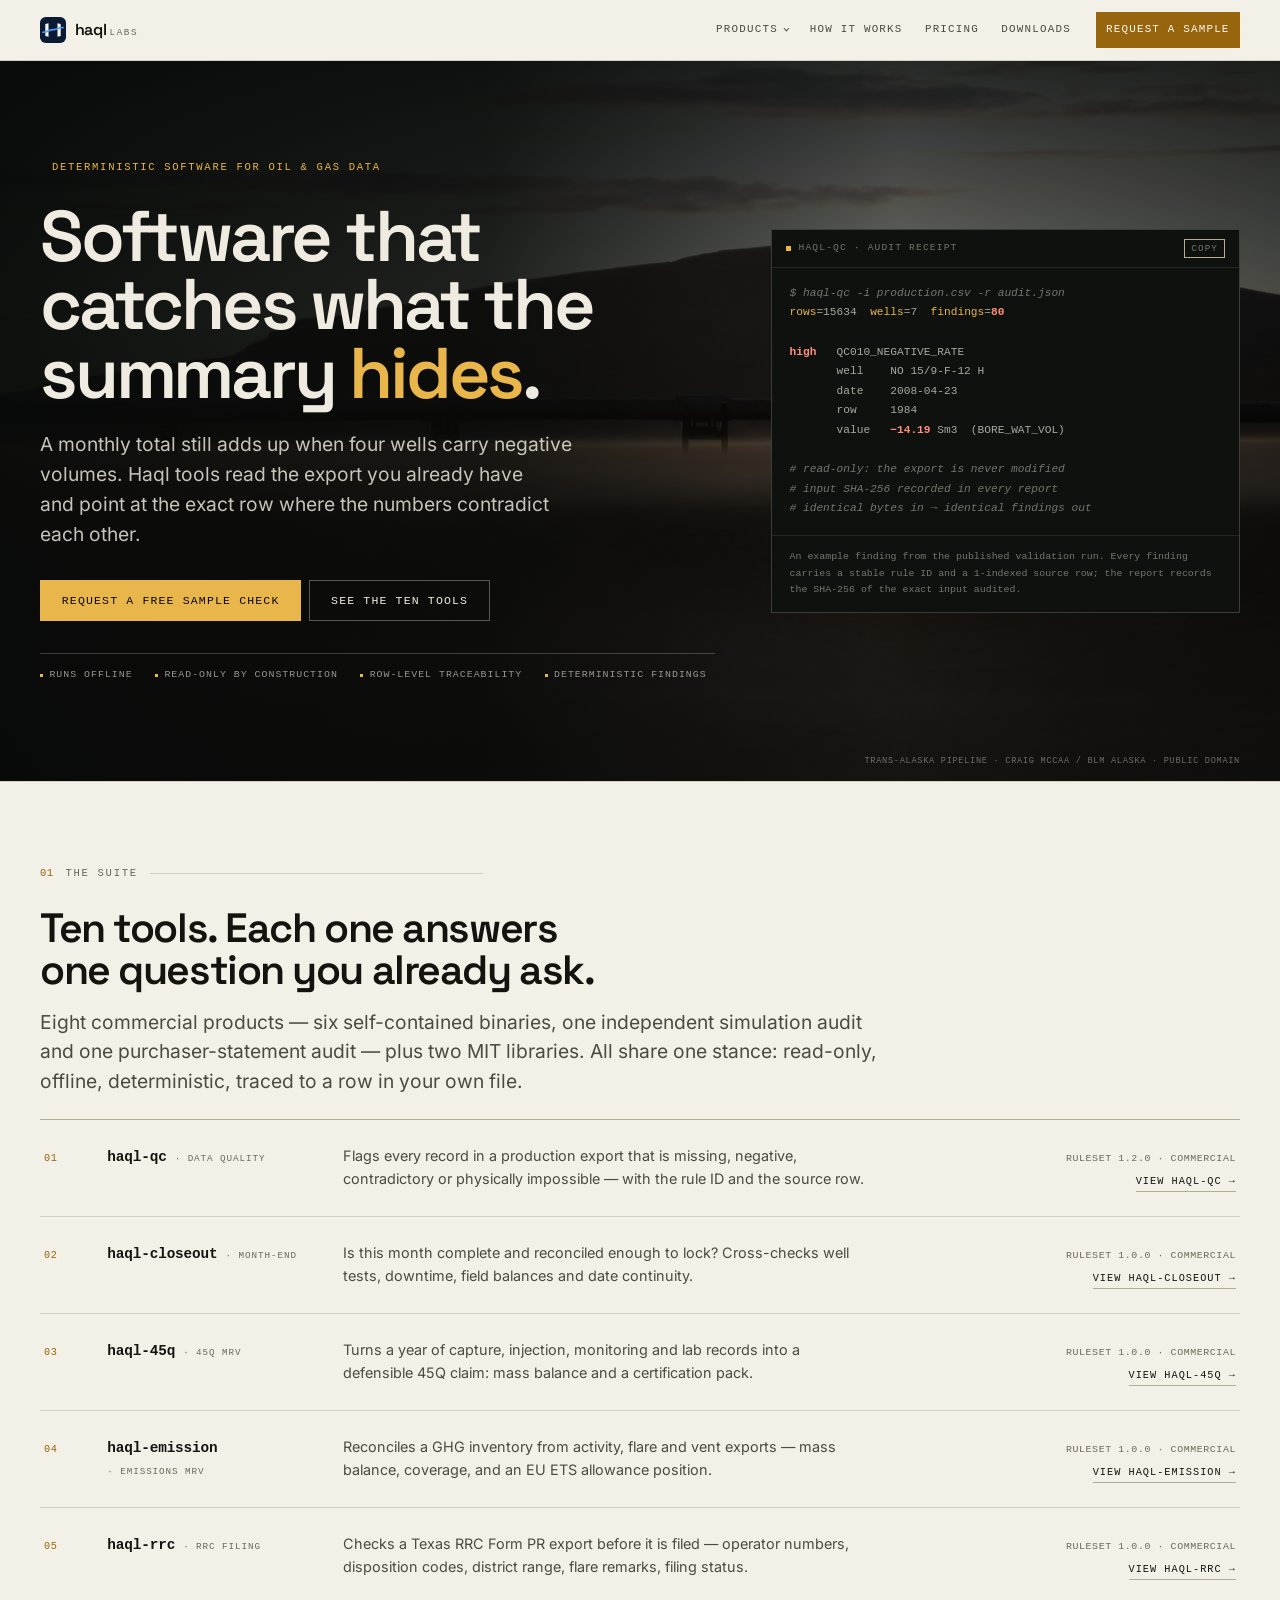
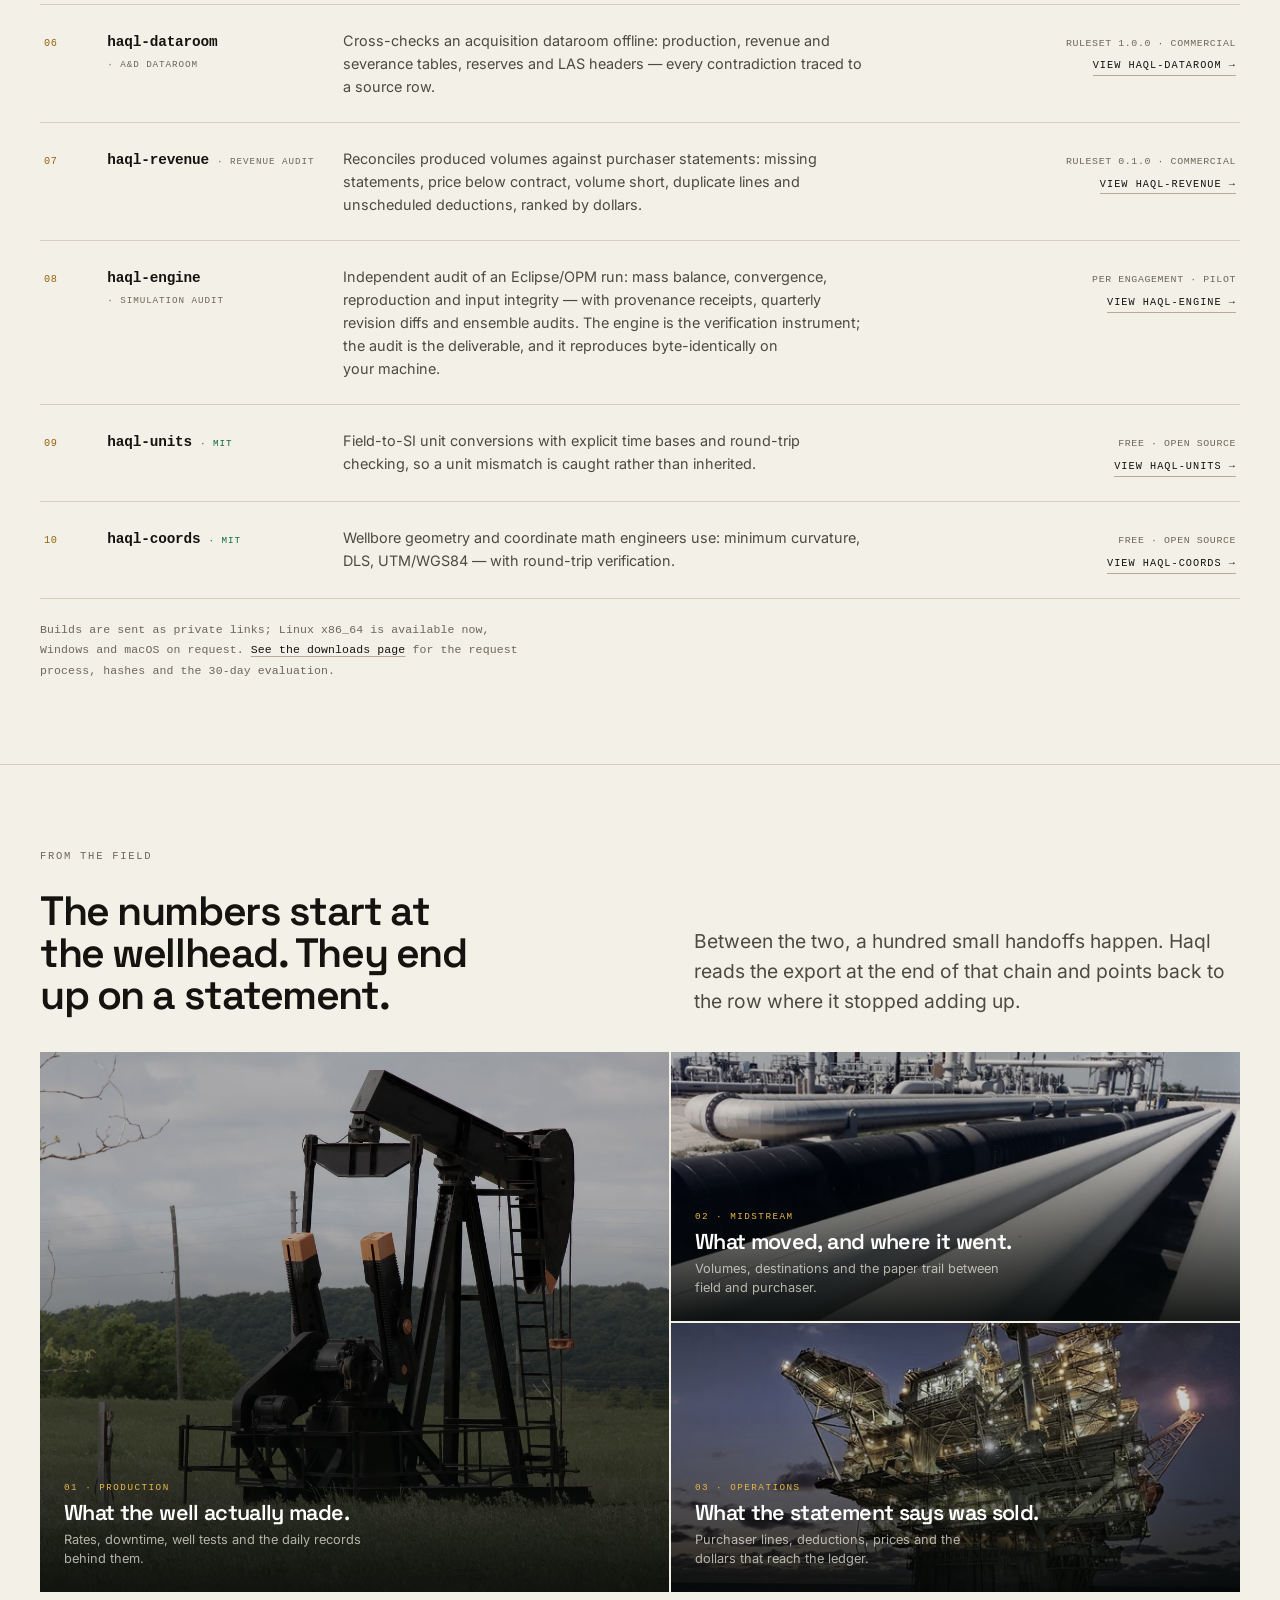
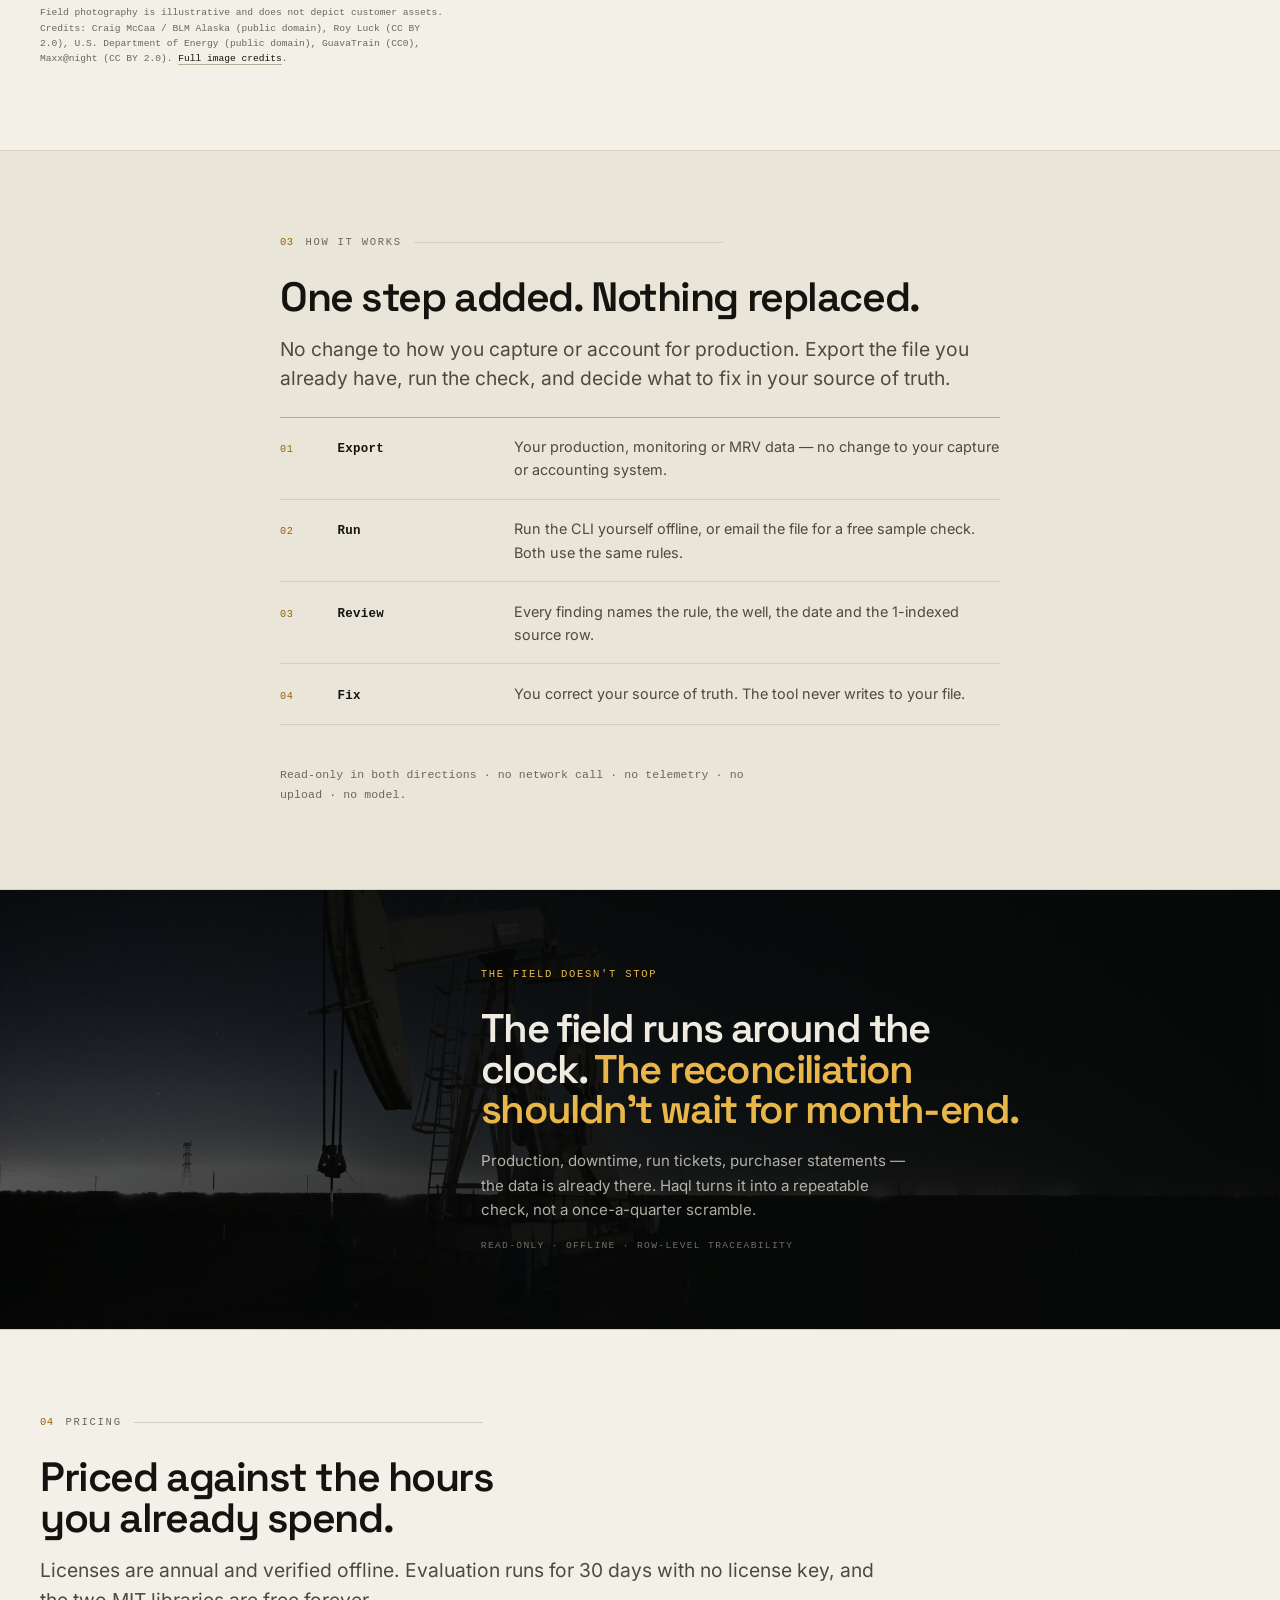
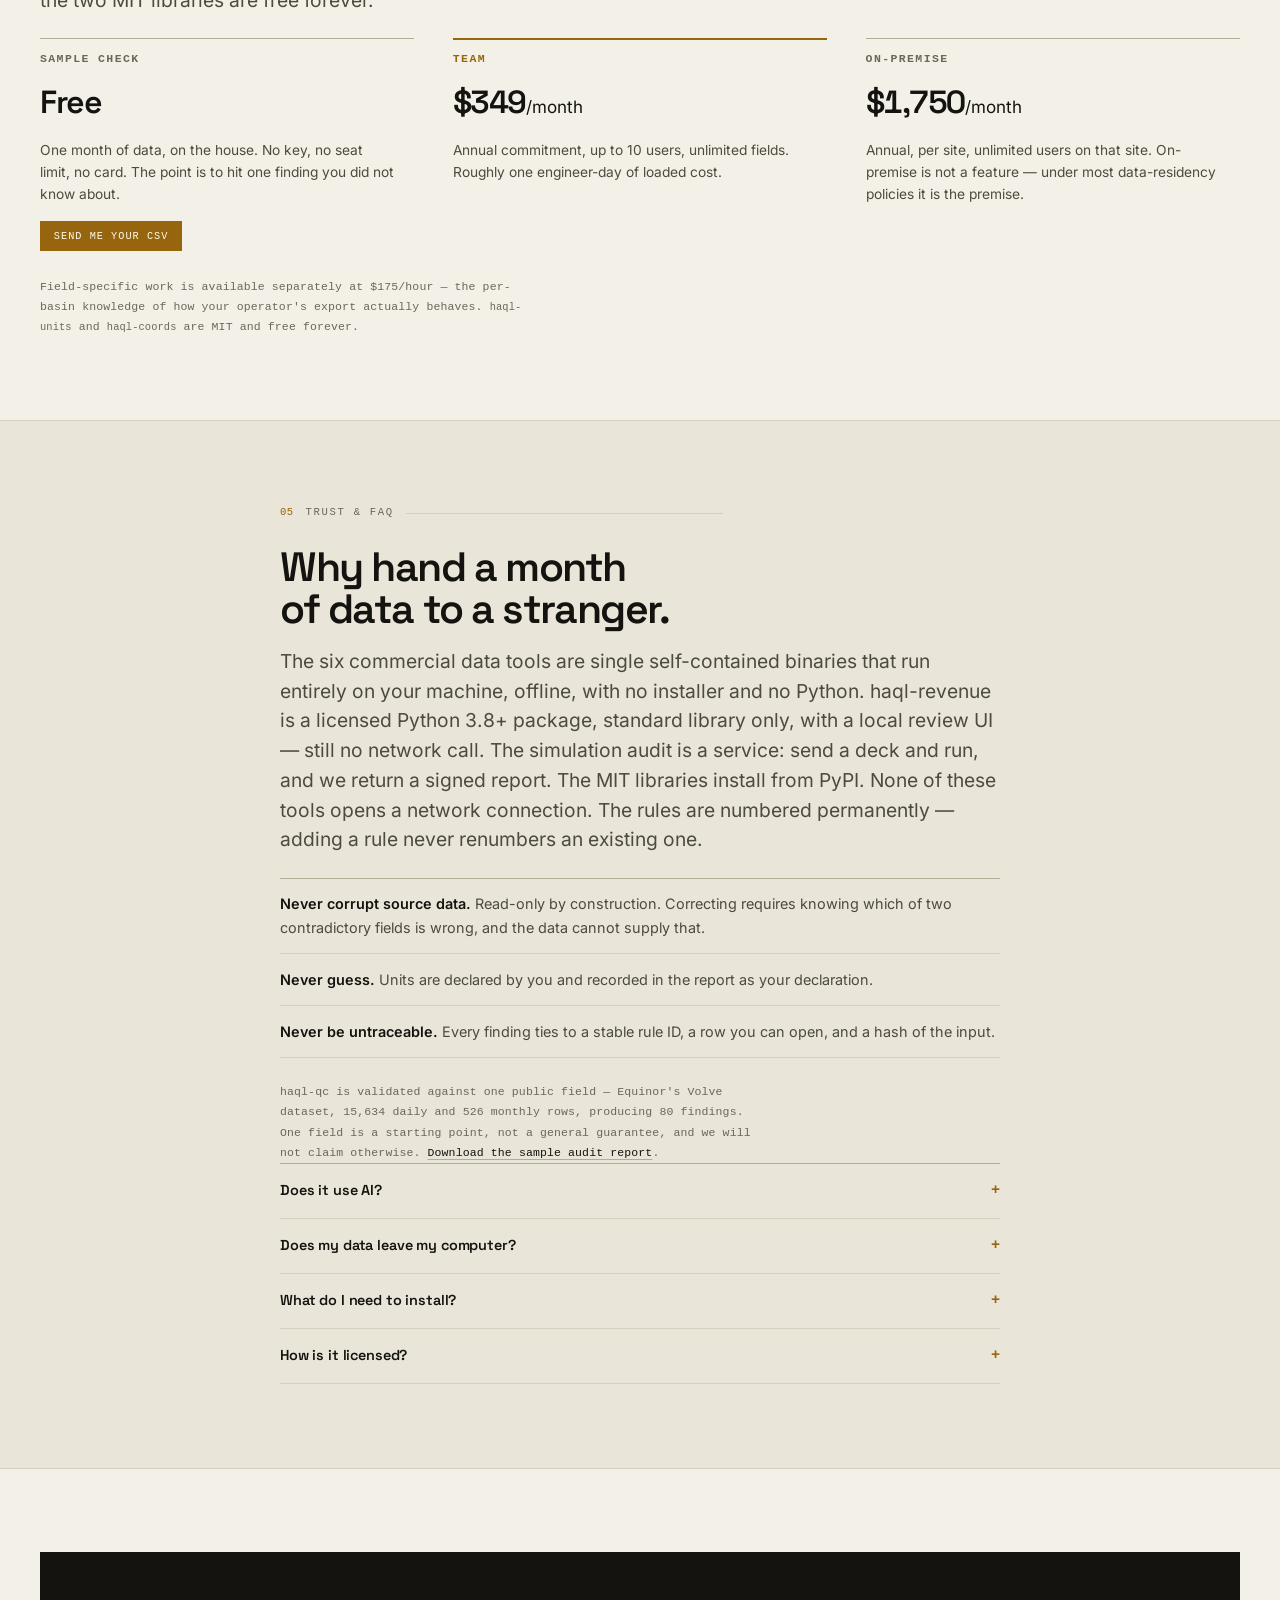
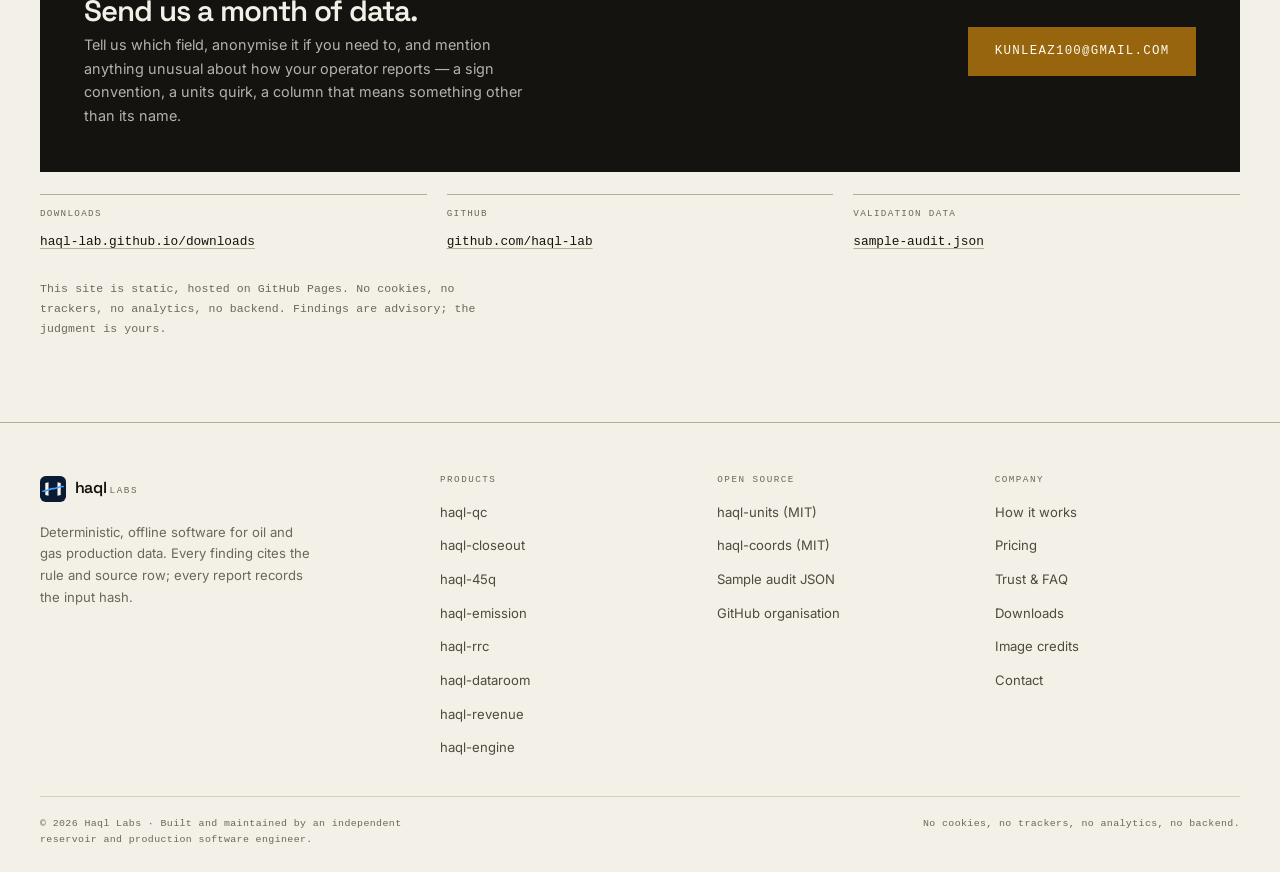
<file: index.html>
<!DOCTYPE html>
<html lang="en">
<head>
<meta charset="UTF-8">
<meta name="viewport" content="width=device-width, initial-scale=1">
<title>Haql Labs — Deterministic software for oil & gas data</title>
<meta name="description" content="Deterministic, offline software for oil and gas data: production QC, month-end closeout, 45Q carbon credit MRV, emissions/GHG inventory MRV, Texas RRC filing QC, A&amp;D dataroom QC, simulation audit, units and coordinates. No AI, no cloud uploads.">
<link rel="canonical" href="https://haql-lab.github.io/">
<meta property="og:type" content="website">
<meta property="og:site_name" content="Haql Labs">
<meta property="og:title" content="Haql Labs — Catch what the summary hides">
<meta property="og:description" content="Deterministic, offline tools for oil and gas data: production QC, closeout, 45Q, emissions MRV, RRC filing QC, A&amp;D dataroom QC, simulation audit, units, coordinates. Every finding cites a row and rule ID.">
<meta property="og:url" content="https://haql-lab.github.io/">
<meta property="og:image" content="https://haql-lab.github.io/assets/img/og-cover.png">
<meta property="og:image:width" content="1200">
<meta property="og:image:height" content="630">
<meta property="og:image:alt" content="Haql Labs — catch what the summary hides, over a sunset view of the Trans-Alaska Pipeline">
<meta name="twitter:card" content="summary_large_image">
<meta name="twitter:title" content="Haql Labs — Catch what the summary hides">
<meta name="twitter:description" content="Deterministic, offline tools for oil and gas data: production QC, closeout, 45Q, emissions MRV, RRC filing QC, A&amp;D dataroom QC, simulation audit, units, coordinates. Offline, traceable, and transparent.">
<meta name="twitter:image" content="https://haql-lab.github.io/assets/img/og-cover.png">
<meta name="twitter:image:alt" content="Haql Labs — catch what the summary hides, over a sunset view of the Trans-Alaska Pipeline">
<meta name="theme-color" content="#faf9f5" media="(prefers-color-scheme: light)">
<meta name="theme-color" content="#0c100f" media="(prefers-color-scheme: dark)">
<link rel="icon" href="favicon.ico" sizes="32x32">
<link rel="icon" href="favicon.svg" type="image/svg+xml">
<link rel="apple-touch-icon" href="assets/img/apple-touch-icon.png">
<link rel="manifest" href="site.webmanifest">
<link rel="preload" href="assets/fonts/inter-latin-var.woff2" as="font" type="font/woff2" crossorigin>
<link rel="preload" href="assets/fonts/space-grotesk-latin-var.woff2" as="font" type="font/woff2" crossorigin>
<link rel="preload" as="image" href="assets/img/field/pipeline-2000.webp" type="image/webp" imagesrcset="assets/img/field/pipeline-1000.webp 1000w, assets/img/field/pipeline-2000.webp 2000w" imagesizes="100vw" fetchpriority="high">
<link rel="stylesheet" href="assets/css/style.css">
<script type="application/ld+json">
{
  "@context": "https://schema.org",
  "@type": "Organization",
  "name": "Haql Labs",
  "url": "https://haql-lab.github.io/",
  "logo": "https://haql-lab.github.io/assets/img/icon-512.png",
  "email": "kunleaz100@gmail.com",
  "description": "Haql Labs builds deterministic, offline software for oil and gas production data: production QC, month-end closeout, 45Q and emissions MRV, Texas RRC filing QC, A&D dataroom QC and simulation audit.",
  "sameAs": ["https://github.com/haql-lab"]
}
</script>
</head>
<body>
<a class="skip" href="#main">Skip to content</a>

<header class="hdr">
  <div class="wrap hdr__in">
    <a class="brand" href="index.html" aria-label="Haql Labs — home">
      <span class="brand__mark" aria-hidden="true"><svg viewBox="0 0 32 32" width="26" height="26" focusable="false"><rect width="32" height="32" rx="7" fill="#0B1B33"/><path fill="#F6F4EE" d="M6.5 8.6 L10.5 7.75 L10.5 24.25 L6.5 23.4 Z"/><path fill="#F6F4EE" d="M21.5 7.75 L25.5 8.6 L25.5 23.4 L21.5 24.25 Z"/><path d="M3.6 18.75 C 9.9 18.75, 11.4 15.6, 16 15.6 C 20.6 15.6, 22.1 12.9, 28.4 12.9" fill="none" stroke="#4F9BFF" stroke-width="2.1" stroke-linecap="round"/></svg></span>
      <span class="brand__word">haql<span class="brand__lab">Labs</span></span>
    </a>
    <button class="burger" type="button" aria-expanded="false" aria-controls="nav" aria-label="Open menu">
      <span></span><span></span><span></span>
    </button>
    <nav class="nav" id="nav" aria-label="Main">
      <details class="menu">
        <summary>Products</summary>
        <div class="menu__panel">
          <a class="menu__item" href="haql-qc.html"><b>haql-qc</b><span>Production data quality</span></a>
          <a class="menu__item" href="haql-closeout.html"><b>haql-closeout</b><span>Month-end closeout</span></a>
          <a class="menu__item" href="haql-45q.html"><b>haql-45q</b><span>45Q credit claims</span></a>
          <a class="menu__item" href="haql-emission.html"><b>haql-emission</b><span>GHG &amp; EU ETS MRV</span></a>
          <a class="menu__item" href="haql-rrc.html"><b>haql-rrc</b><span>Texas RRC Form PR</span></a>
          <a class="menu__item" href="haql-dataroom.html"><b>haql-dataroom</b><span>A&amp;D dataroom QC</span></a>
          <a class="menu__item" href="haql-revenue.html"><b>haql-revenue</b><span>Purchaser statements</span></a>
          <a class="menu__item" href="haql-engine.html"><b>haql-engine</b><span>Simulation audit</span></a>
          <a class="menu__item" href="haql-units.html"><b>haql-units</b><span>Unit conversions · MIT</span></a>
          <a class="menu__item" href="haql-coords.html"><b>haql-coords</b><span>Wellbore math · MIT</span></a>
          <a class="menu__all" href="index.html#tools">All ten tools →</a>
        </div>
      </details>
      <a href="index.html#how">How it works</a>
      <a href="index.html#pricing">Pricing</a>
      <a href="downloads.html">Downloads</a>
      <a class="nav__cta" href="mailto:kunleaz100@gmail.com?subject=Free%20sample%20check%20request">Request a sample</a>
    </nav>
  </div>
</header>

<main id="main">

<!-- ============ HERO ============ -->
<section class="hero hero--field" id="top">
  <div class="hero__media" aria-hidden="true">
    <picture>
      <source type="image/webp" srcset="assets/img/field/pipeline-1000.webp 1000w, assets/img/field/pipeline-2000.webp 2000w" sizes="100vw">
      <img src="assets/img/field/pipeline-2000.jpg" srcset="assets/img/field/pipeline-1000.jpg 1000w, assets/img/field/pipeline-2000.jpg 2000w" sizes="100vw" alt="" width="2000" height="1100" fetchpriority="high" decoding="async">
    </picture>
  </div>
  <div class="hero__veil" aria-hidden="true"></div>
  <div class="wrap hero__in">
    <div class="hero__copy">
      <p class="eyebrow">Deterministic software for oil &amp; gas data</p>
      <h1>Software that catches what the summary <em>hides</em>.</h1>
      <p class="lede">A monthly total still adds up when four wells carry negative volumes. Haql tools read the export you already have and point at the exact row where the numbers contradict each other.</p>
      <div class="cta">
        <a class="btn btn--p" href="mailto:kunleaz100@gmail.com?subject=Free%20sample%20check%20request">Request a free sample check</a>
        <a class="btn btn--s" href="#tools">See the ten tools</a>
      </div>
      <ul class="proof">
        <li>Runs offline</li>
        <li>Read-only by construction</li>
        <li>Row-level traceability</li>
        <li>Deterministic findings</li>
      </ul>
    </div>

    <div class="hero__panel">
      <div class="panel__bar"><span class="dot"></span>haql-qc · audit receipt</div>
      <pre class="panel__body" tabindex="0" aria-label="Example report output"><span class="c">$ haql-qc -i production.csv -r audit.json</span>
<span class="k">rows</span>=15634  <span class="k">wells</span>=7  <span class="k">findings</span>=<span class="w">80</span>

<span class="r">high</span>   QC010_NEGATIVE_RATE
       well    NO 15/9-F-12 H
       date    2008-04-23
       row     1984
       value   <span class="r">−14.19</span> Sm3  (BORE_WAT_VOL)

<span class="c"># read-only: the export is never modified</span>
<span class="c"># input SHA-256 recorded in every report</span>
<span class="c"># identical bytes in → identical findings out</span></pre>
      <p class="panel__cap">An example finding from the published validation run. Every finding carries a stable rule ID and a 1-indexed source row; the report records the SHA-256 of the exact input audited.</p>
    </div>
  </div>
  <p class="hero__credit">Trans-Alaska Pipeline · Craig McCaa / BLM Alaska · Public domain</p>
</section>

<!-- ============ TOOLS ============ -->
<section class="sec" id="tools">
  <div class="wrap">
    <p class="eyebrow">The suite</p>
    <h2>Ten tools. Each one answers one question you already ask.</h2>
    <p class="lede lede--c">Eight commercial products — six self-contained binaries, one independent simulation audit and one purchaser-statement audit — plus two MIT libraries. All share one stance: read-only, offline, deterministic, traced to a row in your own file.</p>

    <div class="suite">
      <article class="product">
        <div class="product__hd"><h3>haql-qc</h3><span class="pill">Data quality</span></div>
        <p>Flags every record in a production export that is missing, negative, contradictory or physically impossible — with the rule ID and the source row.</p>
        <div class="product__meta"><span>ruleset 1.2.0 · commercial</span><a class="product__link" href="haql-qc.html">View haql-qc</a></div>
      </article>

      <article class="product">
        <div class="product__hd"><h3>haql-closeout</h3><span class="pill">Month-end</span></div>
        <p>Is this month complete and reconciled enough to lock? Cross-checks well tests, downtime, field balances and date continuity.</p>
        <div class="product__meta"><span>ruleset 1.0.0 · commercial</span><a class="product__link" href="haql-closeout.html">View haql-closeout</a></div>
      </article>

      <article class="product">
        <div class="product__hd"><h3>haql-45q</h3><span class="pill">45Q MRV</span></div>
        <p>Turns a year of capture, injection, monitoring and lab records into a defensible 45Q claim: mass balance and a certification pack.</p>
        <div class="product__meta"><span>ruleset 1.0.0 · commercial</span><a class="product__link" href="haql-45q.html">View haql-45q</a></div>
      </article>

      <article class="product">
        <div class="product__hd"><h3>haql-emission</h3><span class="pill">Emissions MRV</span></div>
        <p>Reconciles a GHG inventory from activity, flare and vent exports — mass balance, coverage, and an EU ETS allowance position.</p>
        <div class="product__meta"><span>ruleset 1.0.0 · commercial</span><a class="product__link" href="haql-emission.html">View haql-emission</a></div>
      </article>

      <article class="product">
        <div class="product__hd"><h3>haql-rrc</h3><span class="pill">RRC filing</span></div>
        <p>Checks a Texas RRC Form PR export before it is filed — operator numbers, disposition codes, district range, flare remarks, filing status.</p>
        <div class="product__meta"><span>ruleset 1.0.0 · commercial</span><a class="product__link" href="haql-rrc.html">View haql-rrc</a></div>
      </article>

      <article class="product">
        <div class="product__hd"><h3>haql-dataroom</h3><span class="pill">A&amp;D dataroom</span></div>
        <p>Cross-checks an acquisition dataroom offline: production, revenue and severance tables, reserves and LAS headers — every contradiction traced to a source row.</p>
        <div class="product__meta"><span>ruleset 1.0.0 · commercial</span><a class="product__link" href="haql-dataroom.html">View haql-dataroom</a></div>
      </article>

      <article class="product">
        <div class="product__hd"><h3>haql-revenue</h3><span class="pill">Revenue audit</span></div>
        <p>Reconciles produced volumes against purchaser statements: missing statements, price below contract, volume short, duplicate lines and unscheduled deductions, ranked by dollars.</p>
        <div class="product__meta"><span>ruleset 0.1.0 · commercial</span><a class="product__link" href="haql-revenue.html">View haql-revenue</a></div>
      </article>

      <article class="product">
        <div class="product__hd"><h3>haql-engine</h3><span class="pill">Simulation audit</span></div>
        <p>Independent audit of an Eclipse/OPM run: mass balance, convergence, reproduction and input integrity — with provenance receipts, quarterly revision diffs and ensemble audits. The engine is the verification instrument; the audit is the deliverable, and it reproduces byte-identically on your machine.</p>
        <div class="product__meta"><span>per engagement · pilot</span><a class="product__link" href="haql-engine.html">View haql-engine</a></div>
      </article>

      <article class="product">
        <div class="product__hd"><h3>haql-units</h3><span class="pill pill--open">MIT</span></div>
        <p>Field-to-SI unit conversions with explicit time bases and round-trip checking, so a unit mismatch is caught rather than inherited.</p>
        <div class="product__meta"><span>free · open source</span><a class="product__link" href="haql-units.html">View haql-units</a></div>
      </article>

      <article class="product">
        <div class="product__hd"><h3>haql-coords</h3><span class="pill pill--open">MIT</span></div>
        <p>Wellbore geometry and coordinate math engineers use: minimum curvature, DLS, UTM/WGS84 — with round-trip verification.</p>
        <div class="product__meta"><span>free · open source</span><a class="product__link" href="haql-coords.html">View haql-coords</a></div>
      </article>
    </div>

    <p class="fine mt-4">Builds are sent as private links; Linux x86_64 is available now, Windows and macOS on request. <a href="downloads.html">See the downloads page</a> for the request process, hashes and the 30-day evaluation.</p>
  </div>
</section>

<!-- ============ FROM THE FIELD ============ -->
<section class="sec field" id="field">
  <div class="wrap">
    <div class="field__hd">
      <div>
        <p class="eyebrow">From the field</p>
        <h2>The numbers start at the wellhead. They end up on a statement.</h2>
      </div>
      <p class="lede">Between the two, a hundred small handoffs happen. Haql reads the export at the end of that chain and points back to the row where it stopped adding up.</p>
    </div>

    <div class="field__grid">
      <figure class="field__card field__card--lg">
        <picture>
          <source type="image/webp" srcset="assets/img/field/pumpjack-600.webp 600w, assets/img/field/pumpjack-1200.webp 1200w" sizes="(max-width: 860px) 100vw, 55vw">
          <img src="assets/img/field/pumpjack-1200.jpg" srcset="assets/img/field/pumpjack-600.jpg 600w, assets/img/field/pumpjack-1200.jpg 1200w" sizes="(max-width: 860px) 100vw, 55vw" alt="A pumpjack operating in a grass field at Glenn Pool, Oklahoma" width="1200" height="1000" loading="lazy" decoding="async">
        </picture>
        <figcaption class="field__cap">
          <span class="field__num">01 · Production</span>
          <b>What the well actually made.</b>
          <p>Rates, downtime, well tests and the daily records behind them.</p>
        </figcaption>
      </figure>

      <figure class="field__card">
        <picture>
          <source type="image/webp" srcset="assets/img/field/pipes-600.webp 600w, assets/img/field/pipes-1200.webp 1200w" sizes="(max-width: 860px) 100vw, 45vw">
          <img src="assets/img/field/pipes-1200.jpg" srcset="assets/img/field/pipes-600.jpg 600w, assets/img/field/pipes-1200.jpg 1200w" sizes="(max-width: 860px) 100vw, 45vw" alt="Large crude oil pipes at the Bryan Mound Strategic Petroleum Reserve site in Texas" width="1200" height="600" loading="lazy" decoding="async">
        </picture>
        <figcaption class="field__cap">
          <span class="field__num">02 · Midstream</span>
          <b>What moved, and where it went.</b>
          <p>Volumes, destinations and the paper trail between field and purchaser.</p>
        </figcaption>
      </figure>

      <figure class="field__card">
        <picture>
          <source type="image/webp" srcset="assets/img/field/holstein-600.webp 600w, assets/img/field/holstein-1200.webp 1200w" sizes="(max-width: 860px) 100vw, 45vw">
          <img src="assets/img/field/holstein-1200.jpg" srcset="assets/img/field/holstein-600.jpg 600w, assets/img/field/holstein-1200.jpg 1200w" sizes="(max-width: 860px) 100vw, 45vw" alt="The Holstein offshore oil platform lit at dusk in the Gulf of Mexico" width="1200" height="600" loading="lazy" decoding="async">
        </picture>
        <figcaption class="field__cap">
          <span class="field__num">03 · Operations</span>
          <b>What the statement says was sold.</b>
          <p>Purchaser lines, deductions, prices and the dollars that reach the ledger.</p>
        </figcaption>
      </figure>
    </div>

    <p class="field__note">Field photography is illustrative and does not depict customer assets. Credits: Craig McCaa / BLM Alaska (public domain), Roy Luck (CC BY 2.0), U.S. Department of Energy (public domain), GuavaTrain (CC0), Maxx@night (CC BY 2.0). <a href="credits.html">Full image credits</a>.</p>
  </div>
</section>

<!-- ============ HOW IT WORKS ============ -->
<section class="sec sec--alt" id="how">
  <div class="wrap wrap--narrow">
    <p class="eyebrow">How it works</p>
    <h2>One step added. Nothing replaced.</h2>
    <p class="lede">No change to how you capture or account for production. Export the file you already have, run the check, and decide what to fix in your source of truth.</p>

    <ol class="flow">
      <li><b>Export</b><span>Your production, monitoring or MRV data — no change to your capture or accounting system.</span></li>
      <li><b>Run</b><span>Run the CLI yourself offline, or email the file for a free sample check. Both use the same rules.</span></li>
      <li><b>Review</b><span>Every finding names the rule, the well, the date and the 1-indexed source row.</span></li>
      <li><b>Fix</b><span>You correct your source of truth. The tool never writes to your file.</span></li>
    </ol>

    <p class="fine mt-4">Read-only in both directions · no network call · no telemetry · no upload · no model.</p>
  </div>
</section>

<!-- ============ FIELD BAND ============ -->
<section class="field-band" aria-label="Field perspective">
  <div class="field-band__media" aria-hidden="true">
    <picture>
      <source type="image/webp" srcset="assets/img/field/horsehead-1000.webp 1000w, assets/img/field/horsehead-2000.webp 2000w" sizes="100vw">
      <img src="assets/img/field/horsehead-2000.jpg" srcset="assets/img/field/horsehead-1000.jpg 1000w, assets/img/field/horsehead-2000.jpg 2000w" sizes="100vw" alt="" width="2000" height="900" loading="lazy" decoding="async">
    </picture>
  </div>
  <div class="wrap field-band__in">
    <div class="field-band__copy">
      <p class="eyebrow">The field doesn't stop</p>
      <blockquote>The field runs around the clock. <em>The reconciliation shouldn't wait for month-end.</em></blockquote>
      <p>Production, downtime, run tickets, purchaser statements — the data is already there. Haql turns it into a repeatable check, not a once-a-quarter scramble.</p>
      <p class="field-band__meta">Read-only · Offline · Row-level traceability</p>
    </div>
  </div>
</section>

<!-- ============ PRICING ============ -->
<section class="sec" id="pricing">
  <div class="wrap">
    <p class="eyebrow">Pricing</p>
    <h2>Priced against the hours you already spend.</h2>
    <p class="lede lede--c">Licenses are annual and verified offline. Evaluation runs for 30 days with no license key, and the two MIT libraries are free forever.</p>

    <div class="tiers">
      <div class="tier">
        <h3>Sample check</h3>
        <p class="tier__p"><b>Free</b></p>
        <p>One month of data, on the house. No key, no seat limit, no card. The point is to hit one finding you did not know about.</p>
        <a class="btn btn--p btn--sm" href="mailto:kunleaz100@gmail.com?subject=Free%20sample%20check%20request">Send me your CSV</a>
      </div>
      <div class="tier tier--mid">
        <h3>Team</h3>
        <p class="tier__p"><b>$349</b>/month</p>
        <p>Annual commitment, up to 10 users, unlimited fields. Roughly one engineer-day of loaded cost.</p>
      </div>
      <div class="tier">
        <h3>On-premise</h3>
        <p class="tier__p"><b>$1,750</b>/month</p>
        <p>Annual, per site, unlimited users on that site. On-premise is not a feature — under most data-residency policies it is the premise.</p>
      </div>
    </div>

    <p class="fine">Field-specific work is available separately at $175/hour — the per-basin knowledge of how your operator's export actually behaves. <span class="mono">haql-units</span> and <span class="mono">haql-coords</span> are MIT and free forever.</p>
  </div>
</section>

<!-- ============ TRUST / FAQ ============ -->
<section class="sec sec--alt" id="faq">
  <div class="wrap wrap--narrow">
    <p class="eyebrow">Trust &amp; FAQ</p>
    <h2>Why hand a month of data to a stranger.</h2>
    <p class="lede">The six commercial data tools are single self-contained binaries that run entirely on your machine, offline, with no installer and no Python. haql-revenue is a licensed Python 3.8+ package, standard library only, with a local review UI — still no network call. The simulation audit is a service: send a deck and run, and we return a signed report. The MIT libraries install from PyPI. None of these tools opens a network connection. The rules are numbered permanently — adding a rule never renumbers an existing one.</p>
    <ul class="plain">
      <li><b>Never corrupt source data.</b> Read-only by construction. Correcting requires knowing which of two contradictory fields is wrong, and the data cannot supply that.</li>
      <li><b>Never guess.</b> Units are declared by you and recorded in the report as your declaration.</li>
      <li><b>Never be untraceable.</b> Every finding ties to a stable rule ID, a row you can open, and a hash of the input.</li>
    </ul>
    <p class="fine">haql-qc is validated against one public field — Equinor's Volve dataset, 15,634 daily and 526 monthly rows, producing 80 findings. One field is a starting point, not a general guarantee, and we will not claim otherwise. <a href="sample-audit.json" download>Download the sample audit report</a>.</p>

    <details><summary>Does it use AI?</summary><p>No. Every rule is deterministic arithmetic on your data — comparisons, monotonicity checks, medians. No model, no network call. Running the same file twice gives the same answer.</p></details>
    <details><summary>Does my data leave my computer?</summary><p>Run locally, nothing leaves your machine — the code makes no outbound calls. If you use the free sample check, you choose to email us the file, and you can ask for it back anonymised or deleted.</p></details>
    <details><summary>What do I need to install?</summary><p>Nothing, if you use the free sample check. To run the tools yourself, request a private build link from the <a href="downloads.html">downloads page</a> — no Python, nothing else to configure. <span class="mono">haql-revenue</span> is the exception: it runs from Python 3.8+ with no third-party packages. Linux x86_64 is available now; Windows and macOS builds are made on request.</p></details>
    <details><summary>How is it licensed?</summary><p>The commercial tools are proprietary: running them requires a signed Ed25519 token carrying company, tier, seats and expiry, verified entirely offline. No activation server. <span class="mono">haql-units</span> and <span class="mono">haql-coords</span> are MIT and need no license.</p></details>
  </div>
</section>

<!-- ============ CONTACT ============ -->
<section class="sec" id="contact">
  <div class="wrap">
    <div class="band">
      <div>
        <h2>Send us a month of data.</h2>
        <p>Tell us which field, anonymise it if you need to, and mention anything unusual about how your operator reports — a sign convention, a units quirk, a column that means something other than its name.</p>
      </div>
      <div>
        <a class="btn btn--p btn--lg" href="mailto:kunleaz100@gmail.com?subject=Free%20sample%20check%20request">kunleaz100@gmail.com</a>
      </div>
    </div>
    <div class="links mt-4">
      <div><b>Downloads</b><a href="downloads.html">haql-lab.github.io/downloads</a></div>
      <div><b>GitHub</b><a href="https://github.com/haql-lab" rel="noopener">github.com/haql-lab</a></div>
      <div><b>Validation data</b><a href="sample-audit.json" download>sample-audit.json</a></div>
    </div>
    <p class="fine">This site is static, hosted on GitHub Pages. No cookies, no trackers, no analytics, no backend. Findings are advisory; the judgment is yours.</p>
  </div>
</section>

</main>

<footer class="ftr">
  <div class="wrap">
    <div class="ftr__top">
      <div class="ftr__brand">
        <a class="brand" href="index.html" aria-label="Haql Labs — home">
          <span class="brand__mark" aria-hidden="true"><svg viewBox="0 0 32 32" width="26" height="26" focusable="false"><rect width="32" height="32" rx="7" fill="#0B1B33"/><path fill="#F6F4EE" d="M6.5 8.6 L10.5 7.75 L10.5 24.25 L6.5 23.4 Z"/><path fill="#F6F4EE" d="M21.5 7.75 L25.5 8.6 L25.5 23.4 L21.5 24.25 Z"/><path d="M3.6 18.75 C 9.9 18.75, 11.4 15.6, 16 15.6 C 20.6 15.6, 22.1 12.9, 28.4 12.9" fill="none" stroke="#4F9BFF" stroke-width="2.1" stroke-linecap="round"/></svg></span>
          <span class="brand__word">haql<span class="brand__lab">Labs</span></span>
        </a>
        <p>Deterministic, offline software for oil and gas production data. Every finding cites the rule and source row; every report records the input hash.</p>
      </div>
      <div class="ftr__col">
        <h2>Products</h2>
        <ul>
          <li><a href="haql-qc.html">haql-qc</a></li>
          <li><a href="haql-closeout.html">haql-closeout</a></li>
          <li><a href="haql-45q.html">haql-45q</a></li>
          <li><a href="haql-emission.html">haql-emission</a></li>
          <li><a href="haql-rrc.html">haql-rrc</a></li>
          <li><a href="haql-dataroom.html">haql-dataroom</a></li>
          <li><a href="haql-revenue.html">haql-revenue</a></li>
          <li><a href="haql-engine.html">haql-engine</a></li>
        </ul>
      </div>
      <div class="ftr__col">
        <h2>Open source</h2>
        <ul>
          <li><a href="haql-units.html">haql-units (MIT)</a></li>
          <li><a href="haql-coords.html">haql-coords (MIT)</a></li>
          <li><a href="sample-audit.json" download>Sample audit JSON</a></li>
          <li><a href="https://github.com/haql-lab" rel="noopener">GitHub organisation</a></li>
        </ul>
      </div>
      <div class="ftr__col">
        <h2>Company</h2>
        <ul>
          <li><a href="index.html#how">How it works</a></li>
          <li><a href="index.html#pricing">Pricing</a></li>
          <li><a href="index.html#faq">Trust &amp; FAQ</a></li>
          <li><a href="downloads.html">Downloads</a></li>
          <li><a href="credits.html">Image credits</a></li>
          <li><a href="mailto:kunleaz100@gmail.com">Contact</a></li>
        </ul>
      </div>
    </div>
    <div class="ftr__bottom">
      <p>© <span id="yr">2026</span> Haql Labs · Built and maintained by an independent reservoir and production software engineer.</p>
      <p>No cookies, no trackers, no analytics, no backend.</p>
    </div>
  </div>
</footer>

<script src="assets/js/main.js" defer></script>
</body>
</html>
</file>
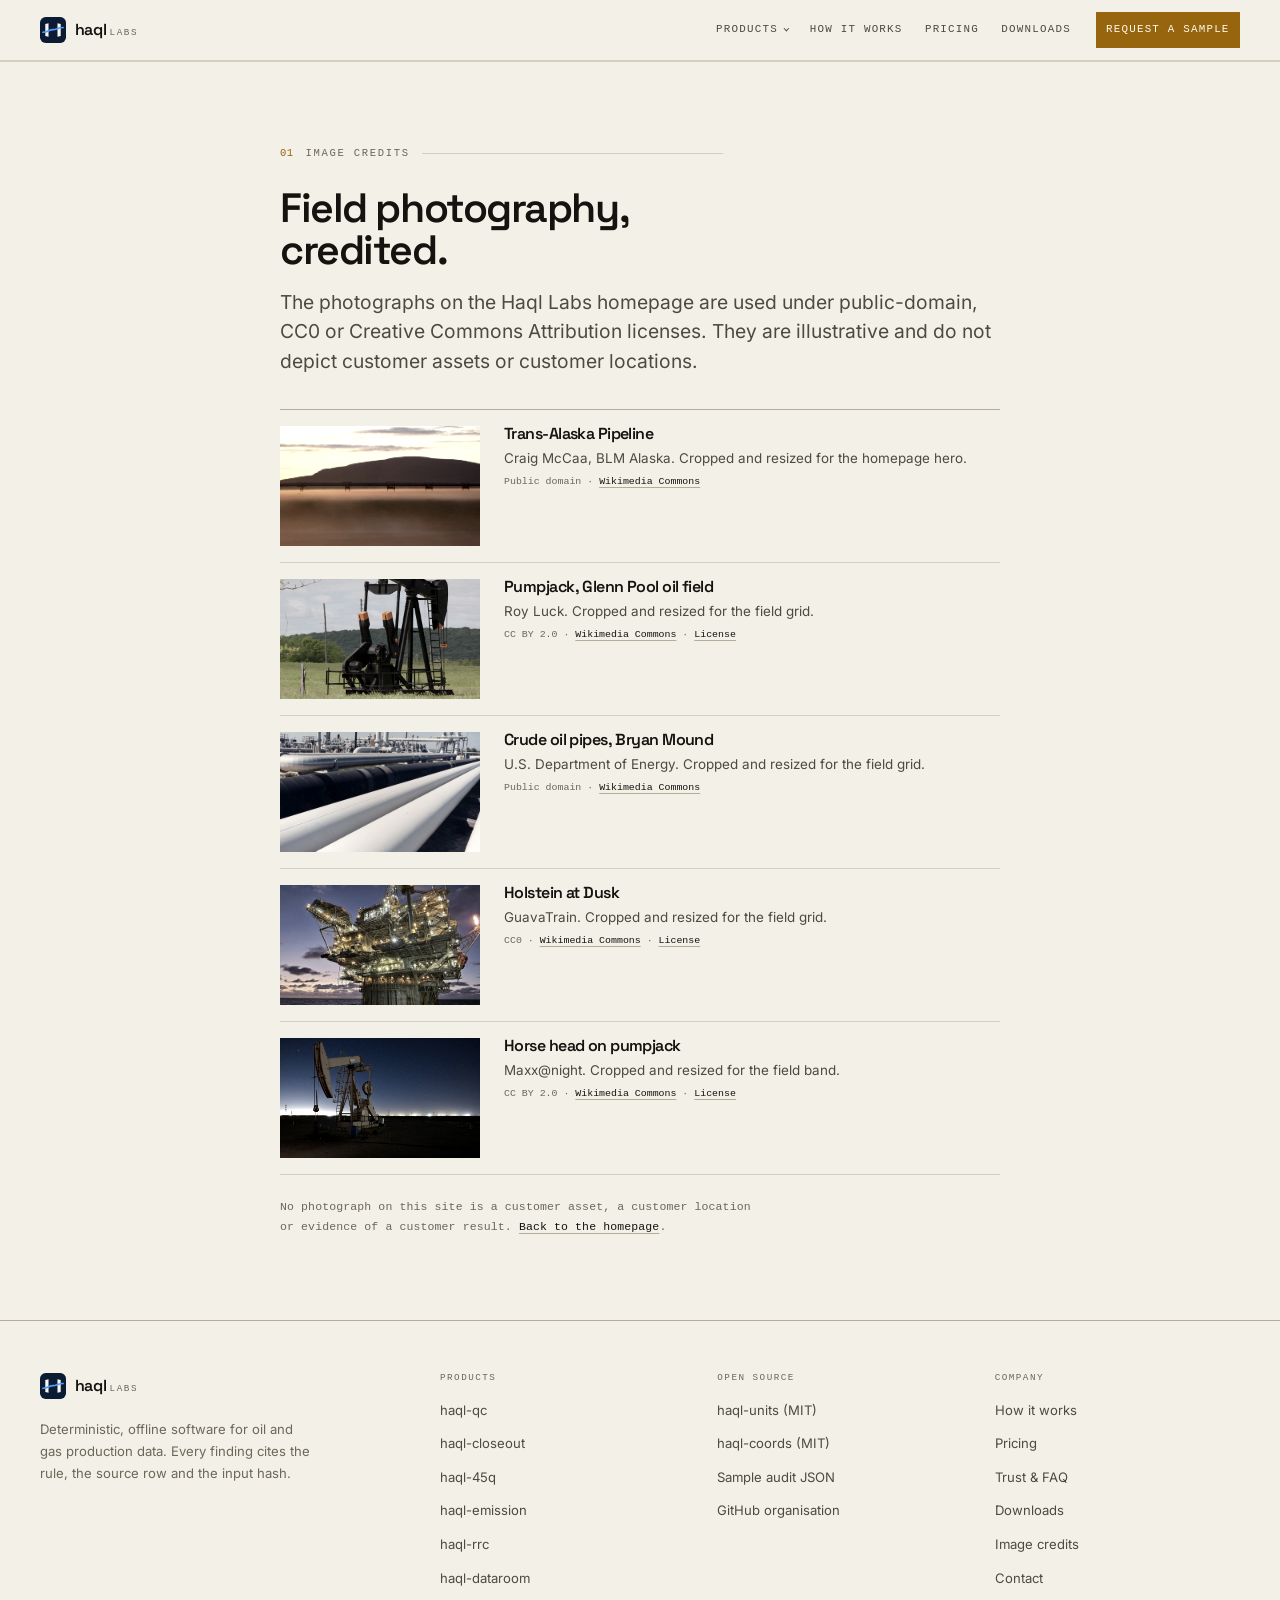
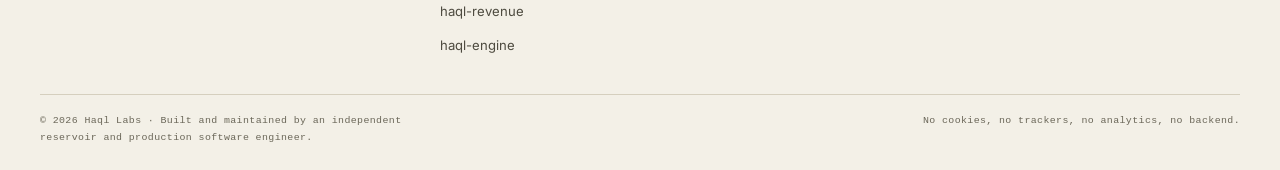
<file: credits.html>
<!DOCTYPE html>
<html lang="en">
<head>
<meta charset="UTF-8">
<meta name="viewport" content="width=device-width, initial-scale=1">
<title>Image credits — Haql Labs</title>
<meta name="description" content="Photography credits and licenses for the Haql Labs website.">
<link rel="canonical" href="https://haql-lab.github.io/credits.html">
<meta name="theme-color" content="#faf9f5" media="(prefers-color-scheme: light)">
<meta name="theme-color" content="#0c100f" media="(prefers-color-scheme: dark)">
<link rel="icon" href="favicon.ico" sizes="32x32">
<link rel="icon" href="favicon.svg" type="image/svg+xml">
<link rel="apple-touch-icon" href="assets/img/apple-touch-icon.png">
<link rel="manifest" href="site.webmanifest">
<link rel="preload" href="assets/fonts/inter-latin-var.woff2" as="font" type="font/woff2" crossorigin>
<link rel="preload" href="assets/fonts/space-grotesk-latin-var.woff2" as="font" type="font/woff2" crossorigin>
<link rel="stylesheet" href="assets/css/style.css">
</head>
<body>
<a class="skip" href="#main">Skip to content</a>

<header class="hdr">
  <div class="wrap hdr__in">
    <a class="brand" href="index.html" aria-label="Haql Labs — home">
      <span class="brand__mark" aria-hidden="true"><svg viewBox="0 0 32 32" width="26" height="26" focusable="false"><rect width="32" height="32" rx="7" fill="#0B1B33"/><path fill="#F6F4EE" d="M6.5 8.6 L10.5 7.75 L10.5 24.25 L6.5 23.4 Z"/><path fill="#F6F4EE" d="M21.5 7.75 L25.5 8.6 L25.5 23.4 L21.5 24.25 Z"/><path d="M3.6 18.75 C 9.9 18.75, 11.4 15.6, 16 15.6 C 20.6 15.6, 22.1 12.9, 28.4 12.9" fill="none" stroke="#4F9BFF" stroke-width="2.1" stroke-linecap="round"/></svg></span>
      <span class="brand__word">haql<span class="brand__lab">Labs</span></span>
    </a>
    <button class="burger" type="button" aria-expanded="false" aria-controls="nav" aria-label="Open menu">
      <span></span><span></span><span></span>
    </button>
    <nav class="nav" id="nav" aria-label="Main">
      <details class="menu">
        <summary>Products</summary>
        <div class="menu__panel">
          <a class="menu__item" href="haql-qc.html"><b>haql-qc</b><span>Production data quality</span></a>
          <a class="menu__item" href="haql-closeout.html"><b>haql-closeout</b><span>Month-end closeout</span></a>
          <a class="menu__item" href="haql-45q.html"><b>haql-45q</b><span>45Q credit claims</span></a>
          <a class="menu__item" href="haql-emission.html"><b>haql-emission</b><span>GHG &amp; EU ETS MRV</span></a>
          <a class="menu__item" href="haql-rrc.html"><b>haql-rrc</b><span>Texas RRC Form PR</span></a>
          <a class="menu__item" href="haql-dataroom.html"><b>haql-dataroom</b><span>A&amp;D dataroom QC</span></a>
          <a class="menu__item" href="haql-revenue.html"><b>haql-revenue</b><span>Purchaser statements</span></a>
          <a class="menu__item" href="haql-engine.html"><b>haql-engine</b><span>Simulation audit</span></a>
          <a class="menu__item" href="haql-units.html"><b>haql-units</b><span>Unit conversions · MIT</span></a>
          <a class="menu__item" href="haql-coords.html"><b>haql-coords</b><span>Wellbore math · MIT</span></a>
          <a class="menu__all" href="index.html#tools">All ten tools →</a>
        </div>
      </details>
      <a href="index.html#how">How it works</a>
      <a href="index.html#pricing">Pricing</a>
      <a href="downloads.html">Downloads</a>
      <a class="nav__cta" href="mailto:kunleaz100@gmail.com?subject=Free%20sample%20check%20request">Request a sample</a>
    </nav>
  </div>
</header>

<main id="main">
  <section class="sec credits-page">
    <div class="wrap wrap--narrow">
      <p class="eyebrow">Image credits</p>
      <h1>Field photography, credited.</h1>
      <p class="lede">The photographs on the Haql Labs homepage are used under public-domain, CC0 or Creative Commons Attribution licenses. They are illustrative and do not depict customer assets or customer locations.</p>

      <div class="credits">
        <article class="credit">
          <img src="assets/img/field/pipeline-1000.jpg" alt="The Trans-Alaska Pipeline suspended above ground fog at sunset" width="1000" height="550" loading="lazy">
          <div>
            <h2>Trans-Alaska Pipeline</h2>
            <p>Craig McCaa, BLM Alaska. Cropped and resized for the homepage hero.</p>
            <p class="credit__meta">Public domain · <a href="https://commons.wikimedia.org/wiki/File:Trans-Alaska_Pipeline_(50833330231).jpg" rel="noopener">Wikimedia Commons</a></p>
          </div>
        </article>

        <article class="credit">
          <img src="assets/img/field/pumpjack-600.jpg" alt="A pumpjack in a grass field at Glenn Pool, Oklahoma" width="600" height="500" loading="lazy">
          <div>
            <h2>Pumpjack, Glenn Pool oil field</h2>
            <p>Roy Luck. Cropped and resized for the field grid.</p>
            <p class="credit__meta">CC BY 2.0 · <a href="https://commons.wikimedia.org/wiki/File:Pumpjack,_Glenn_Pool_oil_field_OK.jpg" rel="noopener">Wikimedia Commons</a> · <a href="https://creativecommons.org/licenses/by/2.0/" rel="noopener">License</a></p>
          </div>
        </article>

        <article class="credit">
          <img src="assets/img/field/pipes-600.jpg" alt="Large crude oil pipes at the Bryan Mound Strategic Petroleum Reserve site in Texas" width="600" height="300" loading="lazy">
          <div>
            <h2>Crude oil pipes, Bryan Mound</h2>
            <p>U.S. Department of Energy. Cropped and resized for the field grid.</p>
            <p class="credit__meta">Public domain · <a href="https://commons.wikimedia.org/wiki/File:Crude_oil_pipes_at_SPR_Bryan_Mound_site_near_Freeport,_TX.jpg" rel="noopener">Wikimedia Commons</a></p>
          </div>
        </article>

        <article class="credit">
          <img src="assets/img/field/holstein-600.jpg" alt="The Holstein offshore oil platform lit at dusk in the Gulf of Mexico" width="600" height="300" loading="lazy">
          <div>
            <h2>Holstein at Dusk</h2>
            <p>GuavaTrain. Cropped and resized for the field grid.</p>
            <p class="credit__meta">CC0 · <a href="https://commons.wikimedia.org/wiki/File:Holstein_at_Dusk.jpg" rel="noopener">Wikimedia Commons</a> · <a href="https://creativecommons.org/publicdomain/zero/1.0/" rel="noopener">License</a></p>
          </div>
        </article>

        <article class="credit">
          <img src="assets/img/field/horsehead-1000.jpg" alt="A pumpjack under a starry night sky in Texas" width="1000" height="450" loading="lazy">
          <div>
            <h2>Horse head on pumpjack</h2>
            <p>Maxx@night. Cropped and resized for the field band.</p>
            <p class="credit__meta">CC BY 2.0 · <a href="https://commons.wikimedia.org/wiki/File:Face._Horse_head_on_pumpjack._-_Flickr_-_Night_Photo.jpg" rel="noopener">Wikimedia Commons</a> · <a href="https://creativecommons.org/licenses/by/2.0/" rel="noopener">License</a></p>
          </div>
        </article>
      </div>

      <p class="fine mt-4">No photograph on this site is a customer asset, a customer location or evidence of a customer result. <a href="index.html">Back to the homepage</a>.</p>
    </div>
  </section>
</main>

<footer class="ftr">
  <div class="wrap">
    <div class="ftr__top">
      <div class="ftr__brand">
        <a class="brand" href="index.html" aria-label="Haql Labs — home">
          <span class="brand__mark" aria-hidden="true"><svg viewBox="0 0 32 32" width="26" height="26" focusable="false"><rect width="32" height="32" rx="7" fill="#0B1B33"/><path fill="#F6F4EE" d="M6.5 8.6 L10.5 7.75 L10.5 24.25 L6.5 23.4 Z"/><path fill="#F6F4EE" d="M21.5 7.75 L25.5 8.6 L25.5 23.4 L21.5 24.25 Z"/><path d="M3.6 18.75 C 9.9 18.75, 11.4 15.6, 16 15.6 C 20.6 15.6, 22.1 12.9, 28.4 12.9" fill="none" stroke="#4F9BFF" stroke-width="2.1" stroke-linecap="round"/></svg></span>
          <span class="brand__word">haql<span class="brand__lab">Labs</span></span>
        </a>
        <p>Deterministic, offline software for oil and gas production data. Every finding cites the rule, the source row and the input hash.</p>
      </div>
      <div class="ftr__col">
        <h2>Products</h2>
        <ul>
          <li><a href="haql-qc.html">haql-qc</a></li>
          <li><a href="haql-closeout.html">haql-closeout</a></li>
          <li><a href="haql-45q.html">haql-45q</a></li>
          <li><a href="haql-emission.html">haql-emission</a></li>
          <li><a href="haql-rrc.html">haql-rrc</a></li>
          <li><a href="haql-dataroom.html">haql-dataroom</a></li>
          <li><a href="haql-revenue.html">haql-revenue</a></li>
          <li><a href="haql-engine.html">haql-engine</a></li>
        </ul>
      </div>
      <div class="ftr__col">
        <h2>Open source</h2>
        <ul>
          <li><a href="haql-units.html">haql-units (MIT)</a></li>
          <li><a href="haql-coords.html">haql-coords (MIT)</a></li>
          <li><a href="sample-audit.json" download>Sample audit JSON</a></li>
          <li><a href="https://github.com/haql-lab" rel="noopener">GitHub organisation</a></li>
        </ul>
      </div>
      <div class="ftr__col">
        <h2>Company</h2>
        <ul>
          <li><a href="index.html#how">How it works</a></li>
          <li><a href="index.html#pricing">Pricing</a></li>
          <li><a href="index.html#faq">Trust &amp; FAQ</a></li>
          <li><a href="downloads.html">Downloads</a></li>
          <li><a href="credits.html">Image credits</a></li>
          <li><a href="mailto:kunleaz100@gmail.com">Contact</a></li>
        </ul>
      </div>
    </div>
    <div class="ftr__bottom">
      <p>© <span id="yr">2026</span> Haql Labs · Built and maintained by an independent reservoir and production software engineer.</p>
      <p>No cookies, no trackers, no analytics, no backend.</p>
    </div>
  </div>
</footer>

<script src="assets/js/main.js" defer></script>
</body>
</html>
</file>
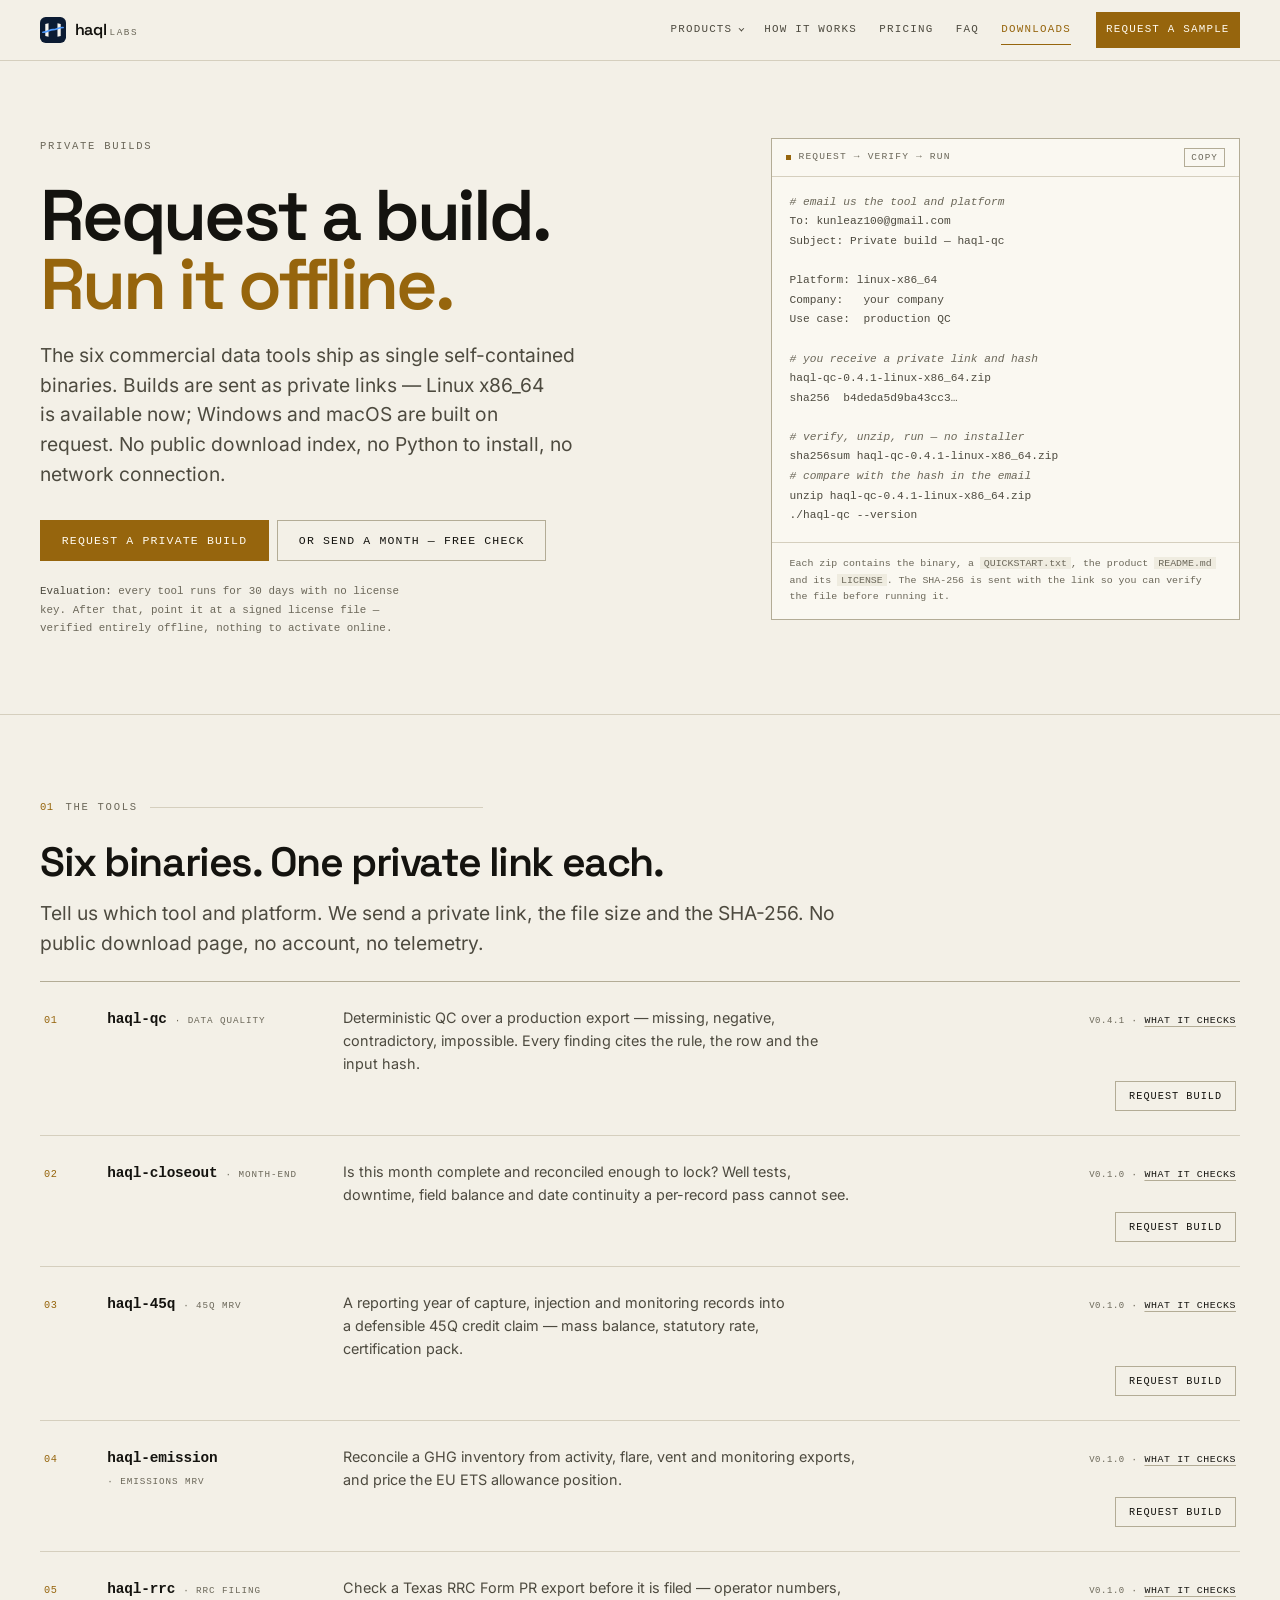
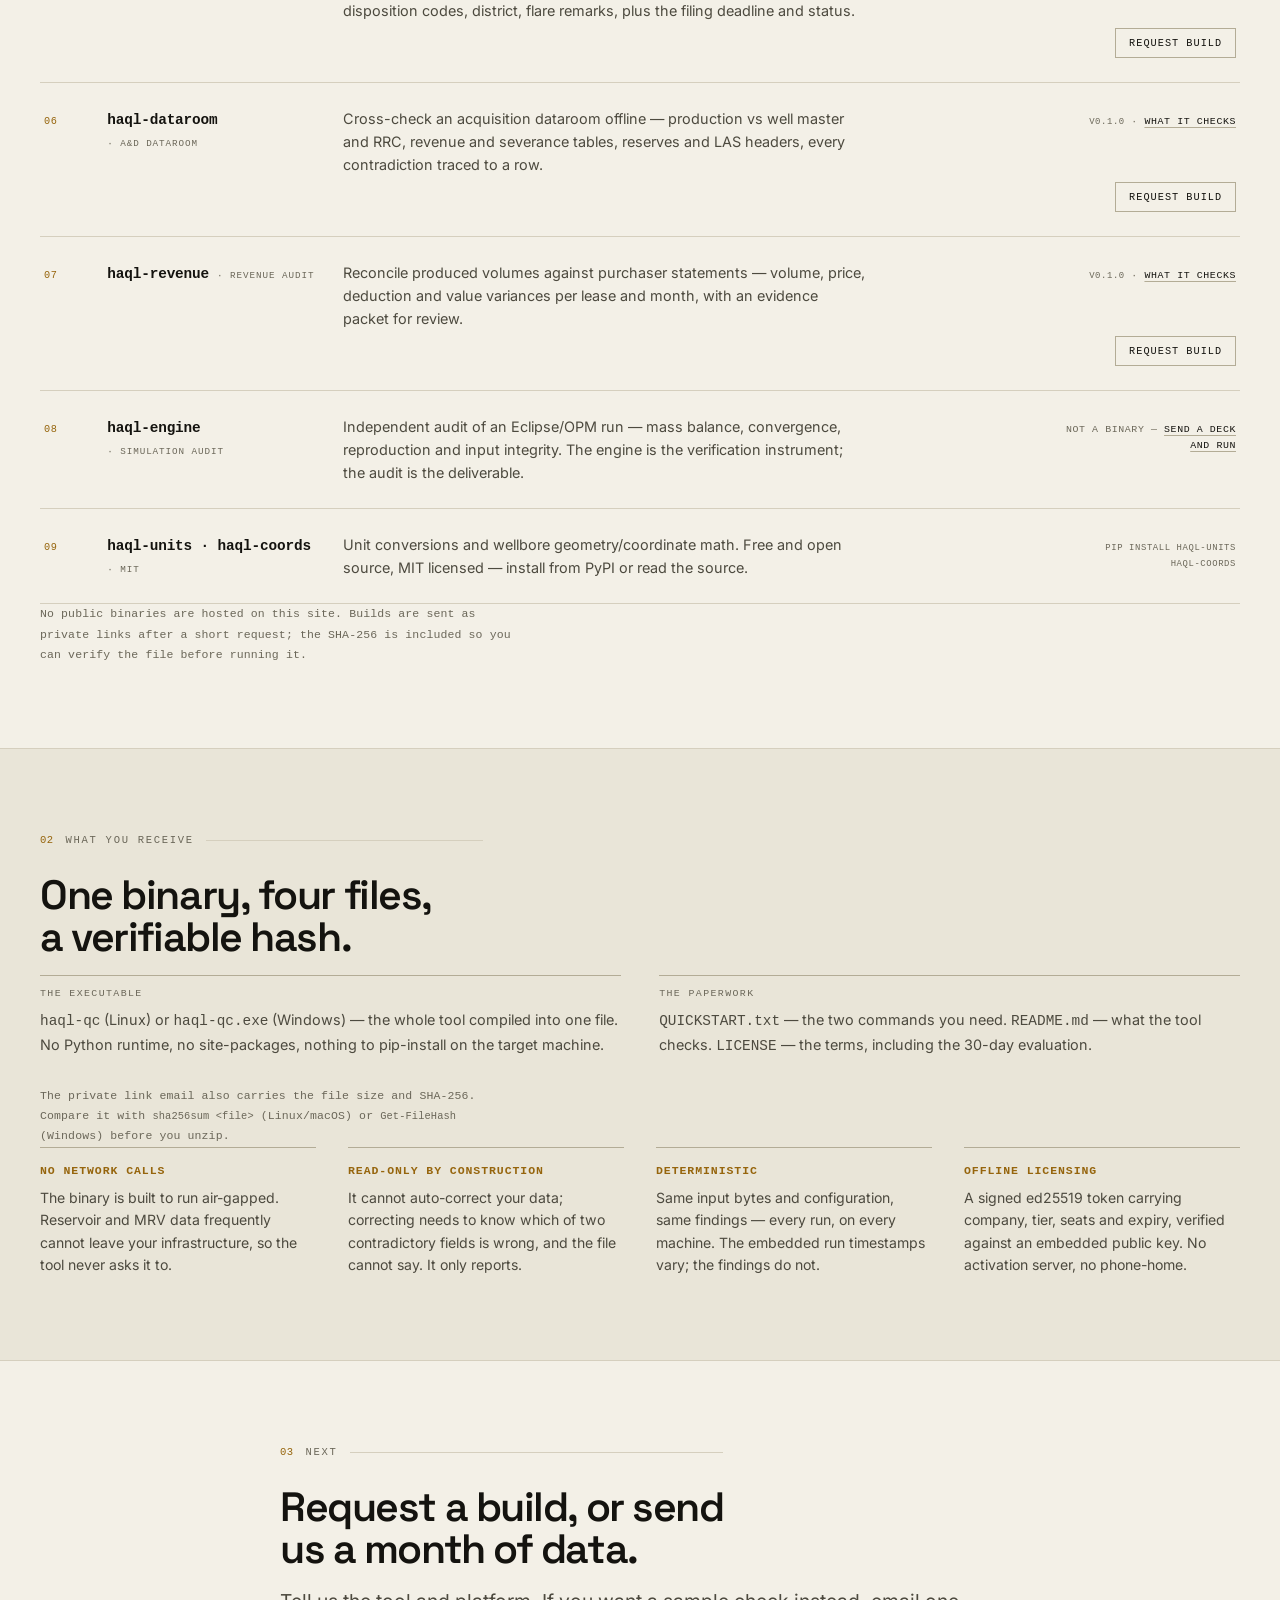
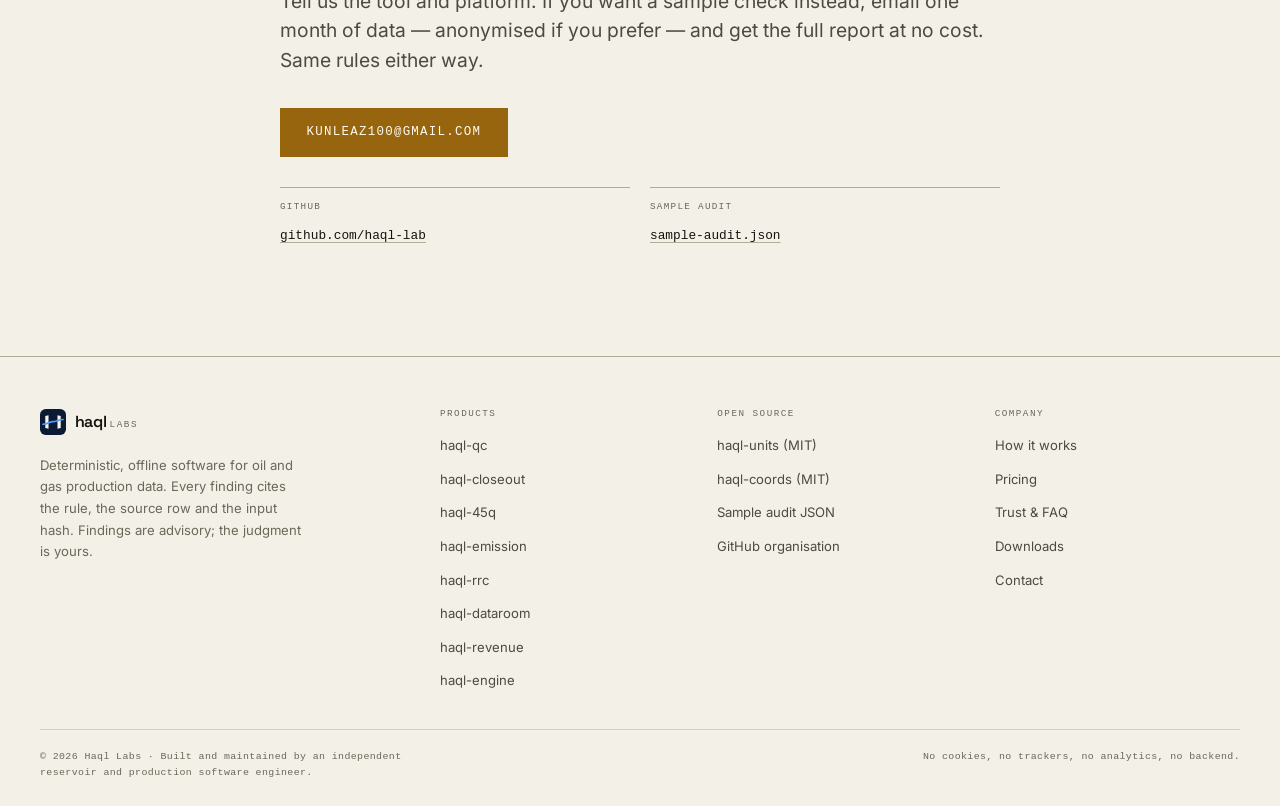
<file: downloads.html>
<!DOCTYPE html>
<html lang="en">
<head>
<meta charset="UTF-8">
<meta name="viewport" content="width=device-width, initial-scale=1">
<title>Private builds — Haql Labs</title>
<meta name="description" content="Request a private build of Haql Labs tools. Linux x86_64 builds are available now; Windows and macOS are built on request. Single self-contained binaries, offline, 30-day evaluation.">
<link rel="canonical" href="https://haql-lab.github.io/downloads.html">
<meta property="og:type" content="website">
<meta property="og:title" content="Private builds — Haql Labs tools">
<meta property="og:description" content="Single self-contained binaries, sent as private links. Linux x86_64 now; Windows and macOS on request. No Python, no installer, fully offline.">
<meta property="og:url" content="https://haql-lab.github.io/downloads.html">
<meta name="theme-color" content="#0c100f" media="(prefers-color-scheme: dark)">
<meta name="theme-color" content="#faf9f5" media="(prefers-color-scheme: light)">
<link rel="icon" href="favicon.ico" sizes="32x32">
<link rel="icon" href="favicon.svg" type="image/svg+xml">
<link rel="apple-touch-icon" href="assets/img/apple-touch-icon.png">
<link rel="manifest" href="site.webmanifest">
<link rel="preload" href="assets/fonts/inter-latin-var.woff2" as="font" type="font/woff2" crossorigin>
<link rel="preload" href="assets/fonts/space-grotesk-latin-var.woff2" as="font" type="font/woff2" crossorigin>
<meta property="og:site_name" content="Haql Labs">
<meta property="og:image" content="https://haql-lab.github.io/assets/img/og-cover.png">
<meta property="og:image:width" content="1200">
<meta property="og:image:height" content="630">
<meta property="og:image:alt" content="Haql Labs — deterministic, offline software for oil and gas data">
<meta name="twitter:card" content="summary_large_image">
<meta name="twitter:title" content="Private builds — Haql Labs tools">
<meta name="twitter:description" content="Single self-contained binaries, sent as private links. Linux x86_64 now; Windows and macOS on request. No Python, no installer, fully offline.">
<meta name="twitter:image" content="https://haql-lab.github.io/assets/img/og-cover.png">
<script type="application/ld+json">
{
  "@context": "https://schema.org",
  "@type": "Organization",
  "name": "Haql Labs",
  "url": "https://haql-lab.github.io/",
  "logo": "https://haql-lab.github.io/assets/img/icon-512.png",
  "email": "kunleaz100@gmail.com",
  "description": "Haql Labs builds deterministic, offline software for oil and gas production data.",
  "sameAs": ["https://github.com/haql-lab"]
}
</script>
<link rel="stylesheet" href="assets/css/style.css">
</head>
<body>
<a class="skip" href="#main">Skip to content</a>

<header class="hdr">
  <div class="wrap hdr__in">
    <a class="brand" href="index.html" aria-label="Haql Labs — home">
      <span class="brand__mark" aria-hidden="true"><svg viewBox="0 0 32 32" width="26" height="26" focusable="false"><rect width="32" height="32" rx="7" fill="#0B1B33"/><path fill="#F6F4EE" d="M6.5 8.6 L10.5 7.75 L10.5 24.25 L6.5 23.4 Z"/><path fill="#F6F4EE" d="M21.5 7.75 L25.5 8.6 L25.5 23.4 L21.5 24.25 Z"/><path d="M3.6 18.75 C 9.9 18.75, 11.4 15.6, 16 15.6 C 20.6 15.6, 22.1 12.9, 28.4 12.9" fill="none" stroke="#4F9BFF" stroke-width="2.1" stroke-linecap="round"/></svg></span>
      <span class="brand__word">haql<span class="brand__lab">Labs</span></span>
    </a>
    <button class="burger" type="button" aria-expanded="false" aria-controls="nav" aria-label="Open menu">
      <span></span><span></span><span></span>
    </button>
    <nav class="nav" id="nav" aria-label="Main">
      <details class="menu">
        <summary>Products</summary>
        <div class="menu__panel">
          <a class="menu__item" href="haql-qc.html"><b>haql-qc</b><span>Production data quality</span></a>
          <a class="menu__item" href="haql-closeout.html"><b>haql-closeout</b><span>Month-end closeout</span></a>
          <a class="menu__item" href="haql-45q.html"><b>haql-45q</b><span>45Q credit claims</span></a>
          <a class="menu__item" href="haql-emission.html"><b>haql-emission</b><span>GHG &amp; EU ETS MRV</span></a>
          <a class="menu__item" href="haql-rrc.html"><b>haql-rrc</b><span>Texas RRC Form PR</span></a>
          <a class="menu__item" href="haql-dataroom.html"><b>haql-dataroom</b><span>A&amp;D dataroom QC</span></a>
          <a class="menu__item" href="haql-revenue.html"><b>haql-revenue</b><span>Purchaser statements</span></a>
          <a class="menu__item" href="haql-engine.html"><b>haql-engine</b><span>Simulation audit</span></a>
          <a class="menu__item" href="haql-units.html"><b>haql-units</b><span>Unit conversions · MIT</span></a>
          <a class="menu__item" href="haql-coords.html"><b>haql-coords</b><span>Wellbore math · MIT</span></a>
          <a class="menu__all" href="index.html#tools">All ten tools →</a>
        </div>
      </details>
      <a href="index.html#how">How it works</a>
      <a href="index.html#pricing">Pricing</a>
      <a href="index.html#faq">FAQ</a>
      <a href="downloads.html">Downloads</a>
      <a class="nav__cta" href="mailto:kunleaz100@gmail.com?subject=Free%20sample%20check%20request">Request a sample</a>
    </nav>
  </div>
</header>

<main id="main">

<!-- ============ HERO ============ -->
<section class="hero" id="top">
  <div class="wrap hero__in">
    <div class="hero__copy">
      <p class="eyebrow">Private builds</p>
      <h1>Request a build. <em>Run it offline.</em></h1>
      <p class="lede">The six commercial data tools ship as single self-contained binaries. Builds are sent as private links — Linux x86_64 is available now; Windows and macOS are built on request. No public download index, no Python to install, no network connection.</p>
      <div class="cta">
        <a class="btn btn--p" href="mailto:kunleaz100@gmail.com?subject=Private%20build%20request">Request a private build</a>
        <a class="btn btn--s" href="mailto:kunleaz100@gmail.com?subject=Free%20sample%20check%20request">Or send a month — free check</a>
      </div>
      <p class="reassure"><b>Evaluation:</b> every tool runs for 30 days with no license key. After that, point it at a signed license file — verified entirely offline, nothing to activate online.</p>
    </div>

    <div class="hero__panel">
      <div class="panel__bar"><span class="dot"></span>request → verify → run</div>
      <pre class="panel__body" tabindex="0" aria-label="Example build request"><span class="c"># email us the tool and platform</span>
To: kunleaz100@gmail.com
Subject: Private build — haql-qc

Platform: linux-x86_64
Company:   your company
Use case:  production QC

<span class="c"># you receive a private link and hash</span>
haql-qc-0.4.1-linux-x86_64.zip
sha256  b4deda5d9ba43cc3…

<span class="c"># verify, unzip, run — no installer</span>
sha256sum haql-qc-0.4.1-linux-x86_64.zip
<span class="c"># compare with the hash in the email</span>
unzip haql-qc-0.4.1-linux-x86_64.zip
./haql-qc --version</pre>
      <p class="panel__cap">Each zip contains the binary, a <code>QUICKSTART.txt</code>, the product <code>README.md</code> and its <code>LICENSE</code>. The SHA-256 is sent with the link so you can verify the file before running it.</p>
    </div>
  </div>
</section>

<!-- ============ TOOLS ============ -->
<section class="sec" id="tools">
  <div class="wrap">
    <p class="eyebrow">The tools</p>
    <h2>Six binaries. One private link each.</h2>
    <p class="lede lede--c">Tell us which tool and platform. We send a private link, the file size and the SHA-256. No public download page, no account, no telemetry.</p>

    <div class="tools">
      <article class="tool">
        <div class="tool__hd"><h3>haql-qc</h3><span class="pill">Data quality</span></div>
        <p>Deterministic QC over a production export — missing, negative, contradictory, impossible. Every finding cites the rule, the row and the input hash.</p>
        <p class="fine"><span class="mono">v0.4.1</span> · <a href="haql-qc.html">what it checks</a></p>
        <p class="fine"><a class="btn btn--s btn--sm" href="mailto:kunleaz100@gmail.com?subject=Private%20build%20request%20%E2%80%94%20haql-qc">Request build</a></p>
      </article>

      <article class="tool">
        <div class="tool__hd"><h3>haql-closeout</h3><span class="pill">Month-end</span></div>
        <p>Is this month complete and reconciled enough to lock? Well tests, downtime, field balance and date continuity a per-record pass cannot see.</p>
        <p class="fine"><span class="mono">v0.1.0</span> · <a href="haql-closeout.html">what it checks</a></p>
        <p class="fine"><a class="btn btn--s btn--sm" href="mailto:kunleaz100@gmail.com?subject=Private%20build%20request%20%E2%80%94%20haql-closeout">Request build</a></p>
      </article>

      <article class="tool">
        <div class="tool__hd"><h3>haql-45q</h3><span class="pill">45Q MRV</span></div>
        <p>A reporting year of capture, injection and monitoring records into a defensible 45Q credit claim — mass balance, statutory rate, certification pack.</p>
        <p class="fine"><span class="mono">v0.1.0</span> · <a href="haql-45q.html">what it checks</a></p>
        <p class="fine"><a class="btn btn--s btn--sm" href="mailto:kunleaz100@gmail.com?subject=Private%20build%20request%20%E2%80%94%20haql-45q">Request build</a></p>
      </article>

      <article class="tool">
        <div class="tool__hd"><h3>haql-emission</h3><span class="pill">Emissions MRV</span></div>
        <p>Reconcile a GHG inventory from activity, flare, vent and monitoring exports, and price the EU ETS allowance position.</p>
        <p class="fine"><span class="mono">v0.1.0</span> · <a href="haql-emission.html">what it checks</a></p>
        <p class="fine"><a class="btn btn--s btn--sm" href="mailto:kunleaz100@gmail.com?subject=Private%20build%20request%20%E2%80%94%20haql-emission">Request build</a></p>
      </article>

      <article class="tool">
        <div class="tool__hd"><h3>haql-rrc</h3><span class="pill">RRC filing</span></div>
        <p>Check a Texas RRC Form PR export before it is filed — operator numbers, disposition codes, district, flare remarks, plus the filing deadline and status.</p>
        <p class="fine"><span class="mono">v0.1.0</span> · <a href="haql-rrc.html">what it checks</a></p>
        <p class="fine"><a class="btn btn--s btn--sm" href="mailto:kunleaz100@gmail.com?subject=Private%20build%20request%20%E2%80%94%20haql-rrc">Request build</a></p>
      </article>

      <article class="tool">
        <div class="tool__hd"><h3>haql-dataroom</h3><span class="pill">A&amp;D dataroom</span></div>
        <p>Cross-check an acquisition dataroom offline — production vs well master and RRC, revenue and severance tables, reserves and LAS headers, every contradiction traced to a row.</p>
        <p class="fine"><span class="mono">v0.1.0</span> · <a href="haql-dataroom.html">what it checks</a></p>
        <p class="fine"><a class="btn btn--s btn--sm" href="mailto:kunleaz100@gmail.com?subject=Private%20build%20request%20%E2%80%94%20haql-dataroom">Request build</a></p>
      </article>

      <article class="tool">
        <div class="tool__hd"><h3>haql-revenue</h3><span class="pill">Revenue audit</span></div>
        <p>Reconcile produced volumes against purchaser statements — volume, price, deduction and value variances per lease and month, with an evidence packet for review.</p>
        <p class="fine"><span class="mono">v0.1.0</span> · <a href="haql-revenue.html">what it checks</a></p>
        <p class="fine"><a class="btn btn--s btn--sm" href="mailto:kunleaz100@gmail.com?subject=Private%20build%20request%20%E2%80%94%20haql-revenue">Request build</a></p>
      </article>

      <article class="tool">
        <div class="tool__hd"><h3>haql-engine</h3><span class="pill">Simulation audit</span></div>
        <p>Independent audit of an Eclipse/OPM run — mass balance, convergence, reproduction and input integrity. The engine is the verification instrument; the audit is the deliverable.</p>
        <p class="fine">Not a binary — <a href="mailto:kunleaz100@gmail.com?subject=Simulation%20audit%20enquiry">send a deck and run</a></p>
      </article>

      <article class="tool">
        <div class="tool__hd"><h3>haql-units · haql-coords</h3><span class="pill">MIT</span></div>
        <p>Unit conversions and wellbore geometry/coordinate math. Free and open source, MIT licensed — install from PyPI or read the source.</p>
        <p class="fine"><code class="mono">pip install haql-units haql-coords</code></p>
      </article>
    </div>

    <p class="fine">No public binaries are hosted on this site. Builds are sent as private links after a short request; the SHA-256 is included so you can verify the file before running it.</p>
  </div>
</section>

<!-- ============ WHAT YOU RECEIVE ============ -->
<section class="sec sec--alt" id="inside">
  <div class="wrap">
    <p class="eyebrow">What you receive</p>
    <h2>One binary, four files, a verifiable hash.</h2>
    <div class="io">
      <div class="io__b">
        <h4>The executable</h4>
        <p class="zipbox"><code>haql-qc</code> (Linux) or <code>haql-qc.exe</code> (Windows) — the whole tool compiled into one file. No Python runtime, no site-packages, nothing to pip-install on the target machine.</p>
      </div>
      <div class="io__b">
        <h4>The paperwork</h4>
        <p class="zipbox"><code>QUICKSTART.txt</code> — the two commands you need. <code>README.md</code> — what the tool checks. <code>LICENSE</code> — the terms, including the 30-day evaluation.</p>
      </div>
    </div>
    <p class="fine">The private link email also carries the file size and SHA-256. Compare it with <code class="mono">sha256sum &lt;file&gt;</code> (Linux/macOS) or <code class="mono">Get-FileHash</code> (Windows) before you unzip.</p>
    <div class="ben">
      <div><b>No network calls</b><p>The binary is built to run air-gapped. Reservoir and MRV data frequently cannot leave your infrastructure, so the tool never asks it to.</p></div>
      <div><b>Read-only by construction</b><p>It cannot auto-correct your data; correcting needs to know which of two contradictory fields is wrong, and the file cannot say. It only reports.</p></div>
      <div><b>Deterministic</b><p>Same input bytes and configuration, same findings — every run, on every machine. The embedded run timestamps vary; the findings do not.</p></div>
      <div><b>Offline licensing</b><p>A signed ed25519 token carrying company, tier, seats and expiry, verified against an embedded public key. No activation server, no phone-home.</p></div>
    </div>
  </div>
</section>

<!-- ============ CONTACT ============ -->
<section class="sec" id="contact">
  <div class="wrap wrap--narrow">
    <p class="eyebrow">Next</p>
    <h2>Request a build, or send us a month of data.</h2>
    <p class="lede">Tell us the tool and platform. If you want a sample check instead, email one month of data — anonymised if you prefer — and get the full report at no cost. Same rules either way.</p>
    <a class="btn btn--p btn--lg" href="mailto:kunleaz100@gmail.com?subject=Private%20build%20request">kunleaz100@gmail.com</a>
    <div class="links">
      <div><b>GitHub</b><a href="https://github.com/haql-lab" rel="noopener">github.com/haql-lab</a></div>
      <div><b>Sample audit</b><a href="sample-audit.json" download>sample-audit.json</a></div>
    </div>
  </div>
</section>

</main>

<footer class="ftr">
  <div class="wrap">
    <div class="ftr__top">
      <div class="ftr__brand">
        <a class="brand" href="index.html" aria-label="Haql Labs — home">
          <span class="brand__mark" aria-hidden="true"><svg viewBox="0 0 32 32" width="26" height="26" focusable="false"><rect width="32" height="32" rx="7" fill="#0B1B33"/><path fill="#F6F4EE" d="M6.5 8.6 L10.5 7.75 L10.5 24.25 L6.5 23.4 Z"/><path fill="#F6F4EE" d="M21.5 7.75 L25.5 8.6 L25.5 23.4 L21.5 24.25 Z"/><path d="M3.6 18.75 C 9.9 18.75, 11.4 15.6, 16 15.6 C 20.6 15.6, 22.1 12.9, 28.4 12.9" fill="none" stroke="#4F9BFF" stroke-width="2.1" stroke-linecap="round"/></svg></span>
          <span class="brand__word">haql<span class="brand__lab">Labs</span></span>
        </a>
        <p>Deterministic, offline software for oil and gas production data. Every finding cites the rule, the source row and the input hash. Findings are advisory; the judgment is yours.</p>
      </div>
      <div class="ftr__col">
        <h2>Products</h2>
        <ul>
          <li><a href="haql-qc.html">haql-qc</a></li>
          <li><a href="haql-closeout.html">haql-closeout</a></li>
          <li><a href="haql-45q.html">haql-45q</a></li>
          <li><a href="haql-emission.html">haql-emission</a></li>
          <li><a href="haql-rrc.html">haql-rrc</a></li>
          <li><a href="haql-dataroom.html">haql-dataroom</a></li>
          <li><a href="haql-revenue.html">haql-revenue</a></li>
          <li><a href="haql-engine.html">haql-engine</a></li>
        </ul>
      </div>
      <div class="ftr__col">
        <h2>Open source</h2>
        <ul>
          <li><a href="haql-units.html">haql-units (MIT)</a></li>
          <li><a href="haql-coords.html">haql-coords (MIT)</a></li>
          <li><a href="sample-audit.json" download>Sample audit JSON</a></li>
          <li><a href="https://github.com/haql-lab" rel="noopener">GitHub organisation</a></li>
        </ul>
      </div>
      <div class="ftr__col">
        <h2>Company</h2>
        <ul>
          <li><a href="index.html#how">How it works</a></li>
          <li><a href="index.html#pricing">Pricing</a></li>
          <li><a href="index.html#faq">Trust &amp; FAQ</a></li>
          <li><a href="downloads.html">Downloads</a></li>
          <li><a href="mailto:kunleaz100@gmail.com">Contact</a></li>
        </ul>
      </div>
    </div>
    <div class="ftr__bottom">
      <p>© <span id="yr">2026</span> Haql Labs · Built and maintained by an independent reservoir and production software engineer.</p>
      <p>No cookies, no trackers, no analytics, no backend.</p>
    </div>
  </div>
</footer>

<script src="assets/js/main.js"></script>
</body>
</html>
</file>
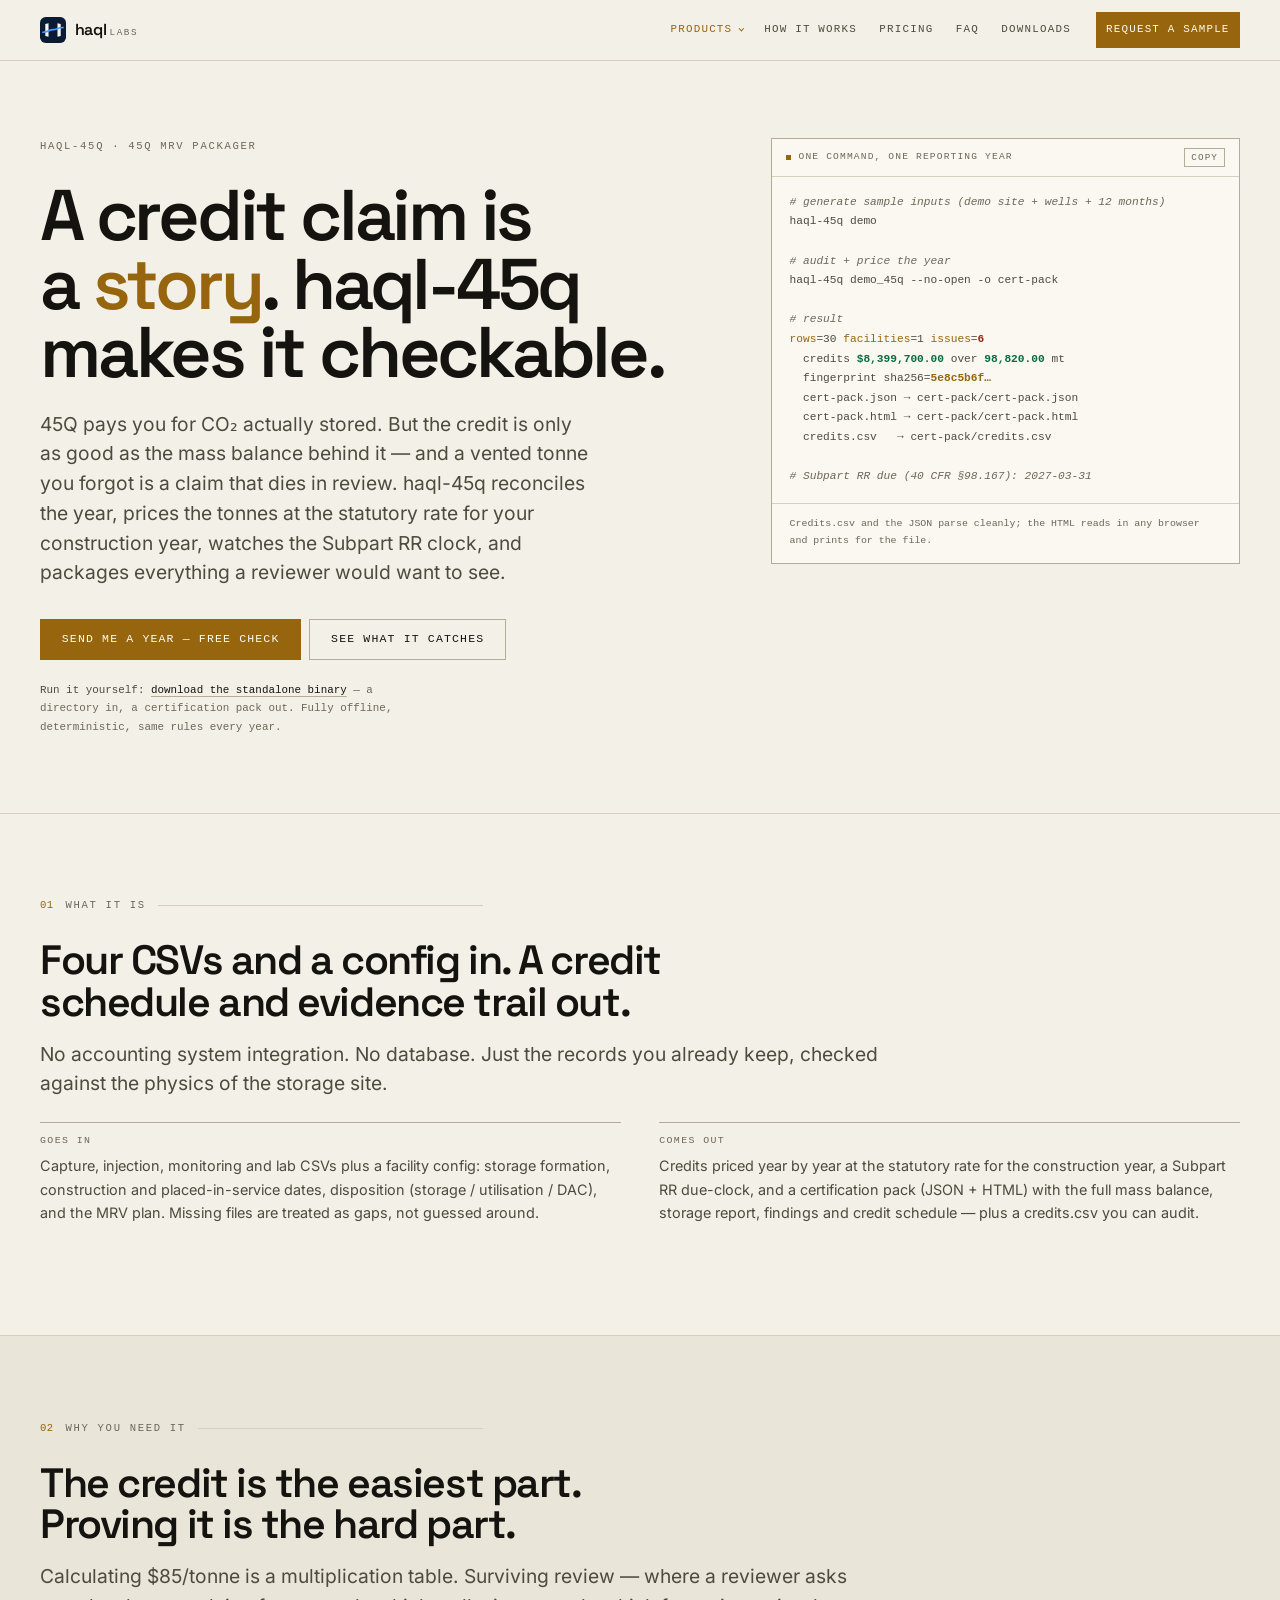
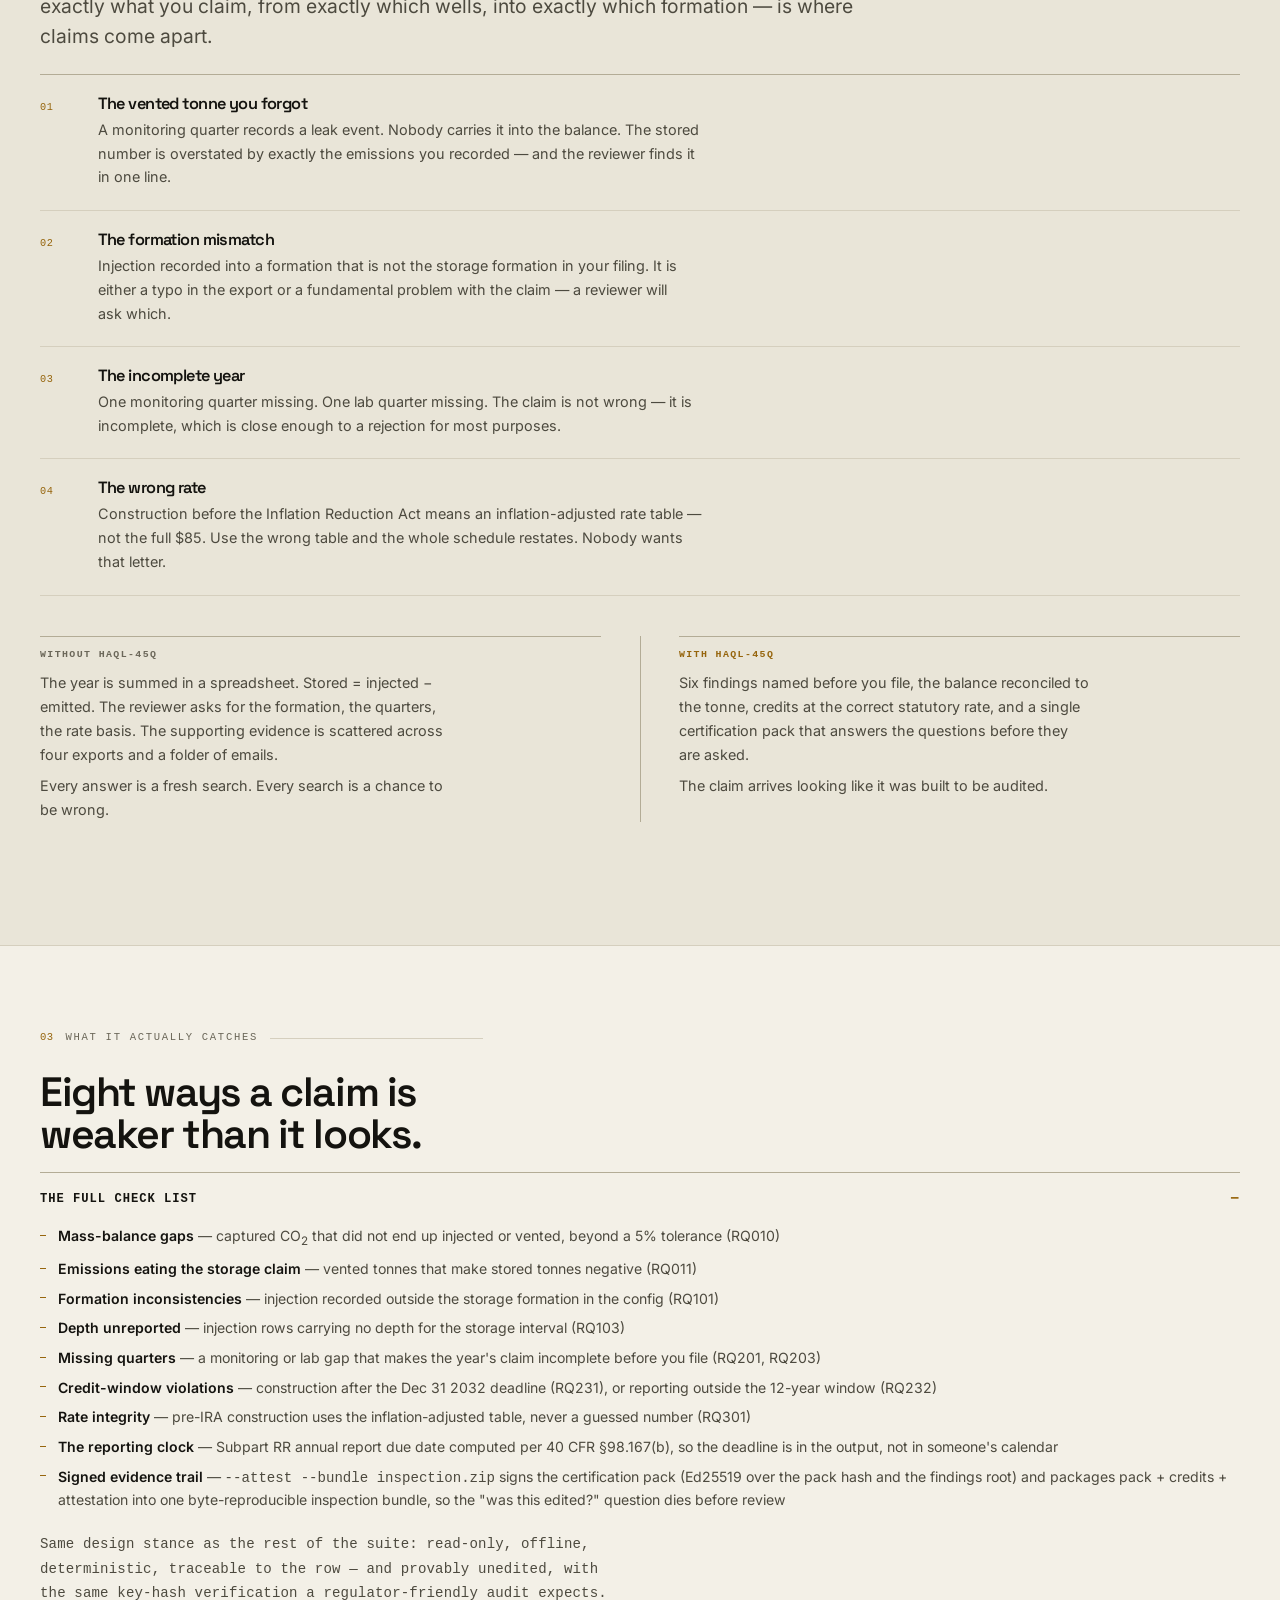
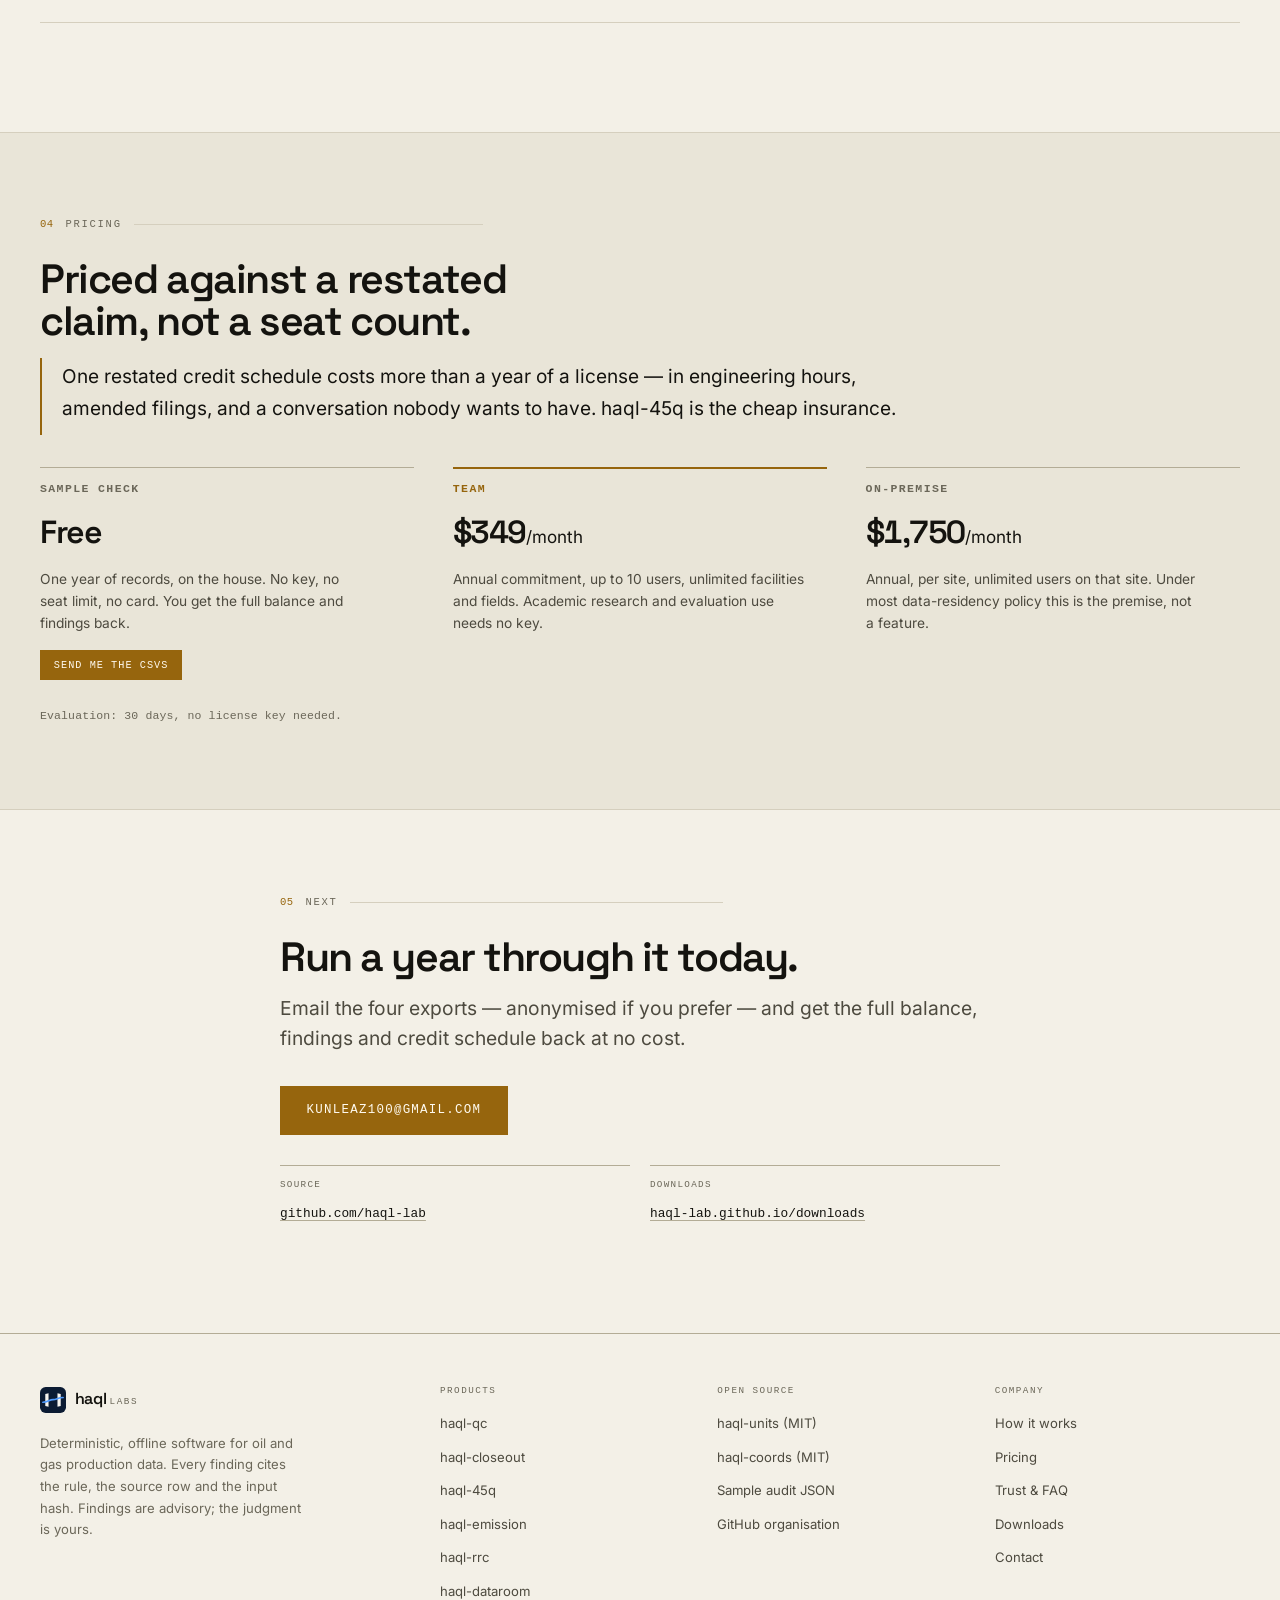
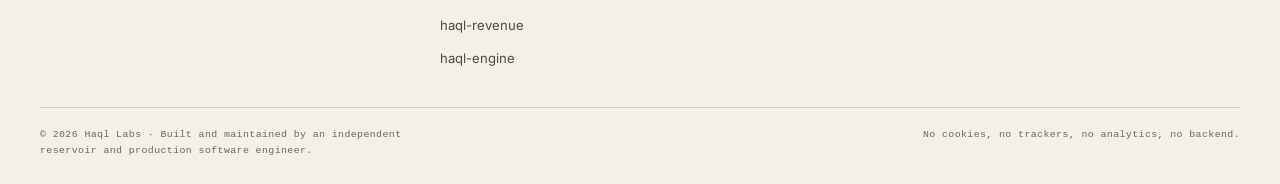
<file: haql-45q.html>
<!DOCTYPE html>
<html lang="en">
<head>
<meta charset="UTF-8">
<meta name="viewport" content="width=device-width, initial-scale=1">
<title>haql-45q — Defensible 45Q credit claims | Haql Labs</title>
<meta name="description" content="Turn a year of capture, injection and monitoring records into a 45Q claim: mass balance, statutory rate, Subpart RR clock and a certification pack.">
<link rel="canonical" href="https://haql-lab.github.io/haql-45q.html">
<meta property="og:type" content="website">
<meta property="og:title" content="haql-45q — Price the Carbon You Actually Stored, and Prove It">
<meta property="og:description" content="Mass balance, statutory 45Q rates, Subpart RR due clock and a certification pack — built to survive review, not just to calculate.">
<meta property="og:url" content="https://haql-lab.github.io/haql-45q.html">
<meta name="theme-color" content="#0c100f" media="(prefers-color-scheme: dark)">
<meta name="theme-color" content="#faf9f5" media="(prefers-color-scheme: light)">
<link rel="icon" href="favicon.ico" sizes="32x32">
<link rel="icon" href="favicon.svg" type="image/svg+xml">
<link rel="apple-touch-icon" href="assets/img/apple-touch-icon.png">
<link rel="manifest" href="site.webmanifest">
<link rel="preload" href="assets/fonts/inter-latin-var.woff2" as="font" type="font/woff2" crossorigin>
<link rel="preload" href="assets/fonts/space-grotesk-latin-var.woff2" as="font" type="font/woff2" crossorigin>
<meta property="og:site_name" content="Haql Labs">
<meta property="og:image" content="https://haql-lab.github.io/assets/img/og-cover.png">
<meta property="og:image:width" content="1200">
<meta property="og:image:height" content="630">
<meta property="og:image:alt" content="Haql Labs — deterministic, offline software for oil and gas data">
<meta name="twitter:card" content="summary_large_image">
<meta name="twitter:title" content="haql-45q — Price the Carbon You Actually Stored, and Prove It">
<meta name="twitter:description" content="Mass balance, statutory 45Q rates, Subpart RR due clock and a certification pack — built to survive review, not just to calculate.">
<meta name="twitter:image" content="https://haql-lab.github.io/assets/img/og-cover.png">
<script type="application/ld+json">
{
  "@context": "https://schema.org",
  "@type": "Organization",
  "name": "Haql Labs",
  "url": "https://haql-lab.github.io/",
  "logo": "https://haql-lab.github.io/assets/img/icon-512.png",
  "email": "kunleaz100@gmail.com",
  "description": "Haql Labs builds deterministic, offline software for oil and gas production data.",
  "sameAs": ["https://github.com/haql-lab"]
}
</script>
<link rel="stylesheet" href="assets/css/style.css">
</head>
<body>
<a class="skip" href="#main">Skip to content</a>

<header class="hdr">
  <div class="wrap hdr__in">
    <a class="brand" href="index.html" aria-label="Haql Labs — home">
      <span class="brand__mark" aria-hidden="true"><svg viewBox="0 0 32 32" width="26" height="26" focusable="false"><rect width="32" height="32" rx="7" fill="#0B1B33"/><path fill="#F6F4EE" d="M6.5 8.6 L10.5 7.75 L10.5 24.25 L6.5 23.4 Z"/><path fill="#F6F4EE" d="M21.5 7.75 L25.5 8.6 L25.5 23.4 L21.5 24.25 Z"/><path d="M3.6 18.75 C 9.9 18.75, 11.4 15.6, 16 15.6 C 20.6 15.6, 22.1 12.9, 28.4 12.9" fill="none" stroke="#4F9BFF" stroke-width="2.1" stroke-linecap="round"/></svg></span>
      <span class="brand__word">haql<span class="brand__lab">Labs</span></span>
    </a>
    <button class="burger" type="button" aria-expanded="false" aria-controls="nav" aria-label="Open menu">
      <span></span><span></span><span></span>
    </button>
    <nav class="nav" id="nav" aria-label="Main">
      <details class="menu">
        <summary>Products</summary>
        <div class="menu__panel">
          <a class="menu__item" href="haql-qc.html"><b>haql-qc</b><span>Production data quality</span></a>
          <a class="menu__item" href="haql-closeout.html"><b>haql-closeout</b><span>Month-end closeout</span></a>
          <a class="menu__item" href="haql-45q.html"><b>haql-45q</b><span>45Q credit claims</span></a>
          <a class="menu__item" href="haql-emission.html"><b>haql-emission</b><span>GHG &amp; EU ETS MRV</span></a>
          <a class="menu__item" href="haql-rrc.html"><b>haql-rrc</b><span>Texas RRC Form PR</span></a>
          <a class="menu__item" href="haql-dataroom.html"><b>haql-dataroom</b><span>A&amp;D dataroom QC</span></a>
          <a class="menu__item" href="haql-revenue.html"><b>haql-revenue</b><span>Purchaser statements</span></a>
          <a class="menu__item" href="haql-engine.html"><b>haql-engine</b><span>Simulation audit</span></a>
          <a class="menu__item" href="haql-units.html"><b>haql-units</b><span>Unit conversions · MIT</span></a>
          <a class="menu__item" href="haql-coords.html"><b>haql-coords</b><span>Wellbore math · MIT</span></a>
          <a class="menu__all" href="index.html#tools">All ten tools →</a>
        </div>
      </details>
      <a href="index.html#how">How it works</a>
      <a href="index.html#pricing">Pricing</a>
      <a href="index.html#faq">FAQ</a>
      <a href="downloads.html">Downloads</a>
      <a class="nav__cta" href="mailto:kunleaz100@gmail.com?subject=Free%20sample%20check%20request">Request a sample</a>
    </nav>
  </div>
</header>

<main id="main">

<!-- ============ HERO ============ -->
<section class="hero" id="top">
  <div class="wrap hero__in">
    <div class="hero__copy">
      <p class="eyebrow">haql-45q · 45Q MRV packager</p>
      <h1>A credit claim is a <em>story</em>. haql-45q makes it checkable.</h1>
      <p class="lede">45Q pays you for CO₂ actually stored. But the credit is only as good as the mass balance behind it — and a vented tonne you forgot is a claim that dies in review. haql-45q reconciles the year, prices the tonnes at the statutory rate for your construction year, watches the Subpart RR clock, and packages everything a reviewer would want to see.</p>
      <div class="cta">
        <a class="btn btn--p" href="mailto:kunleaz100@gmail.com?subject=Free%20sample%20check%20request">Send me a year — free check</a>
        <a class="btn btn--s" href="#catch">See what it catches</a>
      </div>
      <p class="reassure"><b>Run it yourself:</b> <a href="downloads.html">download the standalone binary</a> — a directory in, a certification pack out. Fully offline, deterministic, same rules every year.</p>
    </div>

    <div class="hero__panel">
      <div class="panel__bar"><span class="dot"></span>one command, one reporting year</div>
      <pre class="panel__body" tabindex="0" aria-label="Example report output"><span class="c"># generate sample inputs (demo site + wells + 12 months)</span>
haql-45q demo

<span class="c"># audit + price the year</span>
haql-45q demo_45q --no-open -o cert-pack

<span class="c"># result</span>
<span class="k">rows</span>=30 <span class="k">facilities</span>=1 <span class="k">issues</span>=<span class="w">6</span>
  credits <span class="g">$8,399,700.00</span> over <span class="g">98,820.00</span> mt
  fingerprint sha256=<span class="b">5e8c5b6f…</span>
  cert-pack.json → cert-pack/cert-pack.json
  cert-pack.html → cert-pack/cert-pack.html
  credits.csv   → cert-pack/credits.csv

<span class="c"># Subpart RR due (40 CFR §98.167): 2027-03-31</span></pre>
      <p class="panel__cap">Credits.csv and the JSON parse cleanly; the HTML reads in any browser and prints for the file.</p>
    </div>
  </div>
</section>

<!-- ============ WHAT IT IS ============ -->
<section class="sec" id="what">
  <div class="wrap">
    <p class="eyebrow">What it is</p>
    <h2>Four CSVs and a config in. A credit schedule and evidence trail out.</h2>
    <p class="lede lede--c">No accounting system integration. No database. Just the records you already keep, checked against the physics of the storage site.</p>
    <div class="io">
      <div class="io__b">
        <h4>Goes in</h4>
        <p>Capture, injection, monitoring and lab CSVs plus a facility config: storage formation, construction and placed-in-service dates, disposition (storage / utilisation / DAC), and the MRV plan. Missing files are treated as gaps, not guessed around.</p>
      </div>
      <div class="io__b">
        <h4>Comes out</h4>
        <p>Credits priced year by year at the statutory rate for the construction year, a Subpart RR due-clock, and a certification pack (JSON + HTML) with the full mass balance, storage report, findings and credit schedule — plus a credits.csv you can audit.</p>
      </div>
    </div>
  </div>
</section>

<!-- ============ WHY YOU NEED IT ============ -->
<section class="sec sec--alt" id="why">
  <div class="wrap">
    <p class="eyebrow">Why you need it</p>
    <h2>The credit is the easiest part. Proving it is the hard part.</h2>
    <p class="lede lede--c">Calculating $85/tonne is a multiplication table. Surviving review — where a reviewer asks exactly what you claim, from exactly which wells, into exactly which formation — is where claims come apart.</p>
    <div class="pains">
      <article class="pain">
        <h3>The vented tonne you forgot</h3>
        <p>A monitoring quarter records a leak event. Nobody carries it into the balance. The stored number is overstated by exactly the emissions you recorded — and the reviewer finds it in one line.</p>
      </article>
      <article class="pain">
        <h3>The formation mismatch</h3>
        <p>Injection recorded into a formation that is not the storage formation in your filing. It is either a typo in the export or a fundamental problem with the claim — a reviewer will ask which.</p>
      </article>
      <article class="pain">
        <h3>The incomplete year</h3>
        <p>One monitoring quarter missing. One lab quarter missing. The claim is not wrong — it is incomplete, which is close enough to a rejection for most purposes.</p>
      </article>
      <article class="pain">
        <h3>The wrong rate</h3>
        <p>Construction before the Inflation Reduction Act means an inflation-adjusted rate table — not the full $85. Use the wrong table and the whole schedule restates. Nobody wants that letter.</p>
      </article>
    </div>
    <div class="after">
      <div class="after__c">
        <h3>Without haql-45q</h3>
        <p>The year is summed in a spreadsheet. Stored = injected − emitted. The reviewer asks for the formation, the quarters, the rate basis. The supporting evidence is scattered across four exports and a folder of emails.</p>
        <p class="muted">Every answer is a fresh search. Every search is a chance to be wrong.</p>
      </div>
      <div class="after__arrow" aria-hidden="true">&rarr;</div>
      <div class="after__c">
        <h3>With haql-45q</h3>
        <p>Six findings named before you file, the balance reconciled to the tonne, credits at the correct statutory rate, and a single certification pack that answers the questions before they are asked.</p>
        <p class="muted">The claim arrives looking like it was built to be audited.</p>
      </div>
    </div>
  </div>
</section>

<!-- ============ WHAT IT CATCHES ============ -->
<section class="sec" id="catch">
  <div class="wrap">
    <p class="eyebrow">What it actually catches</p>
    <h2>Eight ways a claim is weaker than it looks.</h2>
    <details class="ex" open>
      <summary>The full check list</summary>
      <ul>
        <li><b>Mass-balance gaps</b> — captured CO<sub>2</sub> that did not end up injected or vented, beyond a 5% tolerance (RQ010)</li>
        <li><b>Emissions eating the storage claim</b> — vented tonnes that make stored tonnes negative (RQ011)</li>
        <li><b>Formation inconsistencies</b> — injection recorded outside the storage formation in the config (RQ101)</li>
        <li><b>Depth unreported</b> — injection rows carrying no depth for the storage interval (RQ103)</li>
        <li><b>Missing quarters</b> — a monitoring or lab gap that makes the year's claim incomplete before you file (RQ201, RQ203)</li>
        <li><b>Credit-window violations</b> — construction after the Dec&nbsp;31 2032 deadline (RQ231), or reporting outside the 12-year window (RQ232)</li>
        <li><b>Rate integrity</b> — pre-IRA construction uses the inflation-adjusted table, never a guessed number (RQ301)</li>
        <li><b>The reporting clock</b> — Subpart RR annual report due date computed per 40 CFR §98.167(b), so the deadline is in the output, not in someone's calendar</li>
        <li><b>Signed evidence trail</b> — <code>--attest --bundle inspection.zip</code> signs the certification pack (Ed25519 over the pack hash and the findings root) and packages pack + credits + attestation into one byte-reproducible inspection bundle, so the "was this edited?" question dies before review</li>
      </ul>
      <p class="fine">Same design stance as the rest of the suite: read-only, offline, deterministic, traceable to the row — and provably unedited, with the same key-hash verification a regulator-friendly audit expects.</p>
    </details>
  </div>
</section>

<!-- ============ PRICING ============ -->
<section class="sec sec--alt" id="pricing">
  <div class="wrap">
    <p class="eyebrow">Pricing</p>
    <h2>Priced against a restated claim, not a seat count.</h2>
    <div class="anchor">
      <p>One restated credit schedule costs more than a year of a license — in engineering hours, amended filings, and a conversation nobody wants to have. haql-45q is the cheap insurance.</p>
    </div>
    <div class="tiers">
      <div class="tier">
        <h3>Sample check</h3>
        <p class="tier__p"><b>Free</b></p>
        <p>One year of records, on the house. No key, no seat limit, no card. You get the full balance and findings back.</p>
        <a class="btn btn--p btn--sm" href="mailto:kunleaz100@gmail.com?subject=Free%20sample%20check%20request">Send me the CSVs</a>
      </div>
      <div class="tier tier--mid">
        <h3>Team</h3>
        <p class="tier__p"><b>$349</b>/month</p>
        <p>Annual commitment, up to 10 users, unlimited facilities and fields. Academic research and evaluation use needs no key.</p>
      </div>
      <div class="tier">
        <h3>On-premise</h3>
        <p class="tier__p"><b>$1,750</b>/month</p>
        <p>Annual, per site, unlimited users on that site. Under most data-residency policy this is the premise, not a feature.</p>
      </div>
    </div>
    <p class="fine">Evaluation: 30 days, no license key needed.</p>
  </div>
</section>

<!-- ============ CTA ============ -->
<section class="sec" id="contact">
  <div class="wrap wrap--narrow">
    <p class="eyebrow">Next</p>
    <h2>Run a year through it today.</h2>
    <p class="lede">Email the four exports — anonymised if you prefer — and get the full balance, findings and credit schedule back at no cost.</p>
    <a class="btn btn--p btn--lg" href="mailto:kunleaz100@gmail.com?subject=Free%20sample%20check%20request">kunleaz100@gmail.com</a>
    <div class="links">
      <div><b>Source</b><a href="https://github.com/haql-lab" rel="noopener">github.com/haql-lab</a></div>
      <div><b>Downloads</b><a href="downloads.html">haql-lab.github.io/downloads</a></div>
    </div>
  </div>
</section>

</main>

<footer class="ftr">
  <div class="wrap">
    <div class="ftr__top">
      <div class="ftr__brand">
        <a class="brand" href="index.html" aria-label="Haql Labs — home">
          <span class="brand__mark" aria-hidden="true"><svg viewBox="0 0 32 32" width="26" height="26" focusable="false"><rect width="32" height="32" rx="7" fill="#0B1B33"/><path fill="#F6F4EE" d="M6.5 8.6 L10.5 7.75 L10.5 24.25 L6.5 23.4 Z"/><path fill="#F6F4EE" d="M21.5 7.75 L25.5 8.6 L25.5 23.4 L21.5 24.25 Z"/><path d="M3.6 18.75 C 9.9 18.75, 11.4 15.6, 16 15.6 C 20.6 15.6, 22.1 12.9, 28.4 12.9" fill="none" stroke="#4F9BFF" stroke-width="2.1" stroke-linecap="round"/></svg></span>
          <span class="brand__word">haql<span class="brand__lab">Labs</span></span>
        </a>
        <p>Deterministic, offline software for oil and gas production data. Every finding cites the rule, the source row and the input hash. Findings are advisory; the judgment is yours.</p>
      </div>
      <div class="ftr__col">
        <h2>Products</h2>
        <ul>
          <li><a href="haql-qc.html">haql-qc</a></li>
          <li><a href="haql-closeout.html">haql-closeout</a></li>
          <li><a href="haql-45q.html">haql-45q</a></li>
          <li><a href="haql-emission.html">haql-emission</a></li>
          <li><a href="haql-rrc.html">haql-rrc</a></li>
          <li><a href="haql-dataroom.html">haql-dataroom</a></li>
          <li><a href="haql-revenue.html">haql-revenue</a></li>
          <li><a href="haql-engine.html">haql-engine</a></li>
        </ul>
      </div>
      <div class="ftr__col">
        <h2>Open source</h2>
        <ul>
          <li><a href="haql-units.html">haql-units (MIT)</a></li>
          <li><a href="haql-coords.html">haql-coords (MIT)</a></li>
          <li><a href="sample-audit.json" download>Sample audit JSON</a></li>
          <li><a href="https://github.com/haql-lab" rel="noopener">GitHub organisation</a></li>
        </ul>
      </div>
      <div class="ftr__col">
        <h2>Company</h2>
        <ul>
          <li><a href="index.html#how">How it works</a></li>
          <li><a href="index.html#pricing">Pricing</a></li>
          <li><a href="index.html#faq">Trust &amp; FAQ</a></li>
          <li><a href="downloads.html">Downloads</a></li>
          <li><a href="mailto:kunleaz100@gmail.com">Contact</a></li>
        </ul>
      </div>
    </div>
    <div class="ftr__bottom">
      <p>© <span id="yr">2026</span> Haql Labs · Built and maintained by an independent reservoir and production software engineer.</p>
      <p>No cookies, no trackers, no analytics, no backend.</p>
    </div>
  </div>
</footer>

<script src="assets/js/main.js"></script>
</body>
</html>
</file>
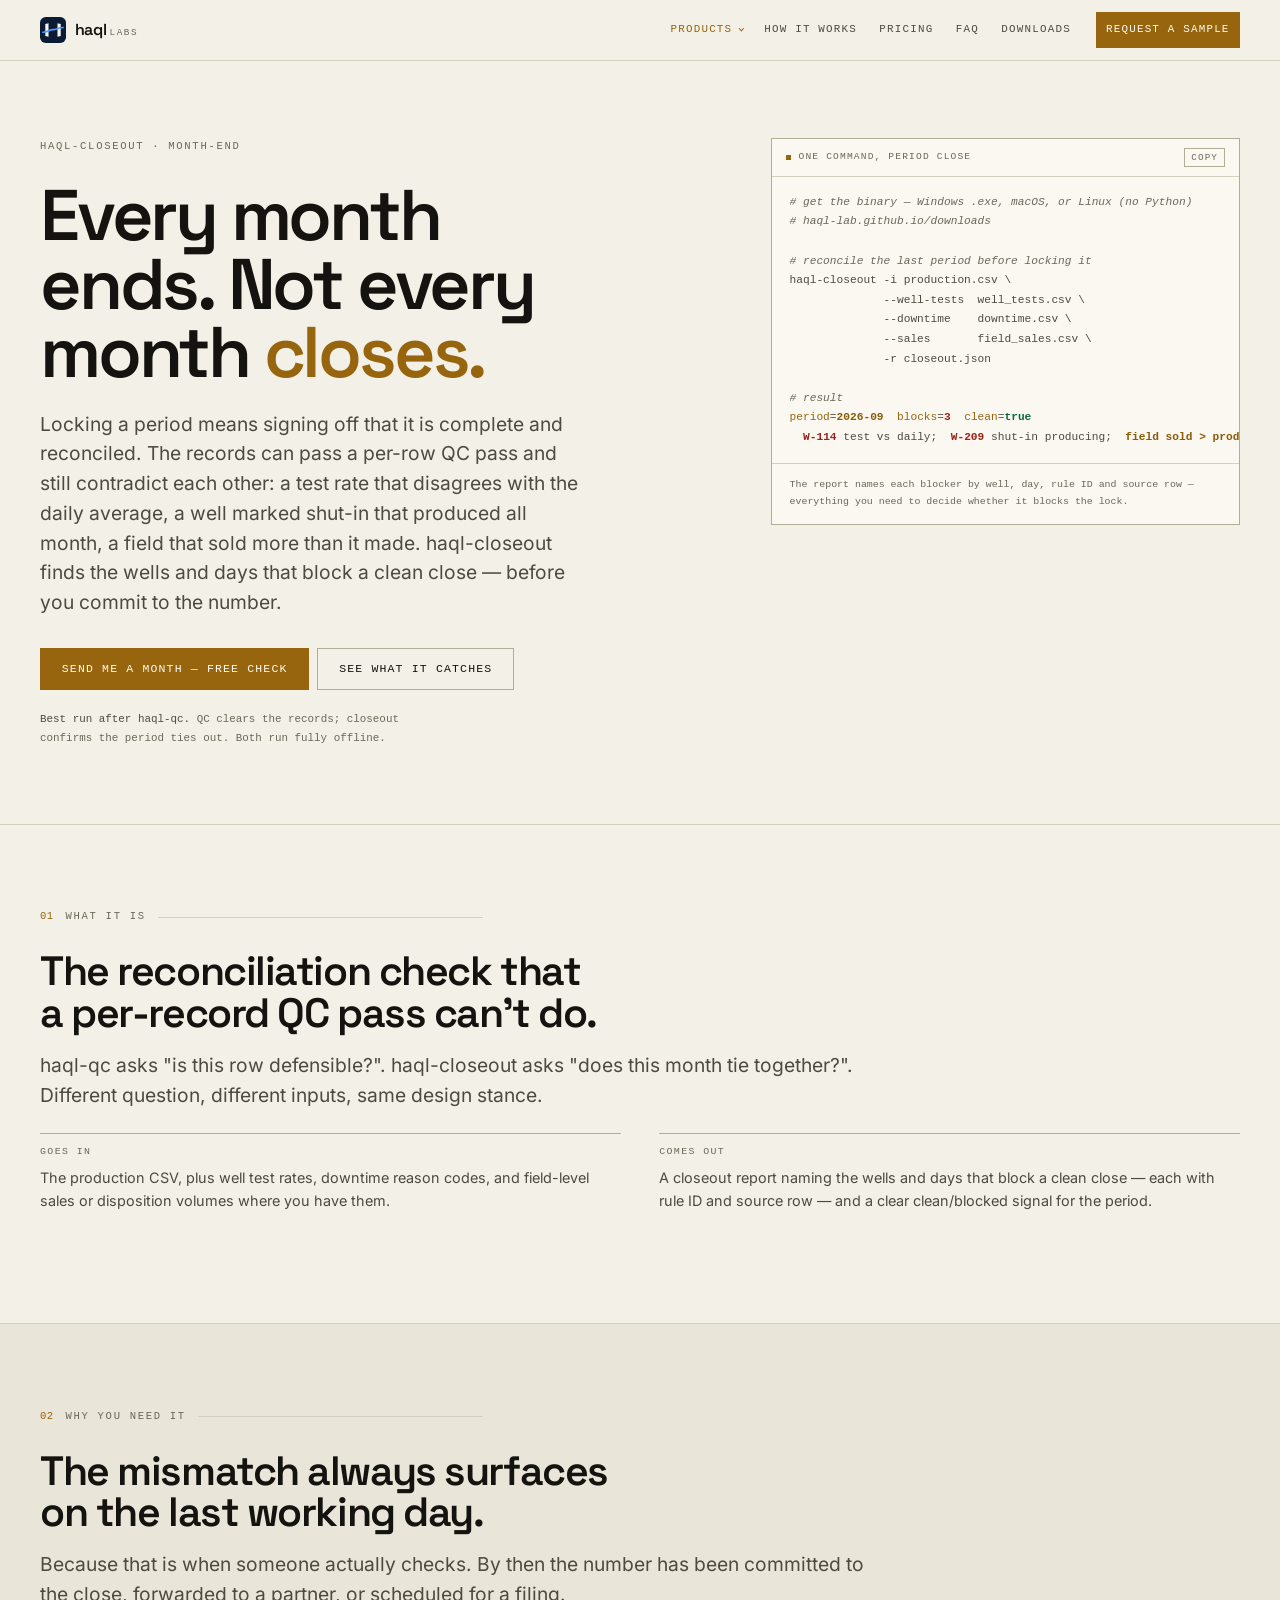
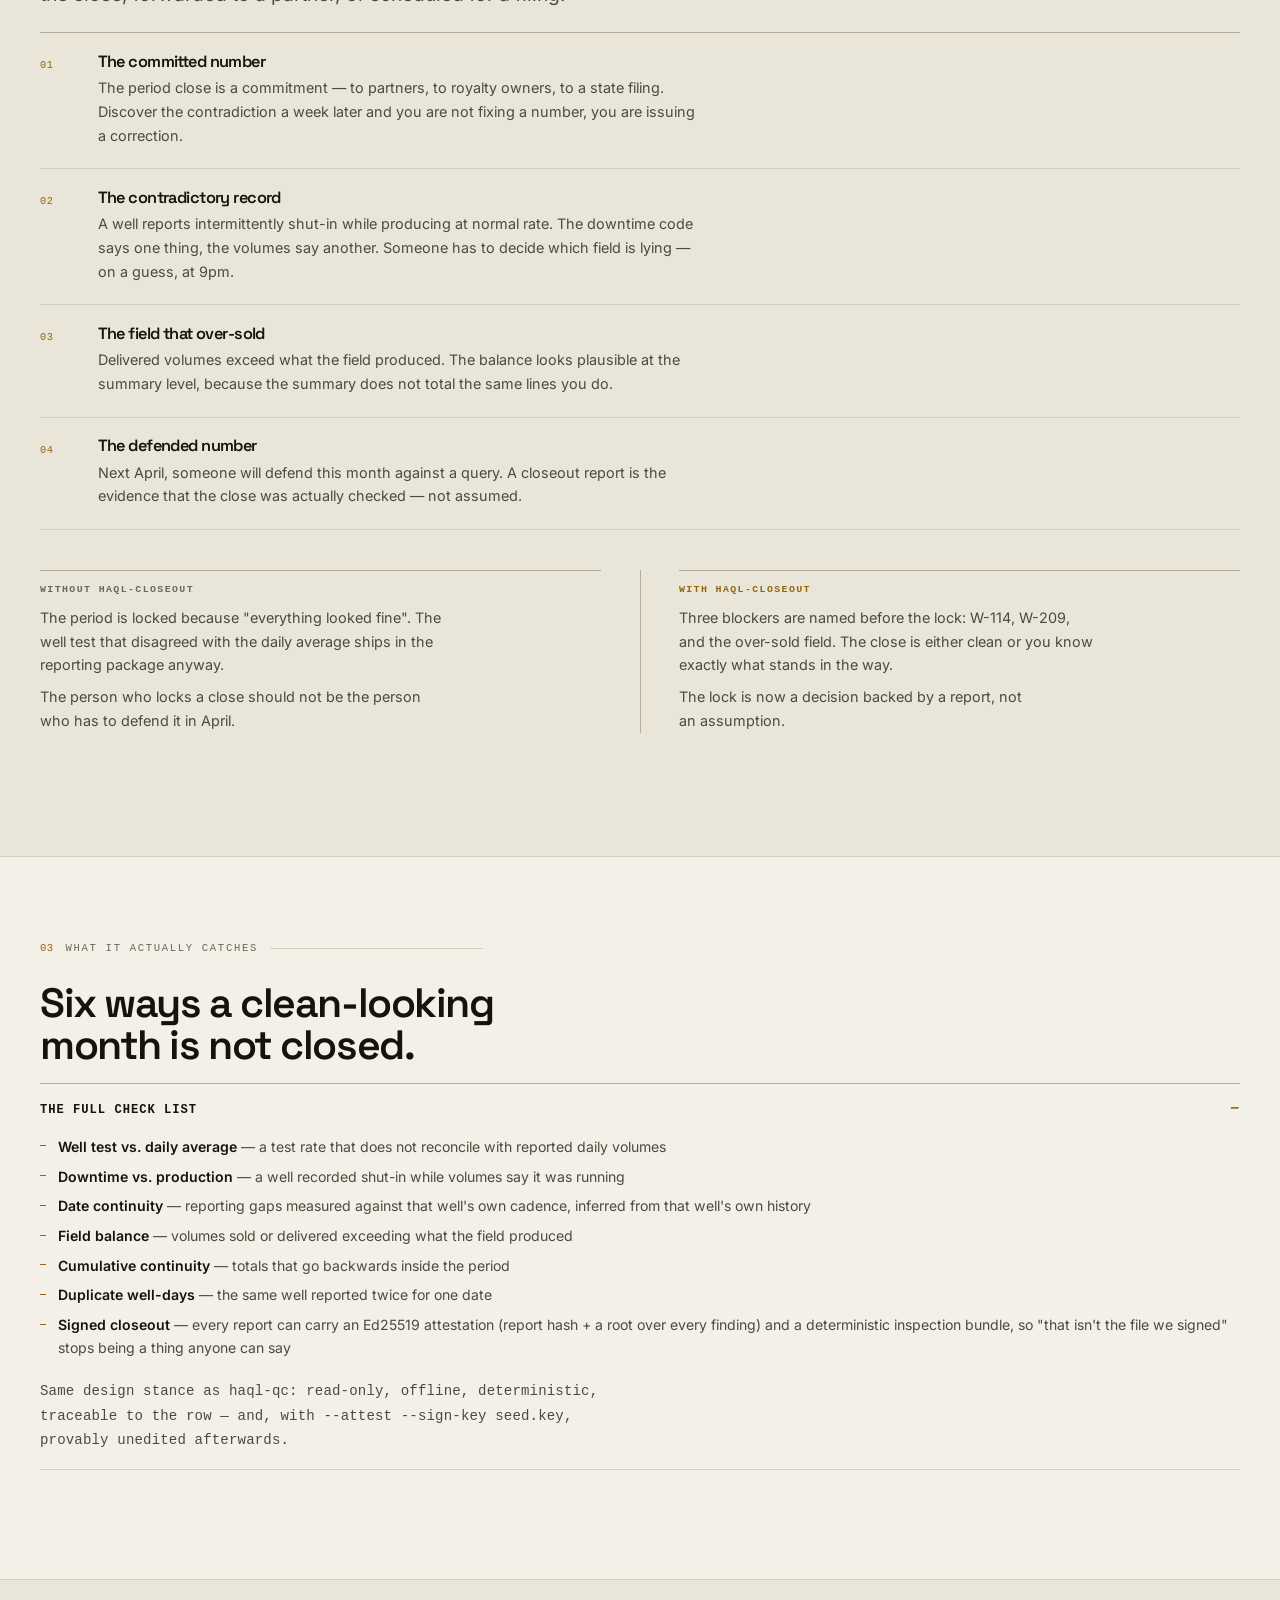
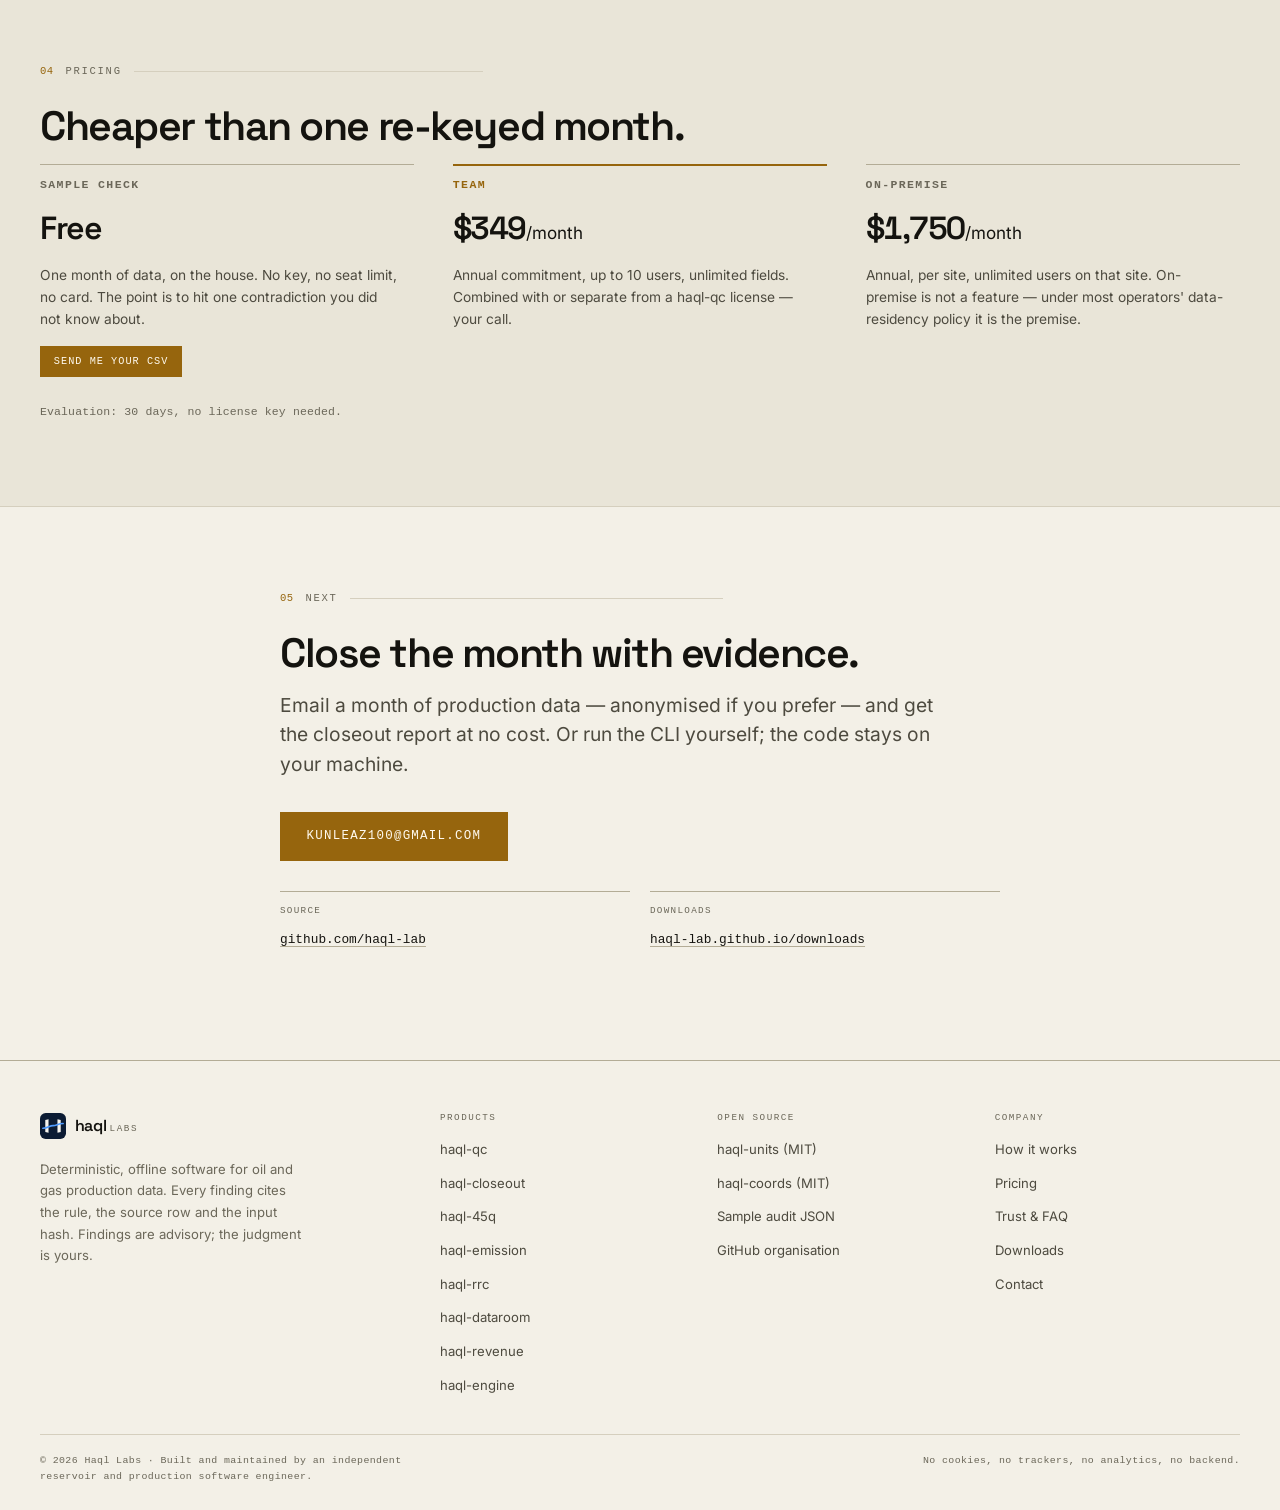
<file: haql-closeout.html>
<!DOCTYPE html>
<html lang="en">
<head>
<meta charset="UTF-8">
<meta name="viewport" content="width=device-width, initial-scale=1">
<title>haql-closeout — Month-end closeout QC | Haql Labs</title>
<meta name="description" content="Month-end closeout QC: well tests, downtime, date gaps, field balance and cumulatives, with the wells and days that block a clean close.">
<link rel="canonical" href="https://haql-lab.github.io/haql-closeout.html">
<meta property="og:type" content="website">
<meta property="og:title" content="haql-closeout — Lock the Month With a Report, Not a Hope">
<meta property="og:description" content="Reconciliation checks a per-record QC pass can't do: well tests vs daily, downtime vs production, field balance, date continuity. Names the wells and days that block a clean close.">
<meta property="og:url" content="https://haql-lab.github.io/haql-closeout.html">
<meta name="theme-color" content="#0c100f" media="(prefers-color-scheme: dark)">
<meta name="theme-color" content="#faf9f5" media="(prefers-color-scheme: light)">
<link rel="icon" href="favicon.ico" sizes="32x32">
<link rel="icon" href="favicon.svg" type="image/svg+xml">
<link rel="apple-touch-icon" href="assets/img/apple-touch-icon.png">
<link rel="manifest" href="site.webmanifest">
<link rel="preload" href="assets/fonts/inter-latin-var.woff2" as="font" type="font/woff2" crossorigin>
<link rel="preload" href="assets/fonts/space-grotesk-latin-var.woff2" as="font" type="font/woff2" crossorigin>
<meta property="og:site_name" content="Haql Labs">
<meta property="og:image" content="https://haql-lab.github.io/assets/img/og-cover.png">
<meta property="og:image:width" content="1200">
<meta property="og:image:height" content="630">
<meta property="og:image:alt" content="Haql Labs — deterministic, offline software for oil and gas data">
<meta name="twitter:card" content="summary_large_image">
<meta name="twitter:title" content="haql-closeout — Lock the Month With a Report, Not a Hope">
<meta name="twitter:description" content="Reconciliation checks a per-record QC pass can't do: well tests vs daily, downtime vs production, field balance, date continuity. Names the wells and days that block a clean close.">
<meta name="twitter:image" content="https://haql-lab.github.io/assets/img/og-cover.png">
<script type="application/ld+json">
{
  "@context": "https://schema.org",
  "@type": "Organization",
  "name": "Haql Labs",
  "url": "https://haql-lab.github.io/",
  "logo": "https://haql-lab.github.io/assets/img/icon-512.png",
  "email": "kunleaz100@gmail.com",
  "description": "Haql Labs builds deterministic, offline software for oil and gas production data.",
  "sameAs": ["https://github.com/haql-lab"]
}
</script>
<link rel="stylesheet" href="assets/css/style.css">
</head>
<body>
<a class="skip" href="#main">Skip to content</a>

<header class="hdr">
  <div class="wrap hdr__in">
    <a class="brand" href="index.html" aria-label="Haql Labs — home">
      <span class="brand__mark" aria-hidden="true"><svg viewBox="0 0 32 32" width="26" height="26" focusable="false"><rect width="32" height="32" rx="7" fill="#0B1B33"/><path fill="#F6F4EE" d="M6.5 8.6 L10.5 7.75 L10.5 24.25 L6.5 23.4 Z"/><path fill="#F6F4EE" d="M21.5 7.75 L25.5 8.6 L25.5 23.4 L21.5 24.25 Z"/><path d="M3.6 18.75 C 9.9 18.75, 11.4 15.6, 16 15.6 C 20.6 15.6, 22.1 12.9, 28.4 12.9" fill="none" stroke="#4F9BFF" stroke-width="2.1" stroke-linecap="round"/></svg></span>
      <span class="brand__word">haql<span class="brand__lab">Labs</span></span>
    </a>
    <button class="burger" type="button" aria-expanded="false" aria-controls="nav" aria-label="Open menu">
      <span></span><span></span><span></span>
    </button>
    <nav class="nav" id="nav" aria-label="Main">
      <details class="menu">
        <summary>Products</summary>
        <div class="menu__panel">
          <a class="menu__item" href="haql-qc.html"><b>haql-qc</b><span>Production data quality</span></a>
          <a class="menu__item" href="haql-closeout.html"><b>haql-closeout</b><span>Month-end closeout</span></a>
          <a class="menu__item" href="haql-45q.html"><b>haql-45q</b><span>45Q credit claims</span></a>
          <a class="menu__item" href="haql-emission.html"><b>haql-emission</b><span>GHG &amp; EU ETS MRV</span></a>
          <a class="menu__item" href="haql-rrc.html"><b>haql-rrc</b><span>Texas RRC Form PR</span></a>
          <a class="menu__item" href="haql-dataroom.html"><b>haql-dataroom</b><span>A&amp;D dataroom QC</span></a>
          <a class="menu__item" href="haql-revenue.html"><b>haql-revenue</b><span>Purchaser statements</span></a>
          <a class="menu__item" href="haql-engine.html"><b>haql-engine</b><span>Simulation audit</span></a>
          <a class="menu__item" href="haql-units.html"><b>haql-units</b><span>Unit conversions · MIT</span></a>
          <a class="menu__item" href="haql-coords.html"><b>haql-coords</b><span>Wellbore math · MIT</span></a>
          <a class="menu__all" href="index.html#tools">All ten tools →</a>
        </div>
      </details>
      <a href="index.html#how">How it works</a>
      <a href="index.html#pricing">Pricing</a>
      <a href="index.html#faq">FAQ</a>
      <a href="downloads.html">Downloads</a>
      <a class="nav__cta" href="mailto:kunleaz100@gmail.com?subject=Free%20sample%20check%20request">Request a sample</a>
    </nav>
  </div>
</header>

<main id="main">

<!-- ============ HERO ============ -->
<section class="hero" id="top">
  <div class="wrap hero__in">
    <div class="hero__copy">
      <p class="eyebrow">haql-closeout · Month-end</p>
      <h1>Every month ends. Not every month <em>closes.</em></h1>
      <p class="lede">Locking a period means signing off that it is complete and reconciled. The records can pass a per-row QC pass and still contradict each other: a test rate that disagrees with the daily average, a well marked shut-in that produced all month, a field that sold more than it made. haql-closeout finds the wells and days that block a clean close — before you commit to the number.</p>
      <div class="cta">
        <a class="btn btn--p" href="mailto:kunleaz100@gmail.com?subject=Free%20sample%20check%20request">Send me a month — free check</a>
        <a class="btn btn--s" href="#catch">See what it catches</a>
      </div>
      <p class="reassure"><b>Best run after haql-qc.</b> QC clears the records; closeout confirms the period ties out. Both run fully offline.</p>
    </div>

    <div class="hero__panel">
      <div class="panel__bar"><span class="dot"></span>one command, period close</div>
      <pre class="panel__body" tabindex="0" aria-label="Example report output"><span class="c"># get the binary — Windows .exe, macOS, or Linux (no Python)</span>
<span class="c"># haql-lab.github.io/downloads</span>

<span class="c"># reconcile the last period before locking it</span>
haql-closeout -i production.csv \
              --well-tests  well_tests.csv \
              --downtime    downtime.csv \
              --sales       field_sales.csv \
              -r closeout.json

<span class="c"># result</span>
<span class="k">period</span>=<span class="y">2026-09</span>  <span class="k">blocks</span>=<span class="w">3</span>  <span class="k">clean</span>=<span class="g">true</span>
  <span class="r">W-114</span> test vs daily;  <span class="r">W-209</span> shut-in producing;  <span class="y">field sold &gt; produced</span></pre>
      <p class="panel__cap">The report names each blocker by well, day, rule ID and source row — everything you need to decide whether it blocks the lock.</p>
    </div>
  </div>
</section>

<!-- ============ WHAT IT IS ============ -->
<section class="sec" id="what">
  <div class="wrap">
    <p class="eyebrow">What it is</p>
    <h2>The reconciliation check that a per-record QC pass can't do.</h2>
    <p class="lede lede--c">haql-qc asks "is this row defensible?". haql-closeout asks "does this month tie together?". Different question, different inputs, same design stance.</p>
    <div class="io">
      <div class="io__b">
        <h4>Goes in</h4>
        <p>The production CSV, plus well test rates, downtime reason codes, and field-level sales or disposition volumes where you have them.</p>
      </div>
      <div class="io__b">
        <h4>Comes out</h4>
        <p>A closeout report naming the wells and days that block a clean close — each with rule ID and source row — and a clear clean/blocked signal for the period.</p>
      </div>
    </div>
  </div>
</section>

<!-- ============ WHY YOU NEED IT ============ -->
<section class="sec sec--alt" id="why">
  <div class="wrap">
    <p class="eyebrow">Why you need it</p>
    <h2>The mismatch always surfaces on the last working day.</h2>
    <p class="lede lede--c">Because that is when someone actually checks. By then the number has been committed to the close, forwarded to a partner, or scheduled for a filing.</p>
    <div class="pains">
      <article class="pain">
        <h3>The committed number</h3>
        <p>The period close is a commitment — to partners, to royalty owners, to a state filing. Discover the contradiction a week later and you are not fixing a number, you are issuing a correction.</p>
      </article>
      <article class="pain">
        <h3>The contradictory record</h3>
        <p>A well reports intermittently shut-in while producing at normal rate. The downtime code says one thing, the volumes say another. Someone has to decide which field is lying — on a guess, at 9pm.</p>
      </article>
      <article class="pain">
        <h3>The field that over-sold</h3>
        <p>Delivered volumes exceed what the field produced. The balance looks plausible at the summary level, because the summary does not total the same lines you do.</p>
      </article>
      <article class="pain">
        <h3>The defended number</h3>
        <p>Next April, someone will defend this month against a query. A closeout report is the evidence that the close was actually checked — not assumed.</p>
      </article>
    </div>
    <div class="after">
      <div class="after__c">
        <h3>Without haql-closeout</h3>
        <p>The period is locked because "everything looked fine". The well test that disagreed with the daily average ships in the reporting package anyway.</p>
        <p class="muted">The person who locks a close should not be the person who has to defend it in April.</p>
      </div>
      <div class="after__arrow" aria-hidden="true">&rarr;</div>
      <div class="after__c">
        <h3>With haql-closeout</h3>
        <p>Three blockers are named before the lock: W-114, W-209, and the over-sold field. The close is either clean or you know exactly what stands in the way.</p>
        <p class="muted">The lock is now a decision backed by a report, not an assumption.</p>
      </div>
    </div>
  </div>
</section>

<!-- ============ WHAT IT CATCHES ============ -->
<section class="sec" id="catch">
  <div class="wrap">
    <p class="eyebrow">What it actually catches</p>
    <h2>Six ways a clean-looking month is not closed.</h2>
    <details class="ex" open>
      <summary>The full check list</summary>
      <ul>
        <li><b>Well test vs. daily average</b> — a test rate that does not reconcile with reported daily volumes</li>
        <li><b>Downtime vs. production</b> — a well recorded shut-in while volumes say it was running</li>
        <li><b>Date continuity</b> — reporting gaps measured against that well's own cadence, inferred from that well's own history</li>
        <li><b>Field balance</b> — volumes sold or delivered exceeding what the field produced</li>
        <li><b>Cumulative continuity</b> — totals that go backwards inside the period</li>
        <li><b>Duplicate well-days</b> — the same well reported twice for one date</li>
        <li><b>Signed closeout</b> — every report can carry an Ed25519 attestation (report hash + a root over every finding) and a deterministic inspection bundle, so "that isn't the file we signed" stops being a thing anyone can say</li>
      </ul>
      <p class="fine">Same design stance as haql-qc: read-only, offline, deterministic, traceable to the row — and, with <code>--attest --sign-key seed.key</code>, provably unedited afterwards.</p>
    </details>
  </div>
</section>

<!-- ============ PRICING ============ -->
<section class="sec sec--alt" id="pricing">
  <div class="wrap">
    <p class="eyebrow">Pricing</p>
    <h2>Cheaper than one re-keyed month.</h2>
    <div class="tiers">
      <div class="tier">
        <h3>Sample check</h3>
        <p class="tier__p"><b>Free</b></p>
        <p>One month of data, on the house. No key, no seat limit, no card. The point is to hit one contradiction you did not know about.</p>
        <a class="btn btn--p btn--sm" href="mailto:kunleaz100@gmail.com?subject=Free%20sample%20check%20request">Send me your CSV</a>
      </div>
      <div class="tier tier--mid">
        <h3>Team</h3>
        <p class="tier__p"><b>$349</b>/month</p>
        <p>Annual commitment, up to 10 users, unlimited fields. Combined with or separate from a haql-qc license — your call.</p>
      </div>
      <div class="tier">
        <h3>On-premise</h3>
        <p class="tier__p"><b>$1,750</b>/month</p>
        <p>Annual, per site, unlimited users on that site. On-premise is not a feature — under most operators' data-residency policy it is the premise.</p>
      </div>
    </div>
    <p class="fine">Evaluation: 30 days, no license key needed.</p>
  </div>
</section>

<!-- ============ CTA ============ -->
<section class="sec" id="contact">
  <div class="wrap wrap--narrow">
    <p class="eyebrow">Next</p>
    <h2>Close the month with evidence.</h2>
    <p class="lede">Email a month of production data — anonymised if you prefer — and get the closeout report at no cost. Or run the CLI yourself; the code stays on your machine.</p>
    <a class="btn btn--p btn--lg" href="mailto:kunleaz100@gmail.com?subject=Free%20sample%20check%20request">kunleaz100@gmail.com</a>
    <div class="links">
      <div><b>Source</b><a href="https://github.com/haql-lab" rel="noopener">github.com/haql-lab</a></div>
      <div><b>Downloads</b><a href="downloads.html">haql-lab.github.io/downloads</a></div>
    </div>
  </div>
</section>

</main>

<footer class="ftr">
  <div class="wrap">
    <div class="ftr__top">
      <div class="ftr__brand">
        <a class="brand" href="index.html" aria-label="Haql Labs — home">
          <span class="brand__mark" aria-hidden="true"><svg viewBox="0 0 32 32" width="26" height="26" focusable="false"><rect width="32" height="32" rx="7" fill="#0B1B33"/><path fill="#F6F4EE" d="M6.5 8.6 L10.5 7.75 L10.5 24.25 L6.5 23.4 Z"/><path fill="#F6F4EE" d="M21.5 7.75 L25.5 8.6 L25.5 23.4 L21.5 24.25 Z"/><path d="M3.6 18.75 C 9.9 18.75, 11.4 15.6, 16 15.6 C 20.6 15.6, 22.1 12.9, 28.4 12.9" fill="none" stroke="#4F9BFF" stroke-width="2.1" stroke-linecap="round"/></svg></span>
          <span class="brand__word">haql<span class="brand__lab">Labs</span></span>
        </a>
        <p>Deterministic, offline software for oil and gas production data. Every finding cites the rule, the source row and the input hash. Findings are advisory; the judgment is yours.</p>
      </div>
      <div class="ftr__col">
        <h2>Products</h2>
        <ul>
          <li><a href="haql-qc.html">haql-qc</a></li>
          <li><a href="haql-closeout.html">haql-closeout</a></li>
          <li><a href="haql-45q.html">haql-45q</a></li>
          <li><a href="haql-emission.html">haql-emission</a></li>
          <li><a href="haql-rrc.html">haql-rrc</a></li>
          <li><a href="haql-dataroom.html">haql-dataroom</a></li>
          <li><a href="haql-revenue.html">haql-revenue</a></li>
          <li><a href="haql-engine.html">haql-engine</a></li>
        </ul>
      </div>
      <div class="ftr__col">
        <h2>Open source</h2>
        <ul>
          <li><a href="haql-units.html">haql-units (MIT)</a></li>
          <li><a href="haql-coords.html">haql-coords (MIT)</a></li>
          <li><a href="sample-audit.json" download>Sample audit JSON</a></li>
          <li><a href="https://github.com/haql-lab" rel="noopener">GitHub organisation</a></li>
        </ul>
      </div>
      <div class="ftr__col">
        <h2>Company</h2>
        <ul>
          <li><a href="index.html#how">How it works</a></li>
          <li><a href="index.html#pricing">Pricing</a></li>
          <li><a href="index.html#faq">Trust &amp; FAQ</a></li>
          <li><a href="downloads.html">Downloads</a></li>
          <li><a href="mailto:kunleaz100@gmail.com">Contact</a></li>
        </ul>
      </div>
    </div>
    <div class="ftr__bottom">
      <p>© <span id="yr">2026</span> Haql Labs · Built and maintained by an independent reservoir and production software engineer.</p>
      <p>No cookies, no trackers, no analytics, no backend.</p>
    </div>
  </div>
</footer>

<script src="assets/js/main.js"></script>
</body>
</html>
</file>
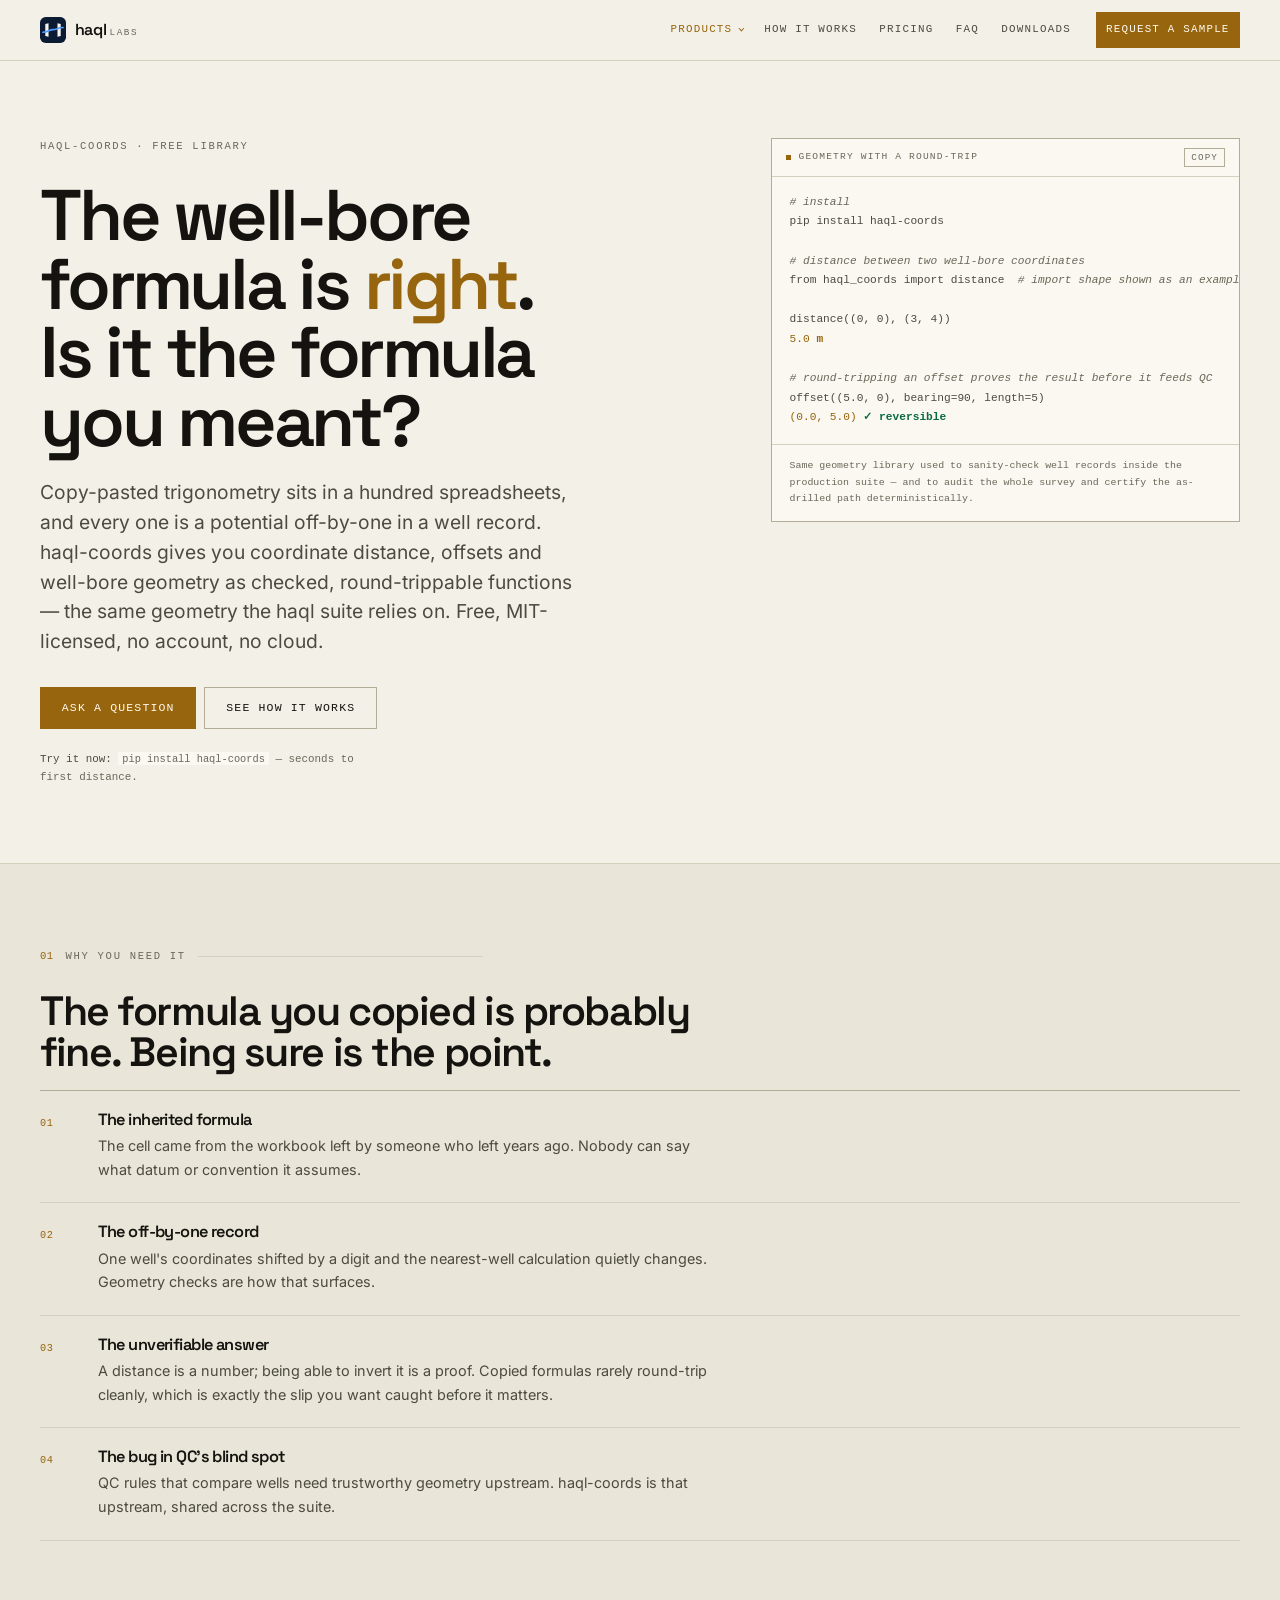
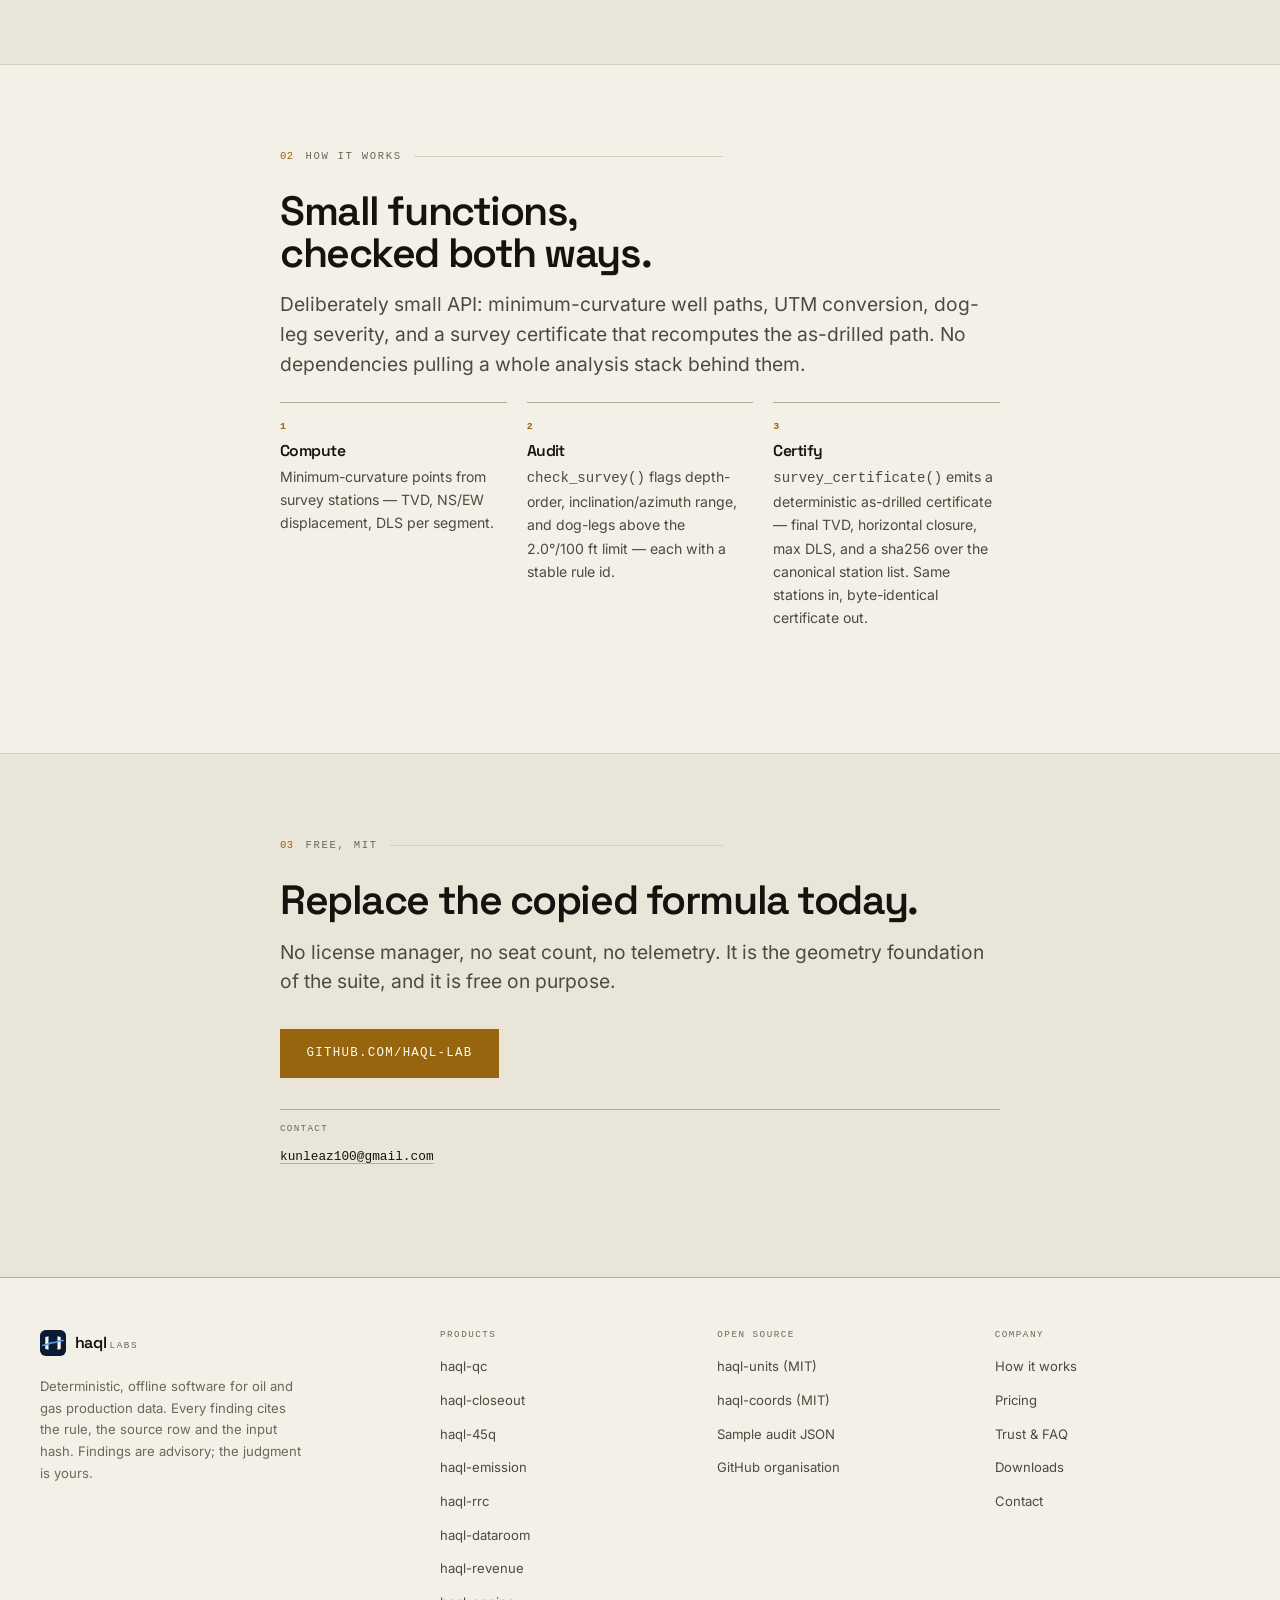
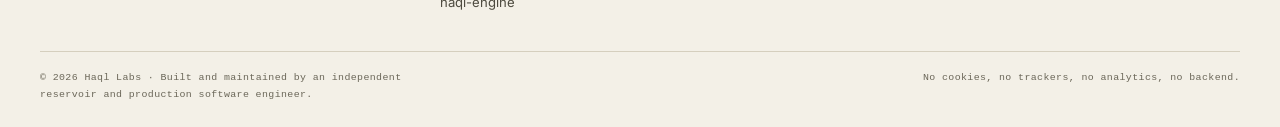
<file: haql-coords.html>
<!DOCTYPE html>
<html lang="en">
<head>
<meta charset="UTF-8">
<meta name="viewport" content="width=device-width, initial-scale=1">
<title>haql-coords — Wellbore & coordinate math | Haql Labs</title>
<meta name="description" content="Wellbore and coordinate math with round-trip verification: minimum curvature, DLS and UTM/WGS84. Free, MIT licensed, built for production QA workflows.">
<link rel="canonical" href="https://haql-lab.github.io/haql-coords.html">
<meta property="og:type" content="website">
<meta property="og:title" content="haql-coords — Geometry You Can Check, Not Just Compute">
<meta property="og:description" content="Coordinate and well-bore distance math with round-trip verification, free and MIT-licensed.">
<meta property="og:url" content="https://haql-lab.github.io/haql-coords.html">
<meta name="theme-color" content="#0c100f" media="(prefers-color-scheme: dark)">
<meta name="theme-color" content="#faf9f5" media="(prefers-color-scheme: light)">
<link rel="icon" href="favicon.ico" sizes="32x32">
<link rel="icon" href="favicon.svg" type="image/svg+xml">
<link rel="apple-touch-icon" href="assets/img/apple-touch-icon.png">
<link rel="manifest" href="site.webmanifest">
<link rel="preload" href="assets/fonts/inter-latin-var.woff2" as="font" type="font/woff2" crossorigin>
<link rel="preload" href="assets/fonts/space-grotesk-latin-var.woff2" as="font" type="font/woff2" crossorigin>
<meta property="og:site_name" content="Haql Labs">
<meta property="og:image" content="https://haql-lab.github.io/assets/img/og-cover.png">
<meta property="og:image:width" content="1200">
<meta property="og:image:height" content="630">
<meta property="og:image:alt" content="Haql Labs — deterministic, offline software for oil and gas data">
<meta name="twitter:card" content="summary_large_image">
<meta name="twitter:title" content="haql-coords — Geometry You Can Check, Not Just Compute">
<meta name="twitter:description" content="Coordinate and well-bore distance math with round-trip verification, free and MIT-licensed.">
<meta name="twitter:image" content="https://haql-lab.github.io/assets/img/og-cover.png">
<script type="application/ld+json">
{
  "@context": "https://schema.org",
  "@type": "Organization",
  "name": "Haql Labs",
  "url": "https://haql-lab.github.io/",
  "logo": "https://haql-lab.github.io/assets/img/icon-512.png",
  "email": "kunleaz100@gmail.com",
  "description": "Haql Labs builds deterministic, offline software for oil and gas production data.",
  "sameAs": ["https://github.com/haql-lab"]
}
</script>
<link rel="stylesheet" href="assets/css/style.css">
</head>
<body>
<a class="skip" href="#main">Skip to content</a>

<header class="hdr">
  <div class="wrap hdr__in">
    <a class="brand" href="index.html" aria-label="Haql Labs — home">
      <span class="brand__mark" aria-hidden="true"><svg viewBox="0 0 32 32" width="26" height="26" focusable="false"><rect width="32" height="32" rx="7" fill="#0B1B33"/><path fill="#F6F4EE" d="M6.5 8.6 L10.5 7.75 L10.5 24.25 L6.5 23.4 Z"/><path fill="#F6F4EE" d="M21.5 7.75 L25.5 8.6 L25.5 23.4 L21.5 24.25 Z"/><path d="M3.6 18.75 C 9.9 18.75, 11.4 15.6, 16 15.6 C 20.6 15.6, 22.1 12.9, 28.4 12.9" fill="none" stroke="#4F9BFF" stroke-width="2.1" stroke-linecap="round"/></svg></span>
      <span class="brand__word">haql<span class="brand__lab">Labs</span></span>
    </a>
    <button class="burger" type="button" aria-expanded="false" aria-controls="nav" aria-label="Open menu">
      <span></span><span></span><span></span>
    </button>
    <nav class="nav" id="nav" aria-label="Main">
      <details class="menu">
        <summary>Products</summary>
        <div class="menu__panel">
          <a class="menu__item" href="haql-qc.html"><b>haql-qc</b><span>Production data quality</span></a>
          <a class="menu__item" href="haql-closeout.html"><b>haql-closeout</b><span>Month-end closeout</span></a>
          <a class="menu__item" href="haql-45q.html"><b>haql-45q</b><span>45Q credit claims</span></a>
          <a class="menu__item" href="haql-emission.html"><b>haql-emission</b><span>GHG &amp; EU ETS MRV</span></a>
          <a class="menu__item" href="haql-rrc.html"><b>haql-rrc</b><span>Texas RRC Form PR</span></a>
          <a class="menu__item" href="haql-dataroom.html"><b>haql-dataroom</b><span>A&amp;D dataroom QC</span></a>
          <a class="menu__item" href="haql-revenue.html"><b>haql-revenue</b><span>Purchaser statements</span></a>
          <a class="menu__item" href="haql-engine.html"><b>haql-engine</b><span>Simulation audit</span></a>
          <a class="menu__item" href="haql-units.html"><b>haql-units</b><span>Unit conversions · MIT</span></a>
          <a class="menu__item" href="haql-coords.html"><b>haql-coords</b><span>Wellbore math · MIT</span></a>
          <a class="menu__all" href="index.html#tools">All ten tools →</a>
        </div>
      </details>
      <a href="index.html#how">How it works</a>
      <a href="index.html#pricing">Pricing</a>
      <a href="index.html#faq">FAQ</a>
      <a href="downloads.html">Downloads</a>
      <a class="nav__cta" href="mailto:kunleaz100@gmail.com?subject=Free%20sample%20check%20request">Request a sample</a>
    </nav>
  </div>
</header>

<main id="main">

<!-- ============ HERO ============ -->
<section class="hero" id="top">
  <div class="wrap hero__in">
    <div class="hero__copy">
      <p class="eyebrow">haql-coords · Free library</p>
      <h1>The well-bore formula is <em>right</em>. Is it the formula you meant?</h1>
      <p class="lede">Copy-pasted trigonometry sits in a hundred spreadsheets, and every one is a potential off-by-one in a well record. haql-coords gives you coordinate distance, offsets and well-bore geometry as checked, round-trippable functions — the same geometry the haql suite relies on. Free, MIT-licensed, no account, no cloud.</p>
      <div class="cta">
        <a class="btn btn--p" href="mailto:kunleaz100@gmail.com?subject=Free%20sample%20check%20request">Ask a question</a>
        <a class="btn btn--s" href="#in">See how it works</a>
      </div>
      <p class="reassure"><b>Try it now:</b> <code class="mono">pip install haql-coords</code> — seconds to first distance.</p>
    </div>

    <div class="hero__panel">
      <div class="panel__bar"><span class="dot"></span>geometry with a round-trip</div>
      <pre class="panel__body" tabindex="0" aria-label="Example report output"><span class="c"># install</span>
pip install haql-coords

<span class="c"># distance between two well-bore coordinates</span>
from haql_coords import distance  <span class="c"># import shape shown as an example</span>

distance((0, 0), (3, 4))
<span class="k">5.0</span> <span class="b">m</span>

<span class="c"># round-tripping an offset proves the result before it feeds QC</span>
offset((5.0, 0), bearing=90, length=5)
<span class="k">(0.0, 5.0)</span> <span class="g">✓ reversible</span></pre>
      <p class="panel__cap">Same geometry library used to sanity-check well records inside the production suite — and to audit the whole survey and certify the as-drilled path deterministically.</p>
    </div>
  </div>
</section>

<!-- ============ WHY ============ -->
<section class="sec sec--alt" id="why">
  <div class="wrap">
    <p class="eyebrow">Why you need it</p>
    <h2>The formula you copied is probably fine. Being sure is the point.</h2>
    <div class="pains">
      <article class="pain">
        <h3>The inherited formula</h3>
        <p>The cell came from the workbook left by someone who left years ago. Nobody can say what datum or convention it assumes.</p>
      </article>
      <article class="pain">
        <h3>The off-by-one record</h3>
        <p>One well's coordinates shifted by a digit and the nearest-well calculation quietly changes. Geometry checks are how that surfaces.</p>
      </article>
      <article class="pain">
        <h3>The unverifiable answer</h3>
        <p>A distance is a number; being able to invert it is a proof. Copied formulas rarely round-trip cleanly, which is exactly the slip you want caught before it matters.</p>
      </article>
      <article class="pain">
        <h3>The bug in QC's blind spot</h3>
        <p>QC rules that compare wells need trustworthy geometry upstream. haql-coords is that upstream, shared across the suite.</p>
      </article>
    </div>
  </div>
</section>

<!-- ============ HOW ============ -->
<section class="sec" id="in">
  <div class="wrap wrap--narrow">
    <p class="eyebrow">How it works</p>
    <h2>Small functions, checked both ways.</h2>
    <p class="lede lede--c">Deliberately small API: minimum-curvature well paths, UTM conversion, dog-leg severity, and a survey certificate that recomputes the as-drilled path. No dependencies pulling a whole analysis stack behind them.</p>
    <div class="flow">
      <div class="step"><b>1</b><h4>Compute</h4><p>Minimum-curvature points from survey stations — TVD, NS/EW displacement, DLS per segment.</p></div>
      <div class="step"><b>2</b><h4>Audit</h4><p><code>check_survey()</code> flags depth-order, inclination/azimuth range, and dog-legs above the 2.0°/100&nbsp;ft limit — each with a stable rule id.</p></div>
      <div class="step"><b>3</b><h4>Certify</h4><p><code>survey_certificate()</code> emits a deterministic as-drilled certificate — final TVD, horizontal closure, max DLS, and a sha256 over the canonical station list. Same stations in, byte-identical certificate out.</p></div>
    </div>
  </div>
</section>

<!-- ============ CTA ============ -->
<section class="sec sec--alt" id="contact">
  <div class="wrap wrap--narrow">
    <p class="eyebrow">Free, MIT</p>
    <h2>Replace the copied formula today.</h2>
    <p class="lede">No license manager, no seat count, no telemetry. It is the geometry foundation of the suite, and it is free on purpose.</p>
    <a class="btn btn--p btn--lg" href="https://github.com/haql-lab" rel="noopener">github.com/haql-lab</a>
    <div class="links">
      <div><b>Contact</b><a href="mailto:kunleaz100@gmail.com?subject=haql-coords">kunleaz100@gmail.com</a></div>
    </div>
  </div>
</section>

</main>

<footer class="ftr">
  <div class="wrap">
    <div class="ftr__top">
      <div class="ftr__brand">
        <a class="brand" href="index.html" aria-label="Haql Labs — home">
          <span class="brand__mark" aria-hidden="true"><svg viewBox="0 0 32 32" width="26" height="26" focusable="false"><rect width="32" height="32" rx="7" fill="#0B1B33"/><path fill="#F6F4EE" d="M6.5 8.6 L10.5 7.75 L10.5 24.25 L6.5 23.4 Z"/><path fill="#F6F4EE" d="M21.5 7.75 L25.5 8.6 L25.5 23.4 L21.5 24.25 Z"/><path d="M3.6 18.75 C 9.9 18.75, 11.4 15.6, 16 15.6 C 20.6 15.6, 22.1 12.9, 28.4 12.9" fill="none" stroke="#4F9BFF" stroke-width="2.1" stroke-linecap="round"/></svg></span>
          <span class="brand__word">haql<span class="brand__lab">Labs</span></span>
        </a>
        <p>Deterministic, offline software for oil and gas production data. Every finding cites the rule, the source row and the input hash. Findings are advisory; the judgment is yours.</p>
      </div>
      <div class="ftr__col">
        <h2>Products</h2>
        <ul>
          <li><a href="haql-qc.html">haql-qc</a></li>
          <li><a href="haql-closeout.html">haql-closeout</a></li>
          <li><a href="haql-45q.html">haql-45q</a></li>
          <li><a href="haql-emission.html">haql-emission</a></li>
          <li><a href="haql-rrc.html">haql-rrc</a></li>
          <li><a href="haql-dataroom.html">haql-dataroom</a></li>
          <li><a href="haql-revenue.html">haql-revenue</a></li>
          <li><a href="haql-engine.html">haql-engine</a></li>
        </ul>
      </div>
      <div class="ftr__col">
        <h2>Open source</h2>
        <ul>
          <li><a href="haql-units.html">haql-units (MIT)</a></li>
          <li><a href="haql-coords.html">haql-coords (MIT)</a></li>
          <li><a href="sample-audit.json" download>Sample audit JSON</a></li>
          <li><a href="https://github.com/haql-lab" rel="noopener">GitHub organisation</a></li>
        </ul>
      </div>
      <div class="ftr__col">
        <h2>Company</h2>
        <ul>
          <li><a href="index.html#how">How it works</a></li>
          <li><a href="index.html#pricing">Pricing</a></li>
          <li><a href="index.html#faq">Trust &amp; FAQ</a></li>
          <li><a href="downloads.html">Downloads</a></li>
          <li><a href="mailto:kunleaz100@gmail.com">Contact</a></li>
        </ul>
      </div>
    </div>
    <div class="ftr__bottom">
      <p>© <span id="yr">2026</span> Haql Labs · Built and maintained by an independent reservoir and production software engineer.</p>
      <p>No cookies, no trackers, no analytics, no backend.</p>
    </div>
  </div>
</footer>

<script src="assets/js/main.js"></script>
</body>
</html>
</file>
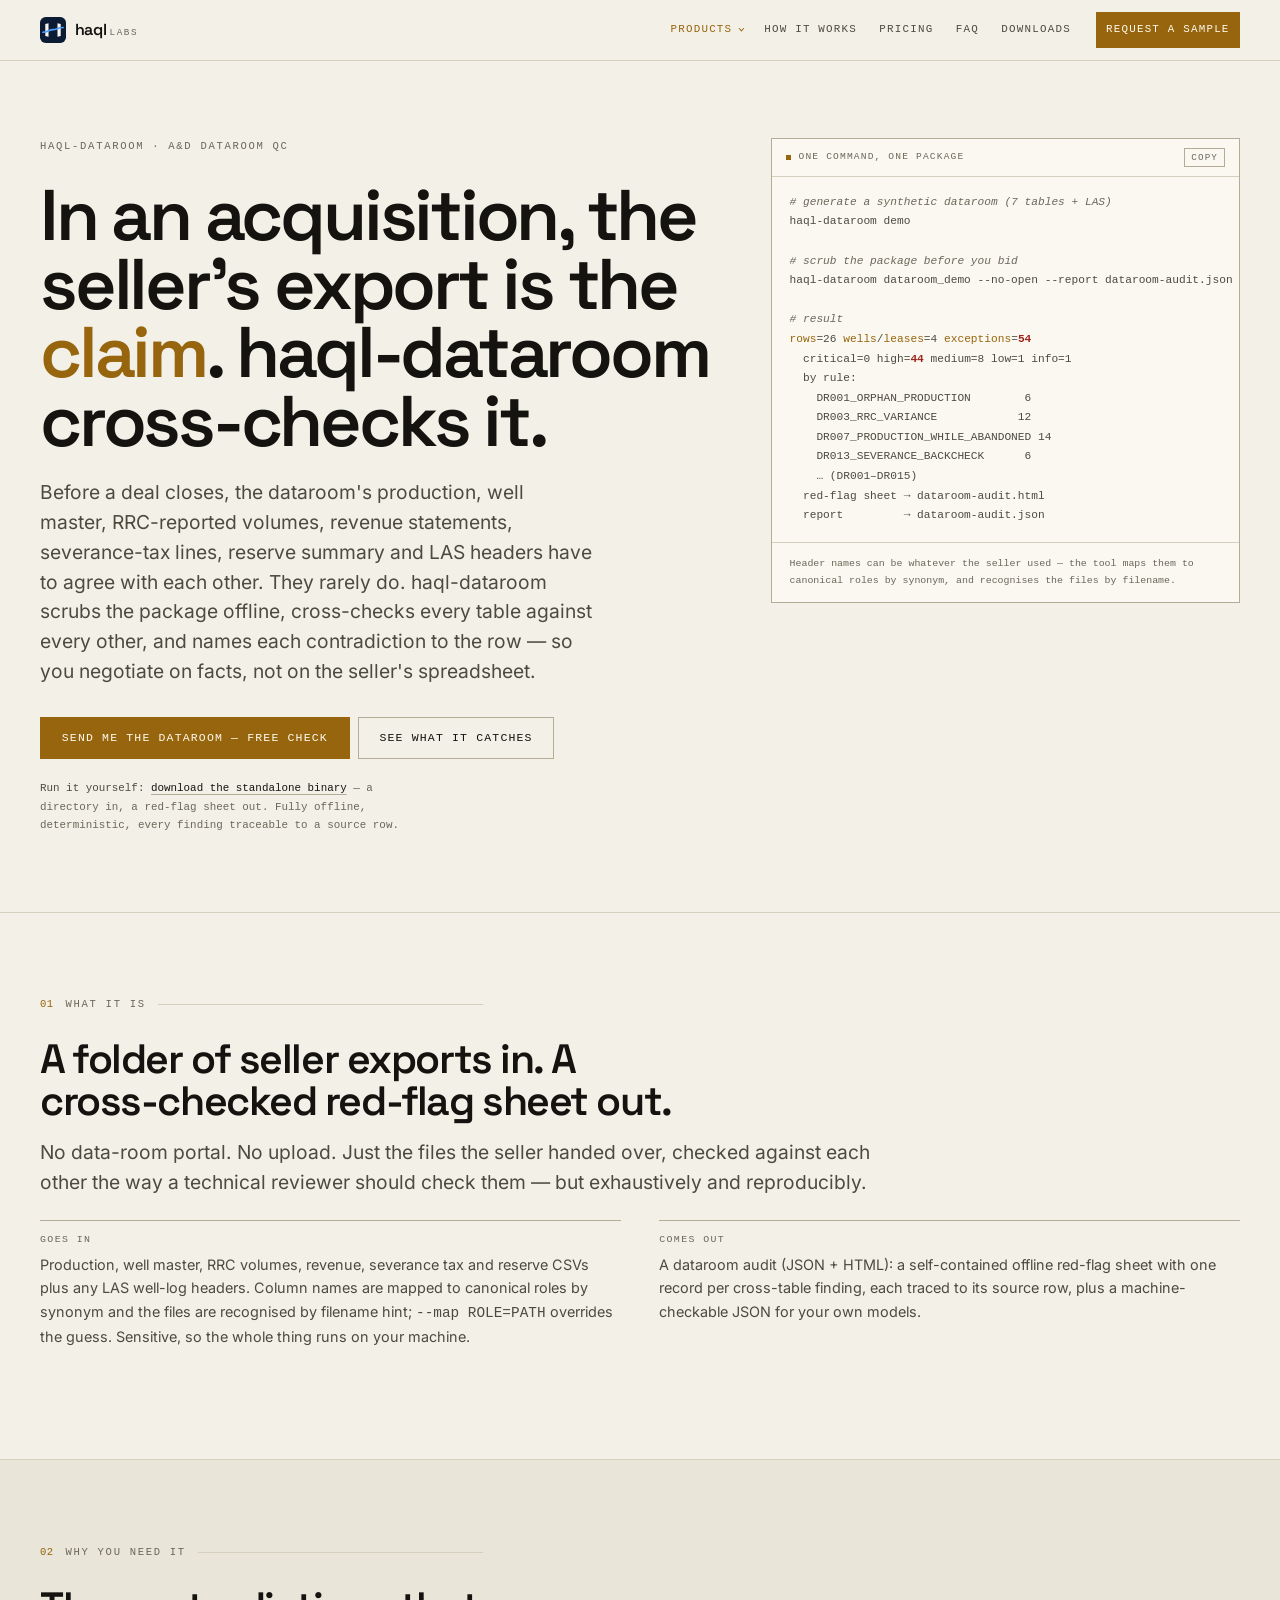
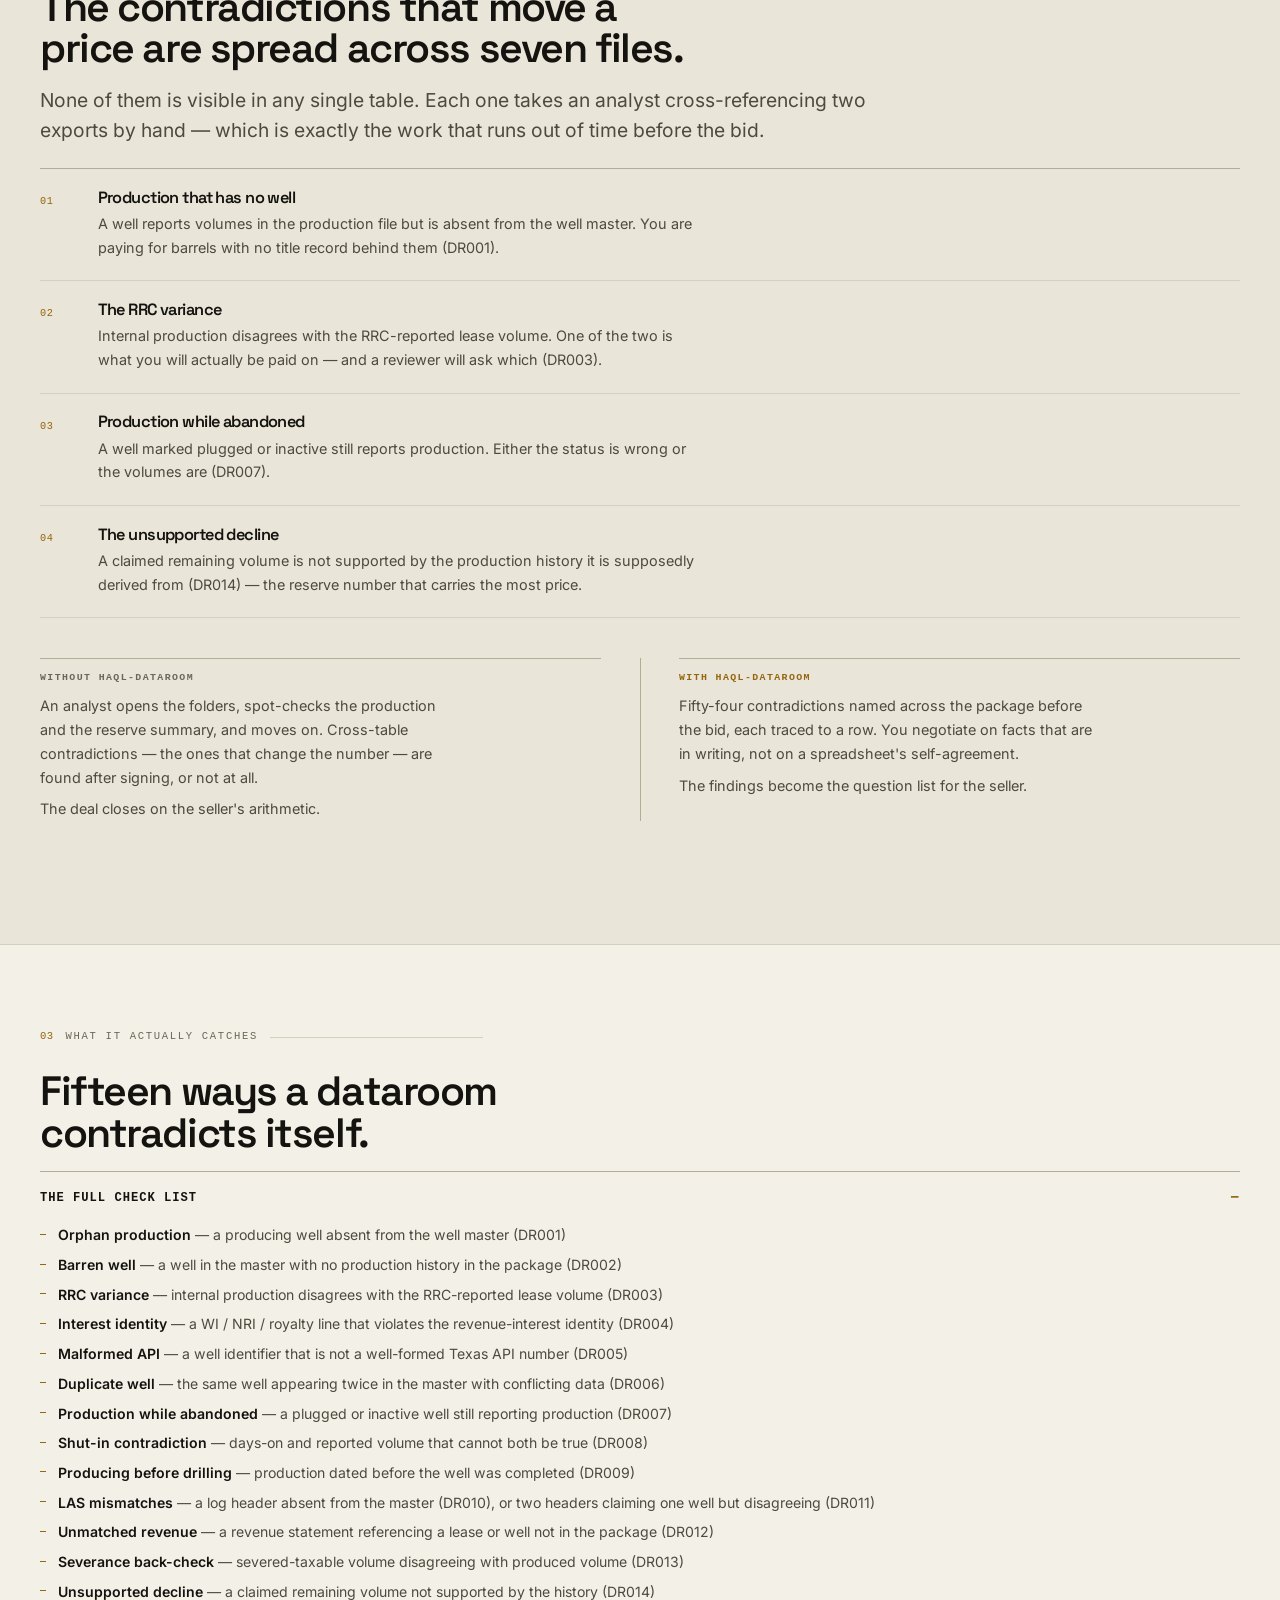
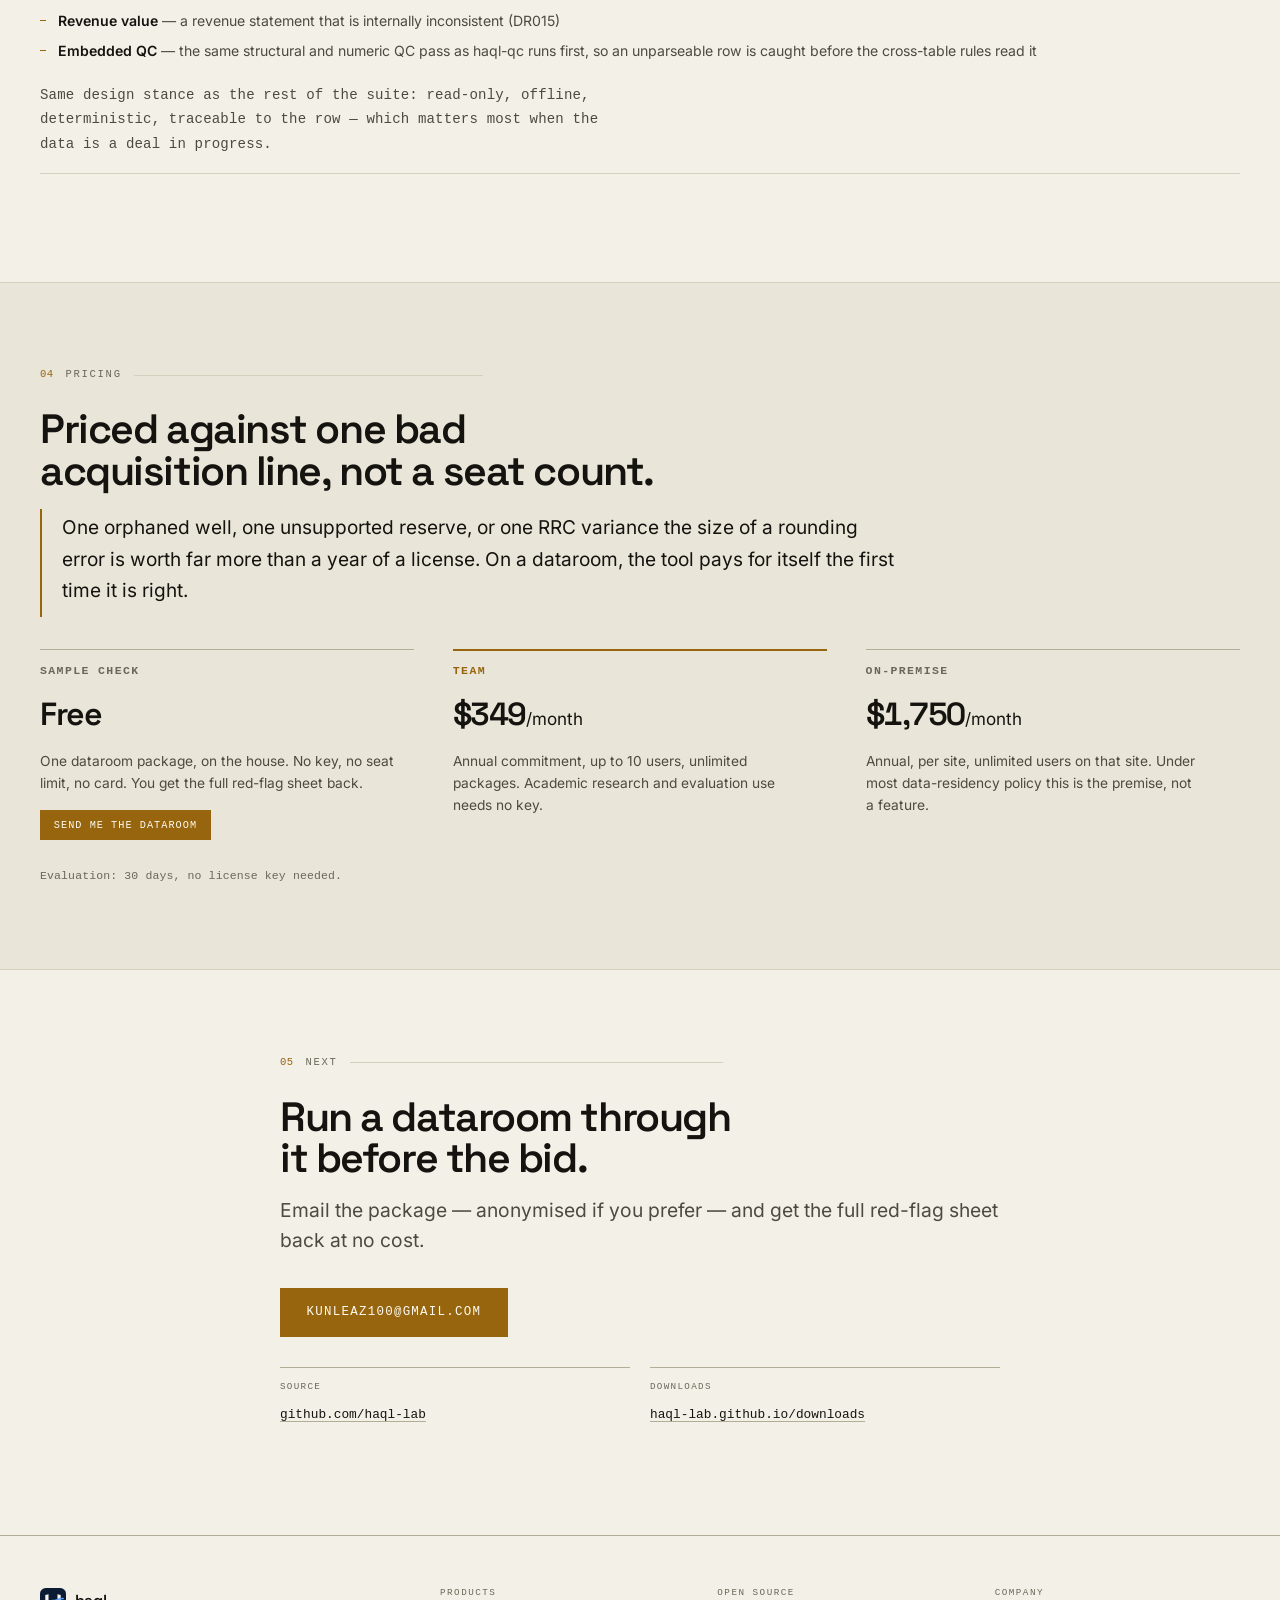
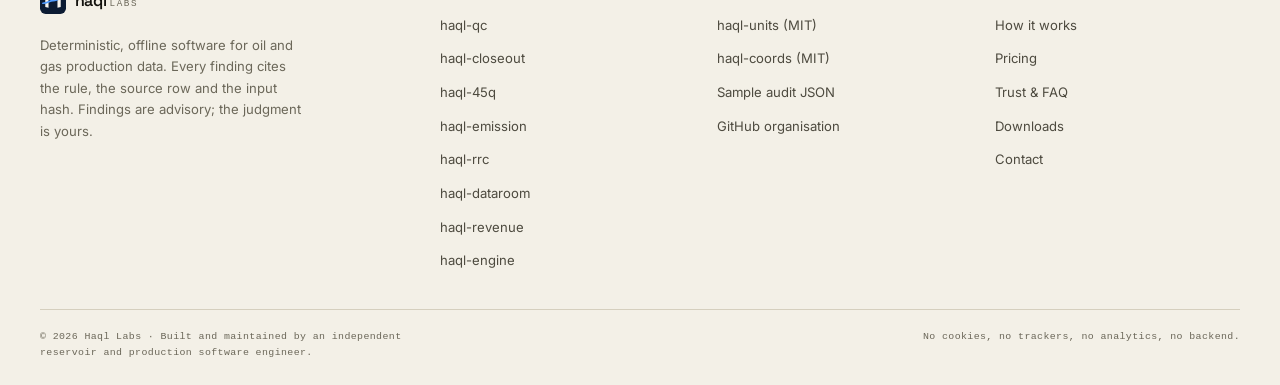
<file: haql-dataroom.html>
<!DOCTYPE html>
<html lang="en">
<head>
<meta charset="UTF-8">
<meta name="viewport" content="width=device-width, initial-scale=1">
<title>haql-dataroom — A&D dataroom QC | Haql Labs</title>
<meta name="description" content="Cross-check an A&D dataroom offline: production against the well master and RRC, revenue and severance, reserves and LAS headers, traced to source rows.">
<link rel="canonical" href="https://haql-lab.github.io/haql-dataroom.html">
<meta property="og:type" content="website">
<meta property="og:title" content="haql-dataroom — The Seller's Export Is a Claim. Cross-Check It.">
<meta property="og:description" content="Offline A&amp;D dataroom QC: orphan wells, RRC variance, interest identities, LAS header conflicts, decline support — every finding traceable to a source row.">
<meta property="og:url" content="https://haql-lab.github.io/haql-dataroom.html">
<meta name="theme-color" content="#0c100f" media="(prefers-color-scheme: dark)">
<meta name="theme-color" content="#faf9f5" media="(prefers-color-scheme: light)">
<link rel="icon" href="favicon.ico" sizes="32x32">
<link rel="icon" href="favicon.svg" type="image/svg+xml">
<link rel="apple-touch-icon" href="assets/img/apple-touch-icon.png">
<link rel="manifest" href="site.webmanifest">
<link rel="preload" href="assets/fonts/inter-latin-var.woff2" as="font" type="font/woff2" crossorigin>
<link rel="preload" href="assets/fonts/space-grotesk-latin-var.woff2" as="font" type="font/woff2" crossorigin>
<meta property="og:site_name" content="Haql Labs">
<meta property="og:image" content="https://haql-lab.github.io/assets/img/og-cover.png">
<meta property="og:image:width" content="1200">
<meta property="og:image:height" content="630">
<meta property="og:image:alt" content="Haql Labs — deterministic, offline software for oil and gas data">
<meta name="twitter:card" content="summary_large_image">
<meta name="twitter:title" content="haql-dataroom — The Seller's Export Is a Claim. Cross-Check It.">
<meta name="twitter:description" content="Offline A&amp;D dataroom QC: orphan wells, RRC variance, interest identities, LAS header conflicts, decline support — every finding traceable to a source row.">
<meta name="twitter:image" content="https://haql-lab.github.io/assets/img/og-cover.png">
<script type="application/ld+json">
{
  "@context": "https://schema.org",
  "@type": "Organization",
  "name": "Haql Labs",
  "url": "https://haql-lab.github.io/",
  "logo": "https://haql-lab.github.io/assets/img/icon-512.png",
  "email": "kunleaz100@gmail.com",
  "description": "Haql Labs builds deterministic, offline software for oil and gas production data.",
  "sameAs": ["https://github.com/haql-lab"]
}
</script>
<link rel="stylesheet" href="assets/css/style.css">
</head>
<body>
<a class="skip" href="#main">Skip to content</a>

<header class="hdr">
  <div class="wrap hdr__in">
    <a class="brand" href="index.html" aria-label="Haql Labs — home">
      <span class="brand__mark" aria-hidden="true"><svg viewBox="0 0 32 32" width="26" height="26" focusable="false"><rect width="32" height="32" rx="7" fill="#0B1B33"/><path fill="#F6F4EE" d="M6.5 8.6 L10.5 7.75 L10.5 24.25 L6.5 23.4 Z"/><path fill="#F6F4EE" d="M21.5 7.75 L25.5 8.6 L25.5 23.4 L21.5 24.25 Z"/><path d="M3.6 18.75 C 9.9 18.75, 11.4 15.6, 16 15.6 C 20.6 15.6, 22.1 12.9, 28.4 12.9" fill="none" stroke="#4F9BFF" stroke-width="2.1" stroke-linecap="round"/></svg></span>
      <span class="brand__word">haql<span class="brand__lab">Labs</span></span>
    </a>
    <button class="burger" type="button" aria-expanded="false" aria-controls="nav" aria-label="Open menu">
      <span></span><span></span><span></span>
    </button>
    <nav class="nav" id="nav" aria-label="Main">
      <details class="menu">
        <summary>Products</summary>
        <div class="menu__panel">
          <a class="menu__item" href="haql-qc.html"><b>haql-qc</b><span>Production data quality</span></a>
          <a class="menu__item" href="haql-closeout.html"><b>haql-closeout</b><span>Month-end closeout</span></a>
          <a class="menu__item" href="haql-45q.html"><b>haql-45q</b><span>45Q credit claims</span></a>
          <a class="menu__item" href="haql-emission.html"><b>haql-emission</b><span>GHG &amp; EU ETS MRV</span></a>
          <a class="menu__item" href="haql-rrc.html"><b>haql-rrc</b><span>Texas RRC Form PR</span></a>
          <a class="menu__item" href="haql-dataroom.html"><b>haql-dataroom</b><span>A&amp;D dataroom QC</span></a>
          <a class="menu__item" href="haql-revenue.html"><b>haql-revenue</b><span>Purchaser statements</span></a>
          <a class="menu__item" href="haql-engine.html"><b>haql-engine</b><span>Simulation audit</span></a>
          <a class="menu__item" href="haql-units.html"><b>haql-units</b><span>Unit conversions · MIT</span></a>
          <a class="menu__item" href="haql-coords.html"><b>haql-coords</b><span>Wellbore math · MIT</span></a>
          <a class="menu__all" href="index.html#tools">All ten tools →</a>
        </div>
      </details>
      <a href="index.html#how">How it works</a>
      <a href="index.html#pricing">Pricing</a>
      <a href="index.html#faq">FAQ</a>
      <a href="downloads.html">Downloads</a>
      <a class="nav__cta" href="mailto:kunleaz100@gmail.com?subject=Free%20sample%20check%20request">Request a sample</a>
    </nav>
  </div>
</header>

<main id="main">

<!-- ============ HERO ============ -->
<section class="hero" id="top">
  <div class="wrap hero__in">
    <div class="hero__copy">
      <p class="eyebrow">haql-dataroom · A&amp;D dataroom QC</p>
      <h1>In an acquisition, the seller's export is the <em>claim</em>. haql-dataroom cross-checks it.</h1>
      <p class="lede">Before a deal closes, the dataroom's production, well master, RRC-reported volumes, revenue statements, severance-tax lines, reserve summary and LAS headers have to agree with each other. They rarely do. haql-dataroom scrubs the package offline, cross-checks every table against every other, and names each contradiction to the row — so you negotiate on facts, not on the seller's spreadsheet.</p>
      <div class="cta">
        <a class="btn btn--p" href="mailto:kunleaz100@gmail.com?subject=Free%20sample%20check%20request">Send me the dataroom — free check</a>
        <a class="btn btn--s" href="#catch">See what it catches</a>
      </div>
      <p class="reassure"><b>Run it yourself:</b> <a href="downloads.html">download the standalone binary</a> — a directory in, a red-flag sheet out. Fully offline, deterministic, every finding traceable to a source row.</p>
    </div>

    <div class="hero__panel">
      <div class="panel__bar"><span class="dot"></span>one command, one package</div>
      <pre class="panel__body" tabindex="0" aria-label="Example report output"><span class="c"># generate a synthetic dataroom (7 tables + LAS)</span>
haql-dataroom demo

<span class="c"># scrub the package before you bid</span>
haql-dataroom dataroom_demo --no-open --report dataroom-audit.json

<span class="c"># result</span>
<span class="k">rows</span>=26 <span class="k">wells</span>/<span class="k">leases</span>=4 <span class="k">exceptions</span>=<span class="w">54</span>
  critical=0 high=<span class="w">44</span> medium=8 low=1 info=1
  by rule:
    DR001_ORPHAN_PRODUCTION        6
    DR003_RRC_VARIANCE            12
    DR007_PRODUCTION_WHILE_ABANDONED 14
    DR013_SEVERANCE_BACKCHECK      6
    … (DR001–DR015)
  red-flag sheet → dataroom-audit.html
  report         → dataroom-audit.json</pre>
      <p class="panel__cap">Header names can be whatever the seller used — the tool maps them to canonical roles by synonym, and recognises the files by filename.</p>
    </div>
  </div>
</section>

<!-- ============ WHAT IT IS ============ -->
<section class="sec" id="what">
  <div class="wrap">
    <p class="eyebrow">What it is</p>
    <h2>A folder of seller exports in. A cross-checked red-flag sheet out.</h2>
    <p class="lede lede--c">No data-room portal. No upload. Just the files the seller handed over, checked against each other the way a technical reviewer should check them — but exhaustively and reproducibly.</p>
    <div class="io">
      <div class="io__b">
        <h4>Goes in</h4>
        <p>Production, well master, RRC volumes, revenue, severance tax and reserve CSVs plus any LAS well-log headers. Column names are mapped to canonical roles by synonym and the files are recognised by filename hint; <code>--map ROLE=PATH</code> overrides the guess. Sensitive, so the whole thing runs on your machine.</p>
      </div>
      <div class="io__b">
        <h4>Comes out</h4>
        <p>A dataroom audit (JSON + HTML): a self-contained offline red-flag sheet with one record per cross-table finding, each traced to its source row, plus a machine-checkable JSON for your own models.</p>
      </div>
    </div>
  </div>
</section>

<!-- ============ WHY YOU NEED IT ============ -->
<section class="sec sec--alt" id="why">
  <div class="wrap">
    <p class="eyebrow">Why you need it</p>
    <h2>The contradictions that move a price are spread across seven files.</h2>
    <p class="lede lede--c">None of them is visible in any single table. Each one takes an analyst cross-referencing two exports by hand — which is exactly the work that runs out of time before the bid.</p>
    <div class="pains">
      <article class="pain">
        <h3>Production that has no well</h3>
        <p>A well reports volumes in the production file but is absent from the well master. You are paying for barrels with no title record behind them (DR001).</p>
      </article>
      <article class="pain">
        <h3>The RRC variance</h3>
        <p>Internal production disagrees with the RRC-reported lease volume. One of the two is what you will actually be paid on — and a reviewer will ask which (DR003).</p>
      </article>
      <article class="pain">
        <h3>Production while abandoned</h3>
        <p>A well marked plugged or inactive still reports production. Either the status is wrong or the volumes are (DR007).</p>
      </article>
      <article class="pain">
        <h3>The unsupported decline</h3>
        <p>A claimed remaining volume is not supported by the production history it is supposedly derived from (DR014) — the reserve number that carries the most price.</p>
      </article>
    </div>
    <div class="after">
      <div class="after__c">
        <h3>Without haql-dataroom</h3>
        <p>An analyst opens the folders, spot-checks the production and the reserve summary, and moves on. Cross-table contradictions — the ones that change the number — are found after signing, or not at all.</p>
        <p class="muted">The deal closes on the seller's arithmetic.</p>
      </div>
      <div class="after__arrow" aria-hidden="true">&rarr;</div>
      <div class="after__c">
        <h3>With haql-dataroom</h3>
        <p>Fifty-four contradictions named across the package before the bid, each traced to a row. You negotiate on facts that are in writing, not on a spreadsheet's self-agreement.</p>
        <p class="muted">The findings become the question list for the seller.</p>
      </div>
    </div>
  </div>
</section>

<!-- ============ WHAT IT CATCHES ============ -->
<section class="sec" id="catch">
  <div class="wrap">
    <p class="eyebrow">What it actually catches</p>
    <h2>Fifteen ways a dataroom contradicts itself.</h2>
    <details class="ex" open>
      <summary>The full check list</summary>
      <ul>
        <li><b>Orphan production</b> — a producing well absent from the well master (DR001)</li>
        <li><b>Barren well</b> — a well in the master with no production history in the package (DR002)</li>
        <li><b>RRC variance</b> — internal production disagrees with the RRC-reported lease volume (DR003)</li>
        <li><b>Interest identity</b> — a WI / NRI / royalty line that violates the revenue-interest identity (DR004)</li>
        <li><b>Malformed API</b> — a well identifier that is not a well-formed Texas API number (DR005)</li>
        <li><b>Duplicate well</b> — the same well appearing twice in the master with conflicting data (DR006)</li>
        <li><b>Production while abandoned</b> — a plugged or inactive well still reporting production (DR007)</li>
        <li><b>Shut-in contradiction</b> — days-on and reported volume that cannot both be true (DR008)</li>
        <li><b>Producing before drilling</b> — production dated before the well was completed (DR009)</li>
        <li><b>LAS mismatches</b> — a log header absent from the master (DR010), or two headers claiming one well but disagreeing (DR011)</li>
        <li><b>Unmatched revenue</b> — a revenue statement referencing a lease or well not in the package (DR012)</li>
        <li><b>Severance back-check</b> — severed-taxable volume disagreeing with produced volume (DR013)</li>
        <li><b>Unsupported decline</b> — a claimed remaining volume not supported by the history (DR014)</li>
        <li><b>Revenue value</b> — a revenue statement that is internally inconsistent (DR015)</li>
        <li><b>Embedded QC</b> — the same structural and numeric QC pass as haql-qc runs first, so an unparseable row is caught before the cross-table rules read it</li>
      </ul>
      <p class="fine">Same design stance as the rest of the suite: read-only, offline, deterministic, traceable to the row — which matters most when the data is a deal in progress.</p>
    </details>
  </div>
</section>

<!-- ============ PRICING ============ -->
<section class="sec sec--alt" id="pricing">
  <div class="wrap">
    <p class="eyebrow">Pricing</p>
    <h2>Priced against one bad acquisition line, not a seat count.</h2>
    <div class="anchor">
      <p>One orphaned well, one unsupported reserve, or one RRC variance the size of a rounding error is worth far more than a year of a license. On a dataroom, the tool pays for itself the first time it is right.</p>
    </div>
    <div class="tiers">
      <div class="tier">
        <h3>Sample check</h3>
        <p class="tier__p"><b>Free</b></p>
        <p>One dataroom package, on the house. No key, no seat limit, no card. You get the full red-flag sheet back.</p>
        <a class="btn btn--p btn--sm" href="mailto:kunleaz100@gmail.com?subject=Free%20sample%20check%20request">Send me the dataroom</a>
      </div>
      <div class="tier tier--mid">
        <h3>Team</h3>
        <p class="tier__p"><b>$349</b>/month</p>
        <p>Annual commitment, up to 10 users, unlimited packages. Academic research and evaluation use needs no key.</p>
      </div>
      <div class="tier">
        <h3>On-premise</h3>
        <p class="tier__p"><b>$1,750</b>/month</p>
        <p>Annual, per site, unlimited users on that site. Under most data-residency policy this is the premise, not a feature.</p>
      </div>
    </div>
    <p class="fine">Evaluation: 30 days, no license key needed.</p>
  </div>
</section>

<!-- ============ CTA ============ -->
<section class="sec" id="contact">
  <div class="wrap wrap--narrow">
    <p class="eyebrow">Next</p>
    <h2>Run a dataroom through it before the bid.</h2>
    <p class="lede">Email the package — anonymised if you prefer — and get the full red-flag sheet back at no cost.</p>
    <a class="btn btn--p btn--lg" href="mailto:kunleaz100@gmail.com?subject=Free%20sample%20check%20request">kunleaz100@gmail.com</a>
    <div class="links">
      <div><b>Source</b><a href="https://github.com/haql-lab" rel="noopener">github.com/haql-lab</a></div>
      <div><b>Downloads</b><a href="downloads.html">haql-lab.github.io/downloads</a></div>
    </div>
  </div>
</section>

</main>

<footer class="ftr">
  <div class="wrap">
    <div class="ftr__top">
      <div class="ftr__brand">
        <a class="brand" href="index.html" aria-label="Haql Labs — home">
          <span class="brand__mark" aria-hidden="true"><svg viewBox="0 0 32 32" width="26" height="26" focusable="false"><rect width="32" height="32" rx="7" fill="#0B1B33"/><path fill="#F6F4EE" d="M6.5 8.6 L10.5 7.75 L10.5 24.25 L6.5 23.4 Z"/><path fill="#F6F4EE" d="M21.5 7.75 L25.5 8.6 L25.5 23.4 L21.5 24.25 Z"/><path d="M3.6 18.75 C 9.9 18.75, 11.4 15.6, 16 15.6 C 20.6 15.6, 22.1 12.9, 28.4 12.9" fill="none" stroke="#4F9BFF" stroke-width="2.1" stroke-linecap="round"/></svg></span>
          <span class="brand__word">haql<span class="brand__lab">Labs</span></span>
        </a>
        <p>Deterministic, offline software for oil and gas production data. Every finding cites the rule, the source row and the input hash. Findings are advisory; the judgment is yours.</p>
      </div>
      <div class="ftr__col">
        <h2>Products</h2>
        <ul>
          <li><a href="haql-qc.html">haql-qc</a></li>
          <li><a href="haql-closeout.html">haql-closeout</a></li>
          <li><a href="haql-45q.html">haql-45q</a></li>
          <li><a href="haql-emission.html">haql-emission</a></li>
          <li><a href="haql-rrc.html">haql-rrc</a></li>
          <li><a href="haql-dataroom.html">haql-dataroom</a></li>
          <li><a href="haql-revenue.html">haql-revenue</a></li>
          <li><a href="haql-engine.html">haql-engine</a></li>
        </ul>
      </div>
      <div class="ftr__col">
        <h2>Open source</h2>
        <ul>
          <li><a href="haql-units.html">haql-units (MIT)</a></li>
          <li><a href="haql-coords.html">haql-coords (MIT)</a></li>
          <li><a href="sample-audit.json" download>Sample audit JSON</a></li>
          <li><a href="https://github.com/haql-lab" rel="noopener">GitHub organisation</a></li>
        </ul>
      </div>
      <div class="ftr__col">
        <h2>Company</h2>
        <ul>
          <li><a href="index.html#how">How it works</a></li>
          <li><a href="index.html#pricing">Pricing</a></li>
          <li><a href="index.html#faq">Trust &amp; FAQ</a></li>
          <li><a href="downloads.html">Downloads</a></li>
          <li><a href="mailto:kunleaz100@gmail.com">Contact</a></li>
        </ul>
      </div>
    </div>
    <div class="ftr__bottom">
      <p>© <span id="yr">2026</span> Haql Labs · Built and maintained by an independent reservoir and production software engineer.</p>
      <p>No cookies, no trackers, no analytics, no backend.</p>
    </div>
  </div>
</footer>

<script src="assets/js/main.js"></script>
</body>
</html>
</file>
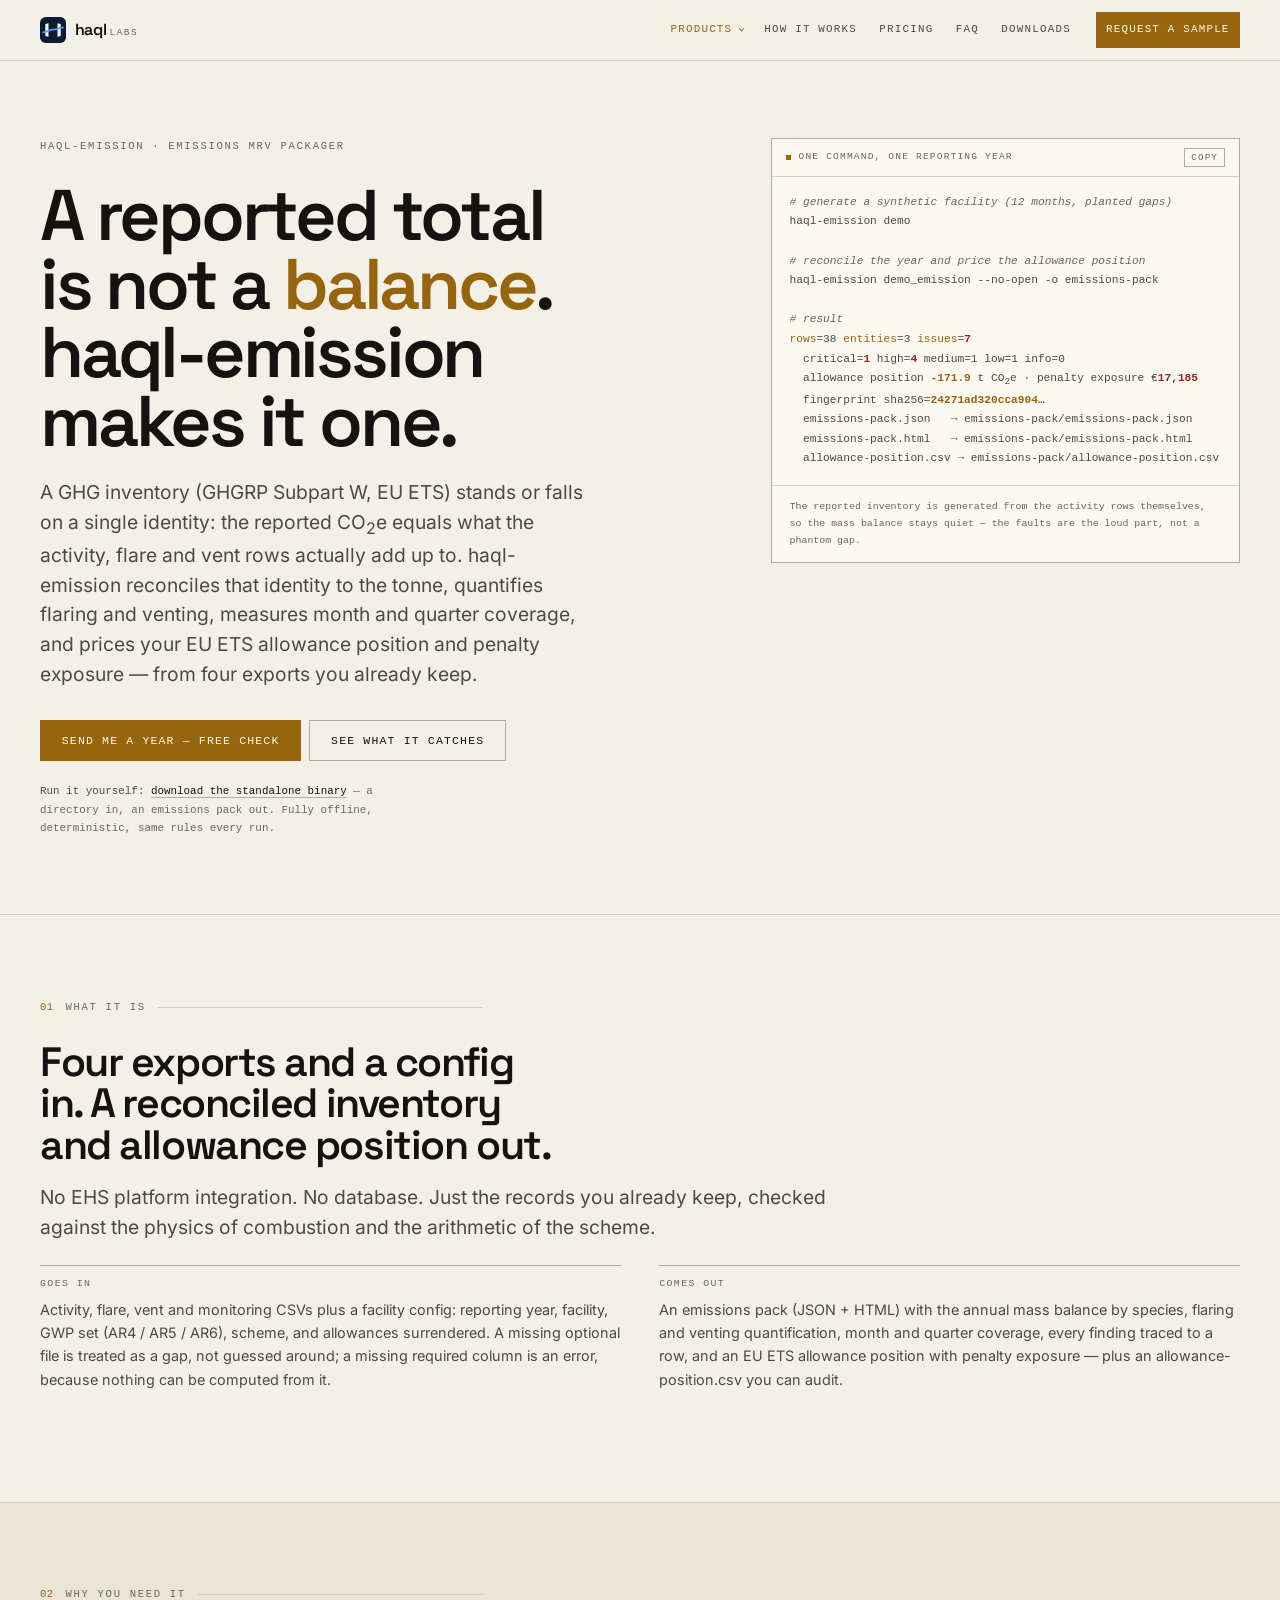
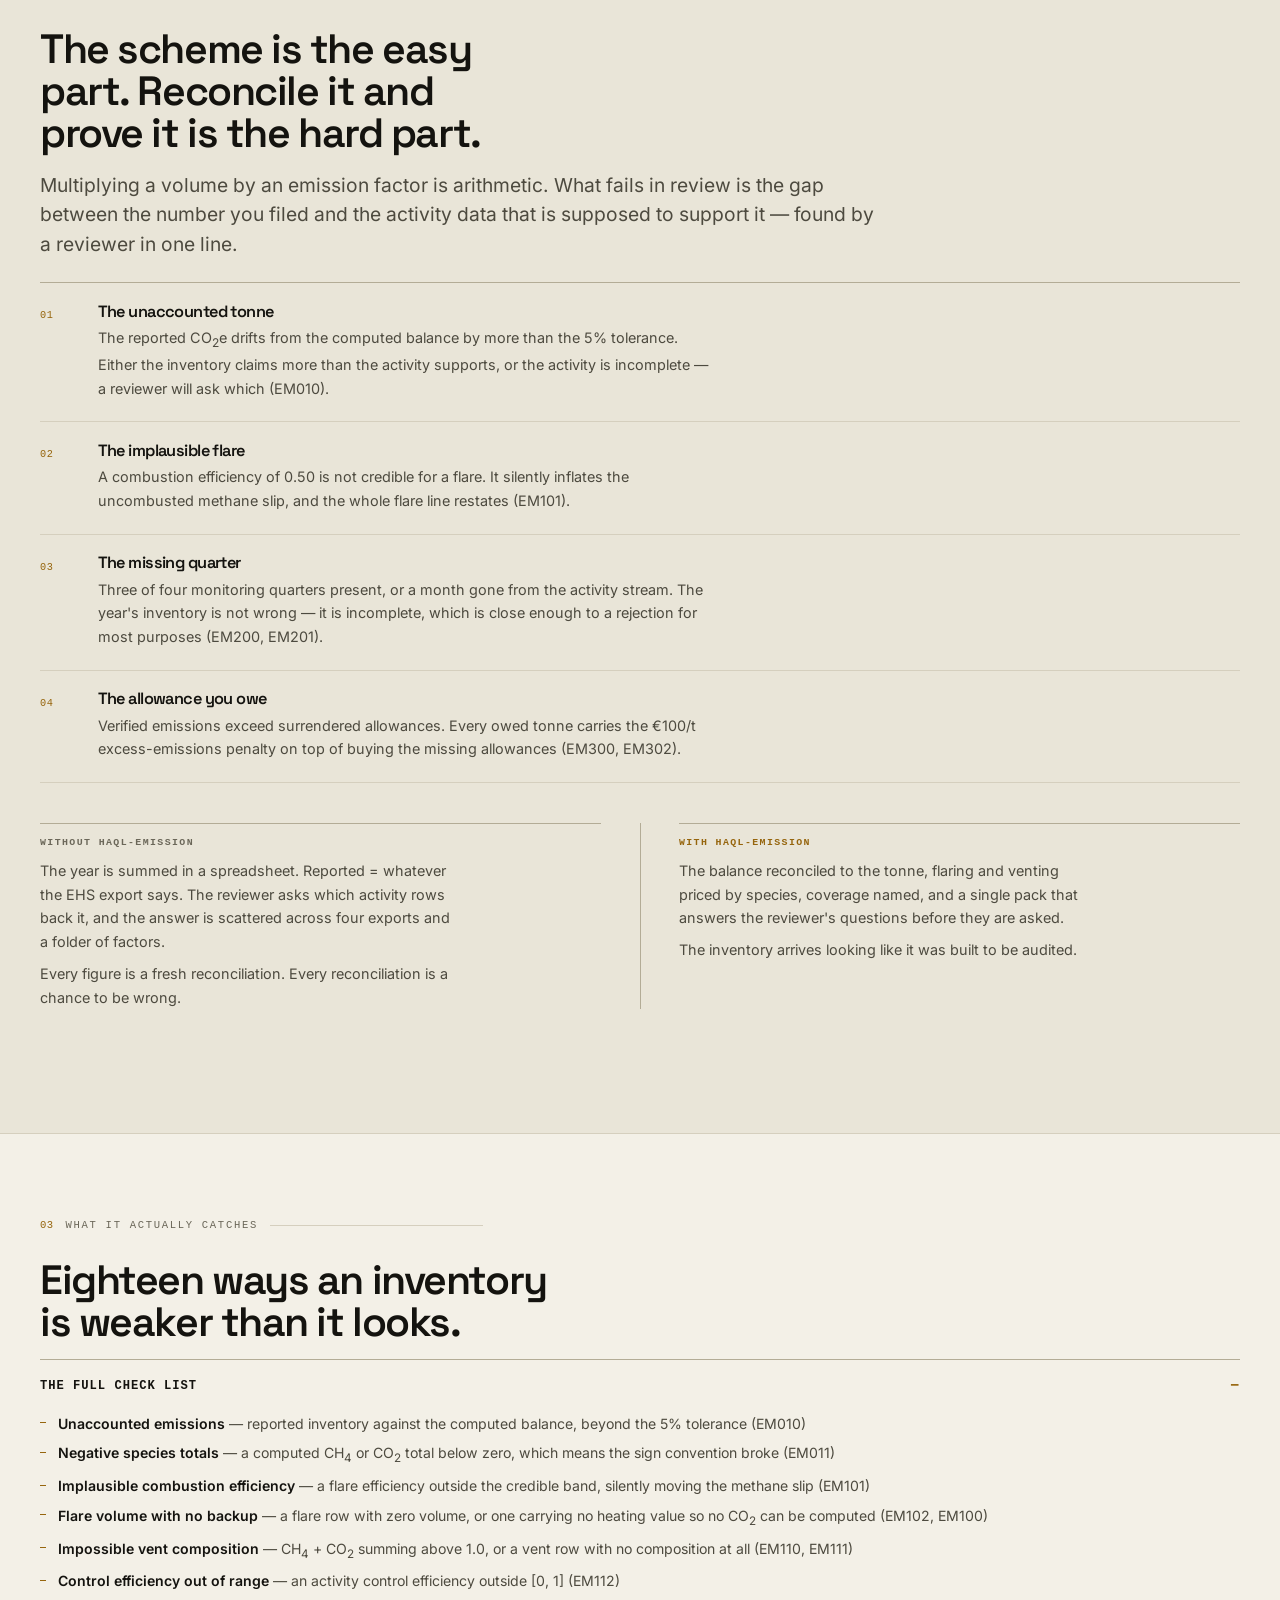
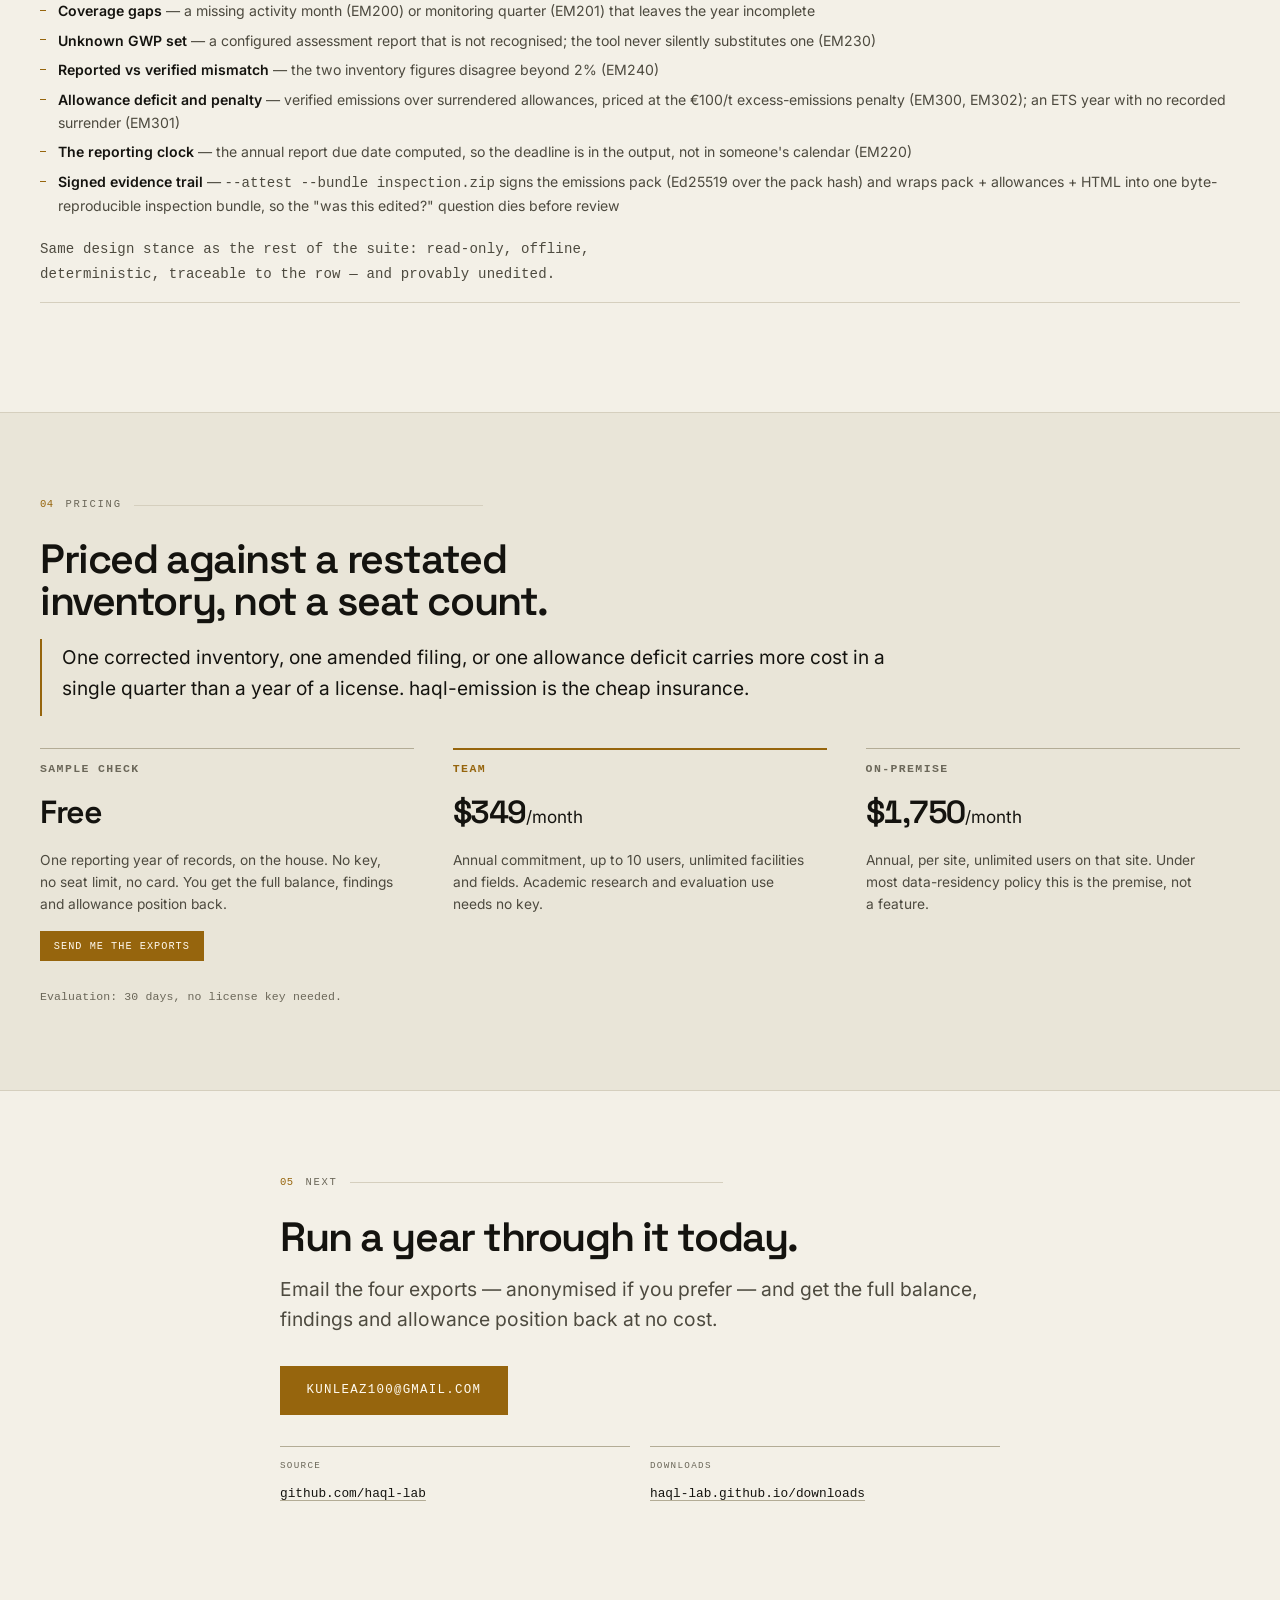
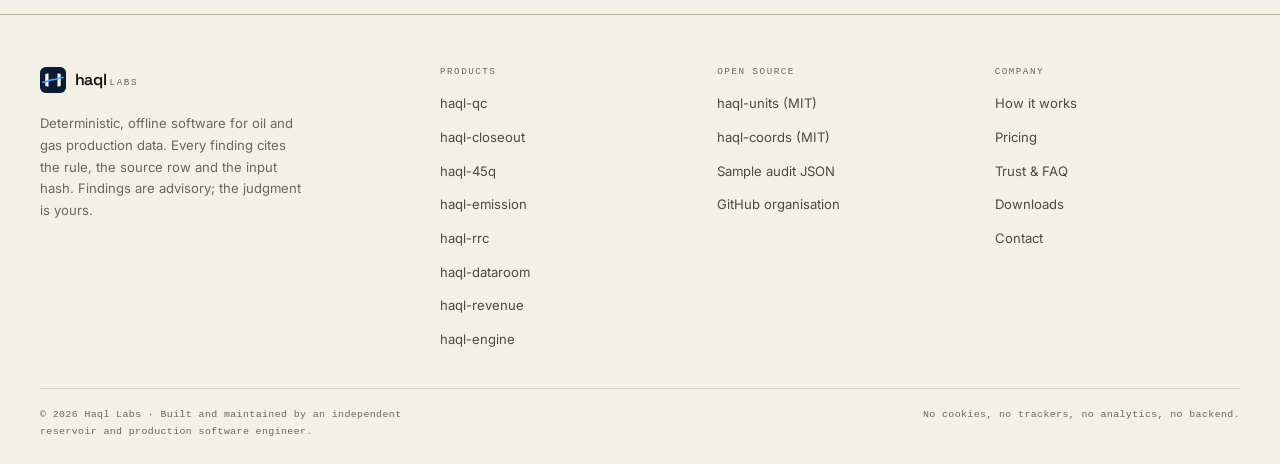
<file: haql-emission.html>
<!DOCTYPE html>
<html lang="en">
<head>
<meta charset="UTF-8">
<meta name="viewport" content="width=device-width, initial-scale=1">
<title>haql-emission — GHG & EU ETS reconciliation | Haql Labs</title>
<meta name="description" content="Reconcile a GHG inventory from activity, flare, vent and monitoring exports: mass balance, flare and vent quantification, coverage and an EU ETS allowance position.">
<link rel="canonical" href="https://haql-lab.github.io/haql-emission.html">
<meta property="og:type" content="website">
<meta property="og:title" content="haql-emission — A Reported Total Is Not a Balance">
<meta property="og:description" content="Activity-to-inventory mass balance, flare and vent quantification, coverage and an EU ETS allowance position — built to survive review, not just to add up.">
<meta property="og:url" content="https://haql-lab.github.io/haql-emission.html">
<meta name="theme-color" content="#0c100f" media="(prefers-color-scheme: dark)">
<meta name="theme-color" content="#faf9f5" media="(prefers-color-scheme: light)">
<link rel="icon" href="favicon.ico" sizes="32x32">
<link rel="icon" href="favicon.svg" type="image/svg+xml">
<link rel="apple-touch-icon" href="assets/img/apple-touch-icon.png">
<link rel="manifest" href="site.webmanifest">
<link rel="preload" href="assets/fonts/inter-latin-var.woff2" as="font" type="font/woff2" crossorigin>
<link rel="preload" href="assets/fonts/space-grotesk-latin-var.woff2" as="font" type="font/woff2" crossorigin>
<meta property="og:site_name" content="Haql Labs">
<meta property="og:image" content="https://haql-lab.github.io/assets/img/og-cover.png">
<meta property="og:image:width" content="1200">
<meta property="og:image:height" content="630">
<meta property="og:image:alt" content="Haql Labs — deterministic, offline software for oil and gas data">
<meta name="twitter:card" content="summary_large_image">
<meta name="twitter:title" content="haql-emission — A Reported Total Is Not a Balance">
<meta name="twitter:description" content="Activity-to-inventory mass balance, flare and vent quantification, coverage and an EU ETS allowance position — built to survive review, not just to add up.">
<meta name="twitter:image" content="https://haql-lab.github.io/assets/img/og-cover.png">
<script type="application/ld+json">
{
  "@context": "https://schema.org",
  "@type": "Organization",
  "name": "Haql Labs",
  "url": "https://haql-lab.github.io/",
  "logo": "https://haql-lab.github.io/assets/img/icon-512.png",
  "email": "kunleaz100@gmail.com",
  "description": "Haql Labs builds deterministic, offline software for oil and gas production data.",
  "sameAs": ["https://github.com/haql-lab"]
}
</script>
<link rel="stylesheet" href="assets/css/style.css">
</head>
<body>
<a class="skip" href="#main">Skip to content</a>

<header class="hdr">
  <div class="wrap hdr__in">
    <a class="brand" href="index.html" aria-label="Haql Labs — home">
      <span class="brand__mark" aria-hidden="true"><svg viewBox="0 0 32 32" width="26" height="26" focusable="false"><rect width="32" height="32" rx="7" fill="#0B1B33"/><path fill="#F6F4EE" d="M6.5 8.6 L10.5 7.75 L10.5 24.25 L6.5 23.4 Z"/><path fill="#F6F4EE" d="M21.5 7.75 L25.5 8.6 L25.5 23.4 L21.5 24.25 Z"/><path d="M3.6 18.75 C 9.9 18.75, 11.4 15.6, 16 15.6 C 20.6 15.6, 22.1 12.9, 28.4 12.9" fill="none" stroke="#4F9BFF" stroke-width="2.1" stroke-linecap="round"/></svg></span>
      <span class="brand__word">haql<span class="brand__lab">Labs</span></span>
    </a>
    <button class="burger" type="button" aria-expanded="false" aria-controls="nav" aria-label="Open menu">
      <span></span><span></span><span></span>
    </button>
    <nav class="nav" id="nav" aria-label="Main">
      <details class="menu">
        <summary>Products</summary>
        <div class="menu__panel">
          <a class="menu__item" href="haql-qc.html"><b>haql-qc</b><span>Production data quality</span></a>
          <a class="menu__item" href="haql-closeout.html"><b>haql-closeout</b><span>Month-end closeout</span></a>
          <a class="menu__item" href="haql-45q.html"><b>haql-45q</b><span>45Q credit claims</span></a>
          <a class="menu__item" href="haql-emission.html"><b>haql-emission</b><span>GHG &amp; EU ETS MRV</span></a>
          <a class="menu__item" href="haql-rrc.html"><b>haql-rrc</b><span>Texas RRC Form PR</span></a>
          <a class="menu__item" href="haql-dataroom.html"><b>haql-dataroom</b><span>A&amp;D dataroom QC</span></a>
          <a class="menu__item" href="haql-revenue.html"><b>haql-revenue</b><span>Purchaser statements</span></a>
          <a class="menu__item" href="haql-engine.html"><b>haql-engine</b><span>Simulation audit</span></a>
          <a class="menu__item" href="haql-units.html"><b>haql-units</b><span>Unit conversions · MIT</span></a>
          <a class="menu__item" href="haql-coords.html"><b>haql-coords</b><span>Wellbore math · MIT</span></a>
          <a class="menu__all" href="index.html#tools">All ten tools →</a>
        </div>
      </details>
      <a href="index.html#how">How it works</a>
      <a href="index.html#pricing">Pricing</a>
      <a href="index.html#faq">FAQ</a>
      <a href="downloads.html">Downloads</a>
      <a class="nav__cta" href="mailto:kunleaz100@gmail.com?subject=Free%20sample%20check%20request">Request a sample</a>
    </nav>
  </div>
</header>

<main id="main">

<!-- ============ HERO ============ -->
<section class="hero" id="top">
  <div class="wrap hero__in">
    <div class="hero__copy">
      <p class="eyebrow">haql-emission · emissions MRV packager</p>
      <h1>A reported total is not a <em>balance</em>. haql-emission makes it one.</h1>
      <p class="lede">A GHG inventory (GHGRP Subpart W, EU ETS) stands or falls on a single identity: the reported CO<sub>2</sub>e equals what the activity, flare and vent rows actually add up to. haql-emission reconciles that identity to the tonne, quantifies flaring and venting, measures month and quarter coverage, and prices your EU ETS allowance position and penalty exposure — from four exports you already keep.</p>
      <div class="cta">
        <a class="btn btn--p" href="mailto:kunleaz100@gmail.com?subject=Free%20sample%20check%20request">Send me a year — free check</a>
        <a class="btn btn--s" href="#catch">See what it catches</a>
      </div>
      <p class="reassure"><b>Run it yourself:</b> <a href="downloads.html">download the standalone binary</a> — a directory in, an emissions pack out. Fully offline, deterministic, same rules every run.</p>
    </div>

    <div class="hero__panel">
      <div class="panel__bar"><span class="dot"></span>one command, one reporting year</div>
      <pre class="panel__body" tabindex="0" aria-label="Example report output"><span class="c"># generate a synthetic facility (12 months, planted gaps)</span>
haql-emission demo

<span class="c"># reconcile the year and price the allowance position</span>
haql-emission demo_emission --no-open -o emissions-pack

<span class="c"># result</span>
<span class="k">rows</span>=38 <span class="k">entities</span>=3 <span class="k">issues</span>=<span class="w">7</span>
  critical=<span class="w">1</span> high=<span class="w">4</span> medium=1 low=1 info=0
  allowance position <span class="b">-171.9</span> t CO<sub>2</sub>e · penalty exposure €<span class="w">17,185</span>
  fingerprint sha256=<span class="b">24271ad320cca904…</span>
  emissions-pack.json   → emissions-pack/emissions-pack.json
  emissions-pack.html   → emissions-pack/emissions-pack.html
  allowance-position.csv → emissions-pack/allowance-position.csv</pre>
      <p class="panel__cap">The reported inventory is generated from the activity rows themselves, so the mass balance stays quiet — the faults are the loud part, not a phantom gap.</p>
    </div>
  </div>
</section>

<!-- ============ WHAT IT IS ============ -->
<section class="sec" id="what">
  <div class="wrap">
    <p class="eyebrow">What it is</p>
    <h2>Four exports and a config in. A reconciled inventory and allowance position out.</h2>
    <p class="lede lede--c">No EHS platform integration. No database. Just the records you already keep, checked against the physics of combustion and the arithmetic of the scheme.</p>
    <div class="io">
      <div class="io__b">
        <h4>Goes in</h4>
        <p>Activity, flare, vent and monitoring CSVs plus a facility config: reporting year, facility, GWP set (AR4 / AR5 / AR6), scheme, and allowances surrendered. A missing optional file is treated as a gap, not guessed around; a missing required column is an error, because nothing can be computed from it.</p>
      </div>
      <div class="io__b">
        <h4>Comes out</h4>
        <p>An emissions pack (JSON + HTML) with the annual mass balance by species, flaring and venting quantification, month and quarter coverage, every finding traced to a row, and an EU ETS allowance position with penalty exposure — plus an allowance-position.csv you can audit.</p>
      </div>
    </div>
  </div>
</section>

<!-- ============ WHY YOU NEED IT ============ -->
<section class="sec sec--alt" id="why">
  <div class="wrap">
    <p class="eyebrow">Why you need it</p>
    <h2>The scheme is the easy part. Reconcile it and prove it is the hard part.</h2>
    <p class="lede lede--c">Multiplying a volume by an emission factor is arithmetic. What fails in review is the gap between the number you filed and the activity data that is supposed to support it — found by a reviewer in one line.</p>
    <div class="pains">
      <article class="pain">
        <h3>The unaccounted tonne</h3>
        <p>The reported CO<sub>2</sub>e drifts from the computed balance by more than the 5% tolerance. Either the inventory claims more than the activity supports, or the activity is incomplete — a reviewer will ask which (EM010).</p>
      </article>
      <article class="pain">
        <h3>The implausible flare</h3>
        <p>A combustion efficiency of 0.50 is not credible for a flare. It silently inflates the uncombusted methane slip, and the whole flare line restates (EM101).</p>
      </article>
      <article class="pain">
        <h3>The missing quarter</h3>
        <p>Three of four monitoring quarters present, or a month gone from the activity stream. The year's inventory is not wrong — it is incomplete, which is close enough to a rejection for most purposes (EM200, EM201).</p>
      </article>
      <article class="pain">
        <h3>The allowance you owe</h3>
        <p>Verified emissions exceed surrendered allowances. Every owed tonne carries the €100/t excess-emissions penalty on top of buying the missing allowances (EM300, EM302).</p>
      </article>
    </div>
    <div class="after">
      <div class="after__c">
        <h3>Without haql-emission</h3>
        <p>The year is summed in a spreadsheet. Reported = whatever the EHS export says. The reviewer asks which activity rows back it, and the answer is scattered across four exports and a folder of factors.</p>
        <p class="muted">Every figure is a fresh reconciliation. Every reconciliation is a chance to be wrong.</p>
      </div>
      <div class="after__arrow" aria-hidden="true">&rarr;</div>
      <div class="after__c">
        <h3>With haql-emission</h3>
        <p>The balance reconciled to the tonne, flaring and venting priced by species, coverage named, and a single pack that answers the reviewer's questions before they are asked.</p>
        <p class="muted">The inventory arrives looking like it was built to be audited.</p>
      </div>
    </div>
  </div>
</section>

<!-- ============ WHAT IT CATCHES ============ -->
<section class="sec" id="catch">
  <div class="wrap">
    <p class="eyebrow">What it actually catches</p>
    <h2>Eighteen ways an inventory is weaker than it looks.</h2>
    <details class="ex" open>
      <summary>The full check list</summary>
      <ul>
        <li><b>Unaccounted emissions</b> — reported inventory against the computed balance, beyond the 5% tolerance (EM010)</li>
        <li><b>Negative species totals</b> — a computed CH<sub>4</sub> or CO<sub>2</sub> total below zero, which means the sign convention broke (EM011)</li>
        <li><b>Implausible combustion efficiency</b> — a flare efficiency outside the credible band, silently moving the methane slip (EM101)</li>
        <li><b>Flare volume with no backup</b> — a flare row with zero volume, or one carrying no heating value so no CO<sub>2</sub> can be computed (EM102, EM100)</li>
        <li><b>Impossible vent composition</b> — CH<sub>4</sub> + CO<sub>2</sub> summing above 1.0, or a vent row with no composition at all (EM110, EM111)</li>
        <li><b>Control efficiency out of range</b> — an activity control efficiency outside [0, 1] (EM112)</li>
        <li><b>Coverage gaps</b> — a missing activity month (EM200) or monitoring quarter (EM201) that leaves the year incomplete</li>
        <li><b>Unknown GWP set</b> — a configured assessment report that is not recognised; the tool never silently substitutes one (EM230)</li>
        <li><b>Reported vs verified mismatch</b> — the two inventory figures disagree beyond 2% (EM240)</li>
        <li><b>Allowance deficit and penalty</b> — verified emissions over surrendered allowances, priced at the €100/t excess-emissions penalty (EM300, EM302); an ETS year with no recorded surrender (EM301)</li>
        <li><b>The reporting clock</b> — the annual report due date computed, so the deadline is in the output, not in someone's calendar (EM220)</li>
        <li><b>Signed evidence trail</b> — <code>--attest --bundle inspection.zip</code> signs the emissions pack (Ed25519 over the pack hash) and wraps pack + allowances + HTML into one byte-reproducible inspection bundle, so the "was this edited?" question dies before review</li>
      </ul>
      <p class="fine">Same design stance as the rest of the suite: read-only, offline, deterministic, traceable to the row — and provably unedited.</p>
    </details>
  </div>
</section>

<!-- ============ PRICING ============ -->
<section class="sec sec--alt" id="pricing">
  <div class="wrap">
    <p class="eyebrow">Pricing</p>
    <h2>Priced against a restated inventory, not a seat count.</h2>
    <div class="anchor">
      <p>One corrected inventory, one amended filing, or one allowance deficit carries more cost in a single quarter than a year of a license. haql-emission is the cheap insurance.</p>
    </div>
    <div class="tiers">
      <div class="tier">
        <h3>Sample check</h3>
        <p class="tier__p"><b>Free</b></p>
        <p>One reporting year of records, on the house. No key, no seat limit, no card. You get the full balance, findings and allowance position back.</p>
        <a class="btn btn--p btn--sm" href="mailto:kunleaz100@gmail.com?subject=Free%20sample%20check%20request">Send me the exports</a>
      </div>
      <div class="tier tier--mid">
        <h3>Team</h3>
        <p class="tier__p"><b>$349</b>/month</p>
        <p>Annual commitment, up to 10 users, unlimited facilities and fields. Academic research and evaluation use needs no key.</p>
      </div>
      <div class="tier">
        <h3>On-premise</h3>
        <p class="tier__p"><b>$1,750</b>/month</p>
        <p>Annual, per site, unlimited users on that site. Under most data-residency policy this is the premise, not a feature.</p>
      </div>
    </div>
    <p class="fine">Evaluation: 30 days, no license key needed.</p>
  </div>
</section>

<!-- ============ CTA ============ -->
<section class="sec" id="contact">
  <div class="wrap wrap--narrow">
    <p class="eyebrow">Next</p>
    <h2>Run a year through it today.</h2>
    <p class="lede">Email the four exports — anonymised if you prefer — and get the full balance, findings and allowance position back at no cost.</p>
    <a class="btn btn--p btn--lg" href="mailto:kunleaz100@gmail.com?subject=Free%20sample%20check%20request">kunleaz100@gmail.com</a>
    <div class="links">
      <div><b>Source</b><a href="https://github.com/haql-lab" rel="noopener">github.com/haql-lab</a></div>
      <div><b>Downloads</b><a href="downloads.html">haql-lab.github.io/downloads</a></div>
    </div>
  </div>
</section>

</main>

<footer class="ftr">
  <div class="wrap">
    <div class="ftr__top">
      <div class="ftr__brand">
        <a class="brand" href="index.html" aria-label="Haql Labs — home">
          <span class="brand__mark" aria-hidden="true"><svg viewBox="0 0 32 32" width="26" height="26" focusable="false"><rect width="32" height="32" rx="7" fill="#0B1B33"/><path fill="#F6F4EE" d="M6.5 8.6 L10.5 7.75 L10.5 24.25 L6.5 23.4 Z"/><path fill="#F6F4EE" d="M21.5 7.75 L25.5 8.6 L25.5 23.4 L21.5 24.25 Z"/><path d="M3.6 18.75 C 9.9 18.75, 11.4 15.6, 16 15.6 C 20.6 15.6, 22.1 12.9, 28.4 12.9" fill="none" stroke="#4F9BFF" stroke-width="2.1" stroke-linecap="round"/></svg></span>
          <span class="brand__word">haql<span class="brand__lab">Labs</span></span>
        </a>
        <p>Deterministic, offline software for oil and gas production data. Every finding cites the rule, the source row and the input hash. Findings are advisory; the judgment is yours.</p>
      </div>
      <div class="ftr__col">
        <h2>Products</h2>
        <ul>
          <li><a href="haql-qc.html">haql-qc</a></li>
          <li><a href="haql-closeout.html">haql-closeout</a></li>
          <li><a href="haql-45q.html">haql-45q</a></li>
          <li><a href="haql-emission.html">haql-emission</a></li>
          <li><a href="haql-rrc.html">haql-rrc</a></li>
          <li><a href="haql-dataroom.html">haql-dataroom</a></li>
          <li><a href="haql-revenue.html">haql-revenue</a></li>
          <li><a href="haql-engine.html">haql-engine</a></li>
        </ul>
      </div>
      <div class="ftr__col">
        <h2>Open source</h2>
        <ul>
          <li><a href="haql-units.html">haql-units (MIT)</a></li>
          <li><a href="haql-coords.html">haql-coords (MIT)</a></li>
          <li><a href="sample-audit.json" download>Sample audit JSON</a></li>
          <li><a href="https://github.com/haql-lab" rel="noopener">GitHub organisation</a></li>
        </ul>
      </div>
      <div class="ftr__col">
        <h2>Company</h2>
        <ul>
          <li><a href="index.html#how">How it works</a></li>
          <li><a href="index.html#pricing">Pricing</a></li>
          <li><a href="index.html#faq">Trust &amp; FAQ</a></li>
          <li><a href="downloads.html">Downloads</a></li>
          <li><a href="mailto:kunleaz100@gmail.com">Contact</a></li>
        </ul>
      </div>
    </div>
    <div class="ftr__bottom">
      <p>© <span id="yr">2026</span> Haql Labs · Built and maintained by an independent reservoir and production software engineer.</p>
      <p>No cookies, no trackers, no analytics, no backend.</p>
    </div>
  </div>
</footer>

<script src="assets/js/main.js"></script>
</body>
</html>
</file>
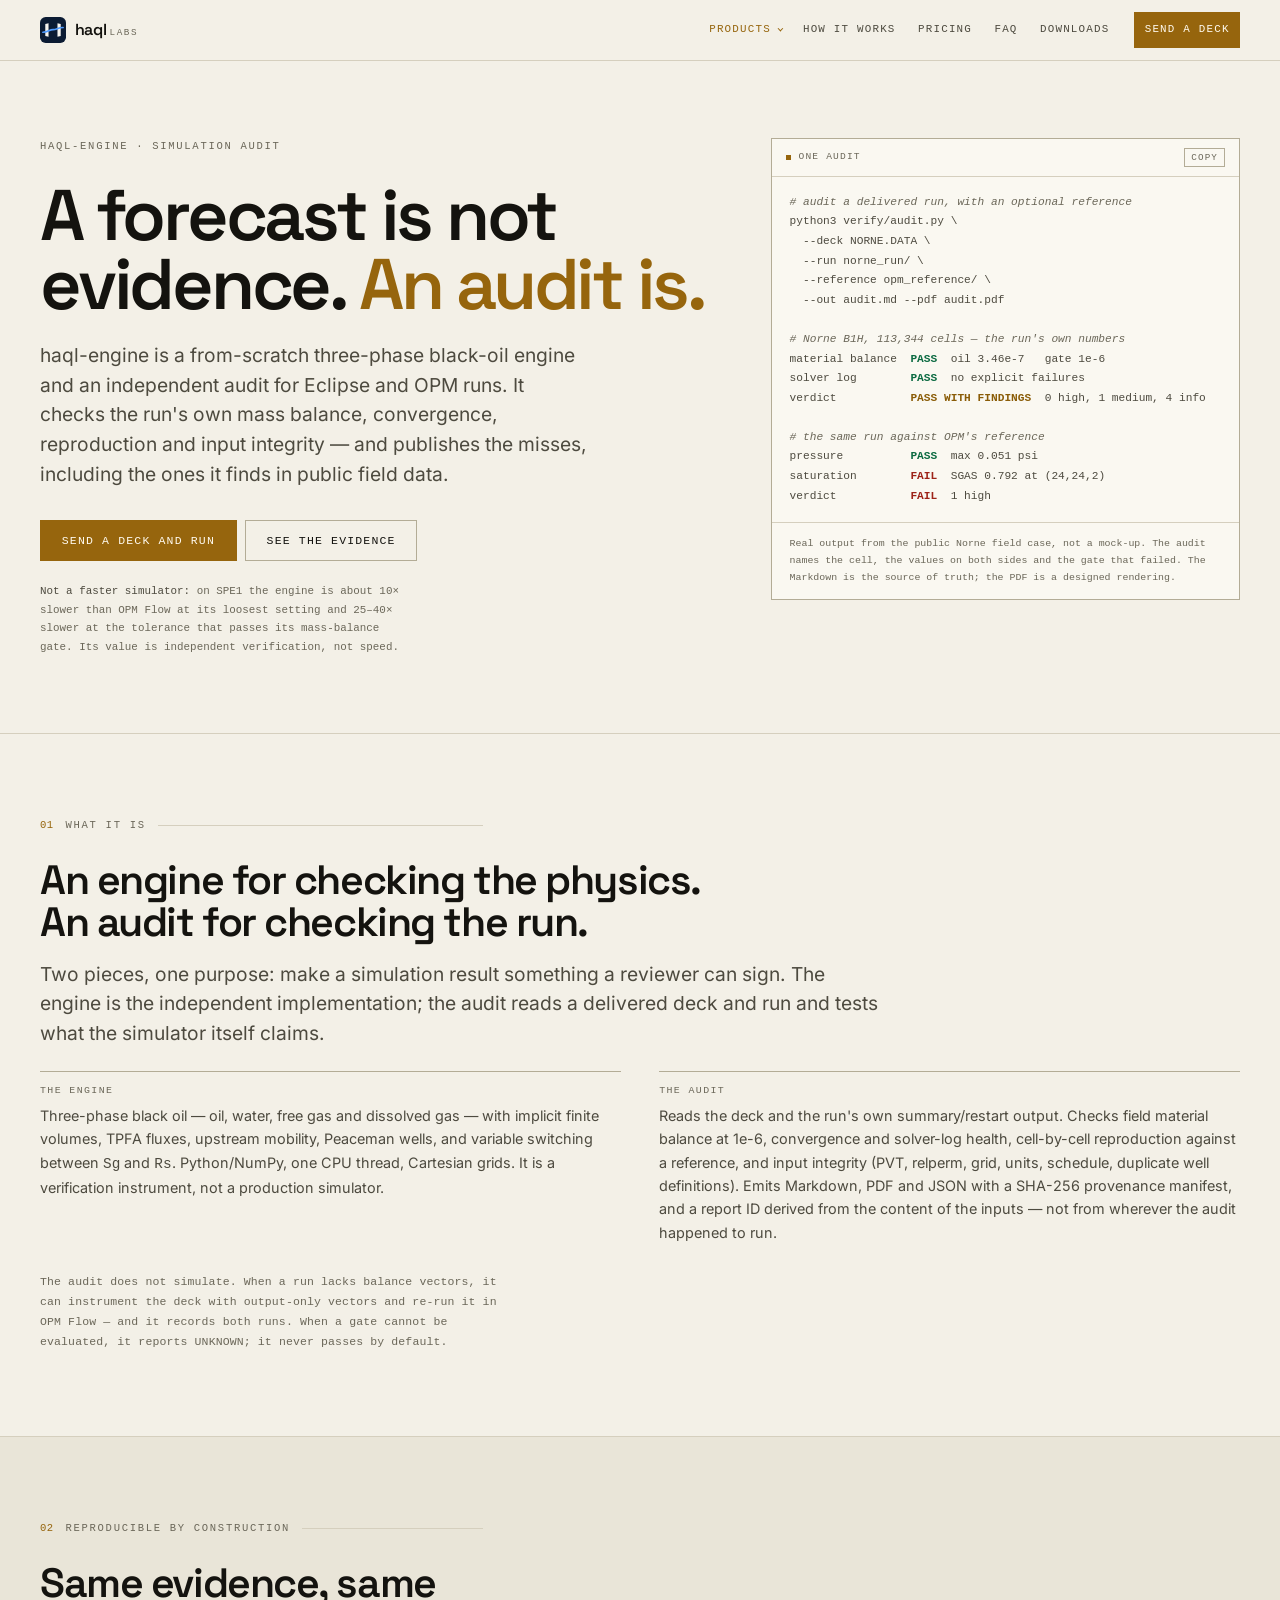
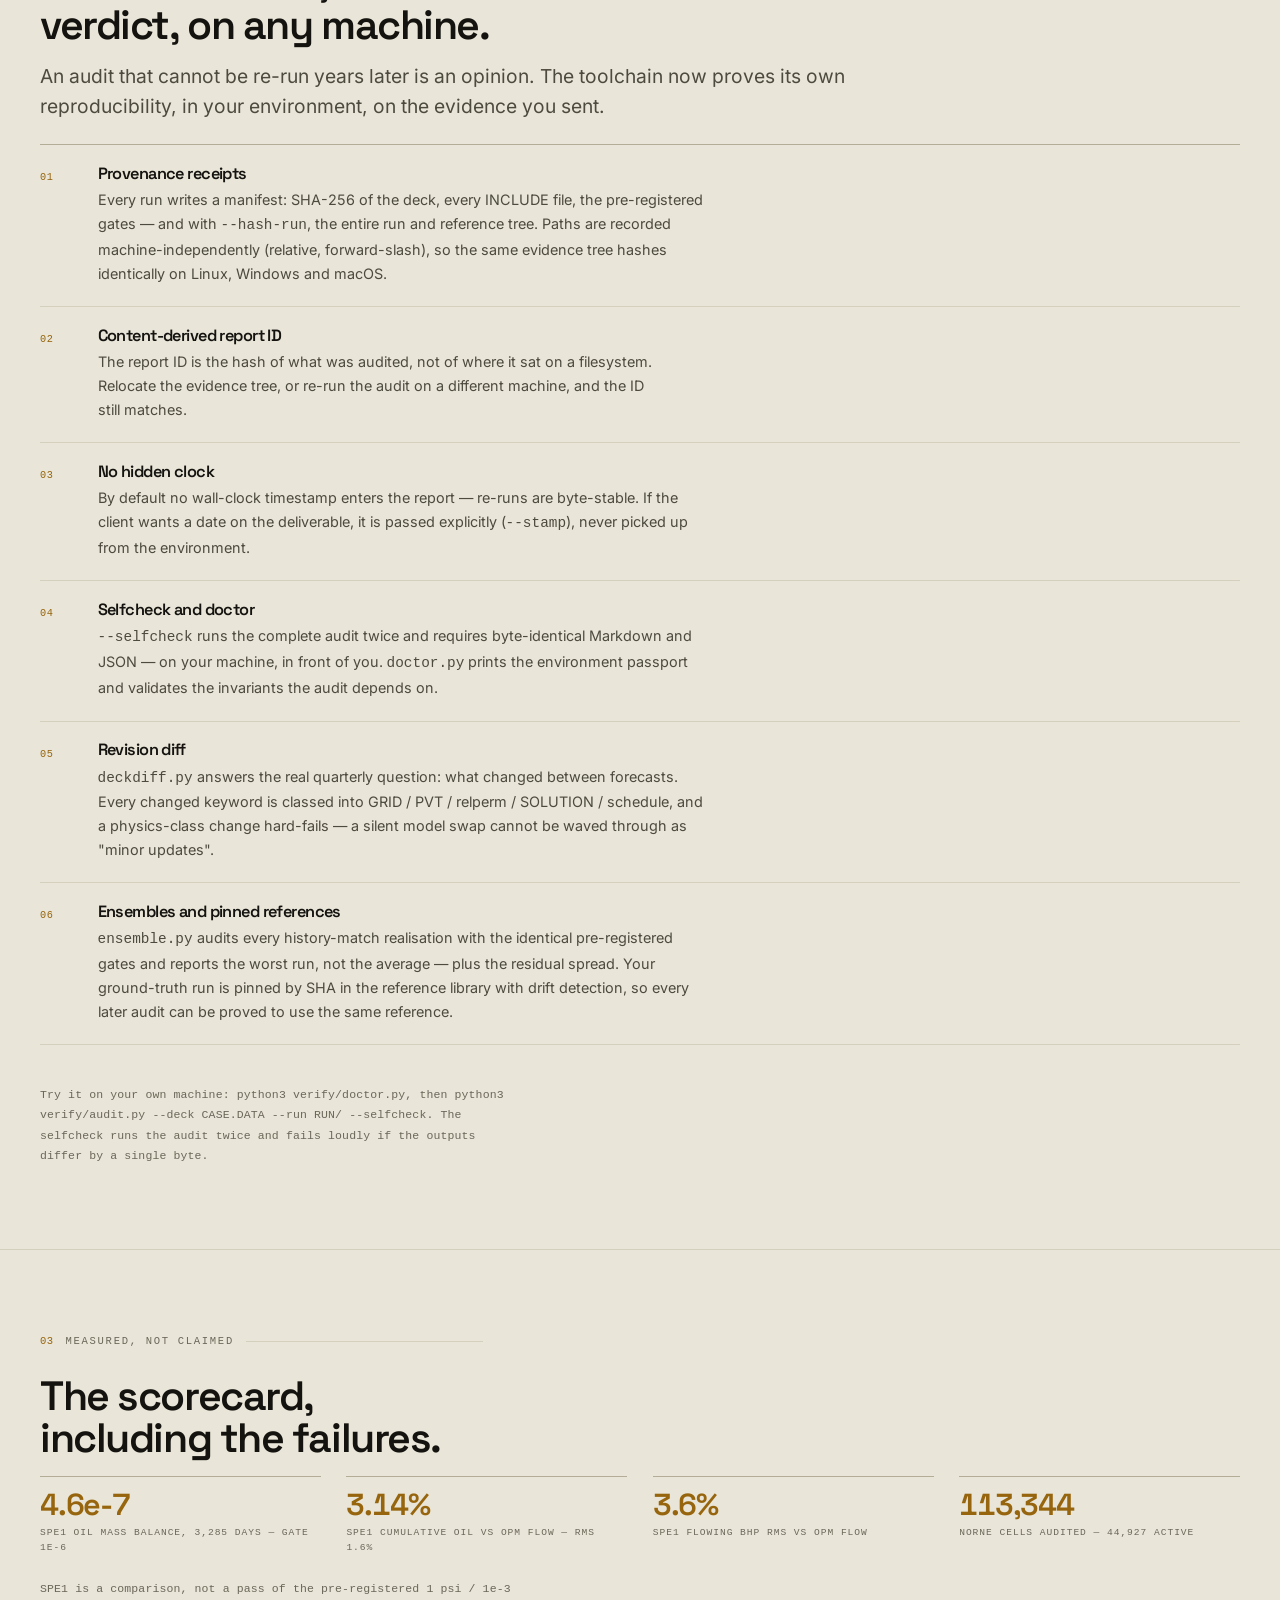
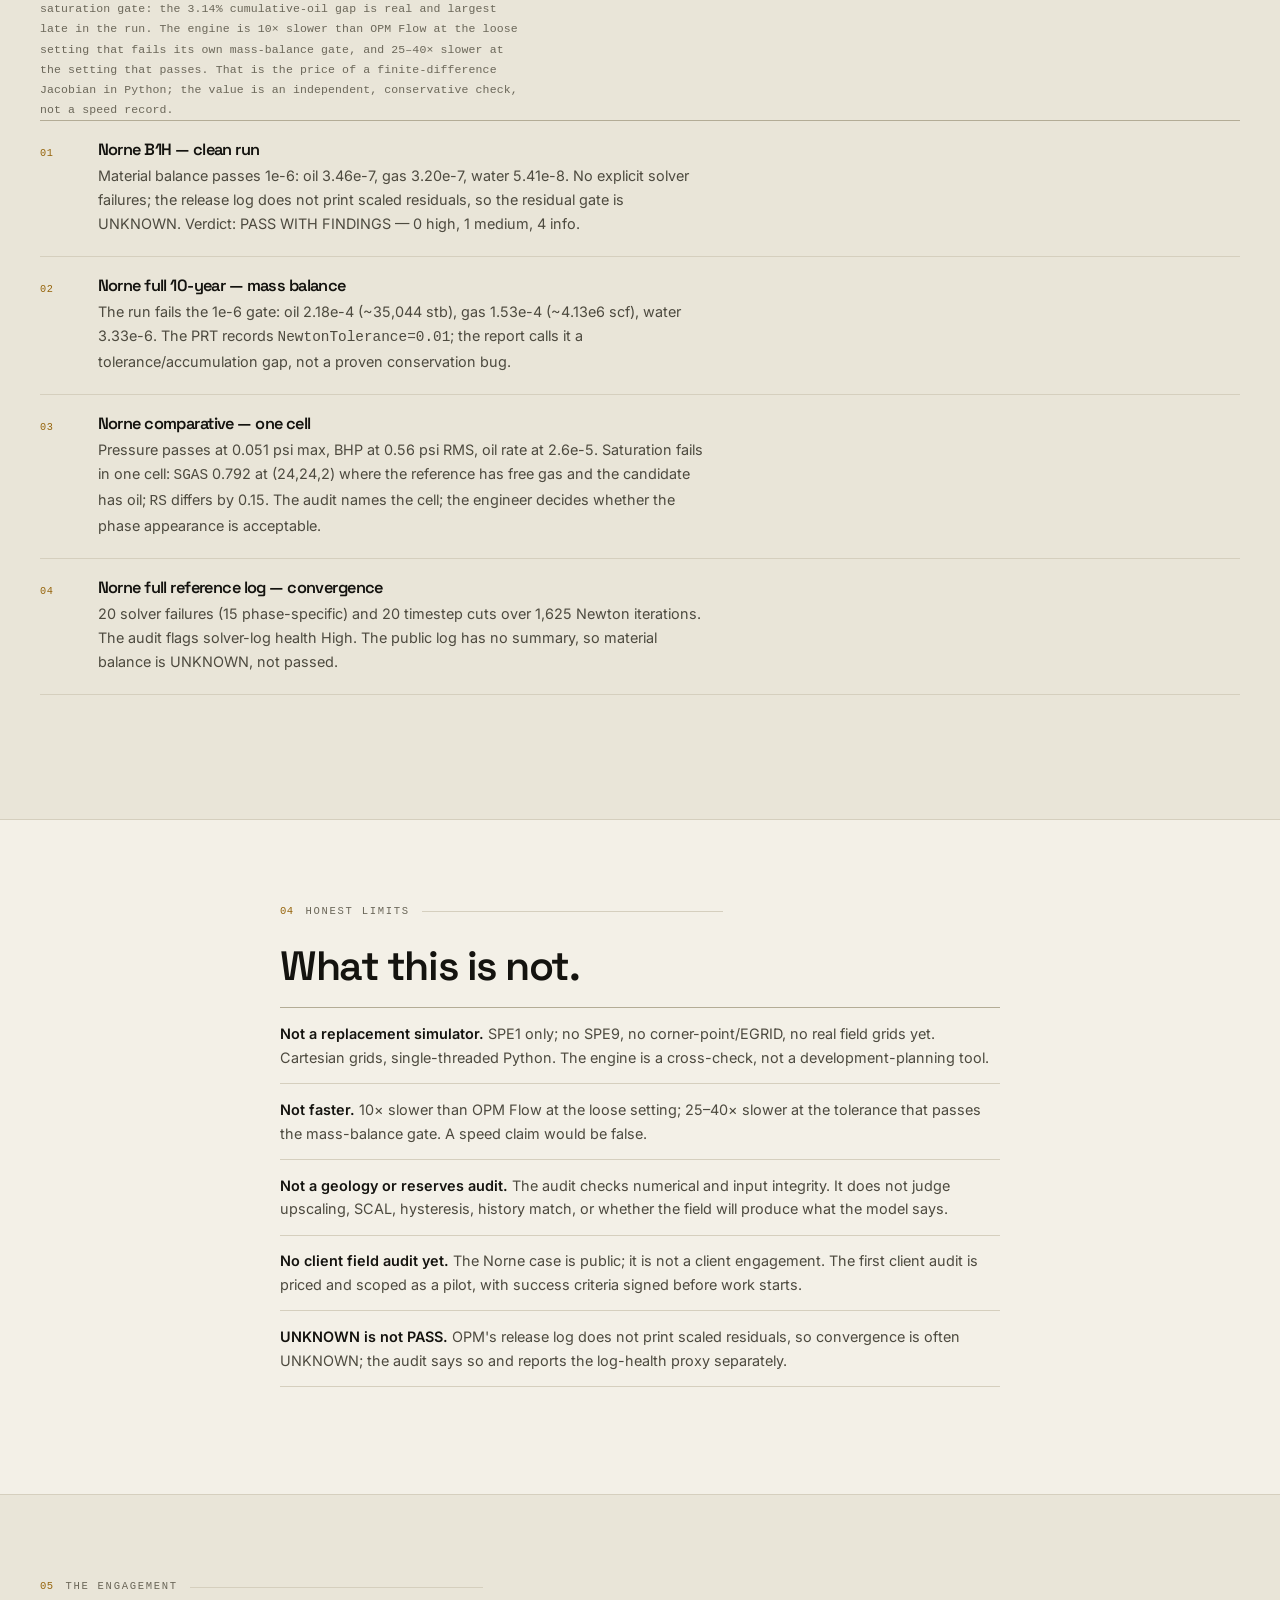
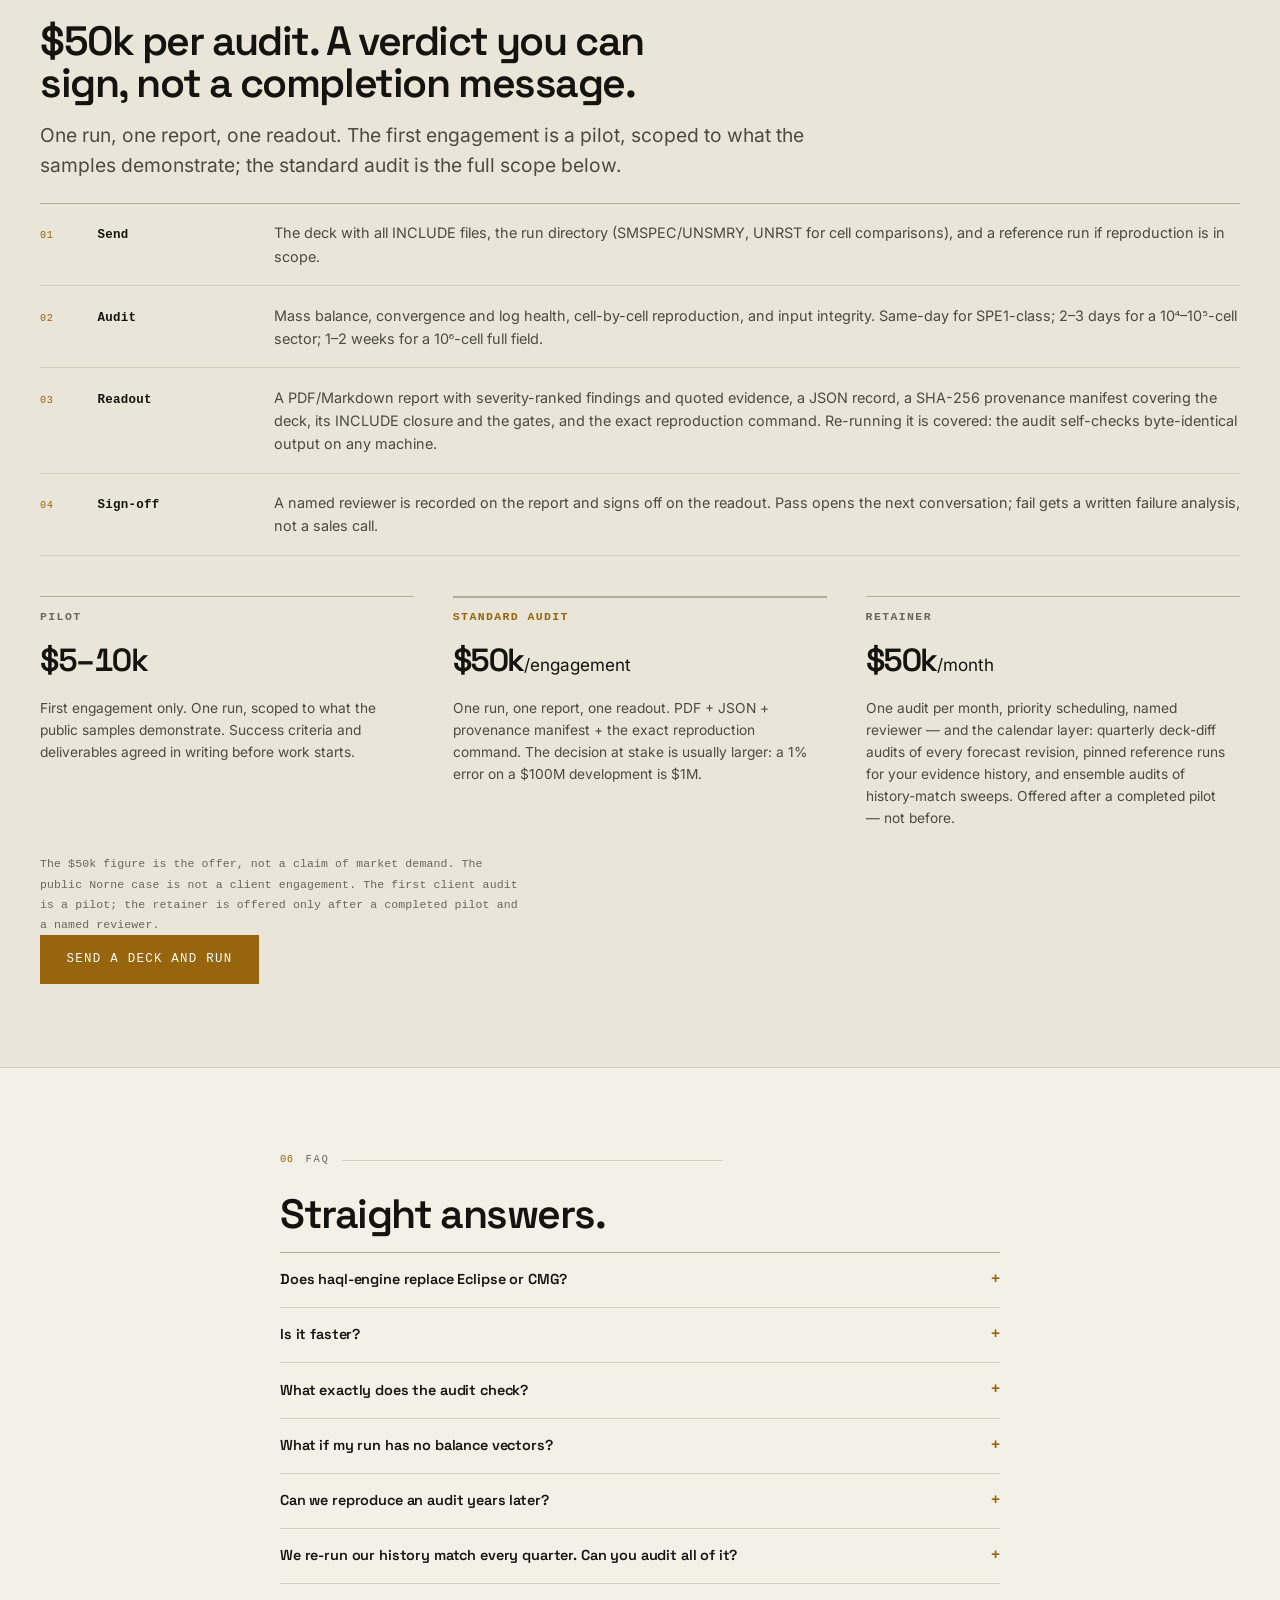
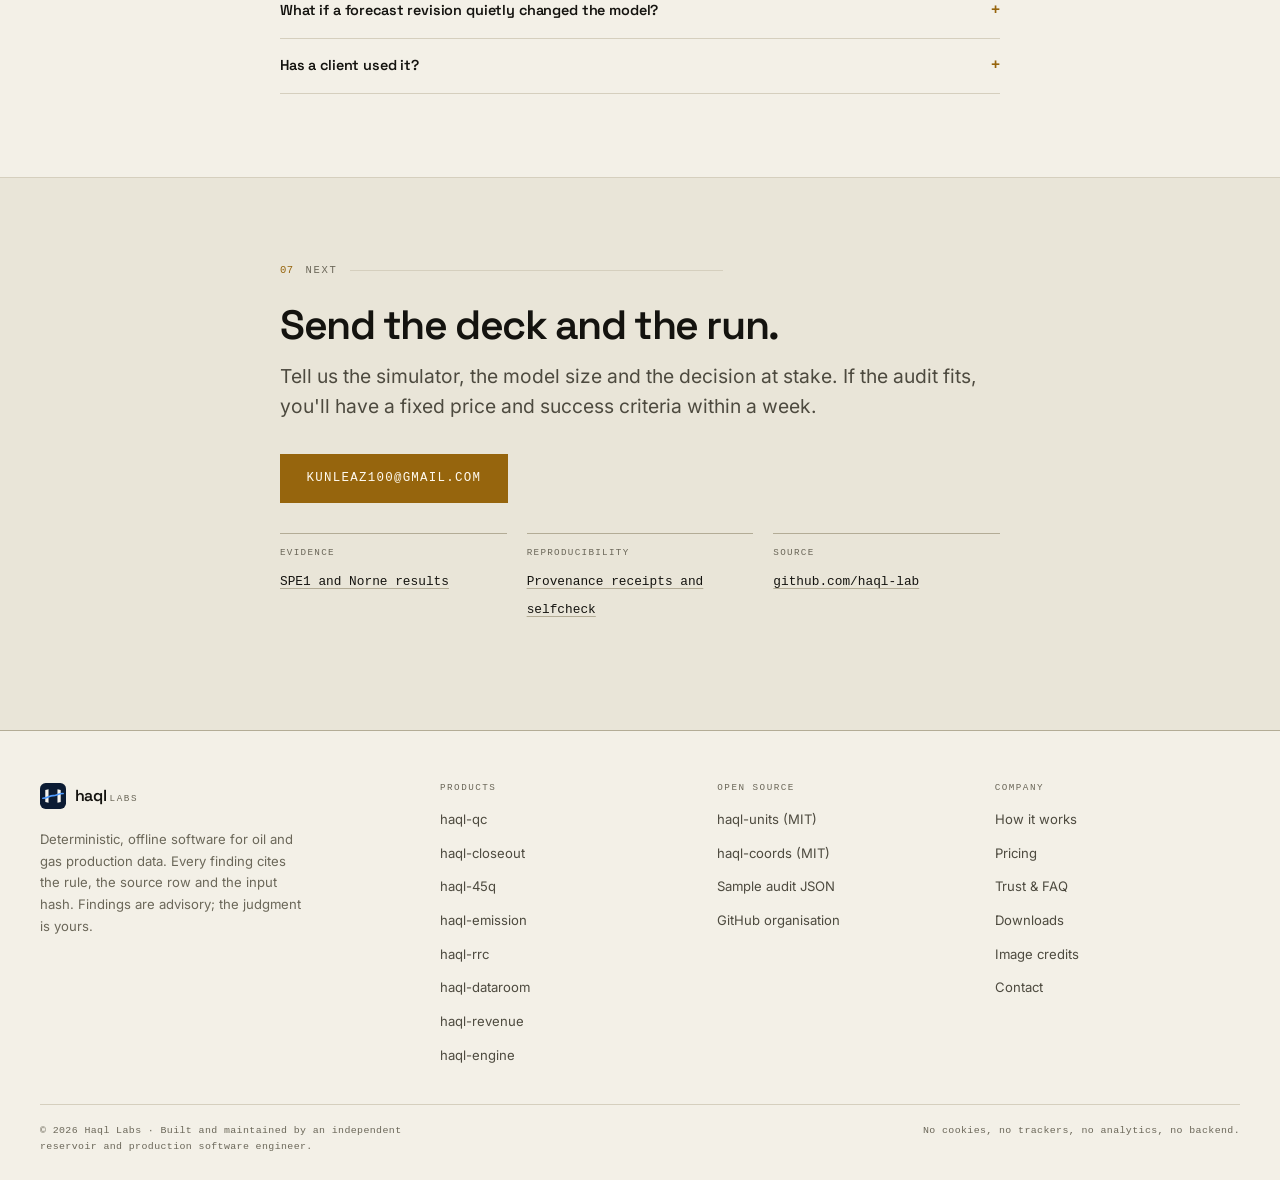
<file: haql-engine.html>
<!DOCTYPE html>
<html lang="en">
<head>
<meta charset="UTF-8">
<meta name="viewport" content="width=device-width, initial-scale=1">
<title>haql-engine — independent reservoir simulation audit | Haql Labs</title>
<meta name="description" content="A from-scratch three-phase black-oil engine and an independent audit for Eclipse and OPM runs. Mass balance, convergence, reproduction and input integrity — with SHA-256 provenance receipts, quarterly revision diffs, ensemble batch audits and byte-identical reproducibility, verified on your machine.">
<link rel="canonical" href="https://haql-lab.github.io/haql-engine.html">
<meta property="og:type" content="website">
<meta property="og:title" content="haql-engine — independent reservoir simulation audit">
<meta property="og:description" content="A three-phase black-oil engine and an independent audit for Eclipse and OPM runs. SPE1 and Norne evidence, with the failures published — and a verdict that reproduces byte-identically on your machine.">
<meta property="og:url" content="https://haql-lab.github.io/haql-engine.html">
<meta name="theme-color" content="#0c100f" media="(prefers-color-scheme: dark)">
<meta name="theme-color" content="#faf9f5" media="(prefers-color-scheme: light)">
<link rel="icon" href="favicon.ico" sizes="32x32">
<link rel="icon" href="favicon.svg" type="image/svg+xml">
<link rel="apple-touch-icon" href="assets/img/apple-touch-icon.png">
<link rel="manifest" href="site.webmanifest">
<link rel="preload" href="assets/fonts/inter-latin-var.woff2" as="font" type="font/woff2" crossorigin>
<link rel="preload" href="assets/fonts/space-grotesk-latin-var.woff2" as="font" type="font/woff2" crossorigin>
<meta property="og:site_name" content="Haql Labs">
<meta property="og:image" content="https://haql-lab.github.io/assets/img/og-cover.png">
<meta property="og:image:width" content="1200">
<meta property="og:image:height" content="630">
<meta property="og:image:alt" content="Haql Labs — deterministic, offline software for oil and gas data">
<meta name="twitter:card" content="summary_large_image">
<meta name="twitter:title" content="haql-engine — independent reservoir simulation audit">
<meta name="twitter:description" content="A three-phase black-oil engine and an independent audit for Eclipse and OPM runs. SPE1 and Norne evidence, with the failures published — and a verdict that reproduces byte-identically on your machine.">
<meta name="twitter:image" content="https://haql-lab.github.io/assets/img/og-cover.png">
<script type="application/ld+json">
{
  "@context": "https://schema.org",
  "@type": "Organization",
  "name": "Haql Labs",
  "url": "https://haql-lab.github.io/",
  "logo": "https://haql-lab.github.io/assets/img/icon-512.png",
  "email": "kunleaz100@gmail.com",
  "description": "Haql Labs builds deterministic, offline software for oil and gas production data.",
  "sameAs": ["https://github.com/haql-lab"]
}
</script>
<link rel="stylesheet" href="assets/css/style.css">
</head>
<body>
<a class="skip" href="#main">Skip to content</a>

<header class="hdr">
  <div class="wrap hdr__in">
    <a class="brand" href="index.html" aria-label="Haql Labs — home">
      <span class="brand__mark" aria-hidden="true"><svg viewBox="0 0 32 32" width="26" height="26" focusable="false"><rect width="32" height="32" rx="7" fill="#0B1B33"/><path fill="#F6F4EE" d="M6.5 8.6 L10.5 7.75 L10.5 24.25 L6.5 23.4 Z"/><path fill="#F6F4EE" d="M21.5 7.75 L25.5 8.6 L25.5 23.4 L21.5 24.25 Z"/><path d="M3.6 18.75 C 9.9 18.75, 11.4 15.6, 16 15.6 C 20.6 15.6, 22.1 12.9, 28.4 12.9" fill="none" stroke="#4F9BFF" stroke-width="2.1" stroke-linecap="round"/></svg></span>
      <span class="brand__word">haql<span class="brand__lab">Labs</span></span>
    </a>
    <button class="burger" type="button" aria-expanded="false" aria-controls="nav" aria-label="Open menu">
      <span></span><span></span><span></span>
    </button>
    <nav class="nav" id="nav" aria-label="Main">
      <details class="menu">
        <summary>Products</summary>
        <div class="menu__panel">
          <a class="menu__item" href="haql-qc.html"><b>haql-qc</b><span>Production data quality</span></a>
          <a class="menu__item" href="haql-closeout.html"><b>haql-closeout</b><span>Month-end closeout</span></a>
          <a class="menu__item" href="haql-45q.html"><b>haql-45q</b><span>45Q credit claims</span></a>
          <a class="menu__item" href="haql-emission.html"><b>haql-emission</b><span>GHG &amp; EU ETS MRV</span></a>
          <a class="menu__item" href="haql-rrc.html"><b>haql-rrc</b><span>Texas RRC Form PR</span></a>
          <a class="menu__item" href="haql-dataroom.html"><b>haql-dataroom</b><span>A&amp;D dataroom QC</span></a>
          <a class="menu__item" href="haql-revenue.html"><b>haql-revenue</b><span>Purchaser statements</span></a>
          <a class="menu__item" href="haql-engine.html"><b>haql-engine</b><span>Simulation audit</span></a>
          <a class="menu__item" href="haql-units.html"><b>haql-units</b><span>Unit conversions · MIT</span></a>
          <a class="menu__item" href="haql-coords.html"><b>haql-coords</b><span>Wellbore math · MIT</span></a>
          <a class="menu__all" href="index.html#tools">All ten tools →</a>
        </div>
      </details>
      <a href="index.html#how">How it works</a>
      <a href="index.html#pricing">Pricing</a>
      <a href="index.html#faq">FAQ</a>
      <a href="downloads.html">Downloads</a>
      <a class="nav__cta" href="mailto:kunleaz100@gmail.com?subject=Simulation%20audit%20enquiry">Send a deck</a>
    </nav>
  </div>
</header>

<main id="main">

<!-- ============ HERO ============ -->
<section class="hero" id="top">
  <div class="wrap hero__in">
    <div class="hero__copy">
      <p class="eyebrow">haql-engine · Simulation audit</p>
      <h1>A forecast is not evidence. <em>An audit is.</em></h1>
      <p class="lede">haql-engine is a from-scratch three-phase black-oil engine and an independent audit for Eclipse and OPM runs. It checks the run's own mass balance, convergence, reproduction and input integrity — and publishes the misses, including the ones it finds in public field data.</p>
      <div class="cta">
        <a class="btn btn--p" href="mailto:kunleaz100@gmail.com?subject=Simulation%20audit%20enquiry">Send a deck and run</a>
        <a class="btn btn--s" href="#evidence">See the evidence</a>
      </div>
      <p class="reassure"><b>Not a faster simulator:</b> on SPE1 the engine is about 10× slower than OPM Flow at its loosest setting and 25–40× slower at the tolerance that passes its mass-balance gate. Its value is independent verification, not speed.</p>
    </div>

    <div class="hero__panel">
      <div class="panel__bar"><span class="dot"></span>one audit</div>
      <pre class="panel__body" tabindex="0" aria-label="Example audit output"><span class="c"># audit a delivered run, with an optional reference</span>
python3 verify/audit.py \
  --deck NORNE.DATA \
  --run norne_run/ \
  --reference opm_reference/ \
  --out audit.md --pdf audit.pdf

<span class="c"># Norne B1H, 113,344 cells — the run's own numbers</span>
material balance  <span class="g">PASS</span>  oil 3.46e-7   gate 1e-6
solver log        <span class="g">PASS</span>  no explicit failures
verdict           <span class="y">PASS WITH FINDINGS</span>  0 high, 1 medium, 4 info

<span class="c"># the same run against OPM's reference</span>
pressure          <span class="g">PASS</span>  max 0.051 psi
saturation        <span class="r">FAIL</span>  SGAS 0.792 at (24,24,2)
verdict           <span class="r">FAIL</span>  1 high</pre>
      <p class="panel__cap">Real output from the public Norne field case, not a mock-up. The audit names the cell, the values on both sides and the gate that failed. The Markdown is the source of truth; the PDF is a designed rendering.</p>
    </div>
  </div>
</section>

<!-- ============ WHAT IT IS ============ -->
<section class="sec" id="what">
  <div class="wrap">
    <p class="eyebrow">What it is</p>
    <h2>An engine for checking the physics. An audit for checking the run.</h2>
    <p class="lede lede--c">Two pieces, one purpose: make a simulation result something a reviewer can sign. The engine is the independent implementation; the audit reads a delivered deck and run and tests what the simulator itself claims.</p>
    <div class="io">
      <div class="io__b">
        <h4>The engine</h4>
        <p>Three-phase black oil — oil, water, free gas and dissolved gas — with implicit finite volumes, TPFA fluxes, upstream mobility, Peaceman wells, and variable switching between <code>Sg</code> and <code>Rs</code>. Python/NumPy, one CPU thread, Cartesian grids. It is a verification instrument, not a production simulator.</p>
      </div>
      <div class="io__b">
        <h4>The audit</h4>
        <p>Reads the deck and the run's own summary/restart output. Checks field material balance at 1e-6, convergence and solver-log health, cell-by-cell reproduction against a reference, and input integrity (PVT, relperm, grid, units, schedule, duplicate well definitions). Emits Markdown, PDF and JSON with a SHA-256 provenance manifest, and a report ID derived from the content of the inputs — not from wherever the audit happened to run.</p>
      </div>
    </div>
    <p class="fine">The audit does not simulate. When a run lacks balance vectors, it can instrument the deck with output-only vectors and re-run it in OPM Flow — and it records both runs. When a gate cannot be evaluated, it reports <code>UNKNOWN</code>; it never passes by default.</p>
  </div>
</section>

<!-- ============ REPRODUCIBILITY ============ -->
<section class="sec sec--alt" id="repro">
  <div class="wrap">
    <p class="eyebrow">Reproducible by construction</p>
    <h2>Same evidence, same verdict, on any machine.</h2>
    <p class="lede lede--c">An audit that cannot be re-run years later is an opinion. The toolchain now proves its own reproducibility, in your environment, on the evidence you sent.</p>
    <div class="pains">
      <article class="pain">
        <h3>Provenance receipts</h3>
        <p>Every run writes a manifest: SHA-256 of the deck, every INCLUDE file, the pre-registered gates — and with <code>--hash-run</code>, the entire run and reference tree. Paths are recorded machine-independently (relative, forward-slash), so the same evidence tree hashes identically on Linux, Windows and macOS.</p>
      </article>
      <article class="pain">
        <h3>Content-derived report ID</h3>
        <p>The report ID is the hash of what was audited, not of where it sat on a filesystem. Relocate the evidence tree, or re-run the audit on a different machine, and the ID still matches.</p>
      </article>
      <article class="pain">
        <h3>No hidden clock</h3>
        <p>By default no wall-clock timestamp enters the report — re-runs are byte-stable. If the client wants a date on the deliverable, it is passed explicitly (<code>--stamp</code>), never picked up from the environment.</p>
      </article>
      <article class="pain">
        <h3>Selfcheck and doctor</h3>
        <p><code>--selfcheck</code> runs the complete audit twice and requires byte-identical Markdown and JSON — on your machine, in front of you. <code>doctor.py</code> prints the environment passport and validates the invariants the audit depends on.</p>
      </article>
      <article class="pain">
        <h3>Revision diff</h3>
        <p><code>deckdiff.py</code> answers the real quarterly question: what changed between forecasts. Every changed keyword is classed into GRID / PVT / relperm / SOLUTION / schedule, and a physics-class change hard-fails — a silent model swap cannot be waved through as "minor updates".</p>
      </article>
      <article class="pain">
        <h3>Ensembles and pinned references</h3>
        <p><code>ensemble.py</code> audits every history-match realisation with the identical pre-registered gates and reports the worst run, not the average — plus the residual spread. Your ground-truth run is pinned by SHA in the reference library with drift detection, so every later audit can be proved to use the same reference.</p>
      </article>
    </div>
    <p class="fine">Try it on your own machine: <code>python3 verify/doctor.py</code>, then <code>python3 verify/audit.py --deck CASE.DATA --run RUN/ --selfcheck</code>. The selfcheck runs the audit twice and fails loudly if the outputs differ by a single byte.</p>
  </div>
</section>

<!-- ============ EVIDENCE ============ -->
<section class="sec sec--alt" id="evidence">
  <div class="wrap">
    <p class="eyebrow">Measured, not claimed</p>
    <h2>The scorecard, including the failures.</h2>
    <div class="stats">
      <div class="stat"><b>4.6e-7</b><span>SPE1 oil mass balance, 3,285 days — gate 1e-6</span></div>
      <div class="stat"><b>3.14%</b><span>SPE1 cumulative oil vs OPM Flow — RMS 1.6%</span></div>
      <div class="stat"><b>3.6%</b><span>SPE1 flowing BHP RMS vs OPM Flow</span></div>
      <div class="stat"><b>113,344</b><span>Norne cells audited — 44,927 active</span></div>
    </div>
    <p class="fine">SPE1 is a comparison, not a pass of the pre-registered 1 psi / 1e-3 saturation gate: the 3.14% cumulative-oil gap is real and largest late in the run. The engine is 10× slower than OPM Flow at the loose setting that fails its own mass-balance gate, and 25–40× slower at the setting that passes. That is the price of a finite-difference Jacobian in Python; the value is an independent, conservative check, not a speed record.</p>

    <div class="pains">
      <article class="pain">
        <h3>Norne B1H — clean run</h3>
        <p>Material balance passes 1e-6: oil 3.46e-7, gas 3.20e-7, water 5.41e-8. No explicit solver failures; the release log does not print scaled residuals, so the residual gate is UNKNOWN. Verdict: PASS WITH FINDINGS — 0 high, 1 medium, 4 info.</p>
      </article>
      <article class="pain">
        <h3>Norne full 10-year — mass balance</h3>
        <p>The run fails the 1e-6 gate: oil 2.18e-4 (~35,044 stb), gas 1.53e-4 (~4.13e6 scf), water 3.33e-6. The PRT records <code>NewtonTolerance=0.01</code>; the report calls it a tolerance/accumulation gap, not a proven conservation bug.</p>
      </article>
      <article class="pain">
        <h3>Norne comparative — one cell</h3>
        <p>Pressure passes at 0.051 psi max, BHP at 0.56 psi RMS, oil rate at 2.6e-5. Saturation fails in one cell: <code>SGAS</code> 0.792 at (24,24,2) where the reference has free gas and the candidate has oil; <code>RS</code> differs by 0.15. The audit names the cell; the engineer decides whether the phase appearance is acceptable.</p>
      </article>
      <article class="pain">
        <h3>Norne full reference log — convergence</h3>
        <p>20 solver failures (15 phase-specific) and 20 timestep cuts over 1,625 Newton iterations. The audit flags solver-log health High. The public log has no summary, so material balance is UNKNOWN, not passed.</p>
      </article>
    </div>
  </div>
</section>

<!-- ============ LIMITS ============ -->
<section class="sec" id="limits">
  <div class="wrap wrap--narrow">
    <p class="eyebrow">Honest limits</p>
    <h2>What this is not.</h2>
    <ul class="plain">
      <li><b>Not a replacement simulator.</b> SPE1 only; no SPE9, no corner-point/EGRID, no real field grids yet. Cartesian grids, single-threaded Python. The engine is a cross-check, not a development-planning tool.</li>
      <li><b>Not faster.</b> 10× slower than OPM Flow at the loose setting; 25–40× slower at the tolerance that passes the mass-balance gate. A speed claim would be false.</li>
      <li><b>Not a geology or reserves audit.</b> The audit checks numerical and input integrity. It does not judge upscaling, SCAL, hysteresis, history match, or whether the field will produce what the model says.</li>
      <li><b>No client field audit yet.</b> The Norne case is public; it is not a client engagement. The first client audit is priced and scoped as a pilot, with success criteria signed before work starts.</li>
      <li><b>UNKNOWN is not PASS.</b> OPM's release log does not print scaled residuals, so convergence is often UNKNOWN; the audit says so and reports the log-health proxy separately.</li>
    </ul>
  </div>
</section>

<!-- ============ ENGAGEMENT ============ -->
<section class="sec sec--alt" id="pilot">
  <div class="wrap">
    <p class="eyebrow">The engagement</p>
    <h2>$50k per audit. A verdict you can sign, not a completion message.</h2>
    <p class="lede lede--c">One run, one report, one readout. The first engagement is a pilot, scoped to what the samples demonstrate; the standard audit is the full scope below.</p>
    <ol class="flow">
      <li><b>Send</b><span>The deck with all INCLUDE files, the run directory (SMSPEC/UNSMRY, UNRST for cell comparisons), and a reference run if reproduction is in scope.</span></li>
      <li><b>Audit</b><span>Mass balance, convergence and log health, cell-by-cell reproduction, and input integrity. Same-day for SPE1-class; 2–3 days for a 10⁴–10⁵-cell sector; 1–2 weeks for a 10⁶-cell full field.</span></li>
      <li><b>Readout</b><span>A PDF/Markdown report with severity-ranked findings and quoted evidence, a JSON record, a SHA-256 provenance manifest covering the deck, its INCLUDE closure and the gates, and the exact reproduction command. Re-running it is covered: the audit self-checks byte-identical output on any machine.</span></li>
      <li><b>Sign-off</b><span>A named reviewer is recorded on the report and signs off on the readout. Pass opens the next conversation; fail gets a written failure analysis, not a sales call.</span></li>
    </ol>
    <div class="tiers">
      <div class="tier">
        <h3>Pilot</h3>
        <p class="tier__p"><b>$5–10k</b></p>
        <p>First engagement only. One run, scoped to what the public samples demonstrate. Success criteria and deliverables agreed in writing before work starts.</p>
      </div>
      <div class="tier tier--mid tier--no-badge">
        <h3>Standard audit</h3>
        <p class="tier__p"><b>$50k</b>/engagement</p>
        <p>One run, one report, one readout. PDF + JSON + provenance manifest + the exact reproduction command. The decision at stake is usually larger: a 1% error on a $100M development is $1M.</p>
      </div>
      <div class="tier">
        <h3>Retainer</h3>
        <p class="tier__p"><b>$50k</b>/month</p>
        <p>One audit per month, priority scheduling, named reviewer — and the calendar layer: quarterly deck-diff audits of every forecast revision, pinned reference runs for your evidence history, and ensemble audits of history-match sweeps. Offered after a completed pilot — not before.</p>
      </div>
    </div>
    <p class="fine">The $50k figure is the offer, not a claim of market demand. The public Norne case is not a client engagement. The first client audit is a pilot; the retainer is offered only after a completed pilot and a named reviewer.</p>
    <div class="cta">
      <a class="btn btn--p btn--lg" href="mailto:kunleaz100@gmail.com?subject=Simulation%20audit%20enquiry">Send a deck and run</a>
    </div>
  </div>
</section>

<!-- ============ FAQ ============ -->
<section class="sec" id="faq">
  <div class="wrap wrap--narrow">
    <p class="eyebrow">FAQ</p>
    <h2>Straight answers.</h2>
    <details><summary>Does haql-engine replace Eclipse or CMG?</summary><p>No. It audits their output and cross-checks the physics. The engine is an independent implementation for verification, not a production simulator; it supports SPE1-class Cartesian decks today, not full-field corner-point models.</p></details>
    <details><summary>Is it faster?</summary><p>No. On SPE1 it is about 10× slower than OPM Flow at the loose setting and 25–40× slower at the tolerance that passes its 1e-6 mass-balance gate. The value is independent verification, not speed.</p></details>
    <details><summary>What exactly does the audit check?</summary><p>Field material balance from the run's own in-place and cumulative vectors; Newton convergence and solver-log health; cell-by-cell pressure, saturation, BHP, oil rate and water cut against a reference; and input integrity — PVT, relperm, grid, units and schedule. It does not judge geology, upscaling, SCAL or history match.</p></details>
    <details><summary>What if my run has no balance vectors?</summary><p>The audit can instrument the deck with output-only FOIP/FWIP/FGIP vectors and re-run it in OPM Flow, then audit the re-run. The report records both runs and says the re-run is an independent reproduction, not your original run. Without that, the gate is UNKNOWN, not passed.</p></details>
    <details><summary>Can we reproduce an audit years later?</summary><p>Yes, and it is designed for that. Every audited input is hashed into a provenance manifest (deck, every INCLUDE file, the gates; the full run tree with <code>--hash-run</code>). The report ID is derived from that content, so relocating the evidence or moving machines does not change it. <code>--selfcheck</code> re-runs the audit twice and requires byte-identical output; <code>doctor.py</code> prints the environment passport. No wall clock enters the report unless you explicitly stamp a date.</p></details>
    <details><summary>We re-run our history match every quarter. Can you audit all of it?</summary><p>That is the intended cadence. <code>ensemble.py</code> audits every realisation with the same pre-registered gates in sorted, auditable order and reports the worst run and the residual spread — a match fair on average but loose on individual realisations is flagged. <code>deckdiff.py</code> then diffs this quarter's deck against the last: input or schedule changes are listed value-by-value, and any physics-class change fails the audit so a silent model swap cannot pass. Your pinned reference run is stored by SHA and proved unchanged at every use.</p></details>
    <details><summary>What if a forecast revision quietly changed the model?</summary><p>The diff audit classes every changed keyword (grid, PVT, relperm, solution section versus schedule) and exits as a failure when the physics class moved. Value-level tables show exactly which numbers moved and by how much, including repetition defaults.</p></details>
    <details><summary>Has a client used it?</summary><p>Not yet. The evidence on this page is from the public SPE1 benchmark and Equinor's public Norne field case. The first client engagement is a pilot, with success criteria signed before work starts.</p></details>
  </div>
</section>

<!-- ============ CONTACT ============ -->
<section class="sec sec--alt" id="contact">
  <div class="wrap wrap--narrow">
    <p class="eyebrow">Next</p>
    <h2>Send the deck and the run.</h2>
    <p class="lede">Tell us the simulator, the model size and the decision at stake. If the audit fits, you'll have a fixed price and success criteria within a week.</p>
    <a class="btn btn--p btn--lg" href="mailto:kunleaz100@gmail.com?subject=Simulation%20audit%20enquiry">kunleaz100@gmail.com</a>
    <div class="links">
      <div><b>Evidence</b><a href="#evidence">SPE1 and Norne results</a></div>
      <div><b>Reproducibility</b><a href="#repro">Provenance receipts and selfcheck</a></div>
      <div><b>Source</b><a href="https://github.com/haql-lab" rel="noopener">github.com/haql-lab</a></div>
    </div>
  </div>
</section>

</main>

<footer class="ftr">
  <div class="wrap">
    <div class="ftr__top">
      <div class="ftr__brand">
        <a class="brand" href="index.html" aria-label="Haql Labs — home">
          <span class="brand__mark" aria-hidden="true"><svg viewBox="0 0 32 32" width="26" height="26" focusable="false"><rect width="32" height="32" rx="7" fill="#0B1B33"/><path fill="#F6F4EE" d="M6.5 8.6 L10.5 7.75 L10.5 24.25 L6.5 23.4 Z"/><path fill="#F6F4EE" d="M21.5 7.75 L25.5 8.6 L25.5 23.4 L21.5 24.25 Z"/><path d="M3.6 18.75 C 9.9 18.75, 11.4 15.6, 16 15.6 C 20.6 15.6, 22.1 12.9, 28.4 12.9" fill="none" stroke="#4F9BFF" stroke-width="2.1" stroke-linecap="round"/></svg></span>
          <span class="brand__word">haql<span class="brand__lab">Labs</span></span>
        </a>
        <p>Deterministic, offline software for oil and gas production data. Every finding cites the rule, the source row and the input hash. Findings are advisory; the judgment is yours.</p>
      </div>
      <div class="ftr__col">
        <h2>Products</h2>
        <ul>
          <li><a href="haql-qc.html">haql-qc</a></li>
          <li><a href="haql-closeout.html">haql-closeout</a></li>
          <li><a href="haql-45q.html">haql-45q</a></li>
          <li><a href="haql-emission.html">haql-emission</a></li>
          <li><a href="haql-rrc.html">haql-rrc</a></li>
          <li><a href="haql-dataroom.html">haql-dataroom</a></li>
          <li><a href="haql-revenue.html">haql-revenue</a></li>
          <li><a href="haql-engine.html">haql-engine</a></li>
        </ul>
      </div>
      <div class="ftr__col">
        <h2>Open source</h2>
        <ul>
          <li><a href="haql-units.html">haql-units (MIT)</a></li>
          <li><a href="haql-coords.html">haql-coords (MIT)</a></li>
          <li><a href="sample-audit.json" download>Sample audit JSON</a></li>
          <li><a href="https://github.com/haql-lab" rel="noopener">GitHub organisation</a></li>
        </ul>
      </div>
      <div class="ftr__col">
        <h2>Company</h2>
        <ul>
          <li><a href="index.html#how">How it works</a></li>
          <li><a href="index.html#pricing">Pricing</a></li>
          <li><a href="index.html#faq">Trust &amp; FAQ</a></li>
          <li><a href="downloads.html">Downloads</a></li>
          <li><a href="credits.html">Image credits</a></li>
          <li><a href="mailto:kunleaz100@gmail.com">Contact</a></li>
        </ul>
      </div>
    </div>
    <div class="ftr__bottom">
      <p>© <span id="yr">2026</span> Haql Labs · Built and maintained by an independent reservoir and production software engineer.</p>
      <p>No cookies, no trackers, no analytics, no backend.</p>
    </div>
  </div>
</footer>

<script src="assets/js/main.js" defer></script>
</body>
</html>
</file>
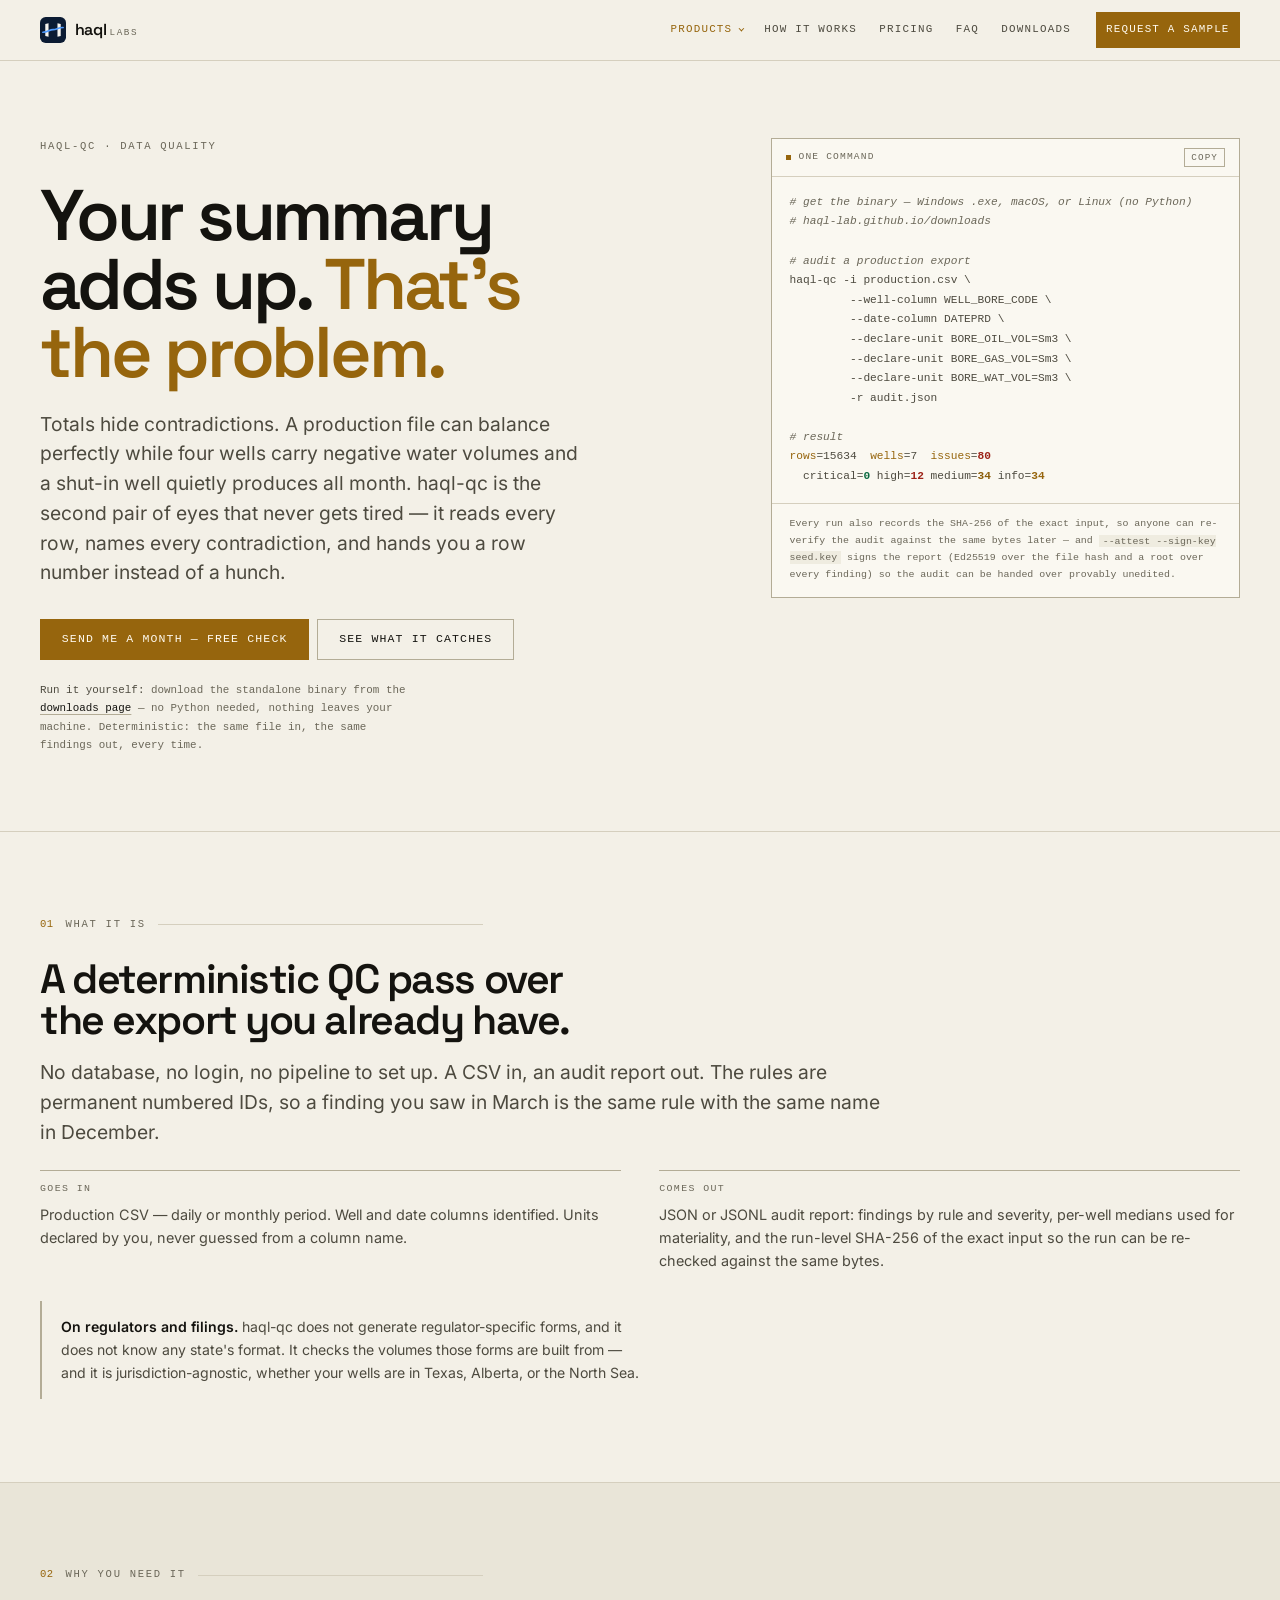
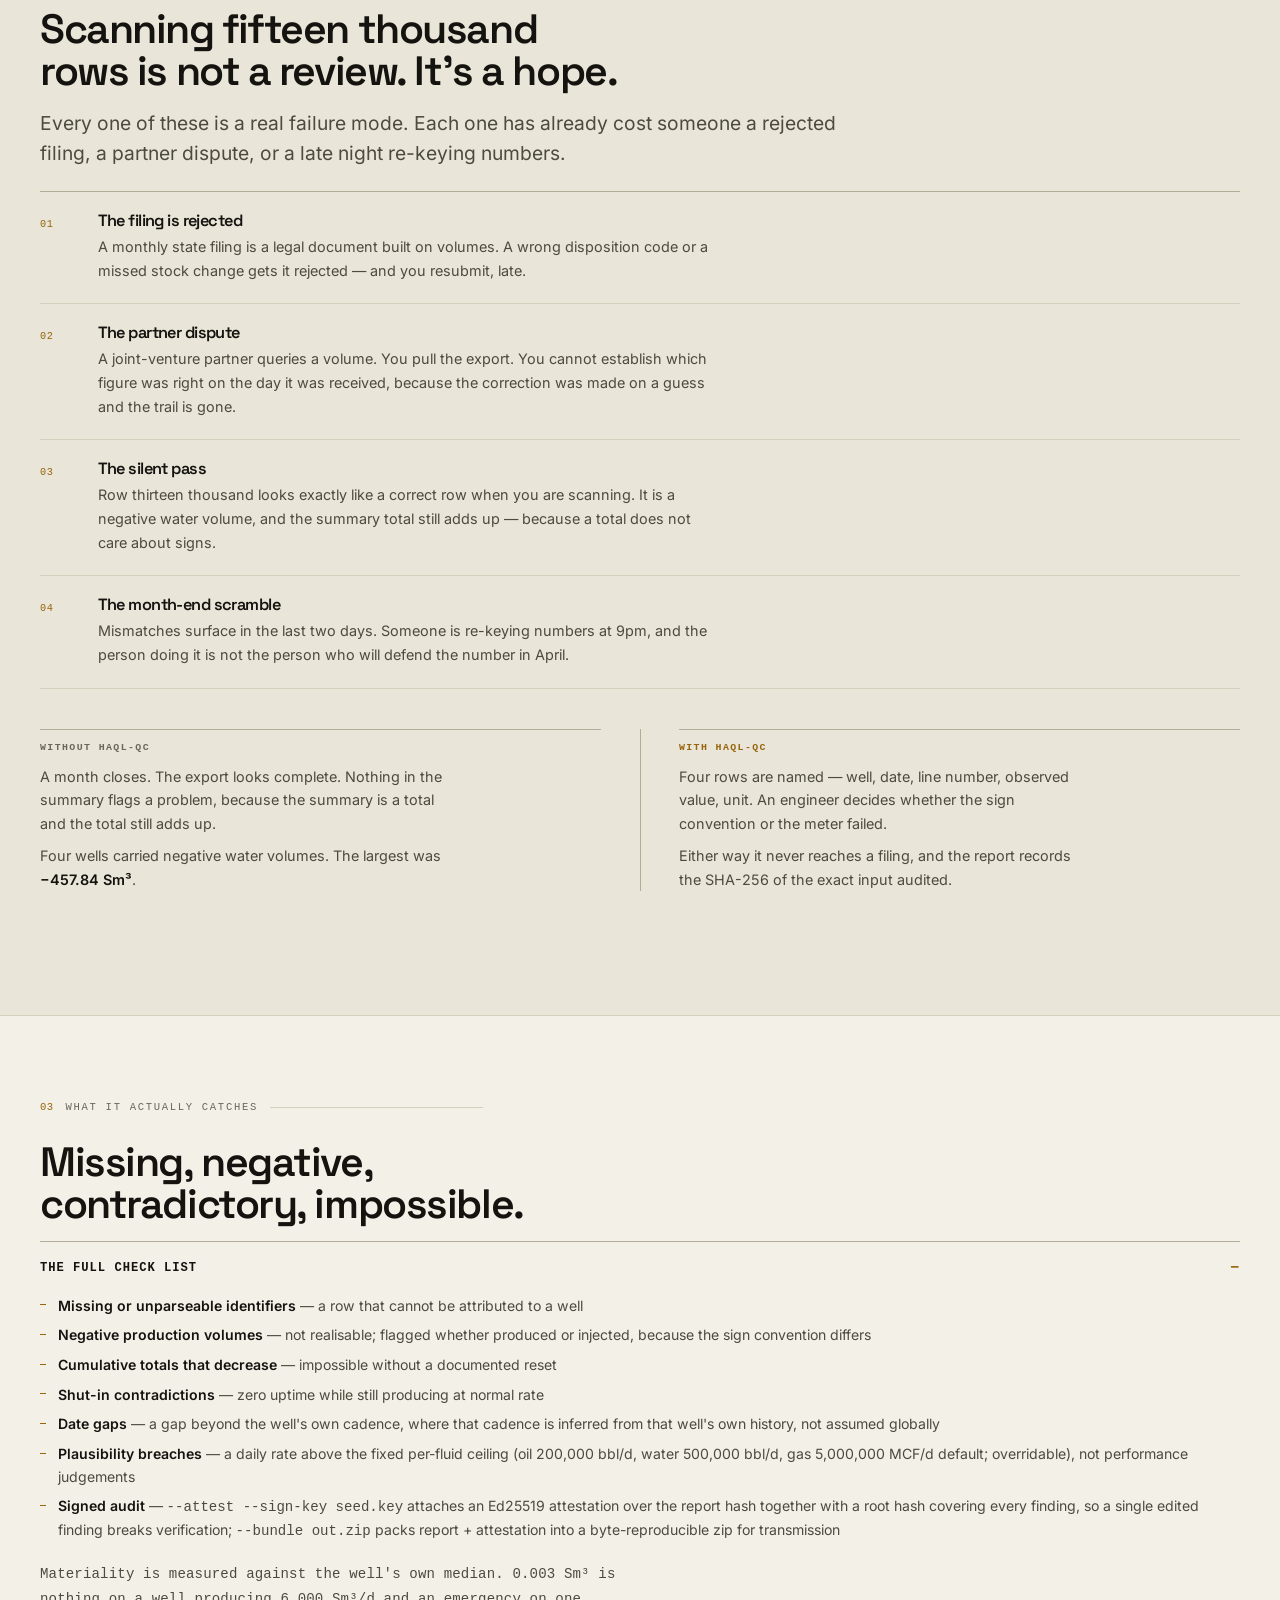
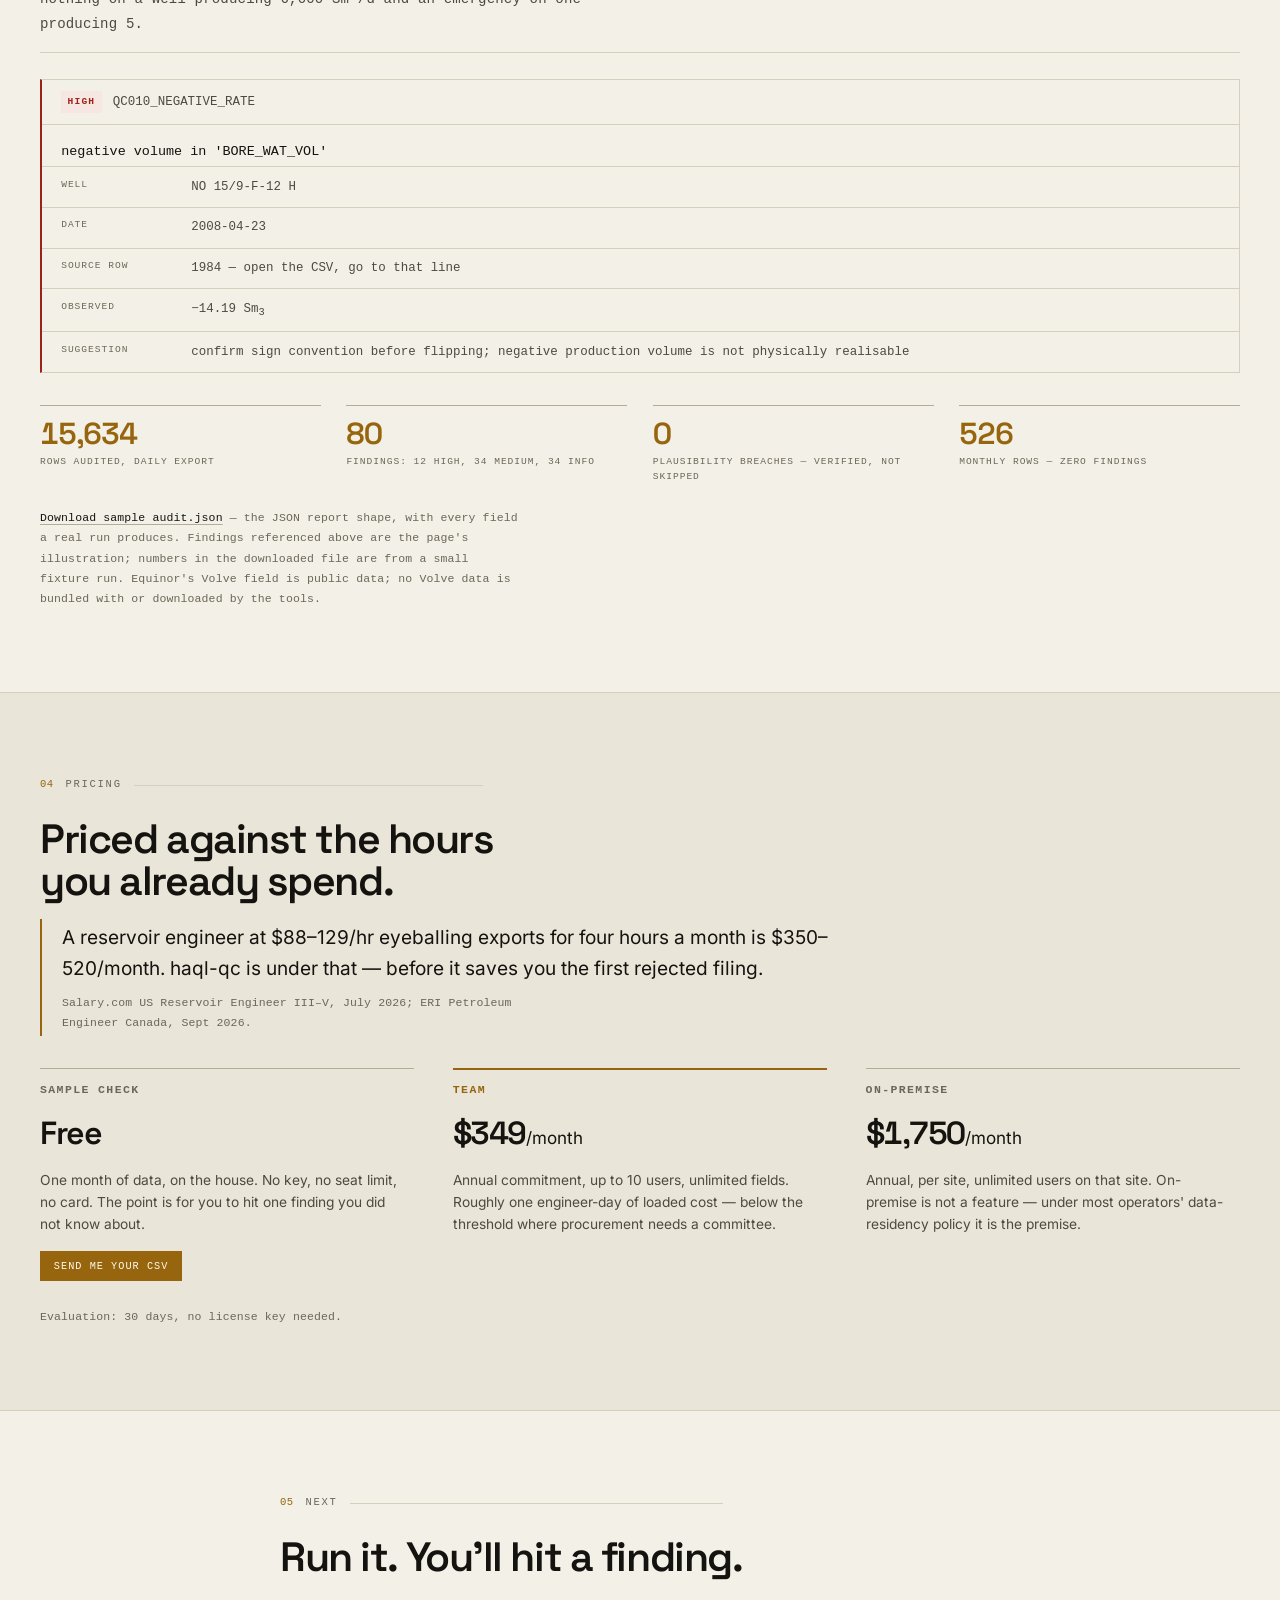
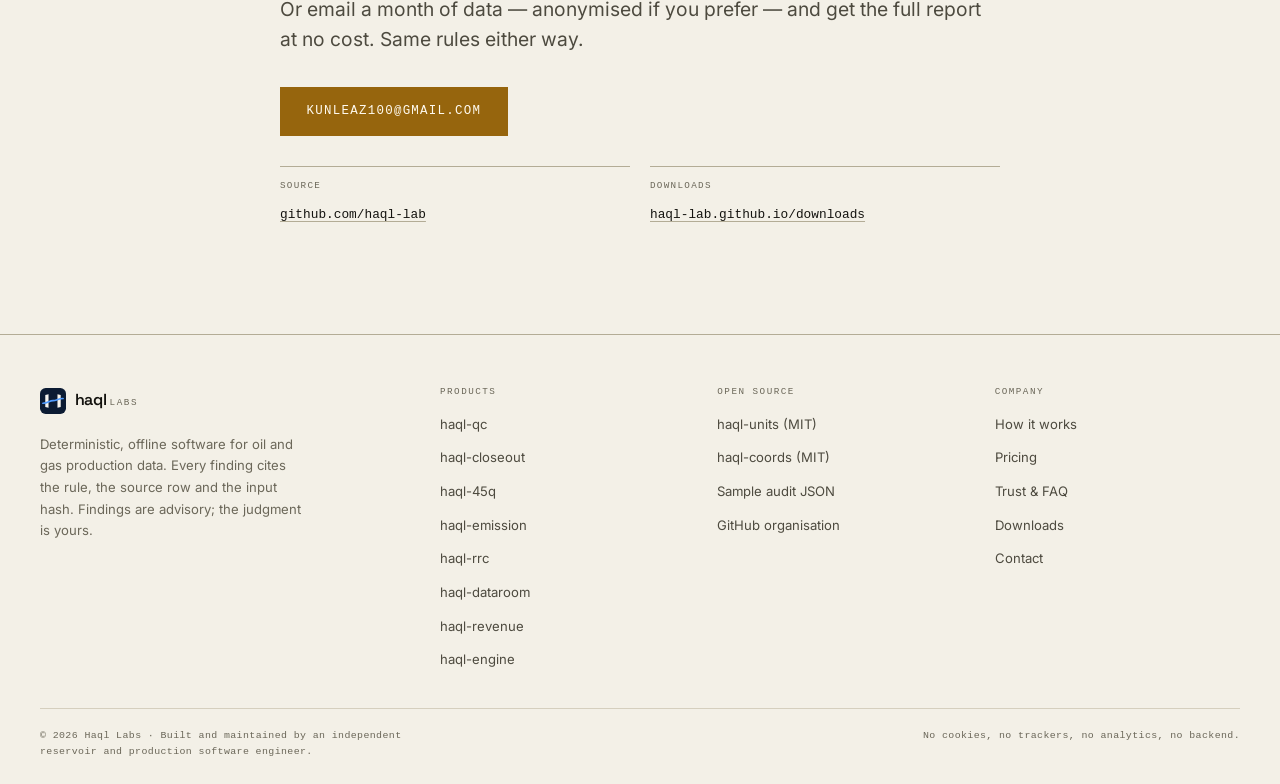
<file: haql-qc.html>
<!DOCTYPE html>
<html lang="en">
<head>
<meta charset="UTF-8">
<meta name="viewport" content="width=device-width, initial-scale=1">
<title>haql-qc — Production data QC | Haql Labs</title>
<meta name="description" content="Deterministic QC for production exports. Every finding cites the rule, the source row and the input SHA-256. Runs fully offline.">
<link rel="canonical" href="https://haql-lab.github.io/haql-qc.html">
<meta property="og:type" content="website">
<meta property="og:title" content="haql-qc — Catch Production-Data Errors Before You File">
<meta property="og:description" content="Deterministic QC for oil and gas production data. Every finding names the rule, the source row and the file hash. Runs offline.">
<meta property="og:url" content="https://haql-lab.github.io/haql-qc.html">
<meta name="theme-color" content="#0c100f" media="(prefers-color-scheme: dark)">
<meta name="theme-color" content="#faf9f5" media="(prefers-color-scheme: light)">
<link rel="icon" href="favicon.ico" sizes="32x32">
<link rel="icon" href="favicon.svg" type="image/svg+xml">
<link rel="apple-touch-icon" href="assets/img/apple-touch-icon.png">
<link rel="manifest" href="site.webmanifest">
<link rel="preload" href="assets/fonts/inter-latin-var.woff2" as="font" type="font/woff2" crossorigin>
<link rel="preload" href="assets/fonts/space-grotesk-latin-var.woff2" as="font" type="font/woff2" crossorigin>
<meta property="og:site_name" content="Haql Labs">
<meta property="og:image" content="https://haql-lab.github.io/assets/img/og-cover.png">
<meta property="og:image:width" content="1200">
<meta property="og:image:height" content="630">
<meta property="og:image:alt" content="Haql Labs — deterministic, offline software for oil and gas data">
<meta name="twitter:card" content="summary_large_image">
<meta name="twitter:title" content="haql-qc — Catch Production-Data Errors Before You File">
<meta name="twitter:description" content="Deterministic QC for oil and gas production data. Every finding names the rule, the source row and the file hash. Runs offline.">
<meta name="twitter:image" content="https://haql-lab.github.io/assets/img/og-cover.png">
<script type="application/ld+json">
{
  "@context": "https://schema.org",
  "@type": "Organization",
  "name": "Haql Labs",
  "url": "https://haql-lab.github.io/",
  "logo": "https://haql-lab.github.io/assets/img/icon-512.png",
  "email": "kunleaz100@gmail.com",
  "description": "Haql Labs builds deterministic, offline software for oil and gas production data.",
  "sameAs": ["https://github.com/haql-lab"]
}
</script>
<link rel="stylesheet" href="assets/css/style.css">
</head>
<body>
<a class="skip" href="#main">Skip to content</a>

<header class="hdr">
  <div class="wrap hdr__in">
    <a class="brand" href="index.html" aria-label="Haql Labs — home">
      <span class="brand__mark" aria-hidden="true"><svg viewBox="0 0 32 32" width="26" height="26" focusable="false"><rect width="32" height="32" rx="7" fill="#0B1B33"/><path fill="#F6F4EE" d="M6.5 8.6 L10.5 7.75 L10.5 24.25 L6.5 23.4 Z"/><path fill="#F6F4EE" d="M21.5 7.75 L25.5 8.6 L25.5 23.4 L21.5 24.25 Z"/><path d="M3.6 18.75 C 9.9 18.75, 11.4 15.6, 16 15.6 C 20.6 15.6, 22.1 12.9, 28.4 12.9" fill="none" stroke="#4F9BFF" stroke-width="2.1" stroke-linecap="round"/></svg></span>
      <span class="brand__word">haql<span class="brand__lab">Labs</span></span>
    </a>
    <button class="burger" type="button" aria-expanded="false" aria-controls="nav" aria-label="Open menu">
      <span></span><span></span><span></span>
    </button>
    <nav class="nav" id="nav" aria-label="Main">
      <details class="menu">
        <summary>Products</summary>
        <div class="menu__panel">
          <a class="menu__item" href="haql-qc.html"><b>haql-qc</b><span>Production data quality</span></a>
          <a class="menu__item" href="haql-closeout.html"><b>haql-closeout</b><span>Month-end closeout</span></a>
          <a class="menu__item" href="haql-45q.html"><b>haql-45q</b><span>45Q credit claims</span></a>
          <a class="menu__item" href="haql-emission.html"><b>haql-emission</b><span>GHG &amp; EU ETS MRV</span></a>
          <a class="menu__item" href="haql-rrc.html"><b>haql-rrc</b><span>Texas RRC Form PR</span></a>
          <a class="menu__item" href="haql-dataroom.html"><b>haql-dataroom</b><span>A&amp;D dataroom QC</span></a>
          <a class="menu__item" href="haql-revenue.html"><b>haql-revenue</b><span>Purchaser statements</span></a>
          <a class="menu__item" href="haql-engine.html"><b>haql-engine</b><span>Simulation audit</span></a>
          <a class="menu__item" href="haql-units.html"><b>haql-units</b><span>Unit conversions · MIT</span></a>
          <a class="menu__item" href="haql-coords.html"><b>haql-coords</b><span>Wellbore math · MIT</span></a>
          <a class="menu__all" href="index.html#tools">All ten tools →</a>
        </div>
      </details>
      <a href="index.html#how">How it works</a>
      <a href="index.html#pricing">Pricing</a>
      <a href="index.html#faq">FAQ</a>
      <a href="downloads.html">Downloads</a>
      <a class="nav__cta" href="mailto:kunleaz100@gmail.com?subject=Free%20sample%20check%20request">Request a sample</a>
    </nav>
  </div>
</header>

<main id="main">

<!-- ============ HERO ============ -->
<section class="hero" id="top">
  <div class="wrap hero__in">
    <div class="hero__copy">
      <p class="eyebrow">haql-qc · Data quality</p>
      <h1>Your summary adds up. <em>That's the problem.</em></h1>
      <p class="lede">Totals hide contradictions. A production file can balance perfectly while four wells carry negative water volumes and a shut-in well quietly produces all month. haql-qc is the second pair of eyes that never gets tired — it reads every row, names every contradiction, and hands you a row number instead of a hunch.</p>
      <div class="cta">
        <a class="btn btn--p" href="mailto:kunleaz100@gmail.com?subject=Free%20sample%20check%20request">Send me a month — free check</a>
        <a class="btn btn--s" href="#catch">See what it catches</a>
      </div>
      <p class="reassure"><b>Run it yourself:</b> download the standalone binary from the <a href="downloads.html">downloads page</a> — no Python needed, nothing leaves your machine. Deterministic: the same file in, the same findings out, every time.</p>
    </div>

    <div class="hero__panel">
      <div class="panel__bar"><span class="dot"></span>one command</div>
      <pre class="panel__body" tabindex="0" aria-label="Example report output"><span class="c"># get the binary — Windows .exe, macOS, or Linux (no Python)</span>
<span class="c"># haql-lab.github.io/downloads</span>

<span class="c"># audit a production export</span>
haql-qc -i production.csv \
         --well-column WELL_BORE_CODE \
         --date-column DATEPRD \
         --declare-unit BORE_OIL_VOL=Sm3 \
         --declare-unit BORE_GAS_VOL=Sm3 \
         --declare-unit BORE_WAT_VOL=Sm3 \
         -r audit.json

<span class="c"># result</span>
<span class="k">rows</span>=15634  <span class="k">wells</span>=7  <span class="k">issues</span>=<span class="w">80</span>
  critical=<span class="g">0</span> high=<span class="r">12</span> medium=<span class="y">34</span> info=<span class="b">34</span></pre>
      <p class="panel__cap">Every run also records the SHA-256 of the exact input, so anyone can re-verify the audit against the same bytes later — and <code>--attest --sign-key seed.key</code> signs the report (Ed25519 over the file hash and a root over every finding) so the audit can be handed over provably unedited.</p>
    </div>
  </div>
</section>

<!-- ============ WHAT IT IS ============ -->
<section class="sec" id="what">
  <div class="wrap">
    <p class="eyebrow">What it is</p>
    <h2>A deterministic QC pass over the export you already have.</h2>
    <p class="lede lede--c">No database, no login, no pipeline to set up. A CSV in, an audit report out. The rules are permanent numbered IDs, so a finding you saw in March is the same rule with the same name in December.</p>
    <div class="io">
      <div class="io__b">
        <h4>Goes in</h4>
        <p>Production CSV — daily or monthly period. Well and date columns identified. Units declared by you, never guessed from a column name.</p>
      </div>
      <div class="io__b">
        <h4>Comes out</h4>
        <p>JSON or JSONL audit report: findings by rule and severity, per-well medians used for materiality, and the run-level SHA-256 of the exact input so the run can be re-checked against the same bytes.</p>
      </div>
    </div>
    <p class="juris"><b>On regulators and filings.</b> haql-qc does not generate regulator-specific forms, and it does not know any state's format. It checks the volumes those forms are built from — and it is jurisdiction-agnostic, whether your wells are in Texas, Alberta, or the North Sea.</p>
  </div>
</section>

<!-- ============ WHY YOU NEED IT ============ -->
<section class="sec sec--alt" id="why">
  <div class="wrap">
    <p class="eyebrow">Why you need it</p>
    <h2>Scanning fifteen thousand rows is not a review. It's a hope.</h2>
    <p class="lede lede--c">Every one of these is a real failure mode. Each one has already cost someone a rejected filing, a partner dispute, or a late night re-keying numbers.</p>
    <div class="pains">
      <article class="pain">
        <h3>The filing is rejected</h3>
        <p>A monthly state filing is a legal document built on volumes. A wrong disposition code or a missed stock change gets it rejected — and you resubmit, late.</p>
      </article>
      <article class="pain">
        <h3>The partner dispute</h3>
        <p>A joint-venture partner queries a volume. You pull the export. You cannot establish which figure was right on the day it was received, because the correction was made on a guess and the trail is gone.</p>
      </article>
      <article class="pain">
        <h3>The silent pass</h3>
        <p>Row thirteen thousand looks exactly like a correct row when you are scanning. It is a negative water volume, and the summary total still adds up — because a total does not care about signs.</p>
      </article>
      <article class="pain">
        <h3>The month-end scramble</h3>
        <p>Mismatches surface in the last two days. Someone is re-keying numbers at 9pm, and the person doing it is not the person who will defend the number in April.</p>
      </article>
    </div>
    <div class="after">
      <div class="after__c">
        <h3>Without haql-qc</h3>
        <p>A month closes. The export looks complete. Nothing in the summary flags a problem, because the summary is a total and the total still adds up.</p>
        <p class="muted">Four wells carried negative water volumes. The largest was <b>−457.84 Sm³</b>.</p>
      </div>
      <div class="after__arrow" aria-hidden="true">&rarr;</div>
      <div class="after__c">
        <h3>With haql-qc</h3>
        <p>Four rows are named — well, date, line number, observed value, unit. An engineer decides whether the sign convention or the meter failed.</p>
        <p class="muted">Either way it never reaches a filing, and the report records the SHA-256 of the exact input audited.</p>
      </div>
    </div>
  </div>
</section>

<!-- ============ WHAT IT CATCHES ============ -->
<section class="sec" id="catch">
  <div class="wrap">
    <p class="eyebrow">What it actually catches</p>
    <h2>Missing, negative, contradictory, impossible.</h2>
    <details class="ex" open>
      <summary>The full check list</summary>
      <ul>
        <li><b>Missing or unparseable identifiers</b> — a row that cannot be attributed to a well</li>
        <li><b>Negative production volumes</b> — not realisable; flagged whether produced or injected, because the sign convention differs</li>
        <li><b>Cumulative totals that decrease</b> — impossible without a documented reset</li>
        <li><b>Shut-in contradictions</b> — zero uptime while still producing at normal rate</li>
        <li><b>Date gaps</b> — a gap beyond the well's own cadence, where that cadence is inferred from that well's own history, not assumed globally</li>
        <li><b>Plausibility breaches</b> — a daily rate above the fixed per-fluid ceiling (oil 200,000 bbl/d, water 500,000 bbl/d, gas 5,000,000 MCF/d default; overridable), not performance judgements</li>
        <li><b>Signed audit</b> — <code>--attest --sign-key seed.key</code> attaches an Ed25519 attestation over the report hash together with a root hash covering every finding, so a single edited finding breaks verification; <code>--bundle out.zip</code> packs report + attestation into a byte-reproducible zip for transmission</li>
      </ul>
      <p class="fine">Materiality is measured against the well's own median. 0.003 Sm³ is nothing on a well producing 6,000 Sm³/d and an emergency on one producing 5.</p>
    </details>

    <div class="finding">
      <div class="finding__hd">
        <span class="sev sev--high">high</span>
        <code>QC010_NEGATIVE_RATE</code>
      </div>
      <p class="finding__msg">negative volume in 'BORE_WAT_VOL'</p>
      <table class="kv">
        <tr><th>Well</th><td>NO 15/9-F-12 H</td></tr>
        <tr><th>Date</th><td>2008-04-23</td></tr>
        <tr><th>Source row</th><td>1984 — open the CSV, go to that line</td></tr>
        <tr><th>Observed</th><td>−14.19 Sm<sub>3</sub></td></tr>
        <tr><th>Suggestion</th><td>confirm sign convention before flipping; negative production volume is not physically realisable</td></tr>
      </table>
    </div>

    <div class="stats">
      <div class="stat"><b>15,634</b><span>rows audited, daily export</span></div>
      <div class="stat"><b>80</b><span>findings: 12 high, 34 medium, 34 info</span></div>
      <div class="stat"><b>0</b><span>plausibility breaches — verified, not skipped</span></div>
      <div class="stat"><b>526</b><span>monthly rows — zero findings</span></div>
    </div>
    <p class="fine"><a href="sample-audit.json" download>Download sample audit.json</a> — the JSON report shape, with every field a real run produces. Findings referenced above are the page's illustration; numbers in the downloaded file are from a small fixture run. Equinor's Volve field is public data; no Volve data is bundled with or downloaded by the tools.</p>
  </div>
</section>

<!-- ============ PRICING ============ -->
<section class="sec sec--alt" id="pricing">
  <div class="wrap">
    <p class="eyebrow">Pricing</p>
    <h2>Priced against the hours you already spend.</h2>
    <div class="anchor">
      <p>A reservoir engineer at $88–129/hr eyeballing exports for four hours a month is $350–520/month. haql-qc is under that — before it saves you the first rejected filing.</p>
      <p class="fine">Salary.com US Reservoir Engineer III–V, July 2026; ERI Petroleum Engineer Canada, Sept 2026.</p>
    </div>
    <div class="tiers">
      <div class="tier">
        <h3>Sample check</h3>
        <p class="tier__p"><b>Free</b></p>
        <p>One month of data, on the house. No key, no seat limit, no card. The point is for you to hit one finding you did not know about.</p>
        <a class="btn btn--p btn--sm" href="mailto:kunleaz100@gmail.com?subject=Free%20sample%20check%20request">Send me your CSV</a>
      </div>
      <div class="tier tier--mid">
        <h3>Team</h3>
        <p class="tier__p"><b>$349</b>/month</p>
        <p>Annual commitment, up to 10 users, unlimited fields. Roughly one engineer-day of loaded cost — below the threshold where procurement needs a committee.</p>
      </div>
      <div class="tier">
        <h3>On-premise</h3>
        <p class="tier__p"><b>$1,750</b>/month</p>
        <p>Annual, per site, unlimited users on that site. On-premise is not a feature — under most operators' data-residency policy it is the premise.</p>
      </div>
    </div>
    <p class="fine">Evaluation: 30 days, no license key needed.</p>
  </div>
</section>

<!-- ============ CTA ============ -->
<section class="sec" id="contact">
  <div class="wrap wrap--narrow">
    <p class="eyebrow">Next</p>
    <h2>Run it. You'll hit a finding.</h2>
    <p class="lede">Or email a month of data — anonymised if you prefer — and get the full report at no cost. Same rules either way.</p>
    <a class="btn btn--p btn--lg" href="mailto:kunleaz100@gmail.com?subject=Free%20sample%20check%20request">kunleaz100@gmail.com</a>
    <div class="links">
      <div><b>Source</b><a href="https://github.com/haql-lab" rel="noopener">github.com/haql-lab</a></div>
      <div><b>Downloads</b><a href="downloads.html">haql-lab.github.io/downloads</a></div>
    </div>
  </div>
</section>

</main>

<footer class="ftr">
  <div class="wrap">
    <div class="ftr__top">
      <div class="ftr__brand">
        <a class="brand" href="index.html" aria-label="Haql Labs — home">
          <span class="brand__mark" aria-hidden="true"><svg viewBox="0 0 32 32" width="26" height="26" focusable="false"><rect width="32" height="32" rx="7" fill="#0B1B33"/><path fill="#F6F4EE" d="M6.5 8.6 L10.5 7.75 L10.5 24.25 L6.5 23.4 Z"/><path fill="#F6F4EE" d="M21.5 7.75 L25.5 8.6 L25.5 23.4 L21.5 24.25 Z"/><path d="M3.6 18.75 C 9.9 18.75, 11.4 15.6, 16 15.6 C 20.6 15.6, 22.1 12.9, 28.4 12.9" fill="none" stroke="#4F9BFF" stroke-width="2.1" stroke-linecap="round"/></svg></span>
          <span class="brand__word">haql<span class="brand__lab">Labs</span></span>
        </a>
        <p>Deterministic, offline software for oil and gas production data. Every finding cites the rule, the source row and the input hash. Findings are advisory; the judgment is yours.</p>
      </div>
      <div class="ftr__col">
        <h2>Products</h2>
        <ul>
          <li><a href="haql-qc.html">haql-qc</a></li>
          <li><a href="haql-closeout.html">haql-closeout</a></li>
          <li><a href="haql-45q.html">haql-45q</a></li>
          <li><a href="haql-emission.html">haql-emission</a></li>
          <li><a href="haql-rrc.html">haql-rrc</a></li>
          <li><a href="haql-dataroom.html">haql-dataroom</a></li>
          <li><a href="haql-revenue.html">haql-revenue</a></li>
          <li><a href="haql-engine.html">haql-engine</a></li>
        </ul>
      </div>
      <div class="ftr__col">
        <h2>Open source</h2>
        <ul>
          <li><a href="haql-units.html">haql-units (MIT)</a></li>
          <li><a href="haql-coords.html">haql-coords (MIT)</a></li>
          <li><a href="sample-audit.json" download>Sample audit JSON</a></li>
          <li><a href="https://github.com/haql-lab" rel="noopener">GitHub organisation</a></li>
        </ul>
      </div>
      <div class="ftr__col">
        <h2>Company</h2>
        <ul>
          <li><a href="index.html#how">How it works</a></li>
          <li><a href="index.html#pricing">Pricing</a></li>
          <li><a href="index.html#faq">Trust &amp; FAQ</a></li>
          <li><a href="downloads.html">Downloads</a></li>
          <li><a href="mailto:kunleaz100@gmail.com">Contact</a></li>
        </ul>
      </div>
    </div>
    <div class="ftr__bottom">
      <p>© <span id="yr">2026</span> Haql Labs · Built and maintained by an independent reservoir and production software engineer.</p>
      <p>No cookies, no trackers, no analytics, no backend.</p>
    </div>
  </div>
</footer>

<script src="assets/js/main.js"></script>
</body>
</html>
</file>
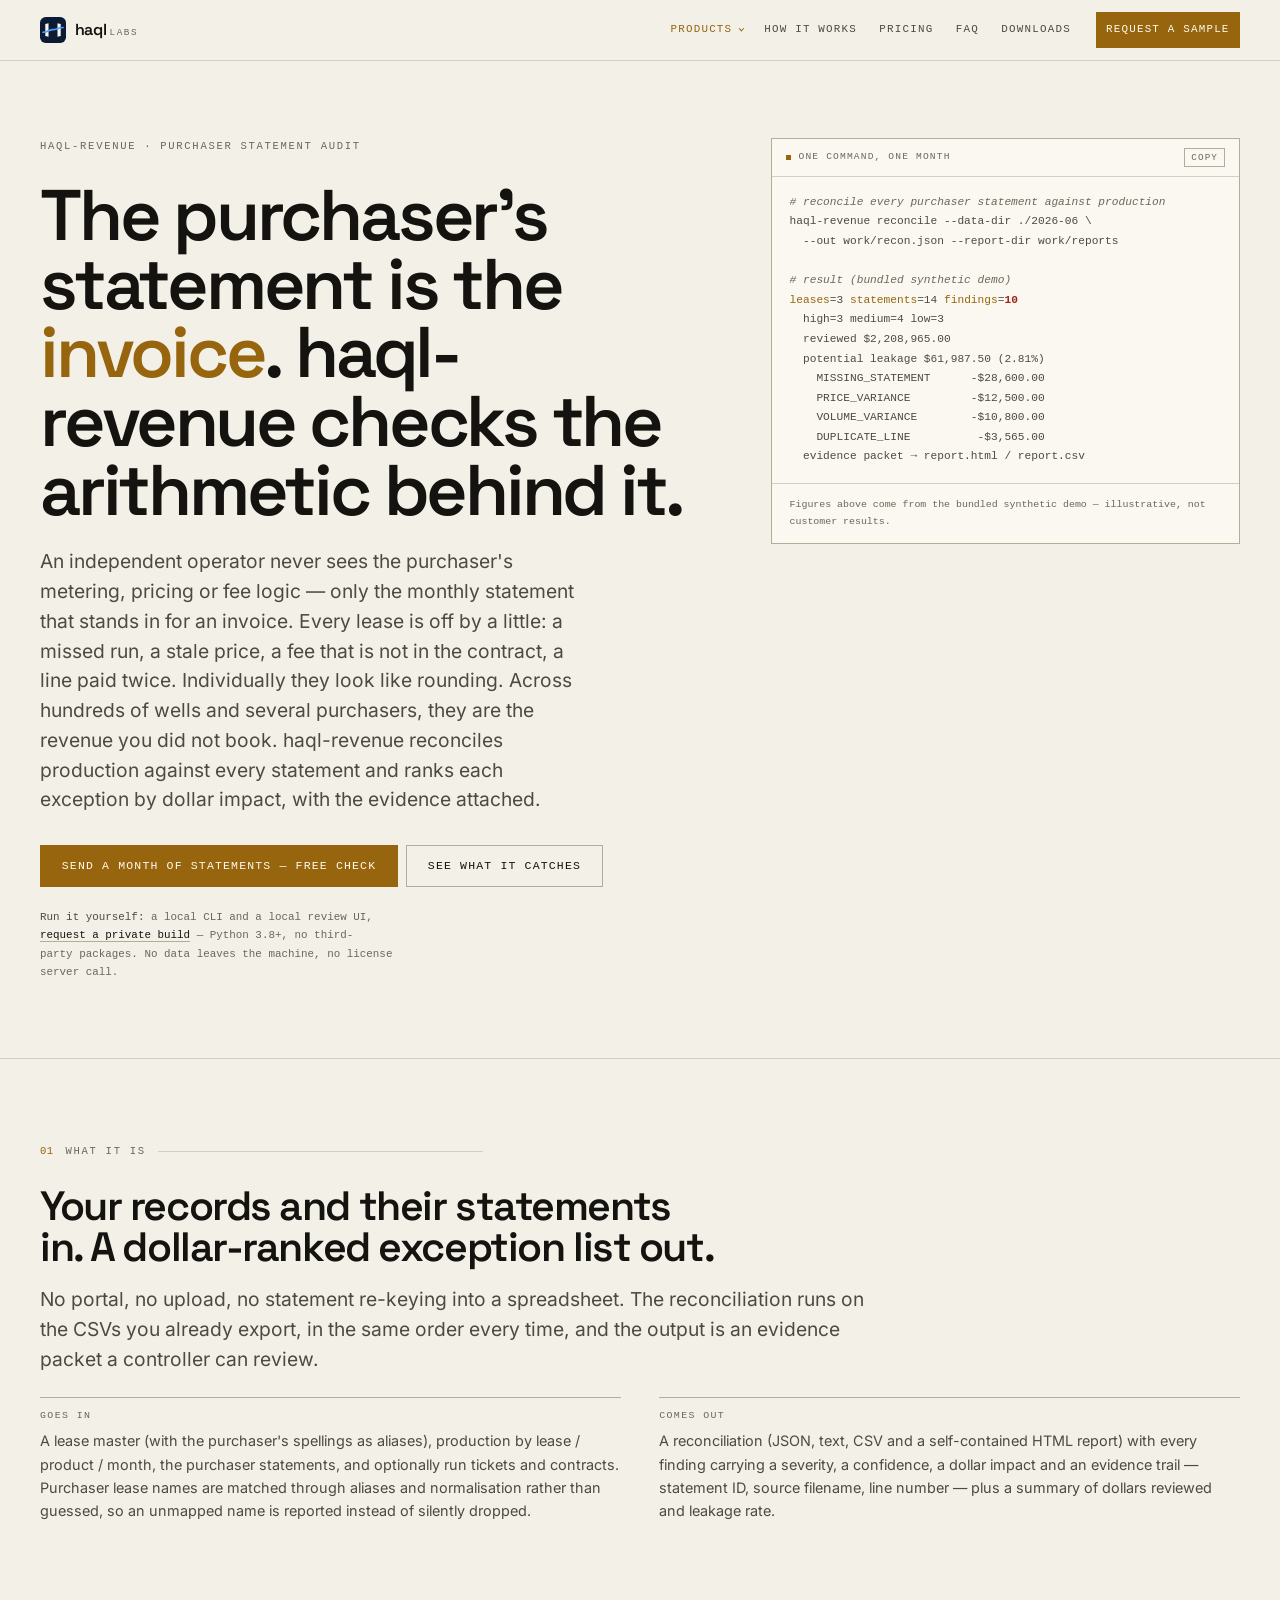
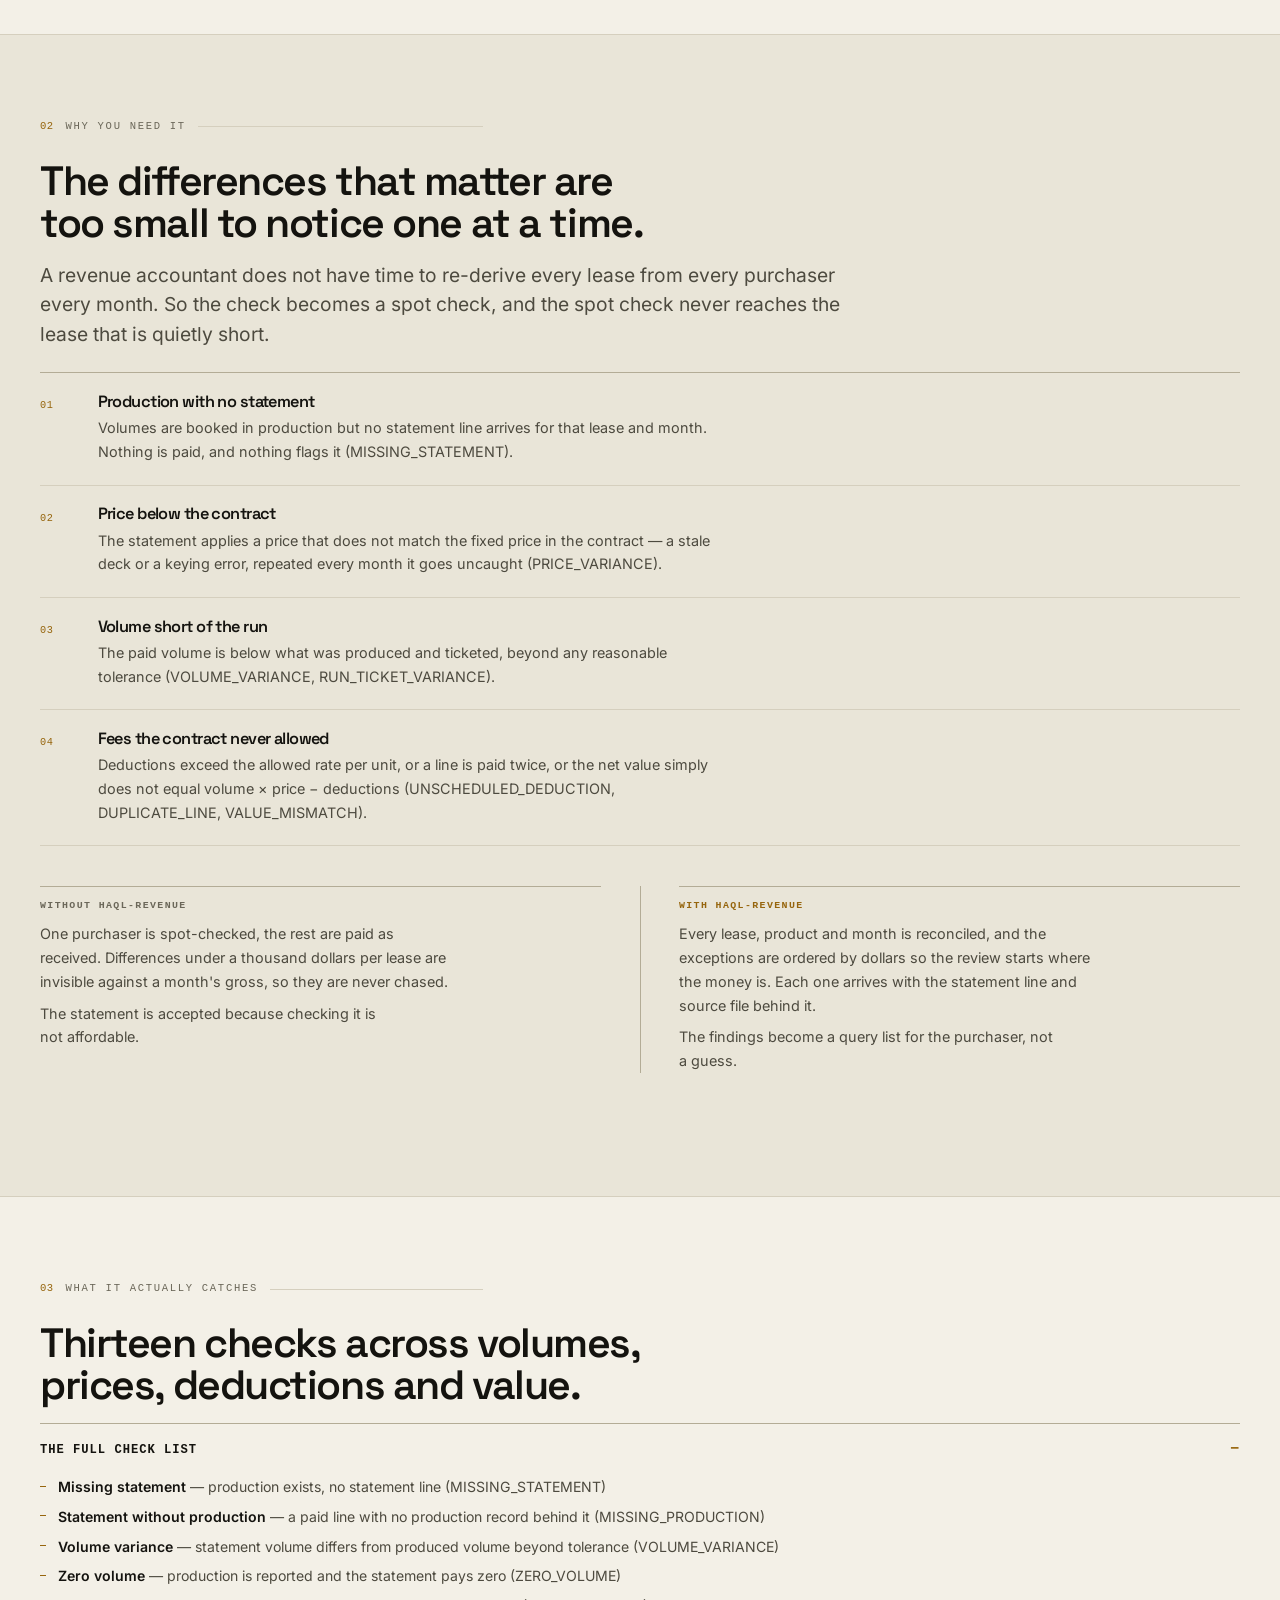
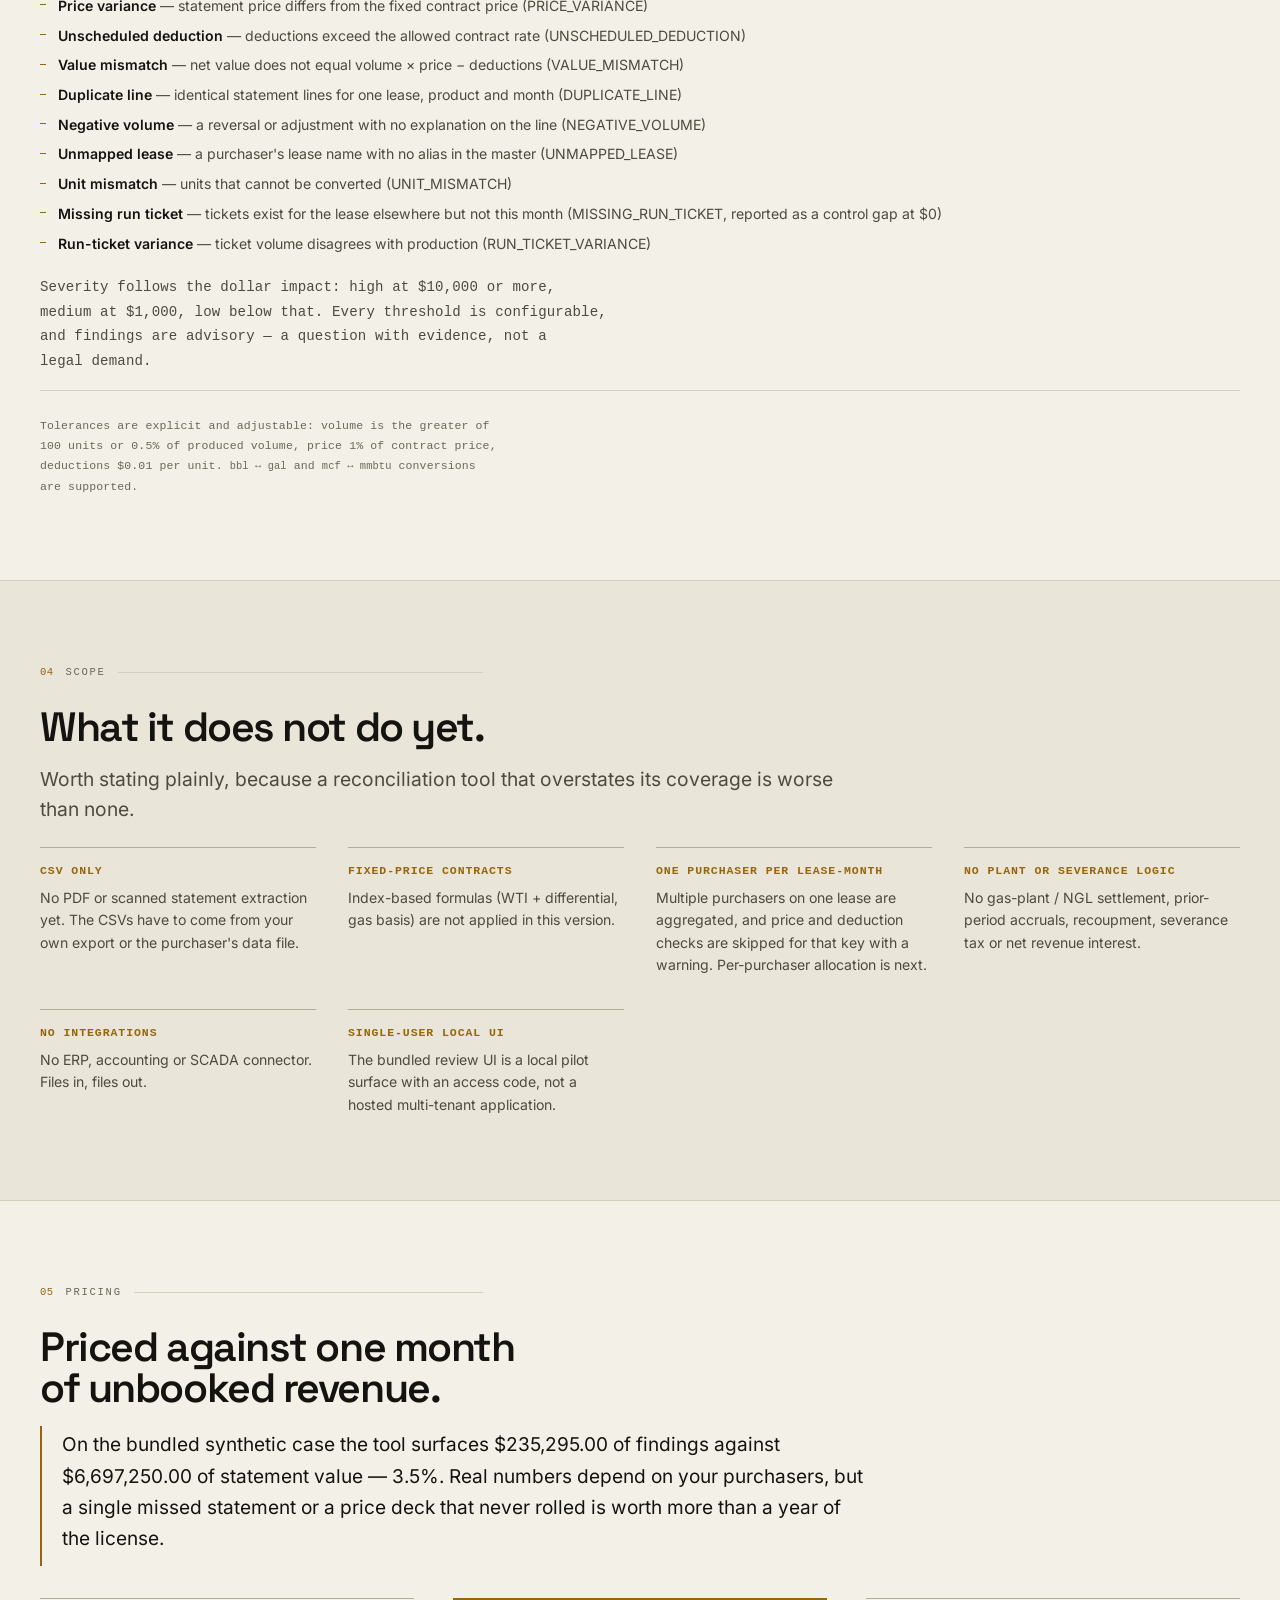
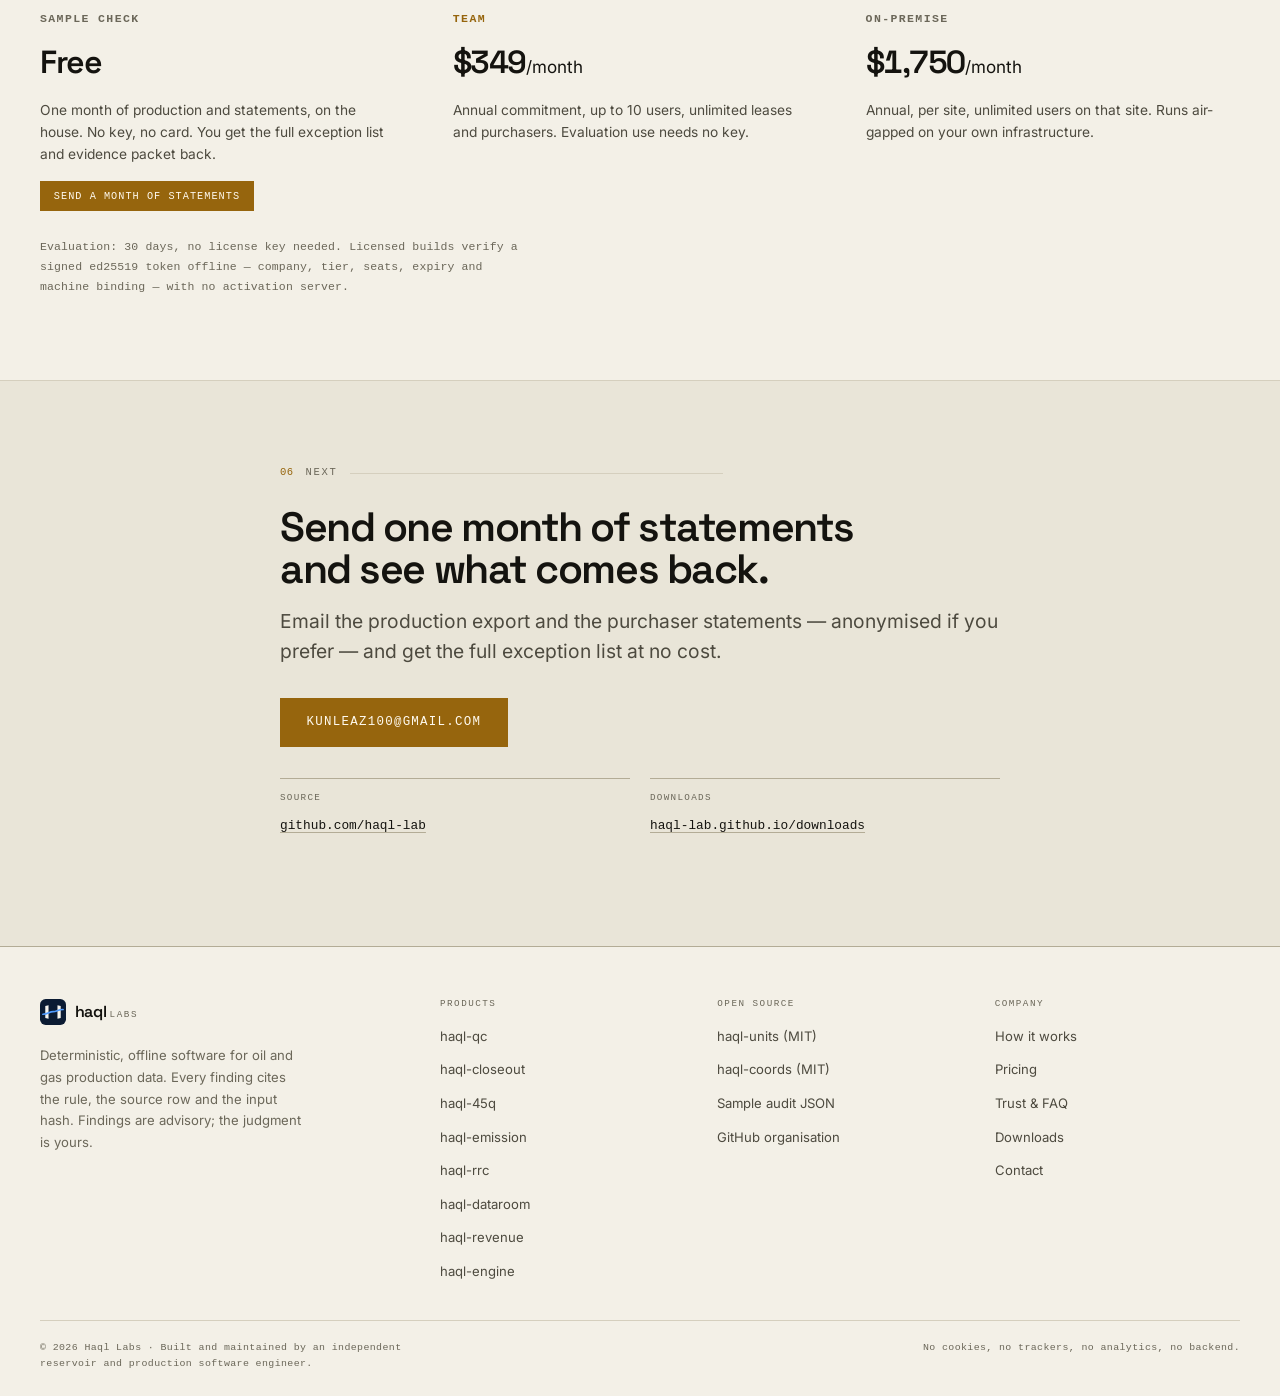
<file: haql-revenue.html>
<!DOCTYPE html>
<html lang="en">
<head>
<meta charset="UTF-8">
<meta name="viewport" content="width=device-width, initial-scale=1">
<title>haql-revenue — Purchaser statement audit | Haql Labs</title>
<meta name="description" content="Reconcile produced volumes against purchaser statements offline: volume, price, deduction and value variances per lease and month, each finding traced to a source line.">
<link rel="canonical" href="https://haql-lab.github.io/haql-revenue.html">
<meta property="og:type" content="website">
<meta property="og:title" content="haql-revenue — The Statement Is the Invoice. Check the Arithmetic.">
<meta property="og:description" content="Offline purchaser-statement audit for independent operators: missing statements, price below contract, volume short, duplicate lines, unscheduled deductions — ranked by dollar impact with an evidence packet.">
<meta property="og:url" content="https://haql-lab.github.io/haql-revenue.html">
<meta name="theme-color" content="#0c100f" media="(prefers-color-scheme: dark)">
<meta name="theme-color" content="#faf9f5" media="(prefers-color-scheme: light)">
<link rel="icon" href="favicon.ico" sizes="32x32">
<link rel="icon" href="favicon.svg" type="image/svg+xml">
<link rel="apple-touch-icon" href="assets/img/apple-touch-icon.png">
<link rel="manifest" href="site.webmanifest">
<link rel="preload" href="assets/fonts/inter-latin-var.woff2" as="font" type="font/woff2" crossorigin>
<link rel="preload" href="assets/fonts/space-grotesk-latin-var.woff2" as="font" type="font/woff2" crossorigin>
<meta property="og:site_name" content="Haql Labs">
<meta property="og:image" content="https://haql-lab.github.io/assets/img/og-cover.png">
<meta property="og:image:width" content="1200">
<meta property="og:image:height" content="630">
<meta property="og:image:alt" content="Haql Labs — deterministic, offline software for oil and gas data">
<meta name="twitter:card" content="summary_large_image">
<meta name="twitter:title" content="haql-revenue — The Statement Is the Invoice. Check the Arithmetic.">
<meta name="twitter:description" content="Offline purchaser-statement audit for independent operators: volume, price, deduction and value variances ranked by dollar impact, each traced to a source line.">
<meta name="twitter:image" content="https://haql-lab.github.io/assets/img/og-cover.png">
<script type="application/ld+json">
{
  "@context": "https://schema.org",
  "@type": "Organization",
  "name": "Haql Labs",
  "url": "https://haql-lab.github.io/",
  "logo": "https://haql-lab.github.io/assets/img/icon-512.png",
  "email": "kunleaz100@gmail.com",
  "description": "Haql Labs builds deterministic, offline software for oil and gas production data.",
  "sameAs": ["https://github.com/haql-lab"]
}
</script>
<link rel="stylesheet" href="assets/css/style.css">
</head>
<body>
<a class="skip" href="#main">Skip to content</a>

<header class="hdr">
  <div class="wrap hdr__in">
    <a class="brand" href="index.html" aria-label="Haql Labs — home">
      <span class="brand__mark" aria-hidden="true"><svg viewBox="0 0 32 32" width="26" height="26" focusable="false"><rect width="32" height="32" rx="7" fill="#0B1B33"/><path fill="#F6F4EE" d="M6.5 8.6 L10.5 7.75 L10.5 24.25 L6.5 23.4 Z"/><path fill="#F6F4EE" d="M21.5 7.75 L25.5 8.6 L25.5 23.4 L21.5 24.25 Z"/><path d="M3.6 18.75 C 9.9 18.75, 11.4 15.6, 16 15.6 C 20.6 15.6, 22.1 12.9, 28.4 12.9" fill="none" stroke="#4F9BFF" stroke-width="2.1" stroke-linecap="round"/></svg></span>
      <span class="brand__word">haql<span class="brand__lab">Labs</span></span>
    </a>
    <button class="burger" type="button" aria-expanded="false" aria-controls="nav" aria-label="Open menu">
      <span></span><span></span><span></span>
    </button>
    <nav class="nav" id="nav" aria-label="Main">
      <details class="menu">
        <summary>Products</summary>
        <div class="menu__panel">
          <a class="menu__item" href="haql-qc.html"><b>haql-qc</b><span>Production data quality</span></a>
          <a class="menu__item" href="haql-closeout.html"><b>haql-closeout</b><span>Month-end closeout</span></a>
          <a class="menu__item" href="haql-45q.html"><b>haql-45q</b><span>45Q credit claims</span></a>
          <a class="menu__item" href="haql-emission.html"><b>haql-emission</b><span>GHG &amp; EU ETS MRV</span></a>
          <a class="menu__item" href="haql-rrc.html"><b>haql-rrc</b><span>Texas RRC Form PR</span></a>
          <a class="menu__item" href="haql-dataroom.html"><b>haql-dataroom</b><span>A&amp;D dataroom QC</span></a>
          <a class="menu__item" href="haql-revenue.html"><b>haql-revenue</b><span>Purchaser statements</span></a>
          <a class="menu__item" href="haql-engine.html"><b>haql-engine</b><span>Simulation audit</span></a>
          <a class="menu__item" href="haql-units.html"><b>haql-units</b><span>Unit conversions · MIT</span></a>
          <a class="menu__item" href="haql-coords.html"><b>haql-coords</b><span>Wellbore math · MIT</span></a>
          <a class="menu__all" href="index.html#tools">All ten tools →</a>
        </div>
      </details>
      <a href="index.html#how">How it works</a>
      <a href="index.html#pricing">Pricing</a>
      <a href="index.html#faq">FAQ</a>
      <a href="downloads.html">Downloads</a>
      <a class="nav__cta" href="mailto:kunleaz100@gmail.com?subject=Free%20sample%20check%20request">Request a sample</a>
    </nav>
  </div>
</header>

<main id="main">

<!-- ============ HERO ============ -->
<section class="hero" id="top">
  <div class="wrap hero__in">
    <div class="hero__copy">
      <p class="eyebrow">haql-revenue · Purchaser statement audit</p>
      <h1>The purchaser's statement is the <em>invoice</em>. haql-revenue checks the arithmetic behind it.</h1>
      <p class="lede">An independent operator never sees the purchaser's metering, pricing or fee logic — only the monthly statement that stands in for an invoice. Every lease is off by a little: a missed run, a stale price, a fee that is not in the contract, a line paid twice. Individually they look like rounding. Across hundreds of wells and several purchasers, they are the revenue you did not book. haql-revenue reconciles production against every statement and ranks each exception by dollar impact, with the evidence attached.</p>
      <div class="cta">
        <a class="btn btn--p" href="mailto:kunleaz100@gmail.com?subject=Free%20sample%20check%20request">Send a month of statements — free check</a>
        <a class="btn btn--s" href="#catch">See what it catches</a>
      </div>
      <p class="reassure"><b>Run it yourself:</b> a local CLI and a local review UI, <a href="downloads.html">request a private build</a> — Python 3.8+, no third-party packages. No data leaves the machine, no license server call.</p>
    </div>

    <div class="hero__panel">
      <div class="panel__bar"><span class="dot"></span>one command, one month</div>
      <pre class="panel__body" tabindex="0" aria-label="Example report output"><span class="c"># reconcile every purchaser statement against production</span>
haql-revenue reconcile --data-dir ./2026-06 \
  --out work/recon.json --report-dir work/reports

<span class="c"># result (bundled synthetic demo)</span>
<span class="k">leases</span>=3 <span class="k">statements</span>=14 <span class="k">findings</span>=<span class="w">10</span>
  high=3 medium=4 low=3
  reviewed $2,208,965.00
  potential leakage $61,987.50 (2.81%)
    MISSING_STATEMENT      -$28,600.00
    PRICE_VARIANCE         -$12,500.00
    VOLUME_VARIANCE        -$10,800.00
    DUPLICATE_LINE          -$3,565.00
  evidence packet → report.html / report.csv</pre>
      <p class="panel__cap">Figures above come from the bundled synthetic demo — illustrative, not customer results.</p>
    </div>
  </div>
</section>

<!-- ============ WHAT IT IS ============ -->
<section class="sec" id="what">
  <div class="wrap">
    <p class="eyebrow">What it is</p>
    <h2>Your records and their statements in. A dollar-ranked exception list out.</h2>
    <p class="lede lede--c">No portal, no upload, no statement re-keying into a spreadsheet. The reconciliation runs on the CSVs you already export, in the same order every time, and the output is an evidence packet a controller can review.</p>
    <div class="io">
      <div class="io__b">
        <h4>Goes in</h4>
        <p>A lease master (with the purchaser's spellings as aliases), production by lease / product / month, the purchaser statements, and optionally run tickets and contracts. Purchaser lease names are matched through aliases and normalisation rather than guessed, so an unmapped name is reported instead of silently dropped.</p>
      </div>
      <div class="io__b">
        <h4>Comes out</h4>
        <p>A reconciliation (JSON, text, CSV and a self-contained HTML report) with every finding carrying a severity, a confidence, a dollar impact and an evidence trail — statement ID, source filename, line number — plus a summary of dollars reviewed and leakage rate.</p>
      </div>
    </div>
  </div>
</section>

<!-- ============ WHY YOU NEED IT ============ -->
<section class="sec sec--alt" id="why">
  <div class="wrap">
    <p class="eyebrow">Why you need it</p>
    <h2>The differences that matter are too small to notice one at a time.</h2>
    <p class="lede lede--c">A revenue accountant does not have time to re-derive every lease from every purchaser every month. So the check becomes a spot check, and the spot check never reaches the lease that is quietly short.</p>
    <div class="pains">
      <article class="pain">
        <h3>Production with no statement</h3>
        <p>Volumes are booked in production but no statement line arrives for that lease and month. Nothing is paid, and nothing flags it (MISSING_STATEMENT).</p>
      </article>
      <article class="pain">
        <h3>Price below the contract</h3>
        <p>The statement applies a price that does not match the fixed price in the contract — a stale deck or a keying error, repeated every month it goes uncaught (PRICE_VARIANCE).</p>
      </article>
      <article class="pain">
        <h3>Volume short of the run</h3>
        <p>The paid volume is below what was produced and ticketed, beyond any reasonable tolerance (VOLUME_VARIANCE, RUN_TICKET_VARIANCE).</p>
      </article>
      <article class="pain">
        <h3>Fees the contract never allowed</h3>
        <p>Deductions exceed the allowed rate per unit, or a line is paid twice, or the net value simply does not equal volume × price − deductions (UNSCHEDULED_DEDUCTION, DUPLICATE_LINE, VALUE_MISMATCH).</p>
      </article>
    </div>
    <div class="after">
      <div class="after__c">
        <h3>Without haql-revenue</h3>
        <p>One purchaser is spot-checked, the rest are paid as received. Differences under a thousand dollars per lease are invisible against a month's gross, so they are never chased.</p>
        <p class="muted">The statement is accepted because checking it is not affordable.</p>
      </div>
      <div class="after__arrow" aria-hidden="true">&rarr;</div>
      <div class="after__c">
        <h3>With haql-revenue</h3>
        <p>Every lease, product and month is reconciled, and the exceptions are ordered by dollars so the review starts where the money is. Each one arrives with the statement line and source file behind it.</p>
        <p class="muted">The findings become a query list for the purchaser, not a guess.</p>
      </div>
    </div>
  </div>
</section>

<!-- ============ WHAT IT CATCHES ============ -->
<section class="sec" id="catch">
  <div class="wrap">
    <p class="eyebrow">What it actually catches</p>
    <h2>Thirteen checks across volumes, prices, deductions and value.</h2>
    <details class="ex" open>
      <summary>The full check list</summary>
      <ul>
        <li><b>Missing statement</b> — production exists, no statement line (MISSING_STATEMENT)</li>
        <li><b>Statement without production</b> — a paid line with no production record behind it (MISSING_PRODUCTION)</li>
        <li><b>Volume variance</b> — statement volume differs from produced volume beyond tolerance (VOLUME_VARIANCE)</li>
        <li><b>Zero volume</b> — production is reported and the statement pays zero (ZERO_VOLUME)</li>
        <li><b>Price variance</b> — statement price differs from the fixed contract price (PRICE_VARIANCE)</li>
        <li><b>Unscheduled deduction</b> — deductions exceed the allowed contract rate (UNSCHEDULED_DEDUCTION)</li>
        <li><b>Value mismatch</b> — net value does not equal volume × price − deductions (VALUE_MISMATCH)</li>
        <li><b>Duplicate line</b> — identical statement lines for one lease, product and month (DUPLICATE_LINE)</li>
        <li><b>Negative volume</b> — a reversal or adjustment with no explanation on the line (NEGATIVE_VOLUME)</li>
        <li><b>Unmapped lease</b> — a purchaser's lease name with no alias in the master (UNMAPPED_LEASE)</li>
        <li><b>Unit mismatch</b> — units that cannot be converted (UNIT_MISMATCH)</li>
        <li><b>Missing run ticket</b> — tickets exist for the lease elsewhere but not this month (MISSING_RUN_TICKET, reported as a control gap at $0)</li>
        <li><b>Run-ticket variance</b> — ticket volume disagrees with production (RUN_TICKET_VARIANCE)</li>
      </ul>
      <p class="fine">Severity follows the dollar impact: high at $10,000 or more, medium at $1,000, low below that. Every threshold is configurable, and findings are advisory — a question with evidence, not a legal demand.</p>
    </details>
    <p class="fine mt-4">Tolerances are explicit and adjustable: volume is the greater of 100 units or 0.5% of produced volume, price 1% of contract price, deductions $0.01 per unit. <code class="mono">bbl ↔ gal</code> and <code class="mono">mcf ↔ mmbtu</code> conversions are supported.</p>
  </div>
</section>

<!-- ============ BOUNDARY ============ -->
<section class="sec sec--alt" id="limits">
  <div class="wrap">
    <p class="eyebrow">Scope</p>
    <h2>What it does not do yet.</h2>
    <p class="lede lede--c">Worth stating plainly, because a reconciliation tool that overstates its coverage is worse than none.</p>
    <div class="ben">
      <div><b>CSV only</b><p>No PDF or scanned statement extraction yet. The CSVs have to come from your own export or the purchaser's data file.</p></div>
      <div><b>Fixed-price contracts</b><p>Index-based formulas (WTI + differential, gas basis) are not applied in this version.</p></div>
      <div><b>One purchaser per lease-month</b><p>Multiple purchasers on one lease are aggregated, and price and deduction checks are skipped for that key with a warning. Per-purchaser allocation is next.</p></div>
      <div><b>No plant or severance logic</b><p>No gas-plant / NGL settlement, prior-period accruals, recoupment, severance tax or net revenue interest.</p></div>
      <div><b>No integrations</b><p>No ERP, accounting or SCADA connector. Files in, files out.</p></div>
      <div><b>Single-user local UI</b><p>The bundled review UI is a local pilot surface with an access code, not a hosted multi-tenant application.</p></div>
    </div>
  </div>
</section>

<!-- ============ PRICING ============ -->
<section class="sec" id="pricing">
  <div class="wrap">
    <p class="eyebrow">Pricing</p>
    <h2>Priced against one month of unbooked revenue.</h2>
    <div class="anchor">
      <p>On the bundled synthetic case the tool surfaces $235,295.00 of findings against $6,697,250.00 of statement value — 3.5%. Real numbers depend on your purchasers, but a single missed statement or a price deck that never rolled is worth more than a year of the license.</p>
    </div>
    <div class="tiers">
      <div class="tier">
        <h3>Sample check</h3>
        <p class="tier__p"><b>Free</b></p>
        <p>One month of production and statements, on the house. No key, no card. You get the full exception list and evidence packet back.</p>
        <a class="btn btn--p btn--sm" href="mailto:kunleaz100@gmail.com?subject=Free%20sample%20check%20request">Send a month of statements</a>
      </div>
      <div class="tier tier--mid">
        <h3>Team</h3>
        <p class="tier__p"><b>$349</b>/month</p>
        <p>Annual commitment, up to 10 users, unlimited leases and purchasers. Evaluation use needs no key.</p>
      </div>
      <div class="tier">
        <h3>On-premise</h3>
        <p class="tier__p"><b>$1,750</b>/month</p>
        <p>Annual, per site, unlimited users on that site. Runs air-gapped on your own infrastructure.</p>
      </div>
    </div>
    <p class="fine">Evaluation: 30 days, no license key needed. Licensed builds verify a signed ed25519 token offline — company, tier, seats, expiry and machine binding — with no activation server.</p>
  </div>
</section>

<!-- ============ CTA ============ -->
<section class="sec sec--alt" id="contact">
  <div class="wrap wrap--narrow">
    <p class="eyebrow">Next</p>
    <h2>Send one month of statements and see what comes back.</h2>
    <p class="lede">Email the production export and the purchaser statements — anonymised if you prefer — and get the full exception list at no cost.</p>
    <a class="btn btn--p btn--lg" href="mailto:kunleaz100@gmail.com?subject=Free%20sample%20check%20request">kunleaz100@gmail.com</a>
    <div class="links">
      <div><b>Source</b><a href="https://github.com/haql-lab" rel="noopener">github.com/haql-lab</a></div>
      <div><b>Downloads</b><a href="downloads.html">haql-lab.github.io/downloads</a></div>
    </div>
  </div>
</section>

</main>

<footer class="ftr">
  <div class="wrap">
    <div class="ftr__top">
      <div class="ftr__brand">
        <a class="brand" href="index.html" aria-label="Haql Labs — home">
          <span class="brand__mark" aria-hidden="true"><svg viewBox="0 0 32 32" width="26" height="26" focusable="false"><rect width="32" height="32" rx="7" fill="#0B1B33"/><path fill="#F6F4EE" d="M6.5 8.6 L10.5 7.75 L10.5 24.25 L6.5 23.4 Z"/><path fill="#F6F4EE" d="M21.5 7.75 L25.5 8.6 L25.5 23.4 L21.5 24.25 Z"/><path d="M3.6 18.75 C 9.9 18.75, 11.4 15.6, 16 15.6 C 20.6 15.6, 22.1 12.9, 28.4 12.9" fill="none" stroke="#4F9BFF" stroke-width="2.1" stroke-linecap="round"/></svg></span>
          <span class="brand__word">haql<span class="brand__lab">Labs</span></span>
        </a>
        <p>Deterministic, offline software for oil and gas production data. Every finding cites the rule, the source row and the input hash. Findings are advisory; the judgment is yours.</p>
      </div>
      <div class="ftr__col">
        <h2>Products</h2>
        <ul>
          <li><a href="haql-qc.html">haql-qc</a></li>
          <li><a href="haql-closeout.html">haql-closeout</a></li>
          <li><a href="haql-45q.html">haql-45q</a></li>
          <li><a href="haql-emission.html">haql-emission</a></li>
          <li><a href="haql-rrc.html">haql-rrc</a></li>
          <li><a href="haql-dataroom.html">haql-dataroom</a></li>
          <li><a href="haql-revenue.html">haql-revenue</a></li>
          <li><a href="haql-engine.html">haql-engine</a></li>
        </ul>
      </div>
      <div class="ftr__col">
        <h2>Open source</h2>
        <ul>
          <li><a href="haql-units.html">haql-units (MIT)</a></li>
          <li><a href="haql-coords.html">haql-coords (MIT)</a></li>
          <li><a href="sample-audit.json" download>Sample audit JSON</a></li>
          <li><a href="https://github.com/haql-lab" rel="noopener">GitHub organisation</a></li>
        </ul>
      </div>
      <div class="ftr__col">
        <h2>Company</h2>
        <ul>
          <li><a href="index.html#how">How it works</a></li>
          <li><a href="index.html#pricing">Pricing</a></li>
          <li><a href="index.html#faq">Trust &amp; FAQ</a></li>
          <li><a href="downloads.html">Downloads</a></li>
          <li><a href="mailto:kunleaz100@gmail.com">Contact</a></li>
        </ul>
      </div>
    </div>
    <div class="ftr__bottom">
      <p>© <span id="yr">2026</span> Haql Labs · Built and maintained by an independent reservoir and production software engineer.</p>
      <p>No cookies, no trackers, no analytics, no backend.</p>
    </div>
  </div>
</footer>

<script src="assets/js/main.js"></script>
</body>
</html>
</file>
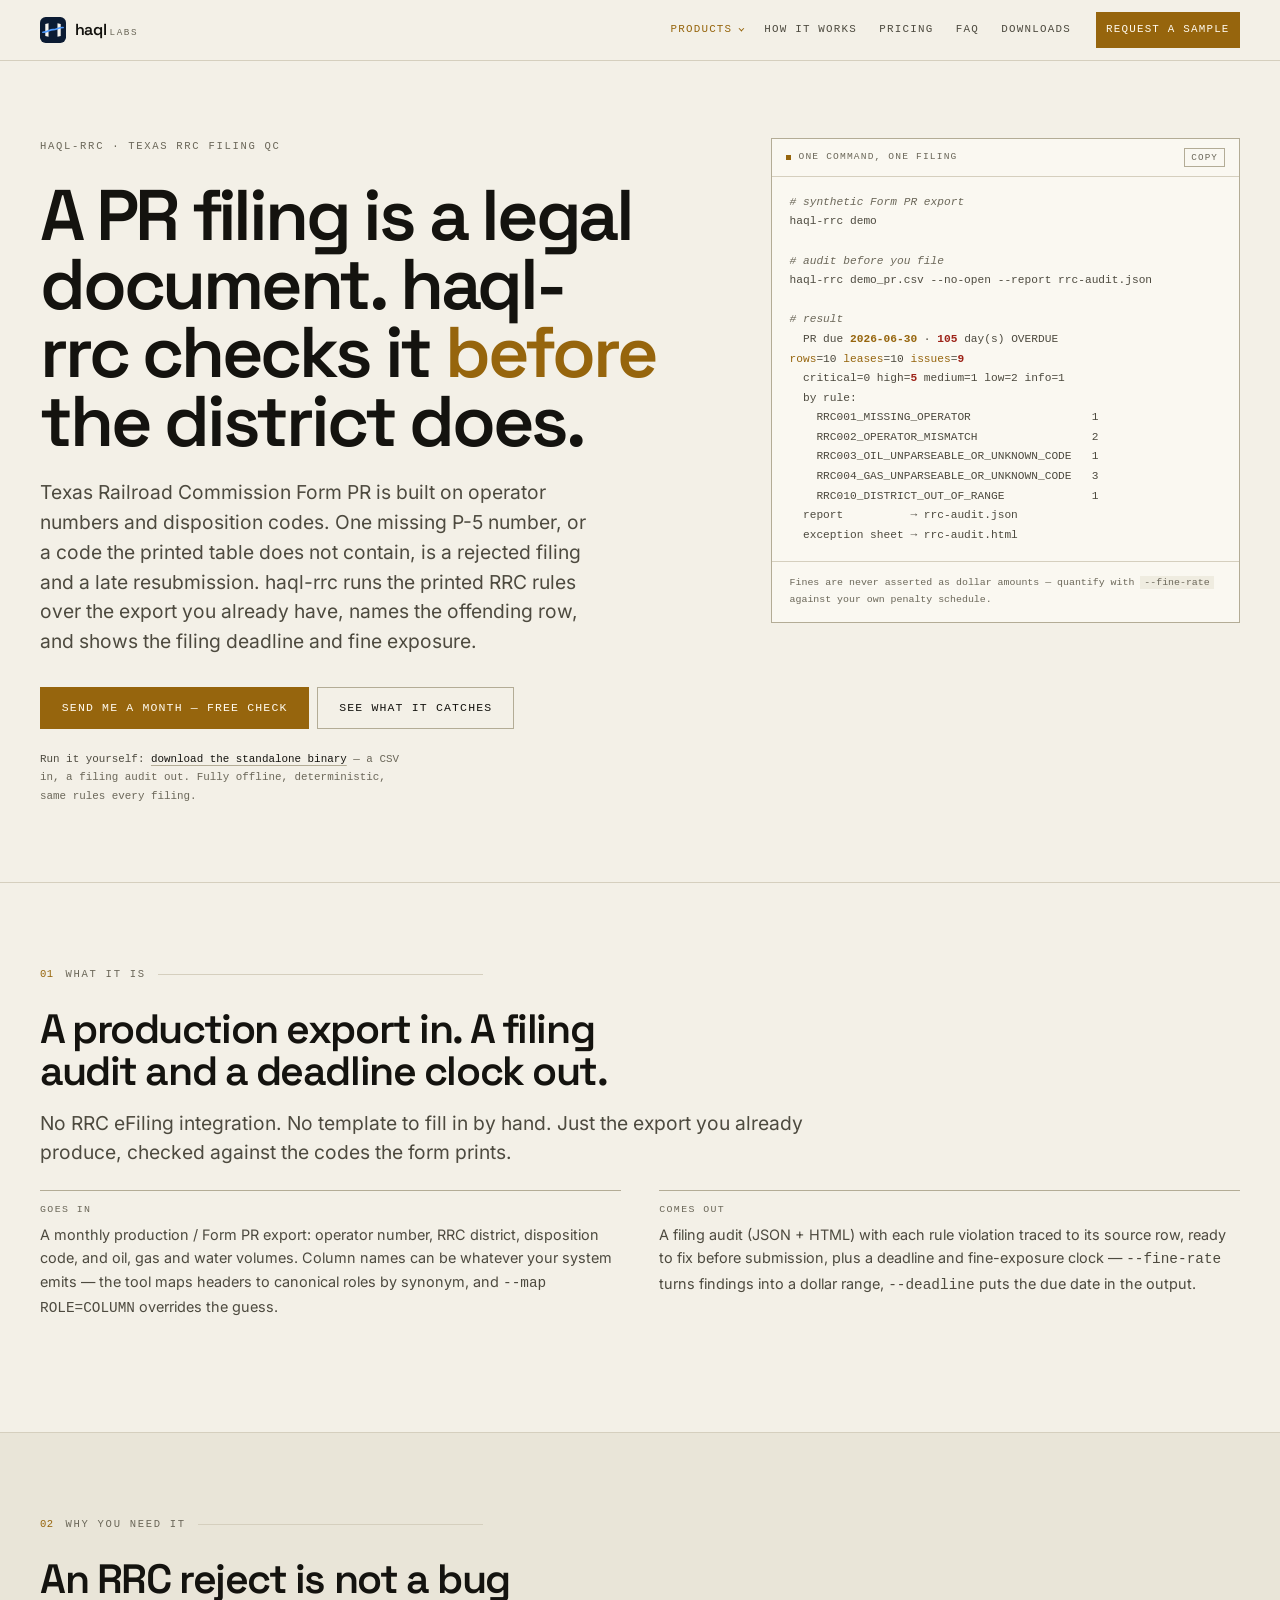
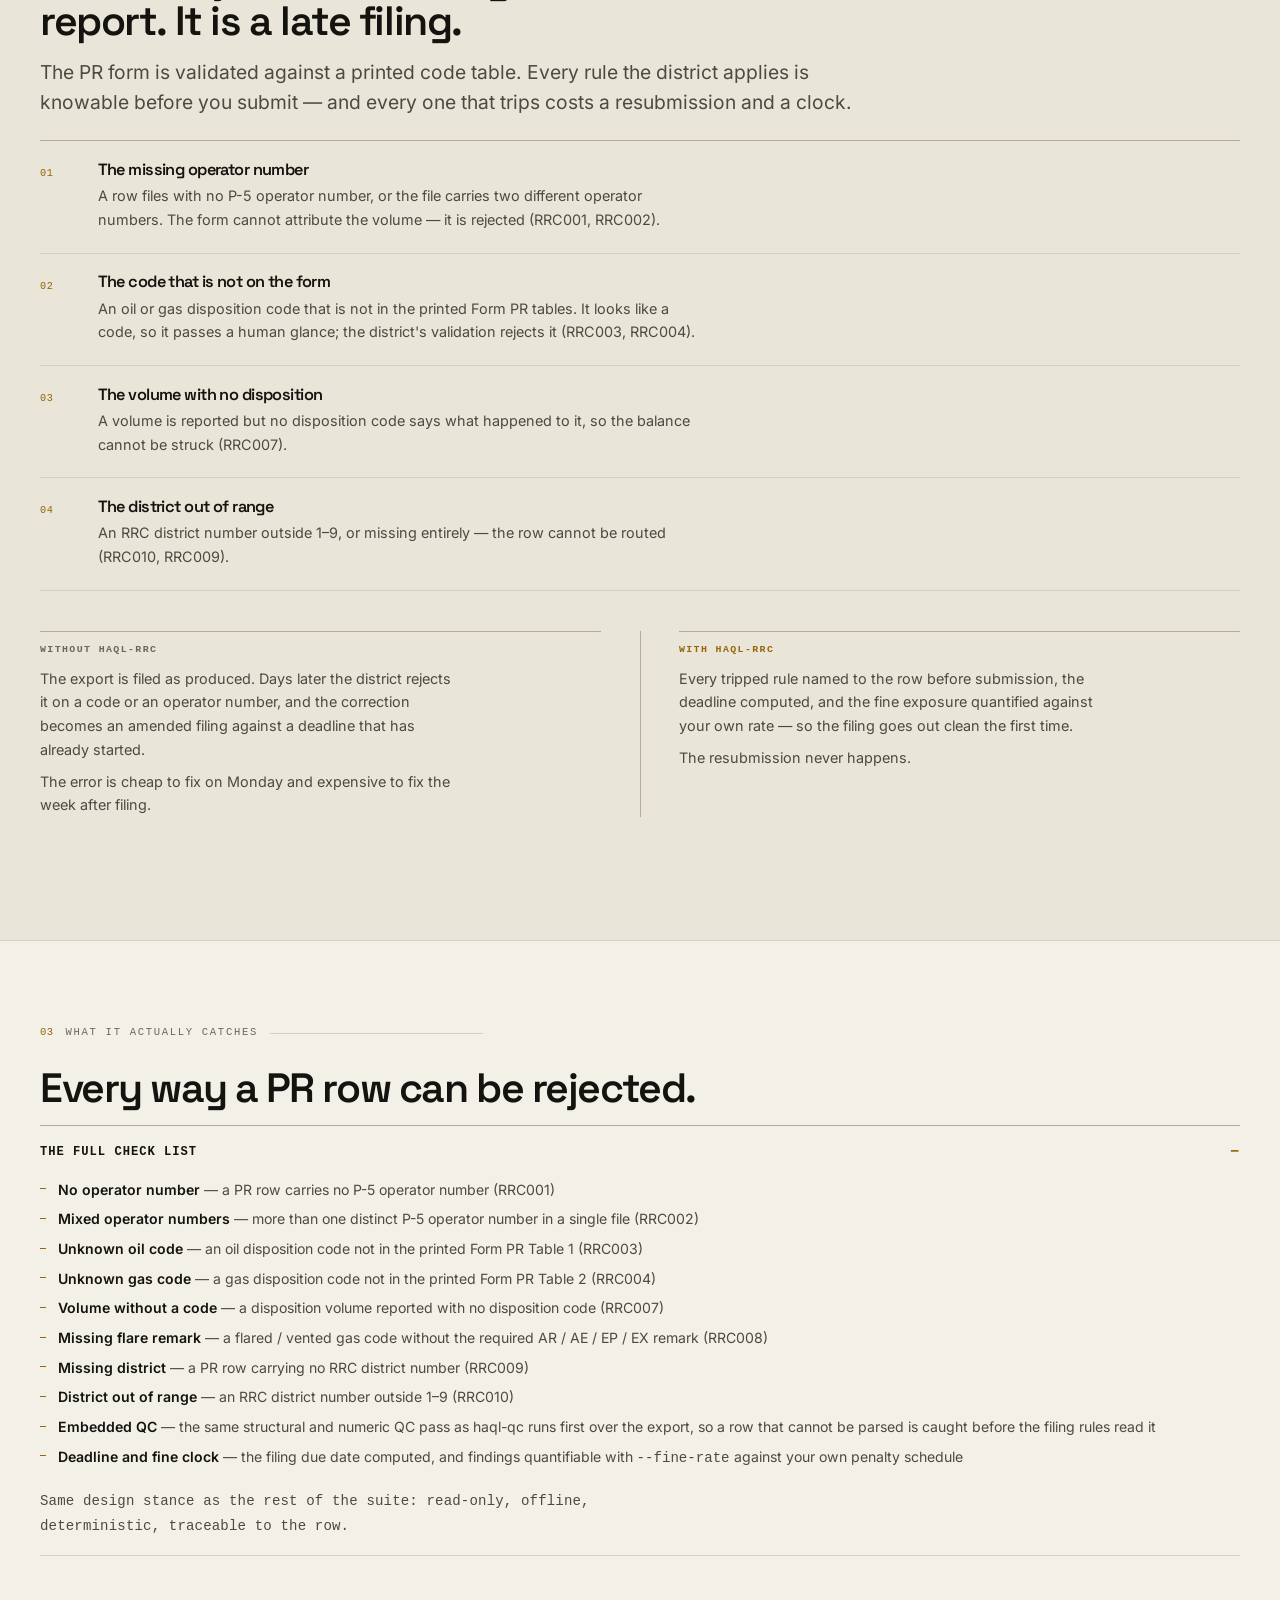
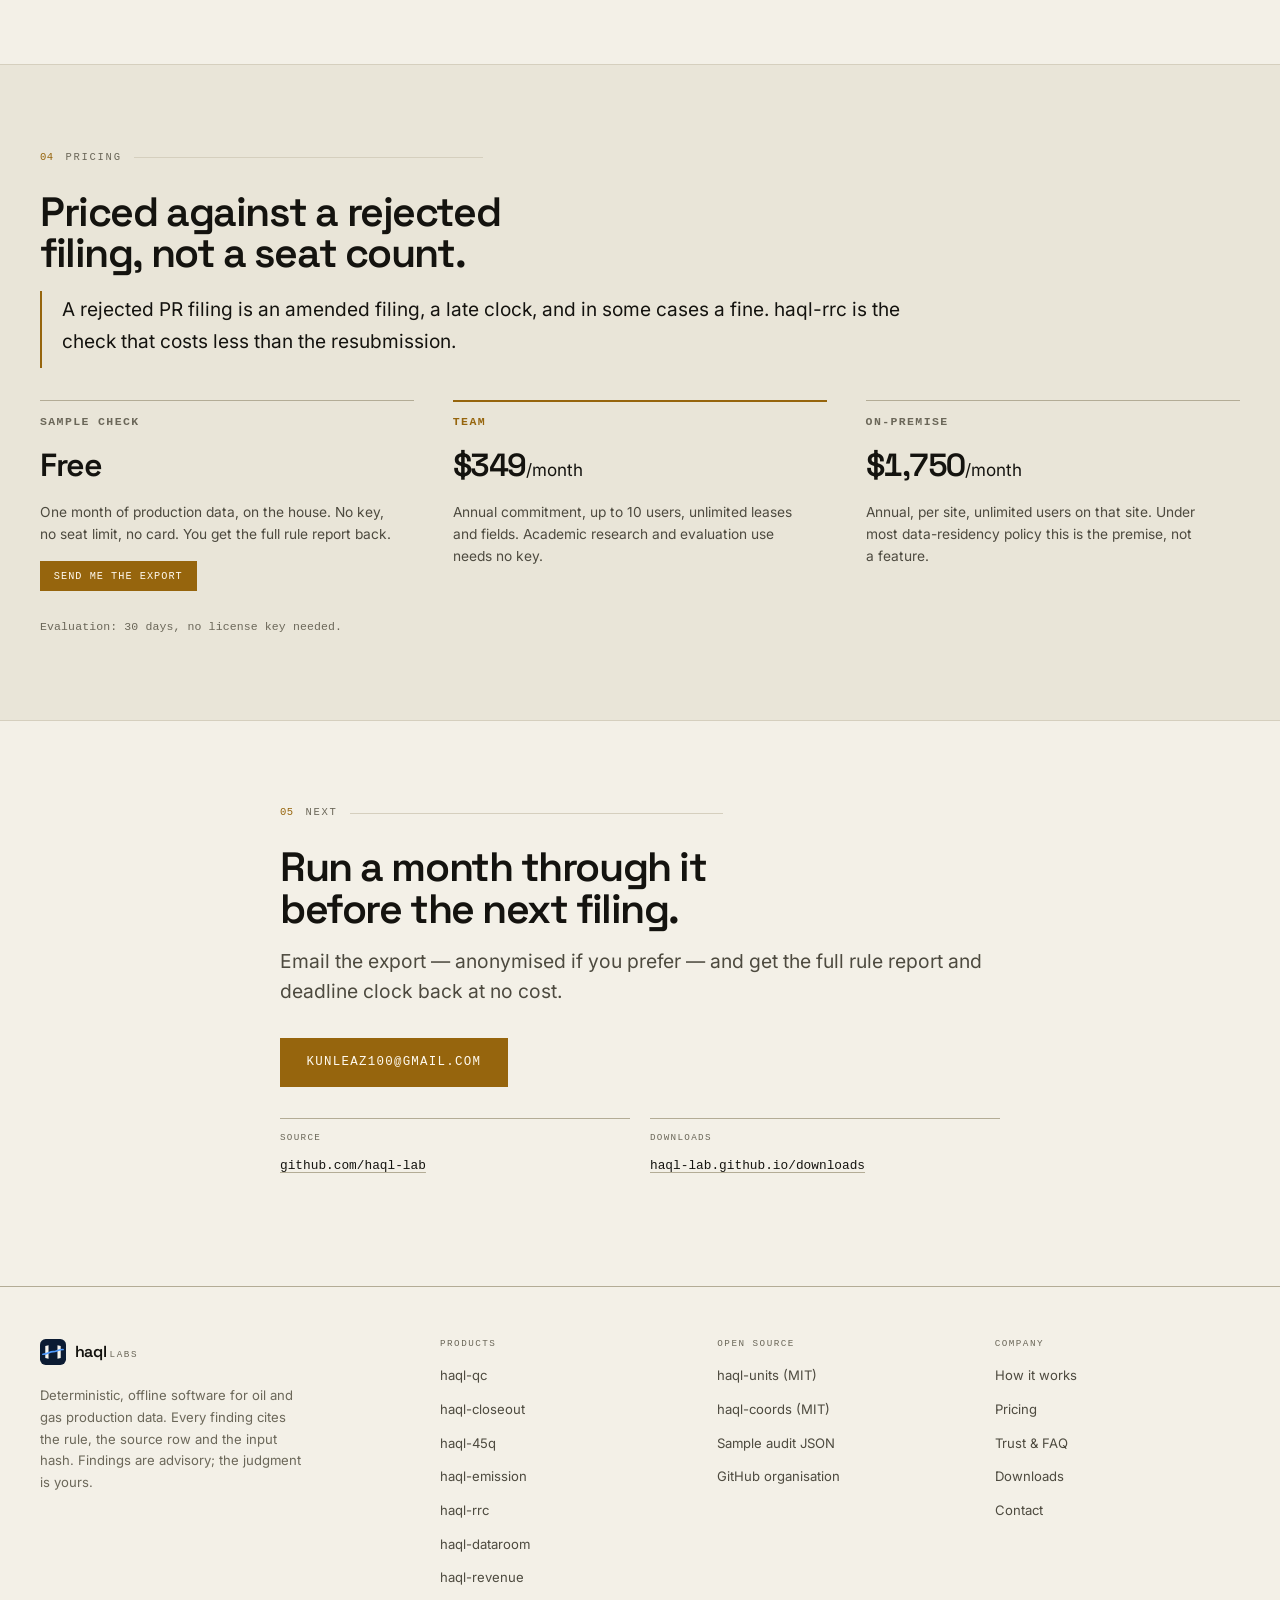
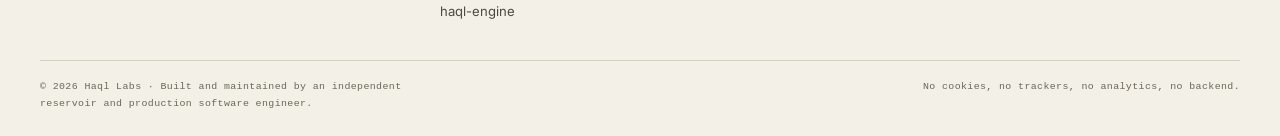
<file: haql-rrc.html>
<!DOCTYPE html>
<html lang="en">
<head>
<meta charset="UTF-8">
<meta name="viewport" content="width=device-width, initial-scale=1">
<title>haql-rrc — Texas RRC Form PR filing QC | Haql Labs</title>
<meta name="description" content="Check a Texas RRC Form PR export before filing: P-5 operator number, disposition codes, district, flare remarks, deadline and fine exposure. Runs offline.">
<link rel="canonical" href="https://haql-lab.github.io/haql-rrc.html">
<meta property="og:type" content="website">
<meta property="og:title" content="haql-rrc — A PR Filing Is Legal. Check It First.">
<meta property="og:description" content="P-5 operator checks, disposition-code validation, district range, deadline and fine-exposure clock — on the export you already have.">
<meta property="og:url" content="https://haql-lab.github.io/haql-rrc.html">
<meta name="theme-color" content="#0c100f" media="(prefers-color-scheme: dark)">
<meta name="theme-color" content="#faf9f5" media="(prefers-color-scheme: light)">
<link rel="icon" href="favicon.ico" sizes="32x32">
<link rel="icon" href="favicon.svg" type="image/svg+xml">
<link rel="apple-touch-icon" href="assets/img/apple-touch-icon.png">
<link rel="manifest" href="site.webmanifest">
<link rel="preload" href="assets/fonts/inter-latin-var.woff2" as="font" type="font/woff2" crossorigin>
<link rel="preload" href="assets/fonts/space-grotesk-latin-var.woff2" as="font" type="font/woff2" crossorigin>
<meta property="og:site_name" content="Haql Labs">
<meta property="og:image" content="https://haql-lab.github.io/assets/img/og-cover.png">
<meta property="og:image:width" content="1200">
<meta property="og:image:height" content="630">
<meta property="og:image:alt" content="Haql Labs — deterministic, offline software for oil and gas data">
<meta name="twitter:card" content="summary_large_image">
<meta name="twitter:title" content="haql-rrc — A PR Filing Is Legal. Check It First.">
<meta name="twitter:description" content="P-5 operator checks, disposition-code validation, district range, deadline and fine-exposure clock — on the export you already have.">
<meta name="twitter:image" content="https://haql-lab.github.io/assets/img/og-cover.png">
<script type="application/ld+json">
{
  "@context": "https://schema.org",
  "@type": "Organization",
  "name": "Haql Labs",
  "url": "https://haql-lab.github.io/",
  "logo": "https://haql-lab.github.io/assets/img/icon-512.png",
  "email": "kunleaz100@gmail.com",
  "description": "Haql Labs builds deterministic, offline software for oil and gas production data.",
  "sameAs": ["https://github.com/haql-lab"]
}
</script>
<link rel="stylesheet" href="assets/css/style.css">
</head>
<body>
<a class="skip" href="#main">Skip to content</a>

<header class="hdr">
  <div class="wrap hdr__in">
    <a class="brand" href="index.html" aria-label="Haql Labs — home">
      <span class="brand__mark" aria-hidden="true"><svg viewBox="0 0 32 32" width="26" height="26" focusable="false"><rect width="32" height="32" rx="7" fill="#0B1B33"/><path fill="#F6F4EE" d="M6.5 8.6 L10.5 7.75 L10.5 24.25 L6.5 23.4 Z"/><path fill="#F6F4EE" d="M21.5 7.75 L25.5 8.6 L25.5 23.4 L21.5 24.25 Z"/><path d="M3.6 18.75 C 9.9 18.75, 11.4 15.6, 16 15.6 C 20.6 15.6, 22.1 12.9, 28.4 12.9" fill="none" stroke="#4F9BFF" stroke-width="2.1" stroke-linecap="round"/></svg></span>
      <span class="brand__word">haql<span class="brand__lab">Labs</span></span>
    </a>
    <button class="burger" type="button" aria-expanded="false" aria-controls="nav" aria-label="Open menu">
      <span></span><span></span><span></span>
    </button>
    <nav class="nav" id="nav" aria-label="Main">
      <details class="menu">
        <summary>Products</summary>
        <div class="menu__panel">
          <a class="menu__item" href="haql-qc.html"><b>haql-qc</b><span>Production data quality</span></a>
          <a class="menu__item" href="haql-closeout.html"><b>haql-closeout</b><span>Month-end closeout</span></a>
          <a class="menu__item" href="haql-45q.html"><b>haql-45q</b><span>45Q credit claims</span></a>
          <a class="menu__item" href="haql-emission.html"><b>haql-emission</b><span>GHG &amp; EU ETS MRV</span></a>
          <a class="menu__item" href="haql-rrc.html"><b>haql-rrc</b><span>Texas RRC Form PR</span></a>
          <a class="menu__item" href="haql-dataroom.html"><b>haql-dataroom</b><span>A&amp;D dataroom QC</span></a>
          <a class="menu__item" href="haql-revenue.html"><b>haql-revenue</b><span>Purchaser statements</span></a>
          <a class="menu__item" href="haql-engine.html"><b>haql-engine</b><span>Simulation audit</span></a>
          <a class="menu__item" href="haql-units.html"><b>haql-units</b><span>Unit conversions · MIT</span></a>
          <a class="menu__item" href="haql-coords.html"><b>haql-coords</b><span>Wellbore math · MIT</span></a>
          <a class="menu__all" href="index.html#tools">All ten tools →</a>
        </div>
      </details>
      <a href="index.html#how">How it works</a>
      <a href="index.html#pricing">Pricing</a>
      <a href="index.html#faq">FAQ</a>
      <a href="downloads.html">Downloads</a>
      <a class="nav__cta" href="mailto:kunleaz100@gmail.com?subject=Free%20sample%20check%20request">Request a sample</a>
    </nav>
  </div>
</header>

<main id="main">

<!-- ============ HERO ============ -->
<section class="hero" id="top">
  <div class="wrap hero__in">
    <div class="hero__copy">
      <p class="eyebrow">haql-rrc · Texas RRC filing QC</p>
      <h1>A PR filing is a legal document. haql-rrc checks it <em>before</em> the district does.</h1>
      <p class="lede">Texas Railroad Commission Form PR is built on operator numbers and disposition codes. One missing P-5 number, or a code the printed table does not contain, is a rejected filing and a late resubmission. haql-rrc runs the printed RRC rules over the export you already have, names the offending row, and shows the filing deadline and fine exposure.</p>
      <div class="cta">
        <a class="btn btn--p" href="mailto:kunleaz100@gmail.com?subject=Free%20sample%20check%20request">Send me a month — free check</a>
        <a class="btn btn--s" href="#catch">See what it catches</a>
      </div>
      <p class="reassure"><b>Run it yourself:</b> <a href="downloads.html">download the standalone binary</a> — a CSV in, a filing audit out. Fully offline, deterministic, same rules every filing.</p>
    </div>

    <div class="hero__panel">
      <div class="panel__bar"><span class="dot"></span>one command, one filing</div>
      <pre class="panel__body" tabindex="0" aria-label="Example report output"><span class="c"># synthetic Form PR export</span>
haql-rrc demo

<span class="c"># audit before you file</span>
haql-rrc demo_pr.csv --no-open --report rrc-audit.json

<span class="c"># result</span>
  PR due <span class="b">2026-06-30</span> · <span class="w">105</span> day(s) OVERDUE
<span class="k">rows</span>=10 <span class="k">leases</span>=10 <span class="k">issues</span>=<span class="w">9</span>
  critical=0 high=<span class="w">5</span> medium=1 low=2 info=1
  by rule:
    RRC001_MISSING_OPERATOR                  1
    RRC002_OPERATOR_MISMATCH                 2
    RRC003_OIL_UNPARSEABLE_OR_UNKNOWN_CODE   1
    RRC004_GAS_UNPARSEABLE_OR_UNKNOWN_CODE   3
    RRC010_DISTRICT_OUT_OF_RANGE             1
  report          → rrc-audit.json
  exception sheet → rrc-audit.html</pre>
      <p class="panel__cap">Fines are never asserted as dollar amounts — quantify with <code>--fine-rate</code> against your own penalty schedule.</p>
    </div>
  </div>
</section>

<!-- ============ WHAT IT IS ============ -->
<section class="sec" id="what">
  <div class="wrap">
    <p class="eyebrow">What it is</p>
    <h2>A production export in. A filing audit and a deadline clock out.</h2>
    <p class="lede lede--c">No RRC eFiling integration. No template to fill in by hand. Just the export you already produce, checked against the codes the form prints.</p>
    <div class="io">
      <div class="io__b">
        <h4>Goes in</h4>
        <p>A monthly production / Form PR export: operator number, RRC district, disposition code, and oil, gas and water volumes. Column names can be whatever your system emits — the tool maps headers to canonical roles by synonym, and <code>--map ROLE=COLUMN</code> overrides the guess.</p>
      </div>
      <div class="io__b">
        <h4>Comes out</h4>
        <p>A filing audit (JSON + HTML) with each rule violation traced to its source row, ready to fix before submission, plus a deadline and fine-exposure clock — <code>--fine-rate</code> turns findings into a dollar range, <code>--deadline</code> puts the due date in the output.</p>
      </div>
    </div>
  </div>
</section>

<!-- ============ WHY YOU NEED IT ============ -->
<section class="sec sec--alt" id="why">
  <div class="wrap">
    <p class="eyebrow">Why you need it</p>
    <h2>An RRC reject is not a bug report. It is a late filing.</h2>
    <p class="lede lede--c">The PR form is validated against a printed code table. Every rule the district applies is knowable before you submit — and every one that trips costs a resubmission and a clock.</p>
    <div class="pains">
      <article class="pain">
        <h3>The missing operator number</h3>
        <p>A row files with no P-5 operator number, or the file carries two different operator numbers. The form cannot attribute the volume — it is rejected (RRC001, RRC002).</p>
      </article>
      <article class="pain">
        <h3>The code that is not on the form</h3>
        <p>An oil or gas disposition code that is not in the printed Form PR tables. It looks like a code, so it passes a human glance; the district's validation rejects it (RRC003, RRC004).</p>
      </article>
      <article class="pain">
        <h3>The volume with no disposition</h3>
        <p>A volume is reported but no disposition code says what happened to it, so the balance cannot be struck (RRC007).</p>
      </article>
      <article class="pain">
        <h3>The district out of range</h3>
        <p>An RRC district number outside 1–9, or missing entirely — the row cannot be routed (RRC010, RRC009).</p>
      </article>
    </div>
    <div class="after">
      <div class="after__c">
        <h3>Without haql-rrc</h3>
        <p>The export is filed as produced. Days later the district rejects it on a code or an operator number, and the correction becomes an amended filing against a deadline that has already started.</p>
        <p class="muted">The error is cheap to fix on Monday and expensive to fix the week after filing.</p>
      </div>
      <div class="after__arrow" aria-hidden="true">&rarr;</div>
      <div class="after__c">
        <h3>With haql-rrc</h3>
        <p>Every tripped rule named to the row before submission, the deadline computed, and the fine exposure quantified against your own rate — so the filing goes out clean the first time.</p>
        <p class="muted">The resubmission never happens.</p>
      </div>
    </div>
  </div>
</section>

<!-- ============ WHAT IT CATCHES ============ -->
<section class="sec" id="catch">
  <div class="wrap">
    <p class="eyebrow">What it actually catches</p>
    <h2>Every way a PR row can be rejected.</h2>
    <details class="ex" open>
      <summary>The full check list</summary>
      <ul>
        <li><b>No operator number</b> — a PR row carries no P-5 operator number (RRC001)</li>
        <li><b>Mixed operator numbers</b> — more than one distinct P-5 operator number in a single file (RRC002)</li>
        <li><b>Unknown oil code</b> — an oil disposition code not in the printed Form PR Table 1 (RRC003)</li>
        <li><b>Unknown gas code</b> — a gas disposition code not in the printed Form PR Table 2 (RRC004)</li>
        <li><b>Volume without a code</b> — a disposition volume reported with no disposition code (RRC007)</li>
        <li><b>Missing flare remark</b> — a flared / vented gas code without the required AR / AE / EP / EX remark (RRC008)</li>
        <li><b>Missing district</b> — a PR row carrying no RRC district number (RRC009)</li>
        <li><b>District out of range</b> — an RRC district number outside 1–9 (RRC010)</li>
        <li><b>Embedded QC</b> — the same structural and numeric QC pass as haql-qc runs first over the export, so a row that cannot be parsed is caught before the filing rules read it</li>
        <li><b>Deadline and fine clock</b> — the filing due date computed, and findings quantifiable with <code>--fine-rate</code> against your own penalty schedule</li>
      </ul>
      <p class="fine">Same design stance as the rest of the suite: read-only, offline, deterministic, traceable to the row.</p>
    </details>
  </div>
</section>

<!-- ============ PRICING ============ -->
<section class="sec sec--alt" id="pricing">
  <div class="wrap">
    <p class="eyebrow">Pricing</p>
    <h2>Priced against a rejected filing, not a seat count.</h2>
    <div class="anchor">
      <p>A rejected PR filing is an amended filing, a late clock, and in some cases a fine. haql-rrc is the check that costs less than the resubmission.</p>
    </div>
    <div class="tiers">
      <div class="tier">
        <h3>Sample check</h3>
        <p class="tier__p"><b>Free</b></p>
        <p>One month of production data, on the house. No key, no seat limit, no card. You get the full rule report back.</p>
        <a class="btn btn--p btn--sm" href="mailto:kunleaz100@gmail.com?subject=Free%20sample%20check%20request">Send me the export</a>
      </div>
      <div class="tier tier--mid">
        <h3>Team</h3>
        <p class="tier__p"><b>$349</b>/month</p>
        <p>Annual commitment, up to 10 users, unlimited leases and fields. Academic research and evaluation use needs no key.</p>
      </div>
      <div class="tier">
        <h3>On-premise</h3>
        <p class="tier__p"><b>$1,750</b>/month</p>
        <p>Annual, per site, unlimited users on that site. Under most data-residency policy this is the premise, not a feature.</p>
      </div>
    </div>
    <p class="fine">Evaluation: 30 days, no license key needed.</p>
  </div>
</section>

<!-- ============ CTA ============ -->
<section class="sec" id="contact">
  <div class="wrap wrap--narrow">
    <p class="eyebrow">Next</p>
    <h2>Run a month through it before the next filing.</h2>
    <p class="lede">Email the export — anonymised if you prefer — and get the full rule report and deadline clock back at no cost.</p>
    <a class="btn btn--p btn--lg" href="mailto:kunleaz100@gmail.com?subject=Free%20sample%20check%20request">kunleaz100@gmail.com</a>
    <div class="links">
      <div><b>Source</b><a href="https://github.com/haql-lab" rel="noopener">github.com/haql-lab</a></div>
      <div><b>Downloads</b><a href="downloads.html">haql-lab.github.io/downloads</a></div>
    </div>
  </div>
</section>

</main>

<footer class="ftr">
  <div class="wrap">
    <div class="ftr__top">
      <div class="ftr__brand">
        <a class="brand" href="index.html" aria-label="Haql Labs — home">
          <span class="brand__mark" aria-hidden="true"><svg viewBox="0 0 32 32" width="26" height="26" focusable="false"><rect width="32" height="32" rx="7" fill="#0B1B33"/><path fill="#F6F4EE" d="M6.5 8.6 L10.5 7.75 L10.5 24.25 L6.5 23.4 Z"/><path fill="#F6F4EE" d="M21.5 7.75 L25.5 8.6 L25.5 23.4 L21.5 24.25 Z"/><path d="M3.6 18.75 C 9.9 18.75, 11.4 15.6, 16 15.6 C 20.6 15.6, 22.1 12.9, 28.4 12.9" fill="none" stroke="#4F9BFF" stroke-width="2.1" stroke-linecap="round"/></svg></span>
          <span class="brand__word">haql<span class="brand__lab">Labs</span></span>
        </a>
        <p>Deterministic, offline software for oil and gas production data. Every finding cites the rule, the source row and the input hash. Findings are advisory; the judgment is yours.</p>
      </div>
      <div class="ftr__col">
        <h2>Products</h2>
        <ul>
          <li><a href="haql-qc.html">haql-qc</a></li>
          <li><a href="haql-closeout.html">haql-closeout</a></li>
          <li><a href="haql-45q.html">haql-45q</a></li>
          <li><a href="haql-emission.html">haql-emission</a></li>
          <li><a href="haql-rrc.html">haql-rrc</a></li>
          <li><a href="haql-dataroom.html">haql-dataroom</a></li>
          <li><a href="haql-revenue.html">haql-revenue</a></li>
          <li><a href="haql-engine.html">haql-engine</a></li>
        </ul>
      </div>
      <div class="ftr__col">
        <h2>Open source</h2>
        <ul>
          <li><a href="haql-units.html">haql-units (MIT)</a></li>
          <li><a href="haql-coords.html">haql-coords (MIT)</a></li>
          <li><a href="sample-audit.json" download>Sample audit JSON</a></li>
          <li><a href="https://github.com/haql-lab" rel="noopener">GitHub organisation</a></li>
        </ul>
      </div>
      <div class="ftr__col">
        <h2>Company</h2>
        <ul>
          <li><a href="index.html#how">How it works</a></li>
          <li><a href="index.html#pricing">Pricing</a></li>
          <li><a href="index.html#faq">Trust &amp; FAQ</a></li>
          <li><a href="downloads.html">Downloads</a></li>
          <li><a href="mailto:kunleaz100@gmail.com">Contact</a></li>
        </ul>
      </div>
    </div>
    <div class="ftr__bottom">
      <p>© <span id="yr">2026</span> Haql Labs · Built and maintained by an independent reservoir and production software engineer.</p>
      <p>No cookies, no trackers, no analytics, no backend.</p>
    </div>
  </div>
</footer>

<script src="assets/js/main.js"></script>
</body>
</html>
</file>
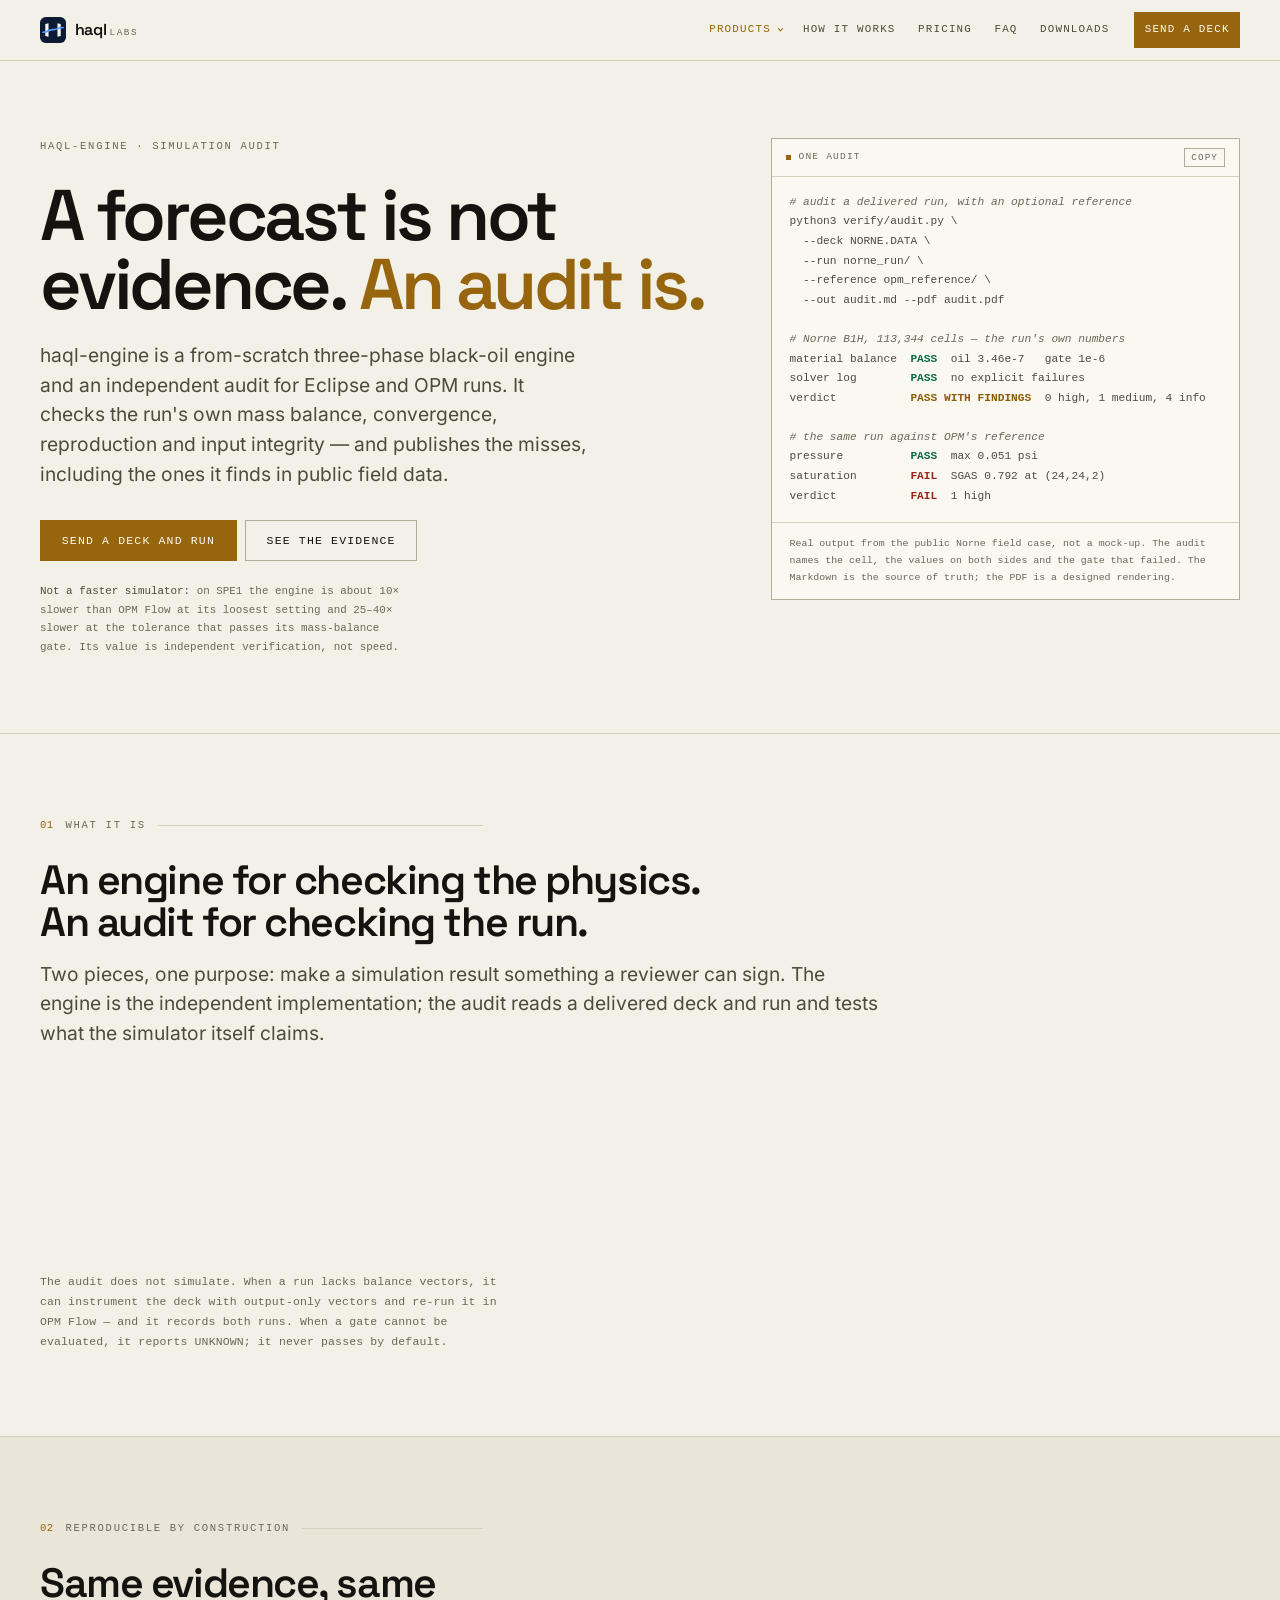
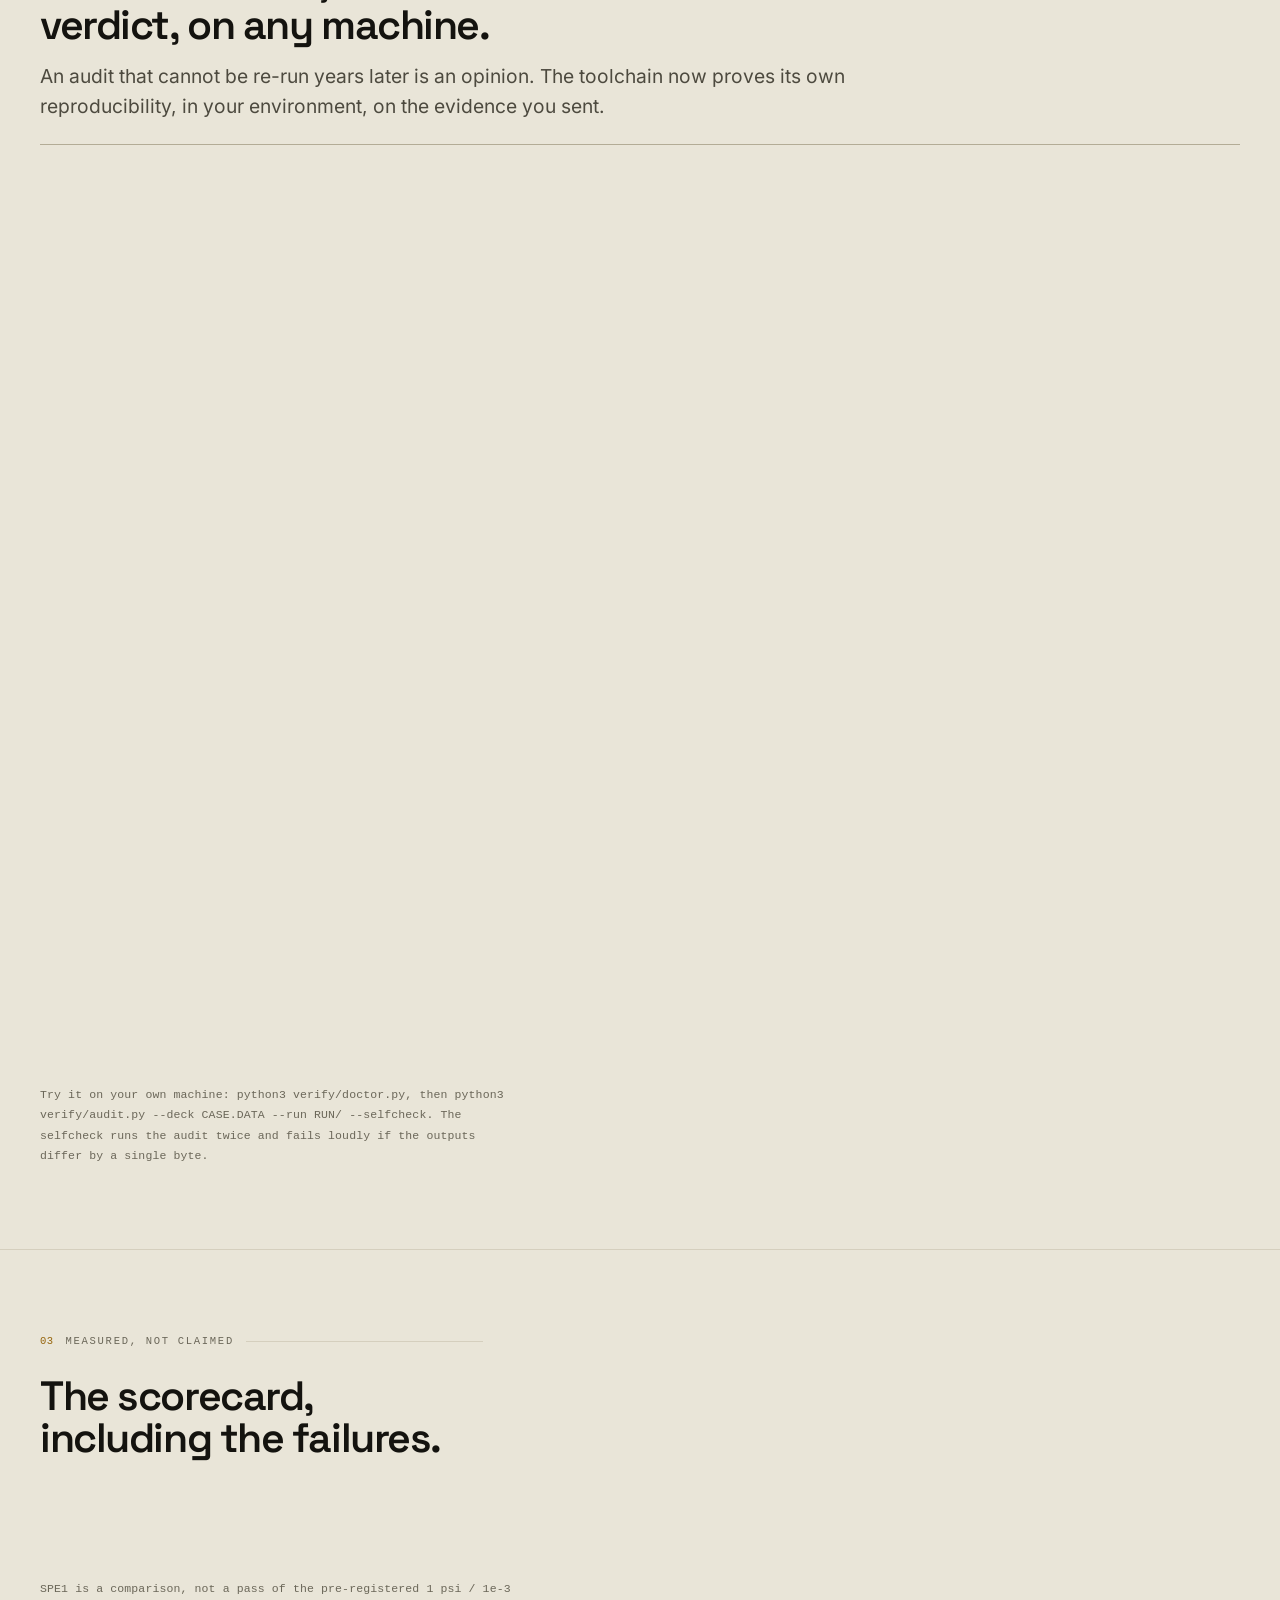
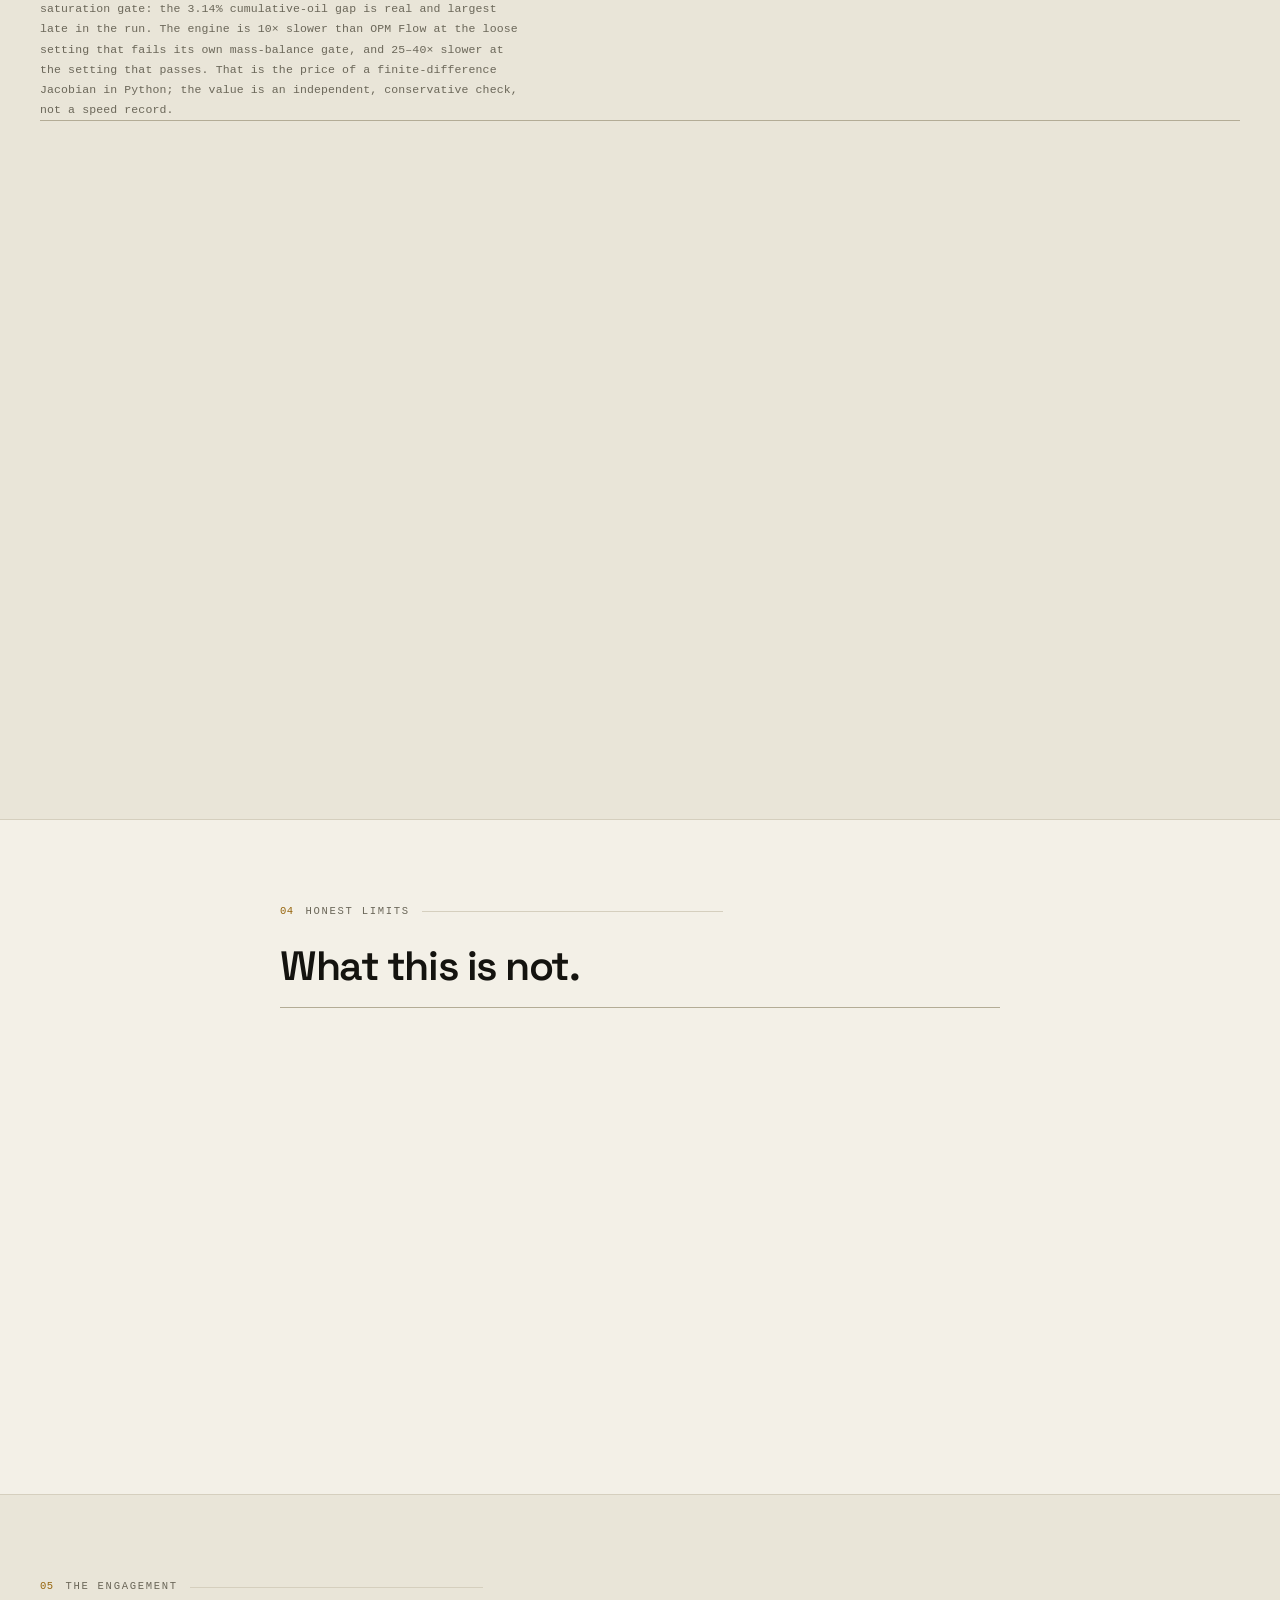
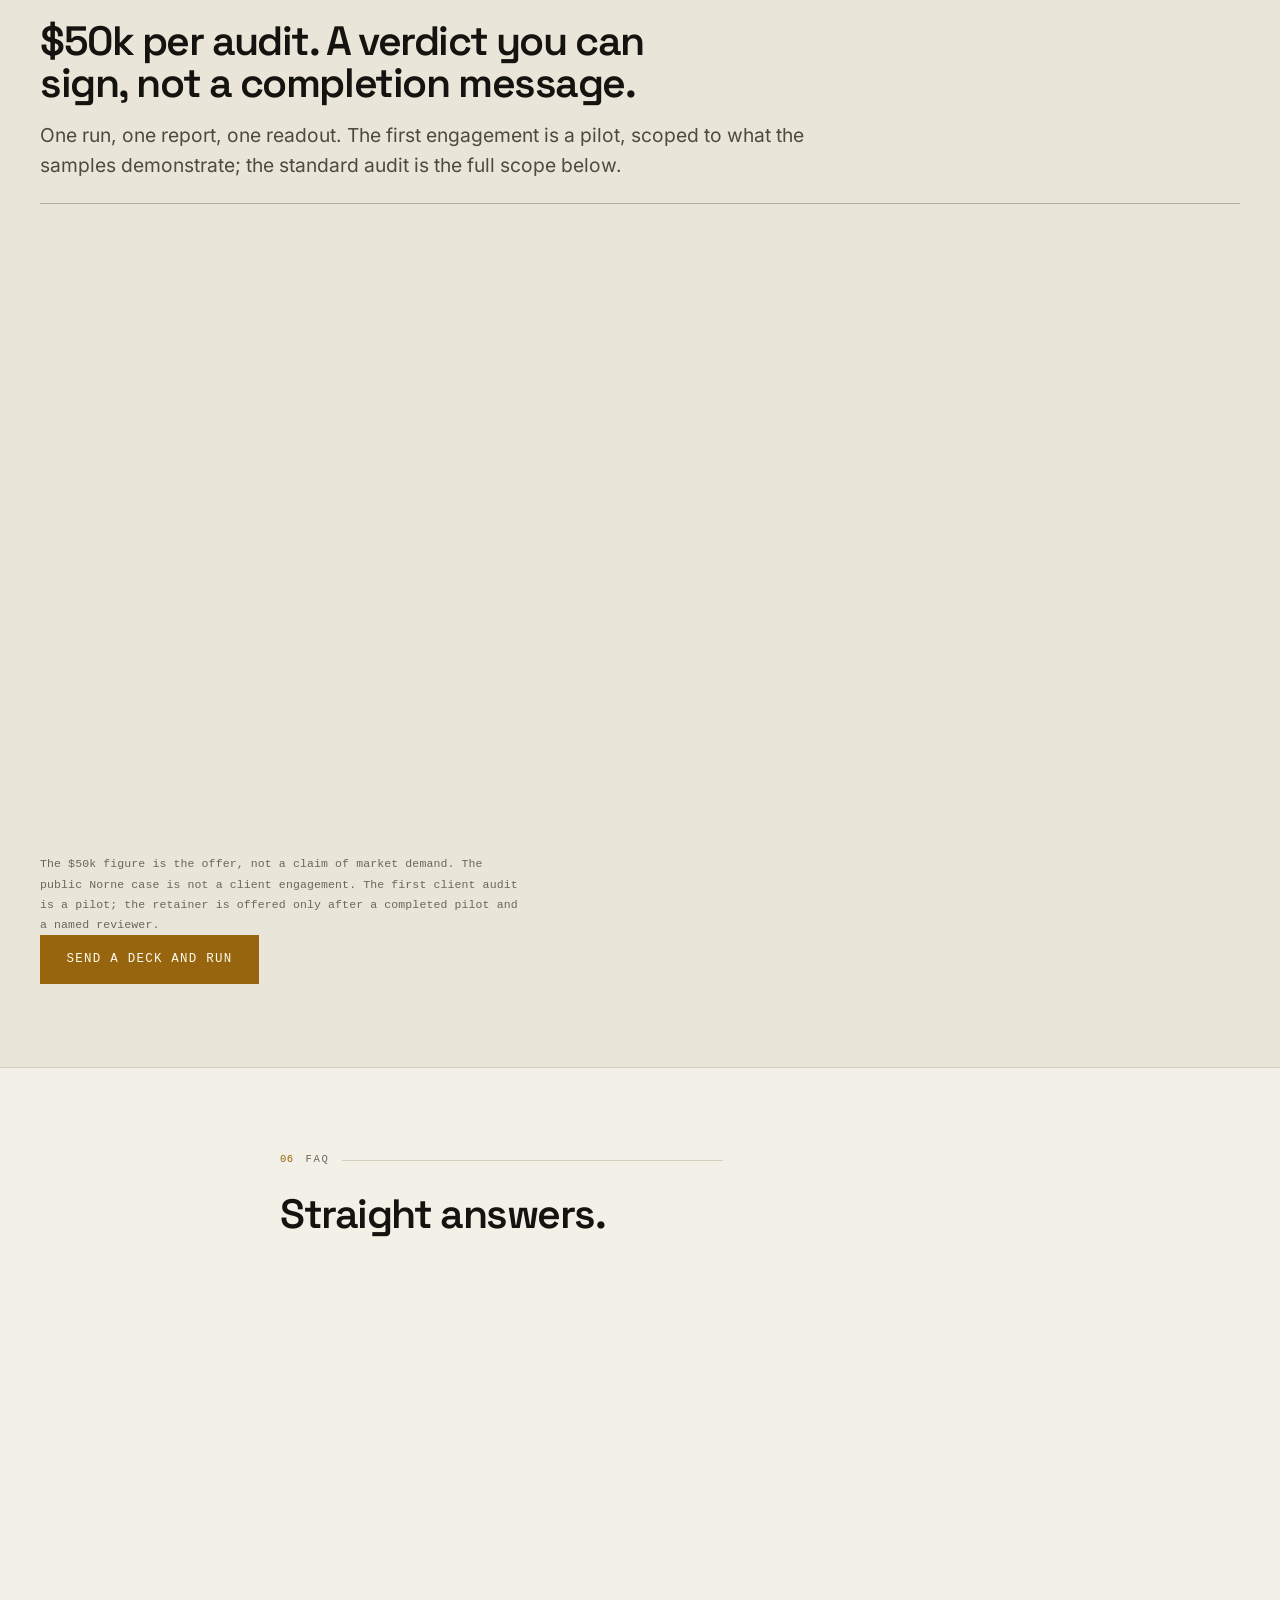
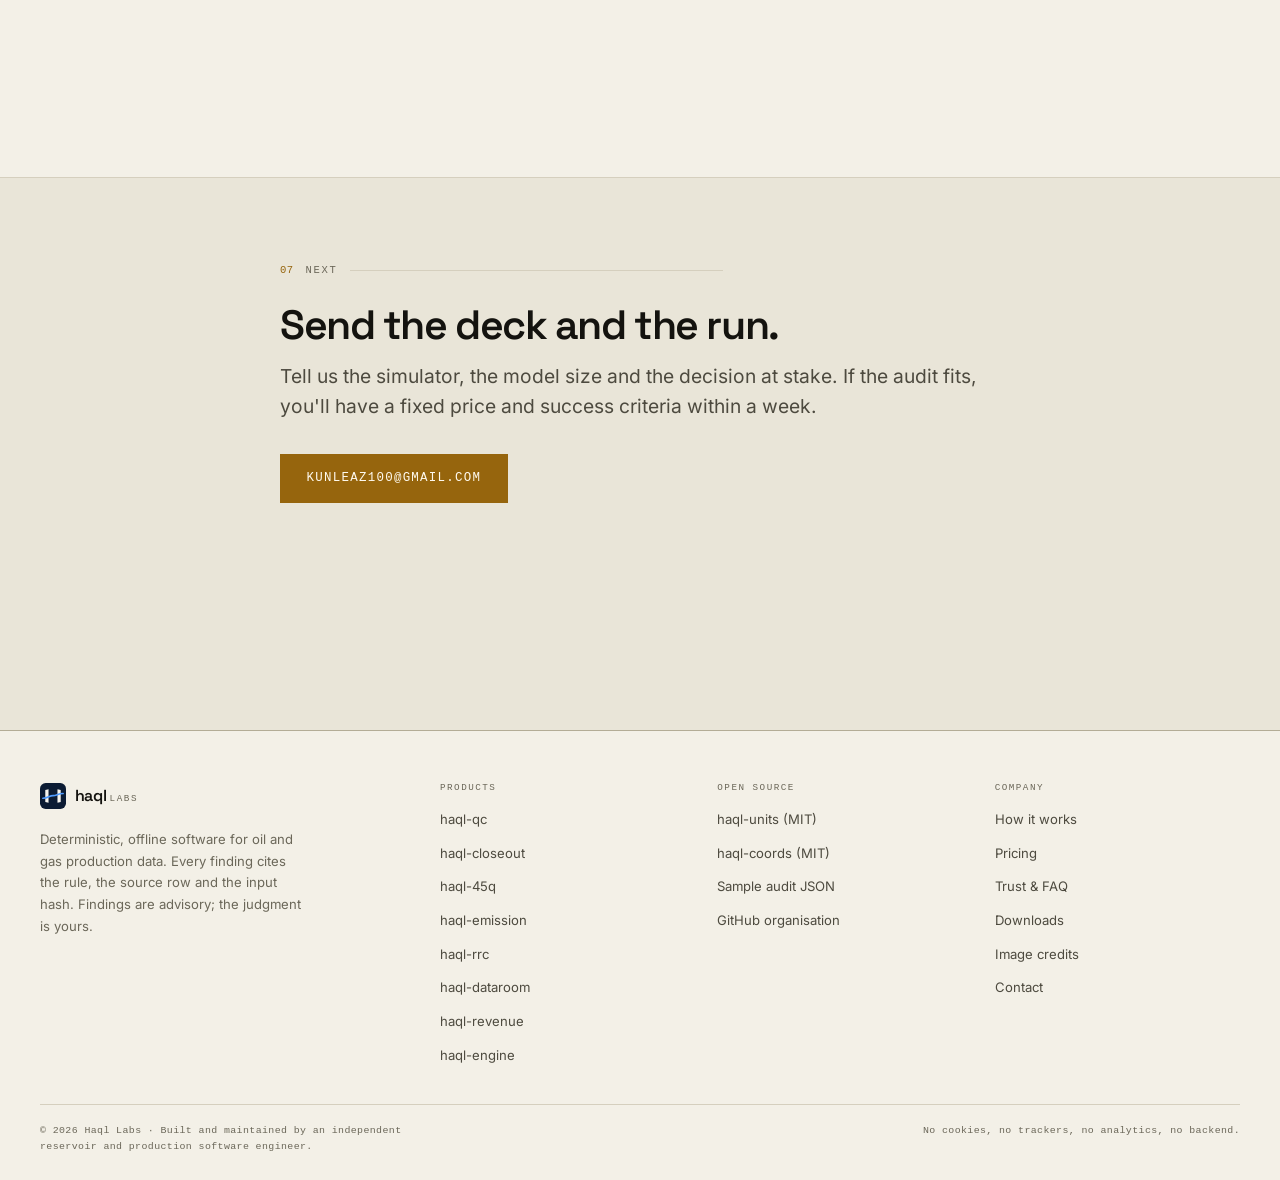
<file: haql-rs.html>
<!DOCTYPE html>
<html lang="en">
<head>
<meta charset="UTF-8">
<meta name="viewport" content="width=device-width, initial-scale=1">
<title>haql-rs has moved — haql-engine | Haql Labs</title>
<link rel="canonical" href="https://haql-lab.github.io/haql-engine.html">
<meta name="robots" content="noindex,follow">
<meta http-equiv="refresh" content="0; url=haql-engine.html">
<style>
  html { font-family: system-ui, -apple-system, "Segoe UI", sans-serif; background: #faf9f5; color: #0c100f; }
  body { display: grid; min-height: 100vh; place-items: center; margin: 0; padding: 2rem; }
  main { max-width: 34rem; }
  h1 { font-size: 1.5rem; margin: 0 0 0.75rem; }
  p { line-height: 1.6; margin: 0 0 1rem; }
  a { color: #0b6b4f; }
</style>
</head>
<body>
<main>
  <h1>haql-rs has been retired.</h1>
  <p>The old PINN screening product is gone. The new three-phase black-oil engine and independent simulation audit are at <a href="haql-engine.html">haql-engine</a>.</p>
  <p>If you are not redirected automatically, follow the link above.</p>
</main>
</body>
</html>
</file>
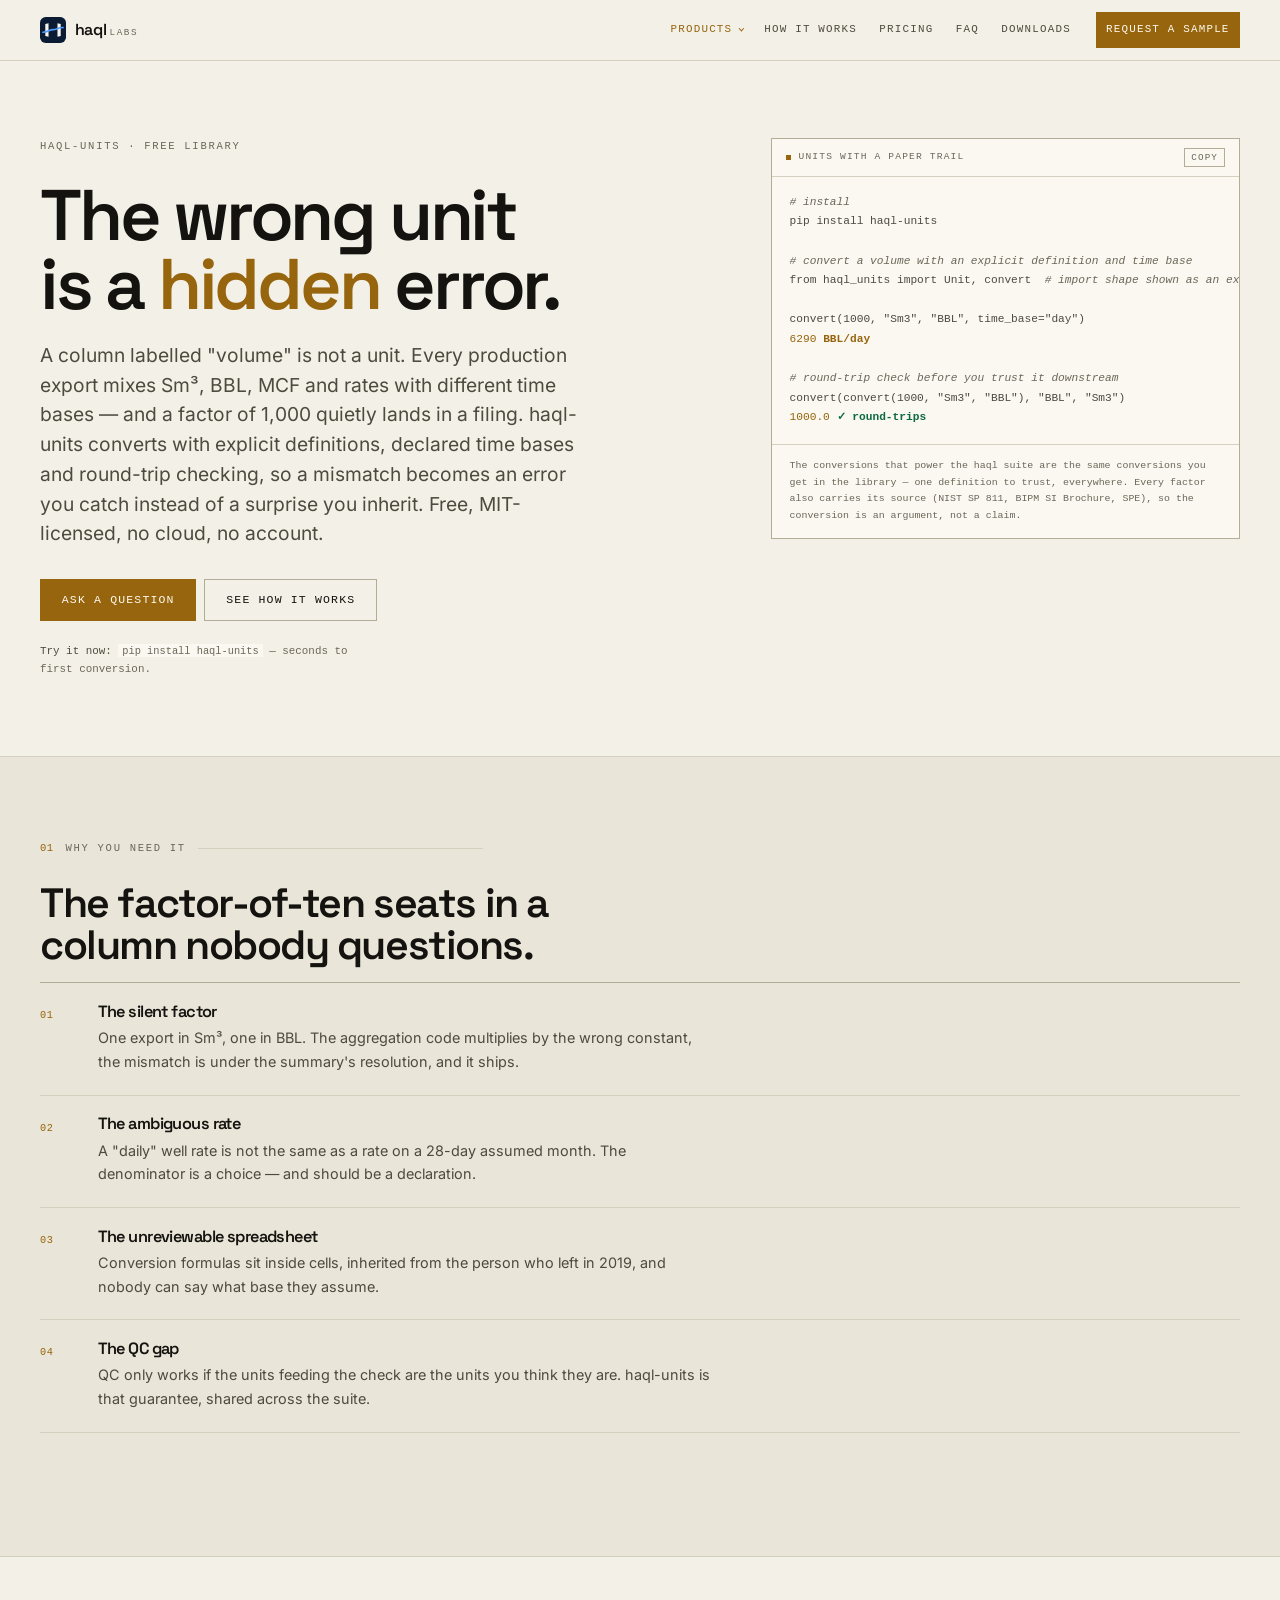
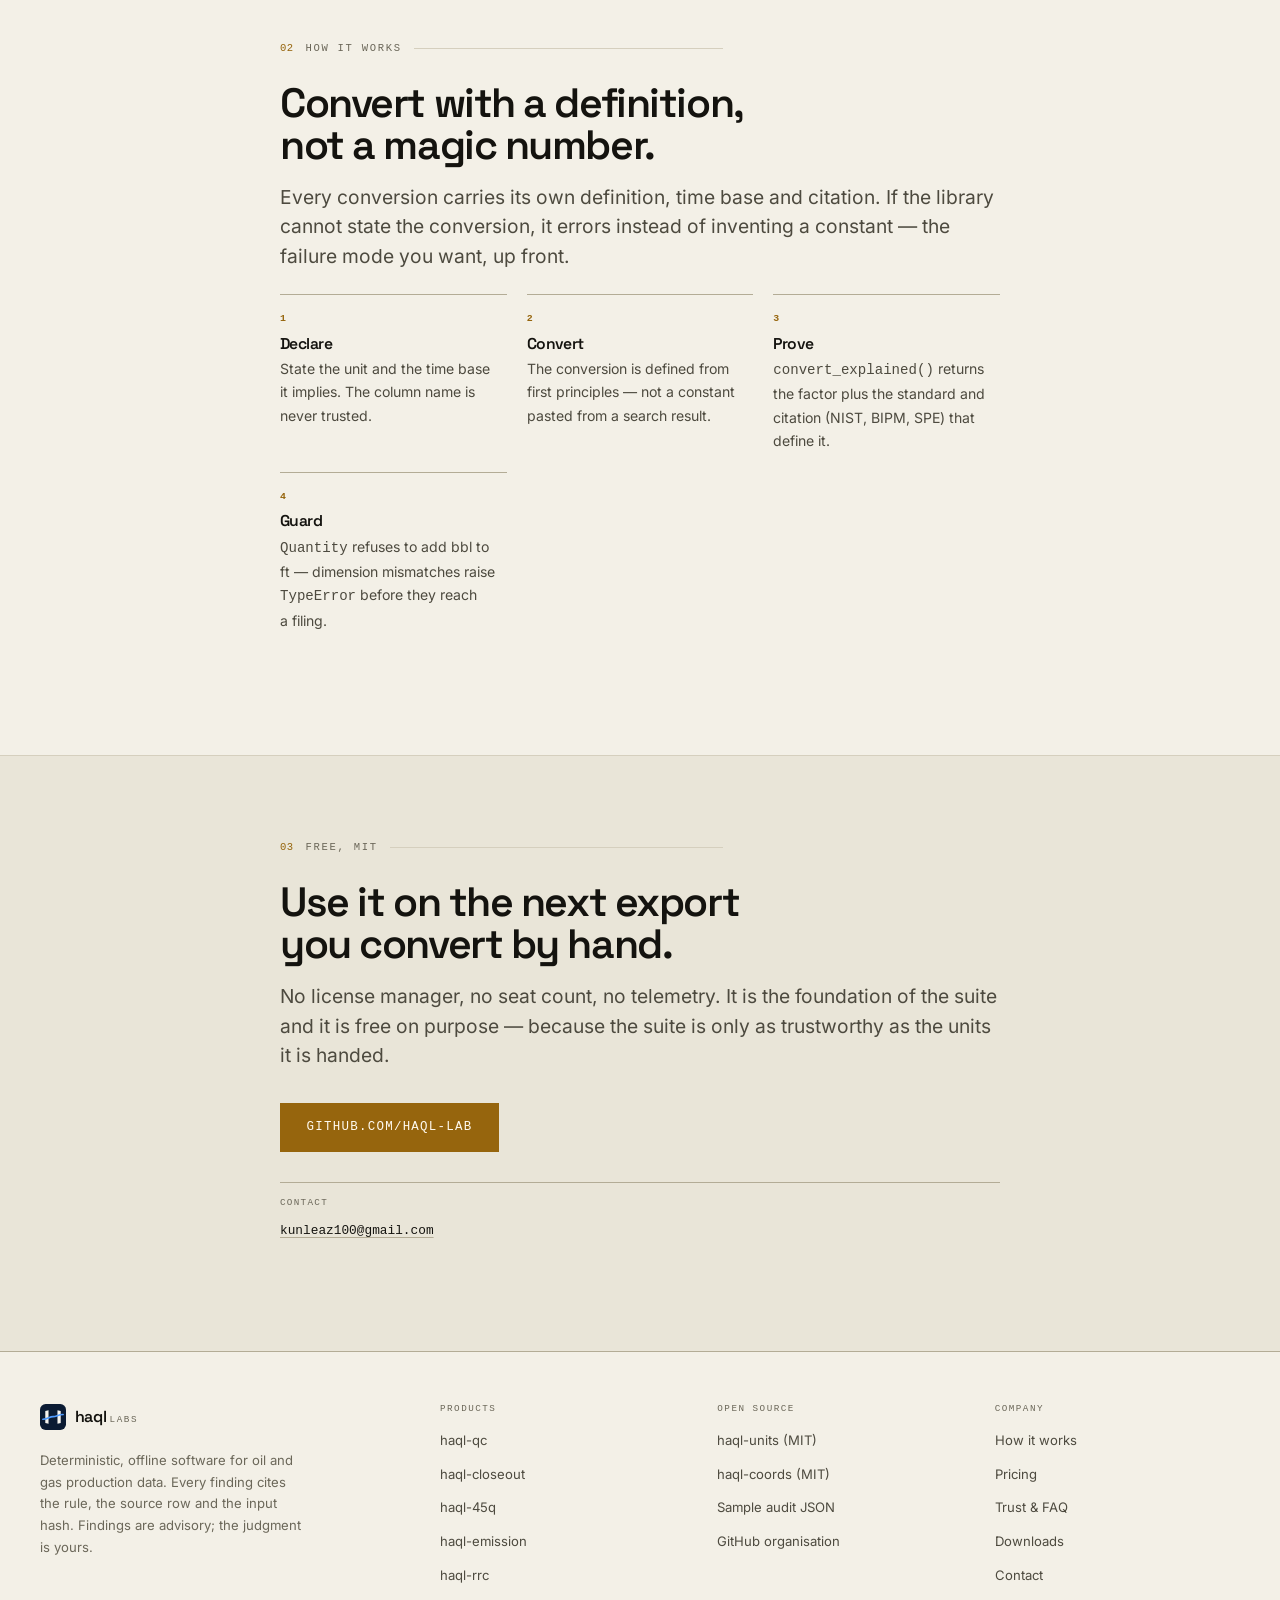
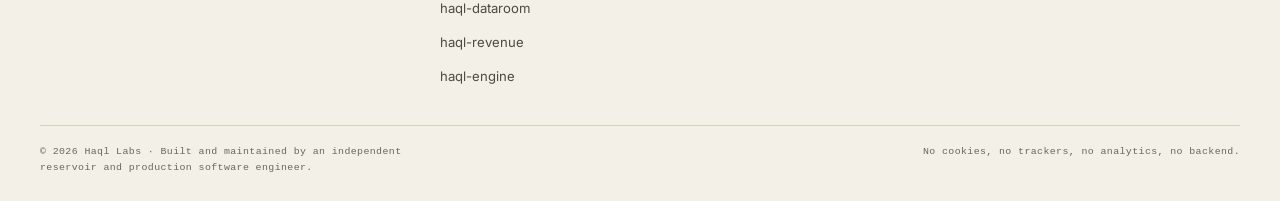
<file: haql-units.html>
<!DOCTYPE html>
<html lang="en">
<head>
<meta charset="UTF-8">
<meta name="viewport" content="width=device-width, initial-scale=1">
<title>haql-units — Units you can cite, not guess | Haql Labs</title>
<meta name="description" content="haql-units converts production units with explicit time bases, exact definitions and round-trip checking, so a unit mismatch is caught rather than inherited.">
<link rel="canonical" href="https://haql-lab.github.io/haql-units.html">
<meta property="og:type" content="website">
<meta property="og:title" content="haql-units — Convert Between Units, Not Between Interpretations">
<meta property="og:description" content="Unit conversion with declared time bases and round-trip verification. Built for the workflows that haql-qc, haql-closeout and haql-45q are built for.">
<meta property="og:url" content="https://haql-lab.github.io/haql-units.html">
<meta name="theme-color" content="#0c100f" media="(prefers-color-scheme: dark)">
<meta name="theme-color" content="#faf9f5" media="(prefers-color-scheme: light)">
<link rel="icon" href="favicon.ico" sizes="32x32">
<link rel="icon" href="favicon.svg" type="image/svg+xml">
<link rel="apple-touch-icon" href="assets/img/apple-touch-icon.png">
<link rel="manifest" href="site.webmanifest">
<link rel="preload" href="assets/fonts/inter-latin-var.woff2" as="font" type="font/woff2" crossorigin>
<link rel="preload" href="assets/fonts/space-grotesk-latin-var.woff2" as="font" type="font/woff2" crossorigin>
<meta property="og:site_name" content="Haql Labs">
<meta property="og:image" content="https://haql-lab.github.io/assets/img/og-cover.png">
<meta property="og:image:width" content="1200">
<meta property="og:image:height" content="630">
<meta property="og:image:alt" content="Haql Labs — deterministic, offline software for oil and gas data">
<meta name="twitter:card" content="summary_large_image">
<meta name="twitter:title" content="haql-units — Convert Between Units, Not Between Interpretations">
<meta name="twitter:description" content="Unit conversion with declared time bases and round-trip verification. Built for the workflows that haql-qc, haql-closeout and haql-45q are built for.">
<meta name="twitter:image" content="https://haql-lab.github.io/assets/img/og-cover.png">
<script type="application/ld+json">
{
  "@context": "https://schema.org",
  "@type": "Organization",
  "name": "Haql Labs",
  "url": "https://haql-lab.github.io/",
  "logo": "https://haql-lab.github.io/assets/img/icon-512.png",
  "email": "kunleaz100@gmail.com",
  "description": "Haql Labs builds deterministic, offline software for oil and gas production data.",
  "sameAs": ["https://github.com/haql-lab"]
}
</script>
<link rel="stylesheet" href="assets/css/style.css">
</head>
<body>
<a class="skip" href="#main">Skip to content</a>

<header class="hdr">
  <div class="wrap hdr__in">
    <a class="brand" href="index.html" aria-label="Haql Labs — home">
      <span class="brand__mark" aria-hidden="true"><svg viewBox="0 0 32 32" width="26" height="26" focusable="false"><rect width="32" height="32" rx="7" fill="#0B1B33"/><path fill="#F6F4EE" d="M6.5 8.6 L10.5 7.75 L10.5 24.25 L6.5 23.4 Z"/><path fill="#F6F4EE" d="M21.5 7.75 L25.5 8.6 L25.5 23.4 L21.5 24.25 Z"/><path d="M3.6 18.75 C 9.9 18.75, 11.4 15.6, 16 15.6 C 20.6 15.6, 22.1 12.9, 28.4 12.9" fill="none" stroke="#4F9BFF" stroke-width="2.1" stroke-linecap="round"/></svg></span>
      <span class="brand__word">haql<span class="brand__lab">Labs</span></span>
    </a>
    <button class="burger" type="button" aria-expanded="false" aria-controls="nav" aria-label="Open menu">
      <span></span><span></span><span></span>
    </button>
    <nav class="nav" id="nav" aria-label="Main">
      <details class="menu">
        <summary>Products</summary>
        <div class="menu__panel">
          <a class="menu__item" href="haql-qc.html"><b>haql-qc</b><span>Production data quality</span></a>
          <a class="menu__item" href="haql-closeout.html"><b>haql-closeout</b><span>Month-end closeout</span></a>
          <a class="menu__item" href="haql-45q.html"><b>haql-45q</b><span>45Q credit claims</span></a>
          <a class="menu__item" href="haql-emission.html"><b>haql-emission</b><span>GHG &amp; EU ETS MRV</span></a>
          <a class="menu__item" href="haql-rrc.html"><b>haql-rrc</b><span>Texas RRC Form PR</span></a>
          <a class="menu__item" href="haql-dataroom.html"><b>haql-dataroom</b><span>A&amp;D dataroom QC</span></a>
          <a class="menu__item" href="haql-revenue.html"><b>haql-revenue</b><span>Purchaser statements</span></a>
          <a class="menu__item" href="haql-engine.html"><b>haql-engine</b><span>Simulation audit</span></a>
          <a class="menu__item" href="haql-units.html"><b>haql-units</b><span>Unit conversions · MIT</span></a>
          <a class="menu__item" href="haql-coords.html"><b>haql-coords</b><span>Wellbore math · MIT</span></a>
          <a class="menu__all" href="index.html#tools">All ten tools →</a>
        </div>
      </details>
      <a href="index.html#how">How it works</a>
      <a href="index.html#pricing">Pricing</a>
      <a href="index.html#faq">FAQ</a>
      <a href="downloads.html">Downloads</a>
      <a class="nav__cta" href="mailto:kunleaz100@gmail.com?subject=Free%20sample%20check%20request">Request a sample</a>
    </nav>
  </div>
</header>

<main id="main">

<!-- ============ HERO ============ -->
<section class="hero" id="top">
  <div class="wrap hero__in">
    <div class="hero__copy">
      <p class="eyebrow">haql-units · Free library</p>
      <h1>The wrong unit is a <em>hidden</em> error.</h1>
      <p class="lede">A column labelled "volume" is not a unit. Every production export mixes Sm³, BBL, MCF and rates with different time bases — and a factor of 1,000 quietly lands in a filing. haql-units converts with explicit definitions, declared time bases and round-trip checking, so a mismatch becomes an error you catch instead of a surprise you inherit. Free, MIT-licensed, no cloud, no account.</p>
      <div class="cta">
        <a class="btn btn--p" href="mailto:kunleaz100@gmail.com?subject=Free%20sample%20check%20request">Ask a question</a>
        <a class="btn btn--s" href="#in">See how it works</a>
      </div>
      <p class="reassure"><b>Try it now:</b> <code class="mono">pip install haql-units</code> — seconds to first conversion.</p>
    </div>

    <div class="hero__panel">
      <div class="panel__bar"><span class="dot"></span>units with a paper trail</div>
      <pre class="panel__body" tabindex="0" aria-label="Example report output"><span class="c"># install</span>
pip install haql-units

<span class="c"># convert a volume with an explicit definition and time base</span>
from haql_units import Unit, convert  <span class="c"># import shape shown as an example</span>

convert(1000, "Sm3", "BBL", time_base="day")
<span class="k">6290</span> <span class="b">BBL/day</span>

<span class="c"># round-trip check before you trust it downstream</span>
convert(convert(1000, "Sm3", "BBL"), "BBL", "Sm3")
<span class="k">1000.0</span> <span class="g">✓ round-trips</span></pre>
      <p class="panel__cap">The conversions that power the haql suite are the same conversions you get in the library — one definition to trust, everywhere. Every factor also carries its source (NIST SP 811, BIPM SI Brochure, SPE), so the conversion is an argument, not a claim.</p>
    </div>
  </div>
</section>

<!-- ============ WHY ============ -->
<section class="sec sec--alt" id="why">
  <div class="wrap">
    <p class="eyebrow">Why you need it</p>
    <h2>The factor-of-ten seats in a column nobody questions.</h2>
    <div class="pains">
      <article class="pain">
        <h3>The silent factor</h3>
        <p>One export in Sm³, one in BBL. The aggregation code multiplies by the wrong constant, the mismatch is under the summary's resolution, and it ships.</p>
      </article>
      <article class="pain">
        <h3>The ambiguous rate</h3>
        <p>A "daily" well rate is not the same as a rate on a 28-day assumed month. The denominator is a choice — and should be a declaration.</p>
      </article>
      <article class="pain">
        <h3>The unreviewable spreadsheet</h3>
        <p>Conversion formulas sit inside cells, inherited from the person who left in 2019, and nobody can say what base they assume.</p>
      </article>
      <article class="pain">
        <h3>The QC gap</h3>
        <p>QC only works if the units feeding the check are the units you think they are. haql-units is that guarantee, shared across the suite.</p>
      </article>
    </div>
  </div>
</section>

<!-- ============ HOW ============ -->
<section class="sec" id="in">
  <div class="wrap wrap--narrow">
    <p class="eyebrow">How it works</p>
    <h2>Convert with a definition, not a magic number.</h2>
    <p class="lede lede--c">Every conversion carries its own definition, time base and citation. If the library cannot state the conversion, it errors instead of inventing a constant — the failure mode you want, up front.</p>
    <div class="flow">
      <div class="step"><b>1</b><h4>Declare</h4><p>State the unit and the time base it implies. The column name is never trusted.</p></div>
      <div class="step"><b>2</b><h4>Convert</h4><p>The conversion is defined from first principles — not a constant pasted from a search result.</p></div>
      <div class="step"><b>3</b><h4>Prove</h4><p><code>convert_explained()</code> returns the factor plus the standard and citation (NIST, BIPM, SPE) that define it.</p></div>
      <div class="step"><b>4</b><h4>Guard</h4><p><code>Quantity</code> refuses to add bbl to ft — dimension mismatches raise <code>TypeError</code> before they reach a filing.</p></div>
    </div>
  </div>
</section>

<!-- ============ CTA ============ -->
<section class="sec sec--alt" id="contact">
  <div class="wrap wrap--narrow">
    <p class="eyebrow">Free, MIT</p>
    <h2>Use it on the next export you convert by hand.</h2>
    <p class="lede">No license manager, no seat count, no telemetry. It is the foundation of the suite and it is free on purpose — because the suite is only as trustworthy as the units it is handed.</p>
    <a class="btn btn--p btn--lg" href="https://github.com/haql-lab" rel="noopener">github.com/haql-lab</a>
    <div class="links">
      <div><b>Contact</b><a href="mailto:kunleaz100@gmail.com?subject=haql-units">kunleaz100@gmail.com</a></div>
    </div>
  </div>
</section>

</main>

<footer class="ftr">
  <div class="wrap">
    <div class="ftr__top">
      <div class="ftr__brand">
        <a class="brand" href="index.html" aria-label="Haql Labs — home">
          <span class="brand__mark" aria-hidden="true"><svg viewBox="0 0 32 32" width="26" height="26" focusable="false"><rect width="32" height="32" rx="7" fill="#0B1B33"/><path fill="#F6F4EE" d="M6.5 8.6 L10.5 7.75 L10.5 24.25 L6.5 23.4 Z"/><path fill="#F6F4EE" d="M21.5 7.75 L25.5 8.6 L25.5 23.4 L21.5 24.25 Z"/><path d="M3.6 18.75 C 9.9 18.75, 11.4 15.6, 16 15.6 C 20.6 15.6, 22.1 12.9, 28.4 12.9" fill="none" stroke="#4F9BFF" stroke-width="2.1" stroke-linecap="round"/></svg></span>
          <span class="brand__word">haql<span class="brand__lab">Labs</span></span>
        </a>
        <p>Deterministic, offline software for oil and gas production data. Every finding cites the rule, the source row and the input hash. Findings are advisory; the judgment is yours.</p>
      </div>
      <div class="ftr__col">
        <h2>Products</h2>
        <ul>
          <li><a href="haql-qc.html">haql-qc</a></li>
          <li><a href="haql-closeout.html">haql-closeout</a></li>
          <li><a href="haql-45q.html">haql-45q</a></li>
          <li><a href="haql-emission.html">haql-emission</a></li>
          <li><a href="haql-rrc.html">haql-rrc</a></li>
          <li><a href="haql-dataroom.html">haql-dataroom</a></li>
          <li><a href="haql-revenue.html">haql-revenue</a></li>
          <li><a href="haql-engine.html">haql-engine</a></li>
        </ul>
      </div>
      <div class="ftr__col">
        <h2>Open source</h2>
        <ul>
          <li><a href="haql-units.html">haql-units (MIT)</a></li>
          <li><a href="haql-coords.html">haql-coords (MIT)</a></li>
          <li><a href="sample-audit.json" download>Sample audit JSON</a></li>
          <li><a href="https://github.com/haql-lab" rel="noopener">GitHub organisation</a></li>
        </ul>
      </div>
      <div class="ftr__col">
        <h2>Company</h2>
        <ul>
          <li><a href="index.html#how">How it works</a></li>
          <li><a href="index.html#pricing">Pricing</a></li>
          <li><a href="index.html#faq">Trust &amp; FAQ</a></li>
          <li><a href="downloads.html">Downloads</a></li>
          <li><a href="mailto:kunleaz100@gmail.com">Contact</a></li>
        </ul>
      </div>
    </div>
    <div class="ftr__bottom">
      <p>© <span id="yr">2026</span> Haql Labs · Built and maintained by an independent reservoir and production software engineer.</p>
      <p>No cookies, no trackers, no analytics, no backend.</p>
    </div>
  </div>
</footer>

<script src="assets/js/main.js"></script>
</body>
</html>
</file>
<file: assets/css/style.css>
/* ==========================================================================
   Haql Labs — design system, instrument edition
   Plain CSS. No build step, no CDN, no trackers.
   Dark-first instrument panel: black canvas, amber signal, numbered sections,
   ruled data rows. Light mode is an inversion of the same system.
   ========================================================================== */

/* ---------- fonts (self-hosted, latin subset) ---------- */
@font-face {
  font-family: "Inter";
  font-style: normal;
  font-weight: 400 600;
  font-display: swap;
  src: url("../fonts/inter-latin-var.woff2") format("woff2");
  unicode-range: U+0000-00FF, U+0131, U+0152-0153, U+02BB-02BC, U+02C6, U+02DA,
    U+02DC, U+0304, U+0308, U+0329, U+2000-206F, U+20AC, U+2122, U+2191, U+2193,
    U+2212, U+2215, U+FEFF, U+FFFD;
}
@font-face {
  font-family: "Space Grotesk";
  font-style: normal;
  font-weight: 500 600;
  font-display: swap;
  src: url("../fonts/space-grotesk-latin-var.woff2") format("woff2");
  unicode-range: U+0000-00FF, U+0131, U+0152-0153, U+02BB-02BC, U+02C6, U+02DA,
    U+02DC, U+0304, U+0308, U+0329, U+2000-206F, U+20AC, U+2122, U+2191, U+2193,
    U+2212, U+2215, U+FEFF, U+FFFD;
}

/* ---------- tokens ---------- */
:root {
  color-scheme: dark light;

  --bg: #0a0b0a;
  --bg-2: #0f110f;
  --surface: #111311;
  --surface-2: #171a17;

  --line: #242723;
  --line-2: #383d35;

  --ink: #efebe0;
  --ink-2: #a9a89e;
  --ink-3: #76766c;
  --ink-inverse: #0a0b0a;

  /* one signal: instrument amber */
  --accent: #e8b64a;
  --accent-strong: #f7cf7c;
  --accent-soft: #241d0c;
  --accent-line: #4a3d18;
  --on-accent: #0a0b0a;

  --high: #ff8f7d;
  --high-soft: #2a1410;
  --med: #e8b64a;
  --med-soft: #241d0c;
  --ok: #7ede9f;
  --ok-soft: #0e2417;

  --display: "Space Grotesk", ui-sans-serif, system-ui, -apple-system, "Segoe UI", sans-serif;
  --body: "Inter", ui-sans-serif, system-ui, -apple-system, "Segoe UI", sans-serif;
  --mono: ui-monospace, SFMono-Regular, "SF Mono", Menlo, Consolas, "Liberation Mono", monospace;

  --fs-xs: 0.75rem;
  --fs-sm: 0.875rem;
  --fs-base: 1.0625rem;
  --fs-md: 1.1875rem;
  --fs-lg: clamp(1.15rem, 1.5vw, 1.35rem);
  --fs-xl: clamp(1.45rem, 2.3vw, 1.9rem);
  --fs-2xl: clamp(1.8rem, 3.2vw, 2.7rem);
  --fs-3xl: clamp(2.4rem, 5.6vw, 4.6rem);

  --sp-1: 0.25rem;
  --sp-2: 0.5rem;
  --sp-3: 0.75rem;
  --sp-4: 1rem;
  --sp-5: 1.5rem;
  --sp-6: 2rem;
  --sp-7: 3rem;
  --sp-8: 4rem;
  --section: clamp(3.5rem, 6.5vw, 5.5rem);

  --r-sm: 0;
  --r-md: 0;
  --r-lg: 0;
  --r-pill: 0;

  --wrap: 1200px;
  --wrap-narrow: 720px;
  --hdr-h: 60px;

  --ease: cubic-bezier(0.2, 0.7, 0.2, 1);
}

@media (prefers-color-scheme: light) {
  :root {
    --bg: #f3f0e7;
    --bg-2: #e9e5d8;
    --surface: #faf8f1;
    --surface-2: #efece0;

    --line: #d5cfbe;
    --line-2: #b3ac96;

    --ink: #14130f;
    --ink-2: #4d4a3f;
    --ink-3: #6b6759;
    --ink-inverse: #f3f0e7;

    --accent: #96650d;
    --accent-strong: #6d4a08;
    --accent-soft: #f0e3c4;
    --accent-line: #cdb179;
    --on-accent: #fffaef;

    --high: #9d2318;
    --high-soft: #f7e7e2;
    --med: #8a5c07;
    --med-soft: #f6ecd6;
    --ok: #0b6a41;
    --ok-soft: #e2f0e6;
  }
}

/* ---------- reset / base ---------- */
*,
*::before,
*::after {
  box-sizing: border-box;
}
* {
  margin: 0;
}
html {
  -webkit-text-size-adjust: 100%;
  scroll-behavior: smooth;
}
@media (prefers-reduced-motion: reduce) {
  html {
    scroll-behavior: auto;
  }
}
body {
  font-family: var(--body);
  font-size: var(--fs-base);
  line-height: 1.65;
  background: var(--bg);
  color: var(--ink);
  -webkit-font-smoothing: antialiased;
  -moz-osx-font-smoothing: grayscale;
  overflow-x: hidden;
}
img,
svg,
video {
  display: block;
  max-width: 100%;
  height: auto;
}
a {
  color: var(--ink);
  text-decoration: underline;
  text-decoration-thickness: 1px;
  text-decoration-color: var(--line-2);
  text-underline-offset: 3px;
}
a:hover {
  color: var(--accent);
  text-decoration-color: var(--accent);
}
strong,
b {
  font-weight: 600;
  color: var(--ink);
}
h1,
h2,
h3,
h4 {
  font-family: var(--display);
  font-weight: 600;
  line-height: 1.02;
  letter-spacing: -0.035em;
  text-wrap: balance;
  color: var(--ink);
}
p {
  text-wrap: pretty;
}
code,
kbd,
samp,
pre {
  font-family: var(--mono);
}
::selection {
  background: var(--accent);
  color: var(--on-accent);
}
:focus-visible {
  outline: 2px solid var(--accent);
  outline-offset: 2px;
}
section[id] {
  scroll-margin-top: calc(var(--hdr-h) + 12px);
}

@media (prefers-reduced-motion: reduce) {
  *,
  *::before,
  *::after {
    animation-duration: 0.01ms !important;
    animation-iteration-count: 1 !important;
    transition-duration: 0.01ms !important;
  }
}

/* ---------- layout utilities ---------- */
.wrap {
  width: min(var(--wrap), 100% - 2 * clamp(1.25rem, 4vw, 2.5rem));
  margin-inline: auto;
}
.wrap--narrow {
  width: min(var(--wrap-narrow), 100% - 2 * clamp(1.25rem, 4vw, 2.5rem));
}
.mono {
  font-family: var(--mono);
  font-size: 0.9em;
}
.muted {
  color: var(--ink-2);
}
.mt-3 {
  margin-top: 0.75rem;
}
.mt-4 {
  margin-top: 1.35rem;
}
.mt-5 {
  margin-top: 2.5rem;
}
.mb-4 {
  margin-bottom: 1.35rem;
}
.fine {
  font-family: var(--mono);
  font-size: 0.72rem;
  line-height: 1.75;
  letter-spacing: 0.01em;
  color: var(--ink-3);
}
.sr-only {
  position: absolute;
  width: 1px;
  height: 1px;
  padding: 0;
  margin: -1px;
  overflow: hidden;
  clip: rect(0 0 0 0);
  white-space: nowrap;
  border: 0;
}
.skip {
  position: absolute;
  left: 1rem;
  top: -100px;
  z-index: 999;
  background: var(--accent);
  color: var(--on-accent);
  padding: 0.7rem 1.1rem;
  font-family: var(--mono);
  font-size: 0.75rem;
  text-transform: uppercase;
  letter-spacing: 0.1em;
}
.skip:focus {
  top: 0;
  color: var(--on-accent);
}

/* ---------- header ---------- */
.hdr {
  position: sticky;
  top: 0;
  z-index: 100;
  background: var(--bg);
  border-bottom: 1px solid var(--line);
}
.hdr__in {
  display: flex;
  align-items: center;
  gap: 1.5rem;
  min-height: var(--hdr-h);
}
.brand,
.logo {
  display: inline-flex;
  align-items: center;
  gap: 0.55rem;
  color: var(--ink);
  font-family: var(--display);
  font-size: 1rem;
  font-weight: 600;
  letter-spacing: -0.02em;
  text-decoration: none;
  flex: none;
}
.brand:hover,
.logo:hover {
  color: var(--ink);
  text-decoration: none;
}
.brand__mark,
.logo__mar {
  width: 26px;
  height: 26px;
  display: grid;
  place-items: center;
  flex: none;
}
.brand__word {
  display: inline-flex;
  align-items: baseline;
  gap: 0.18rem;
}
.brand__lab {
  font-family: var(--mono);
  font-size: 0.58rem;
  font-weight: 500;
  letter-spacing: 0.18em;
  text-transform: uppercase;
  color: var(--ink-3);
}
.logo__dot {
  color: var(--accent);
}

.nav {
  margin-left: auto;
  display: flex;
  align-items: center;
  gap: 0.1rem;
}
.nav a,
.nav summary {
  position: relative;
  display: inline-flex;
  align-items: center;
  gap: 0.35rem;
  font-family: var(--mono);
  font-size: 0.68rem;
  font-weight: 500;
  letter-spacing: 0.11em;
  text-transform: uppercase;
  color: var(--ink-2);
  white-space: nowrap;
  padding: 0.55rem 0.65rem;
  text-decoration: none;
  cursor: pointer;
  transition: color 0.15s var(--ease);
}
.nav a:hover,
.nav summary:hover {
  color: var(--ink);
  text-decoration: none;
}
.nav a[aria-current="page"] {
  color: var(--accent);
}
.nav a[aria-current="page"]::after {
  content: "";
  position: absolute;
  left: 0.65rem;
  right: 0.65rem;
  bottom: 0.15rem;
  height: 1px;
  background: var(--accent);
}
.nav__cta {
  margin-left: 0.8rem;
  background: var(--accent);
  color: var(--on-accent) !important;
  padding: 0.5rem 0.9rem;
}
.nav__cta:hover {
  background: var(--accent-strong);
  color: var(--on-accent) !important;
}

/* product menu — <details>, works without JS */
.menu {
  position: relative;
}
.menu > summary {
  list-style: none;
}
.menu > summary::-webkit-details-marker {
  display: none;
}
.menu > summary::after {
  content: "";
  width: 4px;
  height: 4px;
  border-right: 1px solid currentColor;
  border-bottom: 1px solid currentColor;
  transform: rotate(45deg) translateY(-2px);
  transition: transform 0.18s var(--ease);
}
.menu[open] > summary::after {
  transform: rotate(225deg) translateY(-2px);
}
.menu__panel {
  position: fixed;
  top: calc(var(--hdr-h) + 0.3rem);
  left: 50%;
  transform: translateX(-50%);
  width: min(640px, calc(100vw - 2rem));
  background: var(--bg);
  border: 1px solid var(--line-2);
  display: grid;
  grid-template-columns: 1fr 1fr;
  gap: 0;
}
.menu__item {
  display: block;
  padding: 0.65rem 0.8rem;
  text-decoration: none;
  border-bottom: 1px solid var(--line);
}
.menu__item:hover,
.menu__item[aria-current="page"] {
  background: var(--surface-2);
}
.menu__item[aria-current="page"] b {
  color: var(--accent);
}
.menu > summary[data-active="true"] {
  color: var(--accent);
}
.menu__item b {
  display: block;
  font-family: var(--mono);
  font-size: 0.74rem;
  font-weight: 600;
  letter-spacing: 0.02em;
  color: var(--ink);
}
.menu__item span {
  display: block;
  font-family: var(--mono);
  font-size: 0.62rem;
  letter-spacing: 0.06em;
  text-transform: uppercase;
  color: var(--ink-3);
  line-height: 1.5;
  margin-top: 0.15rem;
}
.menu__all {
  grid-column: 1 / -1;
  margin-top: 0;
  padding: 0.65rem 0.8rem;
  border-top: 1px solid var(--line-2);
  font-family: var(--mono);
  font-size: 0.64rem;
  letter-spacing: 0.1em;
  text-transform: uppercase;
  text-decoration: none;
  color: var(--accent);
}

.burger {
  display: none;
  margin-left: auto;
  width: 38px;
  height: 38px;
  padding: 0;
  background: transparent;
  border: 1px solid var(--line-2);
  cursor: pointer;
  flex-direction: column;
  align-items: center;
  justify-content: center;
  gap: 4px;
}
.burger span {
  display: block;
  width: 15px;
  height: 1px;
  background: var(--ink);
  transition: transform 0.2s var(--ease), opacity 0.2s var(--ease);
}
.burger[aria-expanded="true"] span:nth-child(1) {
  transform: translateY(5px) rotate(45deg);
}
.burger[aria-expanded="true"] span:nth-child(2) {
  opacity: 0;
}
.burger[aria-expanded="true"] span:nth-child(3) {
  transform: translateY(-5px) rotate(-45deg);
}

@media (max-width: 1020px) {
  .burger {
    display: flex;
  }
  .nav {
    position: absolute;
    top: 100%;
    left: 0;
    right: 0;
    margin: 0;
    display: none;
    flex-direction: column;
    align-items: stretch;
    gap: 0;
    background: var(--bg);
    border-bottom: 1px solid var(--line-2);
    padding: 0.5rem clamp(1.25rem, 4vw, 2.5rem) 1rem;
    max-height: calc(100vh - var(--hdr-h));
    max-height: calc(100dvh - var(--hdr-h));
    overflow-y: auto;
  }
  .nav.is-open {
    display: flex;
  }
  .nav a,
  .nav summary {
    padding: 0.85rem 0;
    font-size: 0.72rem;
    border-bottom: 1px solid var(--line);
  }
  .nav a[aria-current="page"]::after {
    display: none;
  }
  .nav__cta {
    margin: 0.8rem 0 0;
    justify-content: center;
    padding: 0.85rem 1rem;
    border-bottom: 0;
  }
  .menu {
    width: 100%;
  }
  .menu > summary {
    width: 100%;
    justify-content: space-between;
  }
  .menu__panel {
    position: static;
    transform: none;
    width: auto;
    border: 0;
    border-left: 1px solid var(--line-2);
    margin: 0.3rem 0 0.6rem 0.2rem;
    grid-template-columns: 1fr;
  }
  .menu__item {
    padding: 0.5rem 0.6rem;
  }
}

/* ---------- section furniture ---------- */
main {
  counter-reset: sec;
}
.sec {
  counter-increment: sec;
  padding: var(--section) 0;
  border-top: 1px solid var(--line);
}
.sec--alt {
  background: var(--bg-2);
}
.eyebrow {
  display: flex;
  align-items: baseline;
  gap: 0.75rem;
  font-family: var(--mono);
  font-size: 0.66rem;
  font-weight: 500;
  letter-spacing: 0.16em;
  text-transform: uppercase;
  color: var(--ink-3);
  margin-bottom: 1.6rem;
  max-width: none;
}
.sec > .wrap > .eyebrow::before {
  content: counter(sec, decimal-leading-zero);
  color: var(--accent);
  letter-spacing: 0.04em;
  flex: none;
}
.sec > .wrap > .eyebrow::after {
  content: "";
  flex: 1;
  height: 1px;
  background: var(--line);
  align-self: center;
}
.lede {
  font-size: var(--fs-lg);
  line-height: 1.55;
  color: var(--ink-2);
  max-width: 60ch;
}
.lede--c {
  margin-bottom: clamp(1.75rem, 3vw, 2.75rem);
  max-width: 64ch;
}
.sec h2 {
  font-size: var(--fs-2xl);
  margin-bottom: 1rem;
  max-width: 26ch;
}
.sec p {
  max-width: 70ch;
}
.sec .lede {
  margin-bottom: 1.4rem;
}

/* ---------- buttons ---------- */
.cta {
  display: flex;
  flex-wrap: wrap;
  gap: 0.5rem;
}
.btn {
  display: inline-flex;
  align-items: center;
  justify-content: center;
  gap: 0.5rem;
  padding: 0.8rem 1.3rem;
  border: 1px solid transparent;
  font-family: var(--mono);
  font-size: 0.72rem;
  font-weight: 500;
  letter-spacing: 0.1em;
  text-transform: uppercase;
  line-height: 1.2;
  text-align: center;
  text-decoration: none;
  max-width: 100%;
  overflow-wrap: anywhere;
  transition: background 0.15s var(--ease), color 0.15s var(--ease),
    border-color 0.15s var(--ease);
}
.btn:hover {
  text-decoration: none;
}
.btn--p {
  background: var(--accent);
  color: var(--on-accent);
}
.btn--p:hover {
  background: var(--accent-strong);
  color: var(--on-accent);
}
.btn--s {
  background: transparent;
  color: var(--ink);
  border-color: var(--line-2);
}
.btn--s:hover {
  border-color: var(--accent);
  color: var(--accent);
}
.btn--sm {
  padding: 0.5rem 0.8rem;
  font-size: 0.64rem;
}
.btn--lg {
  padding: 1rem 1.6rem;
  font-size: 0.78rem;
}
.btn--text {
  padding: 0.4rem 0;
  color: var(--accent);
  background: none;
}

/* ---------- hero ---------- */
.hero {
  position: relative;
  padding: clamp(3rem, 6vw, 5rem) 0 clamp(3rem, 6vw, 5rem);
  border-top: 0;
}
.hero__in {
  position: relative;
  display: grid;
  grid-template-columns: minmax(0, 1.18fr) minmax(0, 0.82fr);
  gap: clamp(1.75rem, 4.5vw, 3.5rem);
  align-items: start;
}
.hero__copy {
  min-width: 0;
}
.hero h1 {
  font-size: var(--fs-3xl);
  line-height: 0.96;
  letter-spacing: -0.045em;
  margin-bottom: 1.4rem;
  max-width: 17ch;
}
.hero h1 em {
  font-style: normal;
  color: var(--accent);
}
.hero .lede {
  margin-bottom: 1.9rem;
  max-width: 46ch;
}
.reassure {
  font-family: var(--mono);
  font-size: 0.68rem;
  line-height: 1.7;
  color: var(--ink-3);
  margin-top: 1.3rem;
  max-width: 56ch;
}
.reassure b {
  color: var(--ink-2);
  font-weight: 500;
}
.reassure code {
  font-size: 0.95em;
  background: var(--surface);
  padding: 0.05rem 0.25rem;
}
@media (max-width: 920px) {
  .hero__in {
    grid-template-columns: 1fr;
  }
  .hero h1 {
    max-width: 20ch;
  }
}

/* hero proof strip */
.proof {
  display: flex;
  flex-wrap: wrap;
  gap: 0.3rem 1.4rem;
  margin-top: 2rem;
  padding: 0.8rem 0 0;
  border-top: 1px solid var(--line);
  list-style: none;
  font-family: var(--mono);
  font-size: 0.62rem;
  letter-spacing: 0.1em;
  text-transform: uppercase;
  color: var(--ink-3);
}
.proof li {
  display: inline-flex;
  align-items: center;
  gap: 0.4rem;
}
.proof li::before {
  content: "";
  width: 3px;
  height: 3px;
  background: var(--accent);
  flex: none;
}

/* ---------- instrument panel ---------- */
.hero__panel,
.panel {
  min-width: 0;
  background: var(--surface);
  border: 1px solid var(--line-2);
  overflow: hidden;
}
.panel__bar {
  display: flex;
  align-items: center;
  gap: 0.5rem;
  padding: 0.55rem 0.85rem;
  border-bottom: 1px solid var(--line);
  font-family: var(--mono);
  font-size: 0.6rem;
  letter-spacing: 0.12em;
  text-transform: uppercase;
  color: var(--ink-3);
}
.dot {
  width: 5px;
  height: 5px;
  background: var(--accent);
  flex: none;
}
.panel__body {
  margin: 0;
  padding: 1rem 1.1rem;
  font-family: var(--mono);
  font-size: 0.7rem;
  line-height: 1.75;
  overflow-x: auto;
  color: var(--ink-2);
  tab-size: 2;
}
.panel__body .k {
  color: var(--accent);
}
.panel__body .s,
.panel__body .g {
  color: var(--ok);
  font-weight: 600;
}
.panel__body .n,
.panel__body .y {
  color: var(--med);
  font-weight: 600;
}
.panel__body .c {
  color: var(--ink-3);
  font-style: italic;
}
.panel__body .r,
.panel__body .w {
  color: var(--high);
  font-weight: 600;
}
.panel__body .b {
  color: var(--accent);
  font-weight: 600;
}
.panel__cap {
  padding: 0.8rem 1.1rem;
  border-top: 1px solid var(--line);
  font-family: var(--mono);
  font-size: 0.62rem;
  line-height: 1.7;
  color: var(--ink-3);
  max-width: none;
}
.panel__cap code {
  background: var(--surface-2);
  padding: 0.05rem 0.25rem;
}
.copy {
  margin-left: auto;
  font-family: var(--mono);
  font-size: 0.58rem;
  letter-spacing: 0.12em;
  text-transform: uppercase;
  color: var(--ink-3);
  background: transparent;
  border: 1px solid var(--line-2);
  padding: 0.2rem 0.4rem;
  cursor: pointer;
}
.copy:hover {
  color: var(--accent);
  border-color: var(--accent);
}

/* ---------- product suite — numbered ruling, not tiles ---------- */
.tools,
.suite {
  display: block;
  border-top: 1px solid var(--line-2);
  counter-reset: tool;
}
.tool,
.product {
  position: relative;
  display: grid;
  grid-template-columns: 2.2rem 13rem minmax(0, 1fr) 11rem;
  gap: 0.35rem 1.75rem;
  align-items: baseline;
  padding: 1.5rem 0.25rem;
  border-bottom: 1px solid var(--line);
  background: none;
  transition: background 0.12s var(--ease);
}
.tool::before,
.product::before {
  counter-increment: tool;
  content: counter(tool, decimal-leading-zero);
  grid-column: 1;
  font-family: var(--mono);
  font-size: 0.64rem;
  letter-spacing: 0.06em;
  color: var(--accent);
}
.tool:hover,
.product:hover {
  background: var(--surface);
}
.tool__hd,
.product__hd {
  display: flex;
  align-items: baseline;
  gap: 0.5rem;
  flex-wrap: wrap;
  grid-column: 2;
}
.tool__hd h3,
.product h3 {
  font-family: var(--mono);
  font-size: 0.9rem;
  font-weight: 600;
  letter-spacing: -0.01em;
  margin: 0;
}
.tool > p,
.product p {
  grid-column: 3;
  font-size: 0.9rem;
  color: var(--ink-2);
  line-height: 1.6;
  max-width: 58ch;
  margin: 0;
}
.tool > p.fine,
.product > p.fine {
  grid-column: 4;
  font-family: var(--mono);
  font-size: 0.62rem;
  letter-spacing: 0.06em;
  text-transform: uppercase;
  color: var(--ink-3);
  text-align: right;
}
.tool .btn {
  grid-column: 4;
  justify-self: end;
}
.product__meta {
  grid-column: 4;
  justify-self: end;
  display: flex;
  flex-direction: column;
  align-items: flex-end;
  gap: 0.35rem;
  font-family: var(--mono);
  font-size: 0.62rem;
  letter-spacing: 0.06em;
  text-transform: uppercase;
  color: var(--ink-3);
  text-align: right;
}
.product__link {
  font-family: var(--mono);
  font-size: 0.64rem;
  letter-spacing: 0.1em;
  color: var(--ink);
  text-decoration: none;
  border-bottom: 1px solid var(--line-2);
  padding-bottom: 1px;
}
.product__link:hover {
  color: var(--accent);
  border-color: var(--accent);
}
.product__link::after {
  content: " →";
}
.pill {
  font-family: var(--mono);
  font-size: 0.58rem;
  letter-spacing: 0.1em;
  text-transform: uppercase;
  color: var(--ink-3);
}
.pill::before {
  content: "· ";
}
.pill--open {
  color: var(--ok);
}
@media (max-width: 980px) {
  .tool,
  .product {
    grid-template-columns: 2rem minmax(0, 1fr);
    gap: 0.4rem 0.9rem;
    padding: 1.3rem 0;
  }
  .tool__hd,
  .product__hd,
  .tool > p,
  .product p,
  .tool > p.fine,
  .product > p.fine,
  .product__meta,
  .tool .btn {
    grid-column: 2;
    justify-self: start;
    text-align: left;
  }
  .product__meta {
    align-items: flex-start;
  }
  .tool::before,
  .product::before {
    grid-row: 1 / span 4;
  }
  .tool .btn {
    margin-top: 0.3rem;
  }
}

/* feature grid (kept for other pages) */
.features {
  display: grid;
  grid-template-columns: repeat(auto-fit, minmax(min(100%, 250px), 1fr));
  gap: clamp(1.5rem, 3vw, 2.5rem);
}
.feature {
  padding-top: 1rem;
  border-top: 1px solid var(--line-2);
}
.feature:nth-child(2) {
  border-top-color: var(--accent);
}
.feature h3 {
  font-size: 1rem;
  margin-bottom: 0.5rem;
}
.feature p {
  font-size: 0.9rem;
  color: var(--ink-2);
}
.feature__num {
  display: block;
  font-family: var(--mono);
  font-size: 0.62rem;
  letter-spacing: 0.12em;
  color: var(--ink-3);
  margin-bottom: 1.2rem;
}

/* ---------- how it works ---------- */
.diagram {
  margin: 0 0 2.5rem;
}
.diagram svg {
  width: 100%;
  height: auto;
}
.diagram .node {
  fill: var(--surface);
  stroke: var(--line-2);
  stroke-width: 1;
}
.diagram .node--accent {
  fill: var(--accent-soft);
  stroke: var(--accent-line);
}
.diagram .wire {
  stroke: var(--line-2);
  stroke-width: 1;
  stroke-dasharray: 3 4;
}
.diagram .label {
  fill: var(--ink);
  font-family: var(--mono);
  font-size: 11px;
}
.diagram .sub {
  fill: var(--ink-3);
  font-family: var(--mono);
  font-size: 9.5px;
}
.diagram text {
  pointer-events: none;
}

.flow {
  list-style: none;
  counter-reset: f;
  display: grid;
  gap: 0;
  margin: 0 0 2.5rem;
  padding: 0;
  border-top: 1px solid var(--line-2);
}
.flow > li {
  counter-increment: f;
  display: grid;
  grid-template-columns: 2.6rem 10rem minmax(0, 1fr);
  gap: 1rem;
  align-items: baseline;
  padding: 1.1rem 0;
  border-bottom: 1px solid var(--line);
}
.flow > li::before {
  content: counter(f, decimal-leading-zero);
  font-family: var(--mono);
  font-size: 0.64rem;
  color: var(--accent);
  letter-spacing: 0.06em;
}
.flow b {
  font-family: var(--mono);
  font-size: 0.78rem;
  font-weight: 600;
  letter-spacing: 0.02em;
}
.flow span {
  font-size: 0.9rem;
  color: var(--ink-2);
  line-height: 1.6;
}
@media (max-width: 680px) {
  .flow > li {
    grid-template-columns: 2rem 1fr;
    gap: 0.3rem 0.7rem;
    padding: 1rem 0;
  }
  .flow > li::before {
    grid-row: 1 / span 2;
  }
  .flow b,
  .flow span {
    grid-column: 2;
  }
}
@supports selector(:has(*)) {
  .flow:has(> .step) {
    grid-template-columns: repeat(auto-fit, minmax(min(100%, 215px), 1fr));
    gap: 1.25rem;
    border-top: 0;
  }
}
.flow > .step {
  padding: 1rem 0 0;
  border-top: 1px solid var(--line-2);
  border-bottom: 0;
}
.flow > .step:hover {
  border-top-color: var(--accent);
}
.flow > .step b {
  display: block;
  font-family: var(--mono);
  font-size: 0.62rem;
  letter-spacing: 0.12em;
  color: var(--accent);
  margin-bottom: 0.5rem;
}
.flow > .step h4 {
  font-size: 0.98rem;
  margin-bottom: 0.35rem;
}
.flow > .step p {
  font-size: 0.88rem;
  color: var(--ink-2);
}

.ben {
  display: grid;
  grid-template-columns: repeat(auto-fit, minmax(min(100%, 250px), 1fr));
  gap: clamp(1.25rem, 2.5vw, 2rem);
}
.ben > div {
  padding-top: 0.85rem;
  border-top: 1px solid var(--line-2);
}
.ben b {
  display: block;
  font-family: var(--mono);
  font-size: 0.72rem;
  letter-spacing: 0.08em;
  text-transform: uppercase;
  color: var(--accent);
  margin-bottom: 0.4rem;
}
.ben p {
  font-size: 0.88rem;
  color: var(--ink-2);
  line-height: 1.6;
}

/* ---------- use cases ---------- */
.usecases {
  display: grid;
  grid-template-columns: repeat(auto-fit, minmax(min(100%, 300px), 1fr));
  gap: clamp(1.25rem, 2.5vw, 2rem);
}
.usecase {
  padding-top: 0.9rem;
  border-top: 1px solid var(--line-2);
}
.usecase h3 {
  font-size: 1rem;
  margin-bottom: 0.45rem;
}
.usecase p {
  font-size: 0.88rem;
  color: var(--ink-2);
  margin-bottom: 0.7rem;
}
.usecase a {
  font-family: var(--mono);
  font-size: 0.64rem;
  letter-spacing: 0.1em;
  text-transform: uppercase;
  text-decoration: none;
}
.usecase a::after {
  content: " →";
}

/* ---------- technical credibility ---------- */
.cred {
  display: grid;
  grid-template-columns: minmax(0, 1fr) minmax(0, 1fr);
  gap: clamp(2rem, 5vw, 4rem);
  align-items: start;
}
@media (max-width: 860px) {
  .cred {
    grid-template-columns: 1fr;
  }
}
.spec {
  width: 100%;
  border-collapse: collapse;
  font-size: 0.88rem;
}
.spec caption {
  text-align: left;
  font-family: var(--mono);
  font-size: 0.62rem;
  letter-spacing: 0.12em;
  text-transform: uppercase;
  color: var(--ink-3);
  padding-bottom: 0.6rem;
}
.spec th,
.spec td {
  text-align: left;
  vertical-align: top;
  padding: 0.7rem 0;
  border-top: 1px solid var(--line);
}
.spec th {
  width: 42%;
  font-family: var(--mono);
  font-size: 0.64rem;
  font-weight: 500;
  letter-spacing: 0.08em;
  text-transform: uppercase;
  color: var(--ink-3);
  padding-right: 1rem;
}
.spec td {
  color: var(--ink-2);
}
.spec tr:last-child th,
.spec tr:last-child td {
  border-bottom: 1px solid var(--line);
}

.proofbox {
  border-left: 2px solid var(--accent);
  padding: 0.2rem 0 0.2rem 1.25rem;
  font-size: 0.9rem;
  color: var(--ink-2);
}
.proofbox h3 {
  font-size: 0.92rem;
  margin-bottom: 0.45rem;
}
.proofbox p + p {
  margin-top: 0.65rem;
}
.proofbox .fine {
  margin-top: 0.75rem;
}

.doclinks {
  display: grid;
  grid-template-columns: repeat(auto-fit, minmax(min(100%, 200px), 1fr));
  gap: 1rem;
  margin-top: 1.5rem;
  padding: 0;
  list-style: none;
}
.doclinks a {
  display: block;
  padding-top: 0.8rem;
  border-top: 1px solid var(--line-2);
  text-decoration: none;
  font-family: var(--mono);
  font-size: 0.72rem;
  letter-spacing: 0.04em;
}
.doclinks a:hover {
  color: var(--accent);
}
.doclinks span {
  display: block;
  font-size: 0.6rem;
  color: var(--ink-3);
  margin-top: 0.2rem;
}

/* ---------- problem / pains ---------- */
.pains {
  display: block;
  margin-bottom: 2.5rem;
  counter-reset: pain;
  border-top: 1px solid var(--line-2);
}
.pain {
  counter-increment: pain;
  display: grid;
  grid-template-columns: 2.6rem minmax(0, 1fr);
  gap: 0 1rem;
  padding: 1.3rem 0;
  border-bottom: 1px solid var(--line);
}
.pain::before {
  content: counter(pain, decimal-leading-zero);
  grid-row: 1 / span 2;
  font-family: var(--mono);
  font-size: 0.64rem;
  letter-spacing: 0.06em;
  color: var(--accent);
  padding-top: 0.2rem;
}
.pain h3 {
  font-size: 1.02rem;
  margin-bottom: 0.35rem;
}
.pain p {
  font-size: 0.9rem;
  color: var(--ink-2);
  max-width: 68ch;
}
@media (max-width: 600px) {
  .pain {
    grid-template-columns: 2rem minmax(0, 1fr);
    gap: 0 0.6rem;
  }
}

.anchor {
  border-left: 2px solid var(--accent);
  padding: 0.2rem 0 0.2rem 1.25rem;
  margin-bottom: 2rem;
}
.anchor p:first-child {
  margin-bottom: 0.5rem;
  font-size: var(--fs-md);
}
.anchor .fine {
  max-width: 68ch;
}

/* ---------- input / output ---------- */
.io {
  display: grid;
  grid-template-columns: 1fr 1fr;
  gap: clamp(1.25rem, 3vw, 2.5rem);
  margin-bottom: 1.75rem;
}
@media (max-width: 640px) {
  .io {
    grid-template-columns: 1fr;
  }
}
.io__b {
  padding-top: 0.85rem;
  border-top: 1px solid var(--line-2);
}
.io__b h4 {
  font-family: var(--mono);
  font-size: 0.62rem;
  font-weight: 500;
  letter-spacing: 0.14em;
  text-transform: uppercase;
  color: var(--ink-3);
  margin-bottom: 0.5rem;
}
.io__b p {
  font-size: 0.9rem;
  color: var(--ink-2);
  line-height: 1.62;
}

.juris {
  margin-top: 1.6rem;
  padding: 0.9rem 1.2rem;
  border-left: 2px solid var(--line-2);
  font-size: 0.88rem;
  color: var(--ink-2);
  max-width: 80ch;
}

/* ---------- findings ---------- */
.finding {
  border: 1px solid var(--line);
  border-left: 2px solid var(--high);
  margin-bottom: 2rem;
}
.finding__hd {
  display: flex;
  align-items: center;
  gap: 0.7rem;
  flex-wrap: wrap;
  padding: 0.7rem 1.2rem;
  border-bottom: 1px solid var(--line);
}
.finding__hd code {
  font-size: 0.78rem;
  color: var(--ink-2);
}
.sev {
  font-family: var(--mono);
  font-size: 0.6rem;
  font-weight: 600;
  letter-spacing: 0.12em;
  text-transform: uppercase;
  padding: 0.2rem 0.4rem;
}
.sev--high {
  background: var(--high-soft);
  color: var(--high);
}
.finding__msg {
  padding: 0.95rem 1.2rem 0.2rem;
  font-family: var(--mono);
  font-size: 0.84rem;
  color: var(--ink);
}
.kv {
  width: 100%;
  border-collapse: collapse;
  font-size: 0.84rem;
}
.kv th,
.kv td {
  padding: 0.6rem 1.2rem;
  text-align: left;
  vertical-align: top;
  border-top: 1px solid var(--line);
}
.kv th {
  width: 130px;
  font-family: var(--mono);
  font-size: 0.6rem;
  font-weight: 500;
  letter-spacing: 0.1em;
  text-transform: uppercase;
  color: var(--ink-3);
}
.kv td {
  color: var(--ink-2);
  font-family: var(--mono);
  font-size: 0.78rem;
}
@media (max-width: 560px) {
  .kv th {
    width: 92px;
  }
}

/* ---------- metrics ---------- */
.stats {
  display: grid;
  grid-template-columns: repeat(auto-fit, minmax(min(100%, 165px), 1fr));
  gap: clamp(1rem, 2vw, 2rem);
  margin-bottom: 1.5rem;
}
.stat {
  padding-top: 0.8rem;
  border-top: 1px solid var(--line-2);
  text-align: left;
}
.stat b {
  display: block;
  font-family: var(--display);
  font-size: 1.9rem;
  font-weight: 600;
  letter-spacing: -0.04em;
  line-height: 1;
  font-variant-numeric: tabular-nums;
  color: var(--accent);
}
.stat span {
  display: block;
  font-family: var(--mono);
  font-size: 0.6rem;
  letter-spacing: 0.1em;
  text-transform: uppercase;
  color: var(--ink-3);
  margin-top: 0.4rem;
  line-height: 1.5;
}

/* ---------- before / after ---------- */
.after {
  display: grid;
  grid-template-columns: 1fr 1px 1fr;
  gap: clamp(1.25rem, 3vw, 2.5rem);
  align-items: stretch;
  margin-bottom: 2.5rem;
}
@media (max-width: 760px) {
  .after {
    grid-template-columns: 1fr;
  }
  .after__arrow {
    display: none;
  }
}
.after__c {
  border-top: 1px solid var(--line-2);
  padding-top: 0.85rem;
}
.after__c h3 {
  font-family: var(--mono);
  font-size: 0.62rem;
  font-weight: 600;
  letter-spacing: 0.14em;
  text-transform: uppercase;
  margin-bottom: 0.7rem;
  color: var(--ink-3);
}
.after__c:last-of-type h3 {
  color: var(--accent);
}
.after__c p {
  font-size: 0.9rem;
  color: var(--ink-2);
  margin-bottom: 0.5rem;
  max-width: 46ch;
}
.after__c p:last-child {
  margin-bottom: 0;
}
.after__arrow {
  width: 1px;
  background: var(--line-2);
  font-size: 0;
  color: transparent;
  overflow: hidden;
}

.verify {
  font-size: 0.85rem;
  color: var(--ink-2);
  max-width: 82ch;
  padding: 0.85rem 0 0.85rem 1.2rem;
  border-left: 2px solid var(--line-2);
}

/* ---------- expandable check list ---------- */
.ex {
  border-top: 1px solid var(--line-2);
  border-bottom: 1px solid var(--line);
  margin-bottom: 1.6rem;
}
.ex summary {
  padding: 0.85rem 0;
  font-family: var(--mono);
  font-weight: 600;
  font-size: 0.76rem;
  letter-spacing: 0.08em;
  text-transform: uppercase;
  cursor: pointer;
  list-style: none;
  display: flex;
  align-items: center;
  gap: 0.6rem;
}
.ex summary::-webkit-details-marker {
  display: none;
}
.ex summary::after {
  content: "+";
  margin-left: auto;
  color: var(--accent);
  font-size: 0.95rem;
}
.ex[open] summary::after {
  content: "−";
}
.ex summary:hover {
  color: var(--accent);
}
.ex > ul,
.ex > p {
  padding: 0 0 0.5rem;
  font-size: 0.88rem;
  color: var(--ink-2);
}
.ex > ul {
  margin-bottom: 0.3rem;
  list-style: none;
}
.ex > ul li {
  margin-bottom: 0.45rem;
  position: relative;
  line-height: 1.6;
  padding-left: 1.1rem;
}
.ex > ul li::before {
  content: "";
  position: absolute;
  left: 0;
  top: 0.68em;
  width: 6px;
  height: 1px;
  background: var(--accent);
}
.ex > p:last-child {
  padding-bottom: 1rem;
}

/* ---------- pricing ---------- */
.svc {
  padding-top: 0.85rem;
  border-top: 1px solid var(--line-2);
}
.svc h3 {
  font-size: 1rem;
  margin-bottom: 0.5rem;
}
.svc p {
  font-size: 0.88rem;
  color: var(--ink-2);
  max-width: 80ch;
  margin-bottom: 0.5rem;
}
.svc code {
  background: var(--surface);
  padding: 0.08rem 0.28rem;
}
.svc .fine {
  margin-bottom: 0;
}

.tiers {
  display: grid;
  grid-template-columns: repeat(auto-fit, minmax(min(100%, 240px), 1fr));
  gap: clamp(1.25rem, 3vw, 2.5rem);
  margin-bottom: 1.6rem;
  align-items: start;
}
.tier {
  display: flex;
  flex-direction: column;
  border-top: 1px solid var(--line-2);
  padding: 0.9rem 0 0;
}
.tier:hover {
  border-top-color: var(--ink-3);
}
.tier--mid {
  border-top: 2px solid var(--accent);
  padding-top: calc(0.9rem - 1px);
}
.tier--mid::after {
  content: none;
}
.tier--no-badge {
  border-top-color: var(--line-2);
}
.tier h3 {
  font-family: var(--mono);
  font-size: 0.72rem;
  font-weight: 600;
  letter-spacing: 0.12em;
  text-transform: uppercase;
  color: var(--ink-3);
  margin-bottom: 0.7rem;
}
.tier--mid h3 {
  color: var(--accent);
}
.tier__p {
  margin-bottom: 0.6rem;
}
.tier__p b {
  font-family: var(--display);
  font-size: 2rem;
  font-weight: 600;
  letter-spacing: -0.045em;
  font-variant-numeric: tabular-nums;
  color: var(--ink);
}
.tier > p:not(.tier__p) {
  font-size: 0.86rem;
  color: var(--ink-2);
  line-height: 1.6;
  flex: 1;
  max-width: 40ch;
}
.tier .btn {
  margin-top: 1rem;
  align-self: flex-start;
}

/* ---------- about / faq ---------- */
.plain {
  list-style: none;
  padding: 0;
  margin: 1.25rem 0 1.5rem;
  display: grid;
  gap: 0;
  border-top: 1px solid var(--line-2);
}
.plain li {
  padding: 0.85rem 0;
  border-bottom: 1px solid var(--line);
  font-size: 0.9rem;
  color: var(--ink-2);
}
.plain b {
  color: var(--ink);
}
#faq details {
  border-bottom: 1px solid var(--line);
}
#faq details:first-of-type {
  border-top: 1px solid var(--line-2);
}
#faq summary {
  padding: 0.95rem 2rem 0.95rem 0;
  font-family: var(--display);
  font-weight: 600;
  font-size: 0.9rem;
  letter-spacing: -0.01em;
  cursor: pointer;
  list-style: none;
  position: relative;
}
#faq summary::-webkit-details-marker {
  display: none;
}
#faq summary::after {
  content: "+";
  position: absolute;
  right: 0;
  top: 50%;
  transform: translateY(-50%);
  color: var(--accent);
  font-family: var(--mono);
  font-size: 0.95rem;
}
#faq details[open] summary::after {
  content: "−";
}
#faq summary:hover {
  color: var(--accent);
}
#faq details p {
  padding: 0 0 1.05rem;
  font-size: 0.9rem;
  color: var(--ink-2);
  line-height: 1.7;
  max-width: 70ch;
}
#faq .mono {
  background: var(--surface);
  padding: 0.05rem 0.25rem;
}

/* ---------- contact / links ---------- */
#contact .btn {
  margin: 0.6rem 0 1.9rem;
}
.links {
  display: grid;
  grid-template-columns: repeat(auto-fit, minmax(min(100%, 190px), 1fr));
  gap: 1.25rem;
  margin-bottom: 1.6rem;
}
.links > div {
  padding-top: 0.7rem;
  border-top: 1px solid var(--line-2);
}
.links b {
  display: block;
  font-family: var(--mono);
  font-size: 0.58rem;
  font-weight: 500;
  text-transform: uppercase;
  letter-spacing: 0.14em;
  color: var(--ink-3);
  margin-bottom: 0.25rem;
}
.links a {
  font-size: 0.8rem;
  font-family: var(--mono);
  word-break: break-word;
}

/* CTA band */
.band {
  background: var(--ink);
  color: var(--bg);
  padding: clamp(1.75rem, 4vw, 2.75rem);
  display: grid;
  grid-template-columns: minmax(0, 1fr) auto;
  gap: 1.5rem;
  align-items: center;
}
.band > * {
  min-width: 0;
}
.band h2 {
  color: var(--bg);
  font-size: var(--fs-xl);
  margin-bottom: 0.45rem;
  max-width: 24ch;
}
.band p {
  color: color-mix(in srgb, var(--bg) 72%, transparent);
  font-size: 0.9rem;
  max-width: 52ch;
}
.band .actions {
  display: flex;
  flex-wrap: wrap;
  gap: 0.5rem;
}
.band .btn--p {
  background: var(--accent);
  color: var(--on-accent);
}
.band .btn--s {
  border-color: color-mix(in srgb, var(--bg) 40%, transparent);
  color: var(--bg);
}
.band .btn--s:hover {
  background: color-mix(in srgb, var(--bg) 12%, transparent);
  color: var(--bg);
  border-color: var(--bg);
}
@media (max-width: 760px) {
  .band {
    grid-template-columns: 1fr;
  }
}

/* ---------- downloads ---------- */
.dl-os {
  display: flex;
  gap: 0.35rem;
  flex-wrap: wrap;
  margin-top: 0.3rem;
}
.dl-os .btn {
  padding: 0.3rem 0.6rem;
  font-size: 0.6rem;
}
.dl-os .na {
  font-family: var(--mono);
  font-size: 0.6rem;
  padding: 0.3rem 0.5rem;
  border: 1px dashed var(--line-2);
  color: var(--ink-3);
}
.dl-meta {
  font-family: var(--mono);
  font-size: 0.62rem;
  line-height: 1.6;
  color: var(--ink-3);
  word-break: break-all;
  margin-top: 0.3rem;
}
.zipbox {
  font-size: 0.84rem;
  line-height: 1.6;
}
.zipbox code {
  white-space: nowrap;
}

/* ---------- footer ---------- */
.ftr {
  border-top: 1px solid var(--line-2);
  padding: clamp(2.25rem, 4.5vw, 3.25rem) 0 1.5rem;
}
.ftr__top {
  display: grid;
  grid-template-columns: minmax(0, 1.5fr) repeat(3, minmax(0, 1fr));
  gap: 2rem;
  padding-bottom: 2.25rem;
}
@media (max-width: 860px) {
  .ftr__top {
    grid-template-columns: 1fr 1fr;
  }
}
@media (max-width: 520px) {
  .ftr__top {
    grid-template-columns: 1fr;
    gap: 1.5rem;
  }
}
.ftr__brand p {
  font-size: 0.82rem;
  color: var(--ink-3);
  margin-top: 0.75rem;
  max-width: 34ch;
  line-height: 1.65;
}
.ftr__col h2 {
  font-family: var(--mono);
  font-size: 0.58rem;
  font-weight: 500;
  letter-spacing: 0.16em;
  text-transform: uppercase;
  color: var(--ink-3);
  margin-bottom: 0.75rem;
}
.ftr__col ul {
  list-style: none;
  padding: 0;
  display: grid;
  gap: 0.35rem;
}
.ftr__col a {
  font-size: 0.82rem;
  color: var(--ink-2);
  text-decoration: none;
}
.ftr__col a:hover {
  color: var(--accent);
  text-decoration: underline;
}
.ftr__bottom {
  border-top: 1px solid var(--line);
  padding-top: 1.15rem;
  display: flex;
  flex-wrap: wrap;
  justify-content: space-between;
  gap: 0.7rem;
  font-family: var(--mono);
  font-size: 0.62rem;
  letter-spacing: 0.04em;
  color: var(--ink-3);
}
.ftr__bottom p {
  max-width: 70ch;
}
.ftr__in {
  text-align: center;
}
.ftr__in p {
  font-size: 0.82rem;
  color: var(--ink-3);
}
.ftr__in .fine {
  margin-top: 0.3rem;
  max-width: 62ch;
  margin-inline: auto;
}
.ftr .logo {
  justify-content: center;
  margin-bottom: 0.6rem;
}

/* ---------- pipeline diagram ---------- */
.machine {
  border-top: 1px solid var(--line-2);
  border-bottom: 1px solid var(--line);
  padding: clamp(1.1rem, 2.5vw, 1.8rem) 0;
  margin-bottom: 2rem;
}
.machine__lane {
  display: grid;
  grid-template-columns: 1fr auto 1.25fr auto 1fr;
  align-items: stretch;
  gap: clamp(0.5rem, 1.5vw, 1rem);
}
.machine__node,
.machine__core {
  border: 1px solid var(--line-2);
  padding: 0.8rem 0.9rem;
  display: flex;
  flex-direction: column;
  justify-content: center;
  gap: 0.2rem;
  min-height: 78px;
}
.machine__core {
  border-color: var(--accent);
  background: var(--accent-soft);
}
.machine__node b,
.machine__core b {
  font-family: var(--mono);
  font-size: 0.72rem;
  font-weight: 600;
}
.machine__node span,
.machine__core span {
  font-size: 0.7rem;
  line-height: 1.45;
  color: var(--ink-3);
}
.machine__arrow {
  align-self: center;
  font-family: var(--mono);
  font-size: 0.85rem;
  color: var(--ink-3);
}
.machine__foot {
  margin-top: 0.9rem;
  padding-top: 0.8rem;
  border-top: 1px solid var(--line);
  font-family: var(--mono);
  font-size: 0.62rem;
  letter-spacing: 0.04em;
  color: var(--ink-3);
  max-width: none;
}
@media (max-width: 860px) {
  .machine__lane {
    grid-template-columns: 1fr;
  }
  .machine__arrow {
    justify-self: center;
    transform: rotate(90deg);
  }
  .machine__node,
  .machine__core {
    min-height: 0;
  }
}

/* ---------- reveal ---------- */
.js [data-reveal] {
  opacity: 0;
  transform: translateY(8px);
}
.js [data-reveal].is-in {
  opacity: 1;
  transform: none;
  transition: opacity 0.45s var(--ease), transform 0.45s var(--ease);
}
@media (prefers-reduced-motion: reduce) {
  .js [data-reveal] {
    opacity: 1;
    transform: none;
  }
}

/* ==========================================================================
   Photography sections
   ========================================================================== */
.hero--field {
  position: relative;
  isolation: isolate;
  display: flex;
  align-items: center;
  min-height: min(720px, calc(100vh - var(--hdr-h)));
  padding: clamp(3rem, 7vw, 5.5rem) 0;
  background: #070908;
  color: #efebe0;
}
.hero__media,
.hero__veil {
  position: absolute;
  inset: 0;
}
.hero__media {
  z-index: -2;
  overflow: hidden;
}
.hero__media img {
  width: 100%;
  height: 100%;
  object-fit: cover;
  object-position: center 54%;
  filter: saturate(0.45) contrast(1.05) brightness(0.75);
}
.hero__veil {
  z-index: -1;
  background: linear-gradient(
      90deg,
      rgba(7, 9, 8, 0.96) 0%,
      rgba(7, 9, 8, 0.86) 38%,
      rgba(7, 9, 8, 0.42) 70%,
      rgba(7, 9, 8, 0.62) 100%
    ),
    linear-gradient(180deg, rgba(7, 9, 8, 0.7) 0%, rgba(7, 9, 8, 0) 35%, rgba(7, 9, 8, 0.6) 100%);
}
.hero--field .wrap {
  position: relative;
  z-index: 1;
}
.hero--field .hero__in {
  align-items: center;
}
.hero--field .eyebrow {
  color: #e8b64a;
}
.hero--field .eyebrow::before {
  content: "";
}
.hero--field h1 {
  color: #efebe0;
  max-width: 15ch;
}
.hero--field h1 em {
  color: #e8b64a;
}
.hero--field .lede {
  color: rgba(239, 235, 224, 0.82);
}
.hero--field .proof {
  border-top-color: rgba(239, 235, 224, 0.22);
  color: rgba(239, 235, 224, 0.62);
}
.hero--field .proof li::before {
  background: #e8b64a;
}
.hero--field .btn--p {
  background: #e8b64a;
  color: #0a0b0a;
}
.hero--field .btn--p:hover {
  background: #f7cf7c;
  color: #0a0b0a;
}
.hero--field .btn--s {
  border-color: rgba(239, 235, 224, 0.34);
  color: #efebe0;
}
.hero--field .btn--s:hover {
  border-color: #e8b64a;
  color: #e8b64a;
}
.hero--field .hero__panel {
  --ink: #efebe0;
  --ink-2: #a9a89e;
  --ink-3: #76766c;
  --surface: #0f110f;
  --line: #242723;
  --accent: #e8b64a;
  --ok: #7ede9f;
  --med: #e8b64a;
  --high: #ff8f7d;
  background: #0f110f;
  border-color: #383d35;
}
.hero__credit {
  position: absolute;
  right: max(1rem, calc((100vw - var(--wrap)) / 2));
  bottom: 0.8rem;
  z-index: 2;
  font-family: var(--mono);
  font-size: 0.54rem;
  letter-spacing: 0.08em;
  text-transform: uppercase;
  color: rgba(239, 235, 224, 0.42);
}

/* ---------- field imagery ---------- */
.field {
  background: var(--bg);
}
.field__hd {
  display: grid;
  grid-template-columns: minmax(0, 1.05fr) minmax(0, 0.95fr);
  gap: clamp(1.5rem, 4vw, 3.5rem);
  align-items: end;
  margin-bottom: clamp(1.5rem, 3vw, 2.25rem);
}
.field__hd h2 {
  max-width: 18ch;
  margin-bottom: 0;
}
.field__hd .lede {
  margin: 0;
  max-width: 52ch;
}
.field__grid {
  display: grid;
  grid-template-columns: minmax(0, 1.05fr) minmax(0, 0.95fr);
  grid-template-rows: repeat(2, minmax(0, 1fr));
  gap: 2px;
}
.field__card {
  position: relative;
  min-height: 260px;
  margin: 0;
  overflow: hidden;
  background: #070908;
}
.field__card--lg {
  grid-row: span 2;
  min-height: 540px;
}
.field__card picture {
  position: absolute;
  inset: 0;
  display: block;
}
.field__card img {
  width: 100%;
  height: 100%;
  object-fit: cover;
  filter: saturate(0.5) contrast(1.05) brightness(0.8);
  transition: transform 0.7s var(--ease), filter 0.4s var(--ease);
}
.field__card--lg img {
  object-position: center 55%;
}
.field__card:hover img {
  transform: scale(1.02);
  filter: saturate(0.75) contrast(1.05) brightness(0.85);
}
.field__card::after {
  content: "";
  position: absolute;
  inset: 0;
  background: linear-gradient(180deg, rgba(4, 7, 6, 0) 30%, rgba(4, 7, 6, 0.9) 100%);
  pointer-events: none;
}
.field__cap {
  position: absolute;
  left: 0;
  right: 0;
  bottom: 0;
  z-index: 1;
  padding: clamp(1rem, 2.2vw, 1.5rem);
  color: #efebe0;
}
.field__num {
  display: block;
  font-family: var(--mono);
  font-size: 0.58rem;
  letter-spacing: 0.16em;
  text-transform: uppercase;
  color: #e8b64a;
  margin-bottom: 0.4rem;
}
.field__cap b {
  display: block;
  font-family: var(--display);
  font-size: clamp(1rem, 1.7vw, 1.35rem);
  font-weight: 600;
  letter-spacing: -0.03em;
  line-height: 1.1;
  color: #ffffff;
  margin-bottom: 0.3rem;
}
.field__cap p {
  font-size: 0.8rem;
  line-height: 1.5;
  color: rgba(239, 235, 224, 0.72);
  max-width: 38ch;
}
.field__note {
  margin-top: 0.8rem;
  font-family: var(--mono);
  font-size: 0.6rem;
  line-height: 1.6;
  color: var(--ink-3);
  max-width: 90ch;
}

/* ---------- field band ---------- */
.field-band {
  position: relative;
  isolation: isolate;
  overflow: hidden;
  background: #070908;
  color: #efebe0;
  padding: clamp(3rem, 6vw, 4.75rem) 0;
  border-top: 1px solid var(--line);
}
.field-band__media {
  position: absolute;
  inset: 0;
  z-index: -2;
}
.field-band__media img {
  width: 100%;
  height: 100%;
  object-fit: cover;
  object-position: 30% 50%;
  filter: saturate(0.35) contrast(1.05) brightness(0.6);
}
.field-band::after {
  content: "";
  position: absolute;
  inset: 0;
  z-index: -1;
  background: linear-gradient(
      270deg,
      rgba(7, 9, 8, 0.94) 0%,
      rgba(7, 9, 8, 0.78) 45%,
      rgba(7, 9, 8, 0.3) 100%
    ),
    linear-gradient(180deg, rgba(7, 9, 8, 0.4) 0%, rgba(7, 9, 8, 0.1) 45%, rgba(7, 9, 8, 0.45) 100%);
}
.field-band__in {
  display: grid;
  grid-template-columns: minmax(0, 0.7fr) minmax(0, 1.3fr);
  gap: 2rem;
  align-items: end;
}
.field-band__copy {
  grid-column: 2;
  max-width: 60ch;
}
.field-band .eyebrow {
  color: #e8b64a;
}
.field-band blockquote {
  margin: 0 0 1.1rem;
  font-family: var(--display);
  font-size: clamp(1.6rem, 3.2vw, 2.5rem);
  font-weight: 600;
  line-height: 1.02;
  letter-spacing: -0.04em;
  max-width: 24ch;
  color: #efebe0;
  text-wrap: balance;
}
.field-band blockquote em {
  font-style: normal;
  color: #e8b64a;
}
.field-band__copy > p:not(.eyebrow):not(.field-band__meta) {
  color: rgba(239, 235, 224, 0.72);
  max-width: 48ch;
  font-size: 0.94rem;
}
.field-band__meta {
  margin-top: 0.9rem;
  font-family: var(--mono);
  font-size: 0.6rem;
  letter-spacing: 0.14em;
  text-transform: uppercase;
  color: rgba(239, 235, 224, 0.45);
}
@media (max-width: 920px) {
  .hero--field {
    min-height: 0;
  }
  .hero__media img {
    object-position: center 58%;
  }
  .hero__veil {
    background: linear-gradient(180deg, rgba(7, 9, 8, 0.78) 0%, rgba(7, 9, 8, 0.66) 42%, rgba(7, 9, 8, 0.95) 100%);
  }
  .field__hd {
    grid-template-columns: 1fr;
    gap: 1rem;
  }
  .field__grid {
    grid-template-columns: 1fr;
    grid-template-rows: none;
  }
  .field__card,
  .field__card--lg {
    min-height: 290px;
    grid-row: auto;
  }
  .field-band__in {
    grid-template-columns: 1fr;
  }
  .field-band__copy {
    grid-column: 1;
  }
}
@media (max-width: 640px) {
  .hero--field {
    padding: 2.75rem 0 3rem;
  }
  .hero--field h1 {
    max-width: 16ch;
  }
  .hero__credit {
    display: none;
  }
  .field__cap {
    padding: 0.9rem;
  }
  .field__cap p {
    font-size: 0.78rem;
  }
  .field-band {
    padding: 2.75rem 0;
  }
}

/* ---------- image credits page ---------- */
.credits-page h1 {
  font-size: var(--fs-2xl);
  margin-bottom: 1rem;
  max-width: 20ch;
}
.credits {
  display: grid;
  gap: 0;
  margin-top: 2rem;
  border-top: 1px solid var(--line-2);
}
.credit {
  display: grid;
  grid-template-columns: 200px minmax(0, 1fr);
  gap: 1.5rem;
  align-items: start;
  padding: 1rem 0;
  border-bottom: 1px solid var(--line);
}
.credit img {
  width: 100%;
  height: 120px;
  object-fit: cover;
  filter: saturate(0.5) contrast(1.05);
}
.credit h2 {
  font-size: 1rem;
  margin-bottom: 0.3rem;
}
.credit p {
  font-size: 0.84rem;
  color: var(--ink-2);
  margin-bottom: 0.3rem;
  max-width: 60ch;
}
.credit .credit__meta {
  font-family: var(--mono);
  font-size: 0.62rem;
  color: var(--ink-3);
  line-height: 1.6;
}
@media (max-width: 640px) {
  .credit {
    grid-template-columns: 1fr;
  }
  .credit img {
    height: 170px;
  }
}

/* ---------- print ---------- */
@media print {
  .hdr,
  .nav,
  .burger,
  .cta,
  .band,
  .ftr {
    display: none !important;
  }
  body {
    background: #fff;
    color: #000;
    font-size: 11pt;
  }
  .sec {
    border: 0;
    padding: 1rem 0;
  }
  .sec--alt,
  .hero,
  .hero--field {
    background: #fff;
    color: #000;
    min-height: 0;
  }
  .hero--field .hero__media,
  .hero--field .hero__veil,
  .hero__credit,
  .field-band,
  .field__card img {
    display: none !important;
  }
  .hero--field h1,
  .hero--field .lede,
  .hero--field .eyebrow,
  .hero--field .proof {
    color: #000;
  }
  .js [data-reveal] {
    opacity: 1 !important;
    transform: none !important;
  }
}
</file>
